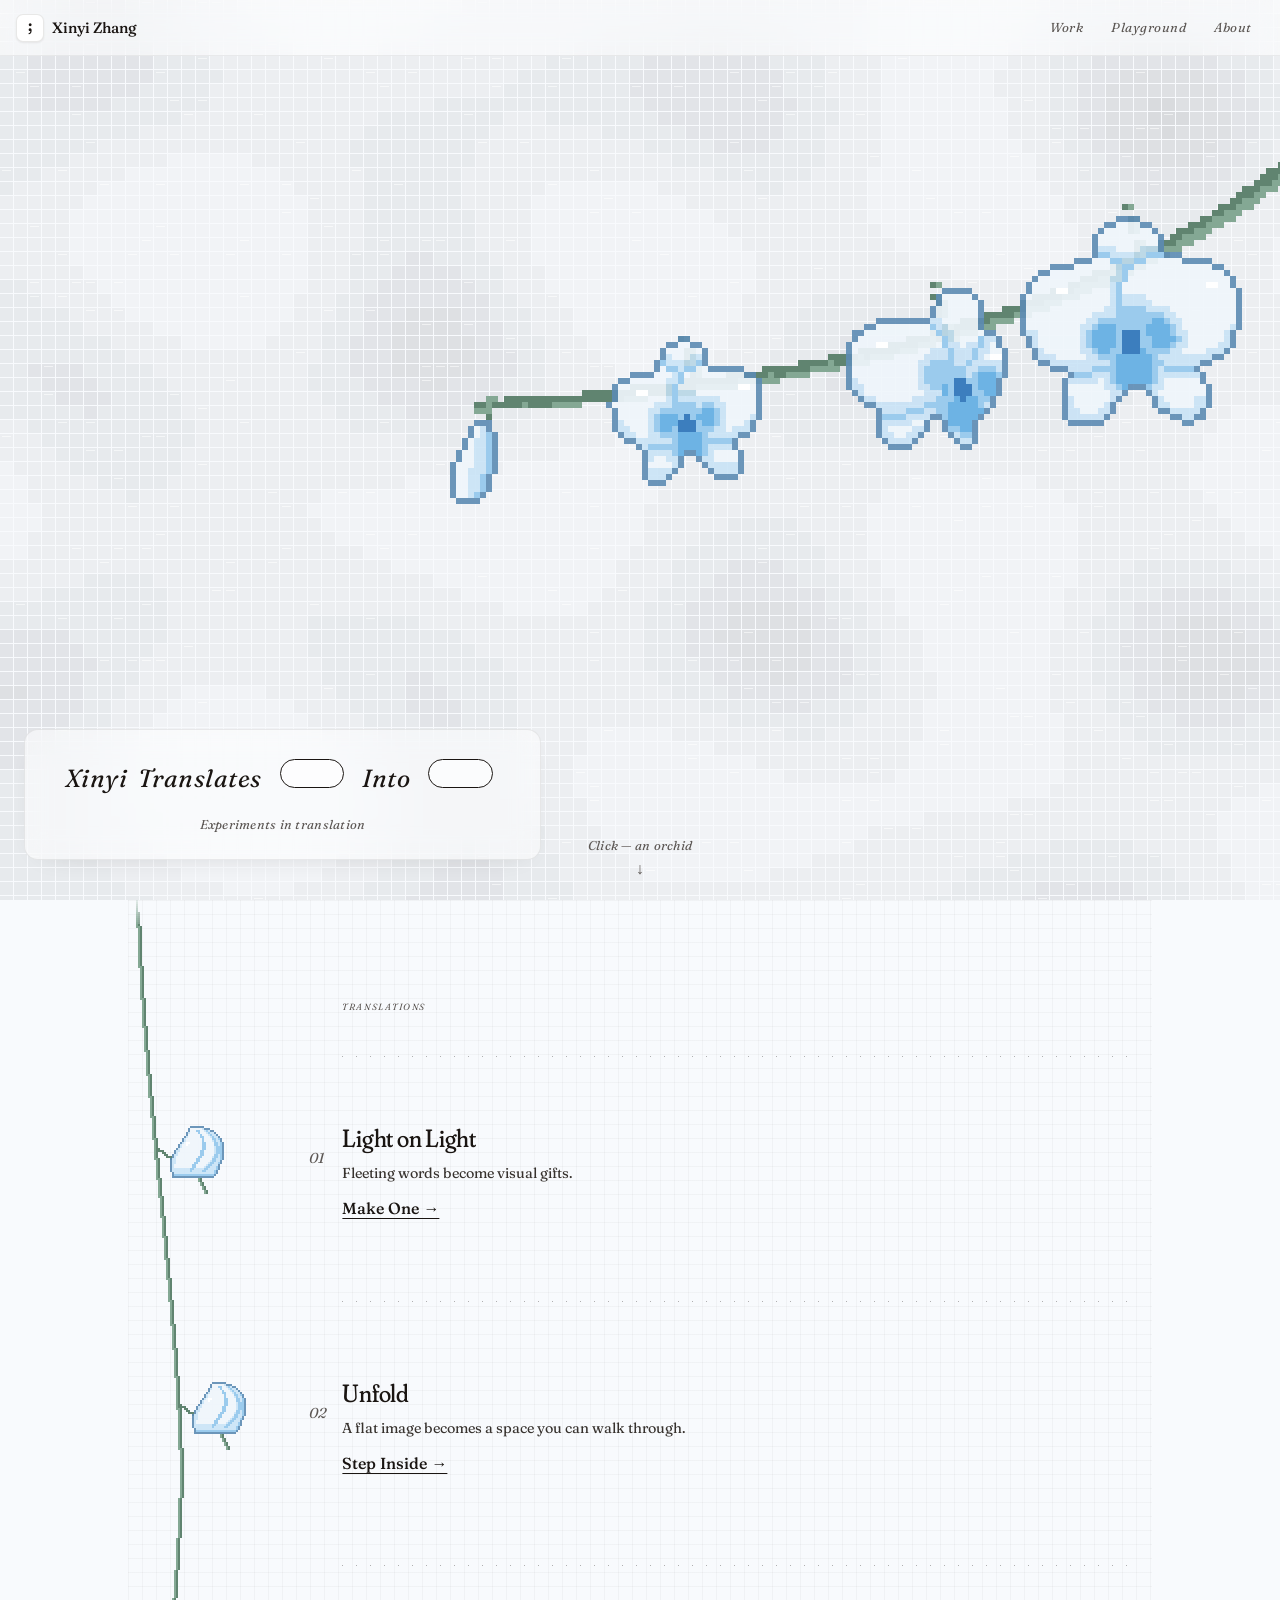
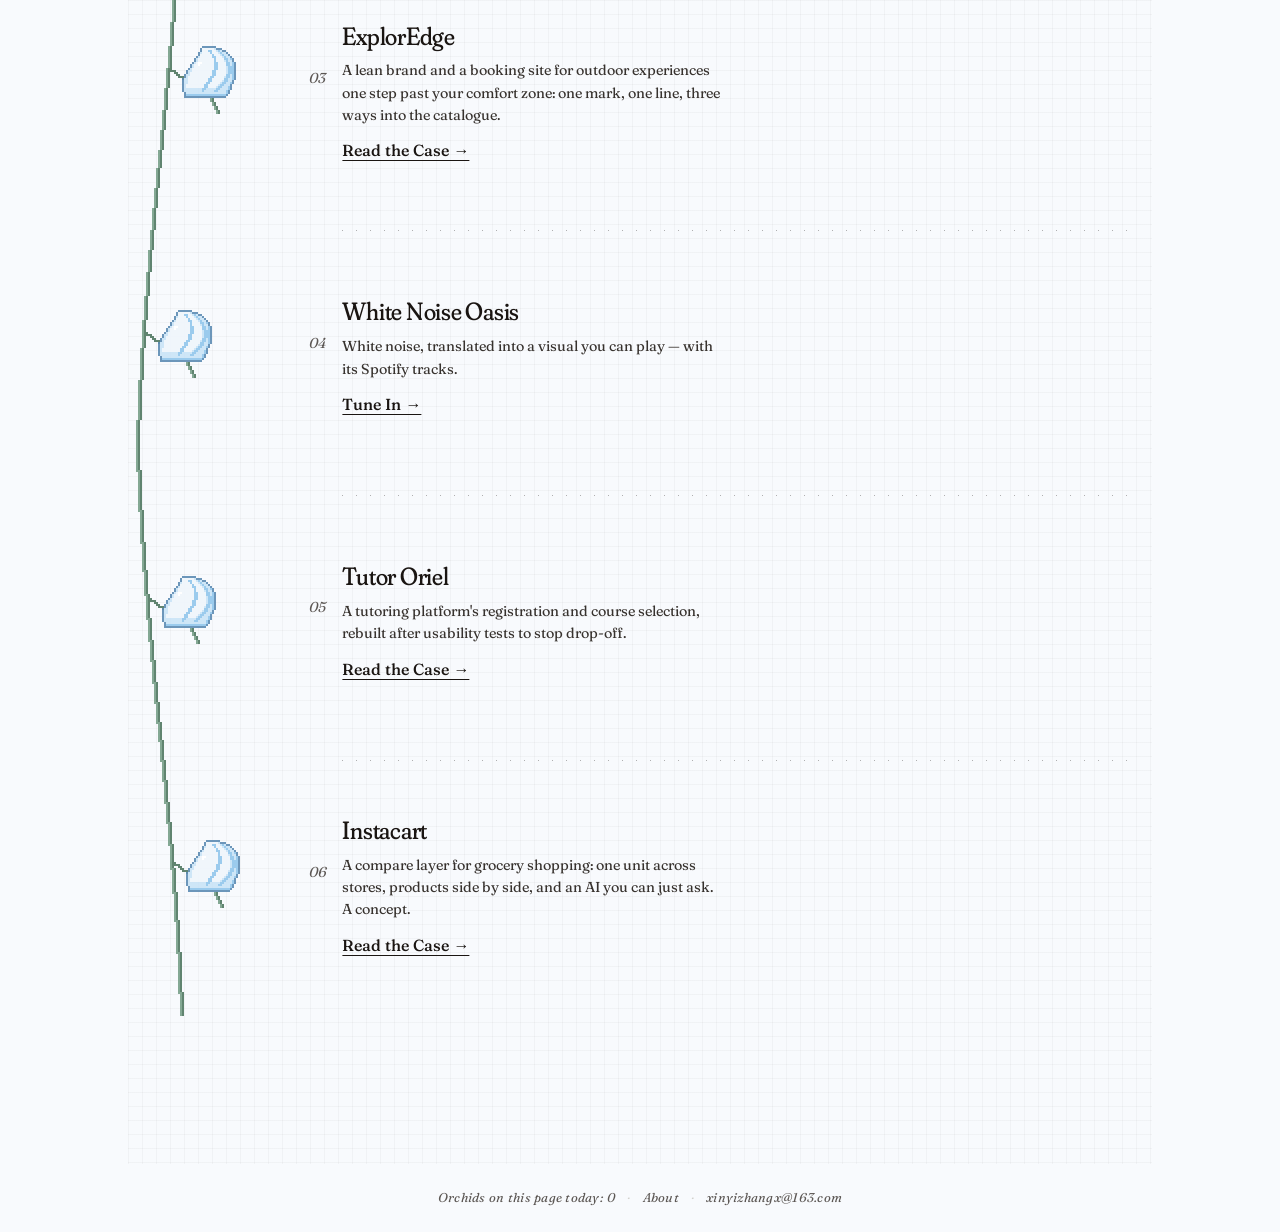
<file: index.html>
<!doctype html>
<html lang="en">
<head>
<meta charset="utf-8">
<meta name="viewport" content="width=device-width, initial-scale=1, viewport-fit=cover">
<title>Xinyi Zhang</title>
<link rel="icon" href="data:image/svg+xml,<svg xmlns='http://www.w3.org/2000/svg' viewBox='0 0 64 64'><rect x='1.5' y='1.5' width='61' height='61' rx='14' fill='%23ffffff' stroke='%23dcdad6' stroke-width='2'/><text x='32' y='46' text-anchor='middle' font-family='Fraunces,Georgia,serif' font-size='44' font-weight='600' fill='%23241f1c'>;</text></svg>">
<link rel="apple-touch-icon" href="assets/apple-touch-icon.png">
<meta name="description" content="Xinyi — experiments in translation: Light on Light, Unfold, ExplorEdge, White Noise Oasis, Tutor Oriel and Instacart — and a Playground of three image machines (Field, Explode, Bloom).">
<meta property="og:title" content="Xinyi Zhang">
<meta property="og:description" content="experiments in translation — an AI-native product manager &amp; designer">
<meta property="og:image" content="https://whereisxinyi.github.io/assets/og.png">
<meta property="og:type" content="website">
<meta property="og:url" content="https://whereisxinyi.github.io/">
<meta name="twitter:card" content="summary_large_image">
<meta name="twitter:image" content="https://whereisxinyi.github.io/assets/og.png">
<link rel="preconnect" href="https://fonts.googleapis.com">
<link rel="preconnect" href="https://fonts.gstatic.com" crossorigin>
<link href="https://fonts.googleapis.com/css2?family=Fraunces:ital,opsz,wght,SOFT,WONK@0,9..144,300..600,0..100,0..1;1,9..144,300..600,0..100,0..1&display=swap" rel="stylesheet">
<link rel="stylesheet" href="tokens.css?v=20260903k">
<link rel="stylesheet" href="styles.css?v=20260903k">
</head>
<body>

<header class="topbar">
  <a class="topbar__brand" href="index.html" aria-label="Xinyi Zhang — home">
    <span class="topbar__tile" aria-hidden="true">;</span>
    <span class="topbar__name">Xinyi Zhang</span>
  </a>
  <nav class="topbar__nav" aria-label="Site">
    <a class="topbar__link" href="#index">Work</a>
    <a class="topbar__link" href="lab/">Playground</a>
    <a class="topbar__link" href="about.html">About</a>
  </nav>
</header>

<main>

  <!-- ============ the paper (hero) ============ -->
  <section class="paper" id="paper" aria-label="Pixel glass. Click or tap anywhere to stamp an orchid.">
    <canvas class="paper__field" id="paperField" aria-hidden="true"></canvas>
    <canvas class="paper__stamps" id="paperStamps" aria-hidden="true"></canvas>

    <div class="paper__mid bloom" style="--i:0">
      <h1 class="line">Xinyi Translates <button class="pill" type="button" aria-label="a blank — go to the work"></button> Into <button class="pill" type="button" aria-label="a blank — go to the work"></button></h1>
      <p class="sub">Experiments in translation</p>
    </div>

    <div class="paper__hint bloom" style="--i:1">
      <span id="paperHint">Tap — an orchid</span>
      <a class="down" href="#index" aria-label="Go to the index of works">↓</a>
    </div>
  </section>

  <!-- ============ the index ============ -->
  <section class="index" id="index">
    <canvas class="stem" id="stemCanvas" aria-hidden="true"></canvas>

    <div class="group">
      <p class="group__label">Translations</p>

      <!-- 01 · Light on Light -->
      <article class="row" id="work-light">
        <div class="row__card">
          <div class="card">
            <div class="card__film" id="filmWrap">
              <video class="card__video" id="film" muted loop playsinline preload="none"
                     poster="assets/light-on-light-poster.jpg"
                     aria-label="Light on Light — demo film, 36 seconds">
                <source src="assets/light-on-light-film.mp4" type="video/mp4">
              </video>
              <button class="play" id="filmPlay" type="button" aria-label="Play the film">
                <span class="play__tri" aria-hidden="true"><i class="play__px play__px--a"></i><i class="play__px play__px--b"></i><i class="play__px play__px--c"></i></span>
              </button>
            </div>
          </div>
        </div>
        <div class="row__meta">
          <p class="row__num" aria-hidden="true">01</p>
          <h2 class="row__title"><span class="flip"><span class="flip__face flip__face--rest">Light on Light</span><span class="flip__face flip__face--act" aria-hidden="true">Fleeting words → visual gifts</span></span></h2>
          <p class="row__tag">Fleeting words become visual gifts.</p>
          <p class="row__ctas"><a class="row__cta" href="https://light-on-light.vercel.app/" target="_blank" rel="noopener">Make One&nbsp;→</a></p>
        </div>
      </article>

      <!-- 02 · Unfold -->
      <article class="row" id="work-unfold">
        <div class="row__card">
          <div class="card">
            <canvas class="mini" id="miniUnfold" width="320" height="200" aria-hidden="true"></canvas>
          </div>
        </div>
        <div class="row__meta">
          <p class="row__num" aria-hidden="true">02</p>
          <h2 class="row__title"><span class="flip"><span class="flip__face flip__face--rest">Unfold</span><span class="flip__face flip__face--act" aria-hidden="true">Flat image → a room</span></span></h2>
          <p class="row__tag">A flat image becomes a space you can walk through.</p>
          <p class="row__ctas"><a class="row__cta" href="https://whereisxinyi.github.io/resonance-exhibition/" target="_blank" rel="noopener">Step Inside&nbsp;→</a></p>
        </div>
      </article>

      <!-- 03 · ExplorEdge -->
      <article class="row" id="work-exploredge">
        <div class="row__card">
          <div class="card">
            <canvas class="mini mosaic" id="miniEdge" width="320" height="200" aria-hidden="true"></canvas>
          </div>
        </div>
        <div class="row__meta">
          <p class="row__num" aria-hidden="true">03</p>
          <h2 class="row__title"><span class="flip"><span class="flip__face flip__face--rest">ExplorEdge</span><span class="flip__face flip__face--act" aria-hidden="true">Comfort zone → a door left ajar</span></span></h2>
          <p class="row__tag">A lean brand and a booking site for outdoor experiences one step past your comfort zone: one mark, one line, three ways into the catalogue.</p>
          <p class="row__ctas"><a class="row__cta" href="work/exploredge/">Read the Case&nbsp;→</a></p>
        </div>
      </article>

      <!-- 04 · White Noise Oasis -->
      <article class="row" id="work-oasis">
        <div class="row__card">
          <div class="card">
            <canvas class="mini mini--oasis" id="miniOasis" width="320" height="200" aria-hidden="true"></canvas>
          </div>
        </div>
        <div class="row__meta">
          <p class="row__num" aria-hidden="true">04</p>
          <h2 class="row__title"><span class="flip"><span class="flip__face flip__face--rest">White Noise Oasis</span><span class="flip__face flip__face--act" aria-hidden="true">Sound → rings</span></span></h2>
          <p class="row__tag">White noise, translated into a visual you can play — with its Spotify tracks.</p>
          <p class="row__ctas"><a class="row__cta" href="https://xinyizhangx.github.io/Links/" target="_blank" rel="noopener">Tune In&nbsp;→</a></p>
        </div>
      </article>

      <!-- 05 · Tutor Oriel -->
      <article class="row" id="work-oriel">
        <div class="row__card">
          <div class="card">
            <canvas class="mini mosaic" id="miniOriel" width="320" height="200" aria-hidden="true"></canvas>
          </div>
        </div>
        <div class="row__meta">
          <p class="row__num" aria-hidden="true">05</p>
          <h2 class="row__title"><span class="flip"><span class="flip__face flip__face--rest">Tutor Oriel</span><span class="flip__face flip__face--act" aria-hidden="true">Sign-up → students who stay</span></span></h2>
          <p class="row__tag">A tutoring platform's registration and course selection, rebuilt after usability tests to stop drop-off.</p>
          <p class="row__ctas"><a class="row__cta" href="work/tutor-oriel/">Read the Case&nbsp;→</a></p>
        </div>
      </article>

      <!-- 06 · Instacart -->
      <article class="row" id="work-instacart">
        <div class="row__card">
          <div class="card">
            <canvas class="mini mosaic" id="miniCart" width="320" height="200" aria-hidden="true"></canvas>
          </div>
        </div>
        <div class="row__meta">
          <p class="row__num" aria-hidden="true">06</p>
          <h2 class="row__title"><span class="flip"><span class="flip__face flip__face--rest">Instacart</span><span class="flip__face flip__face--act" aria-hidden="true">A list → a comparison</span></span></h2>
          <p class="row__tag">A compare layer for grocery shopping: one unit across stores, products side by side, and an AI you can just ask. A concept.</p>
          <p class="row__ctas"><a class="row__cta" href="work/instacart/">Read the Case&nbsp;→</a></p>
        </div>
      </article>
    </div>

  </section>
</main>

<footer class="strip">
  <span>Orchids on this page today: <span id="tally">0</span></span>
  <span class="strip__dot" aria-hidden="true">·</span>
  <a class="strip__link" href="about.html">About</a>
  <span class="strip__dot" aria-hidden="true">·</span>
  <a class="strip__link" href="mailto:xinyizhangx@163.com">xinyizhangx@163.com</a>
</footer>

<script src="orchid-sprites.js?v=20260903k"></script>
<script src="main.js?v=20260903k"></script>
</body>
</html>
</file>
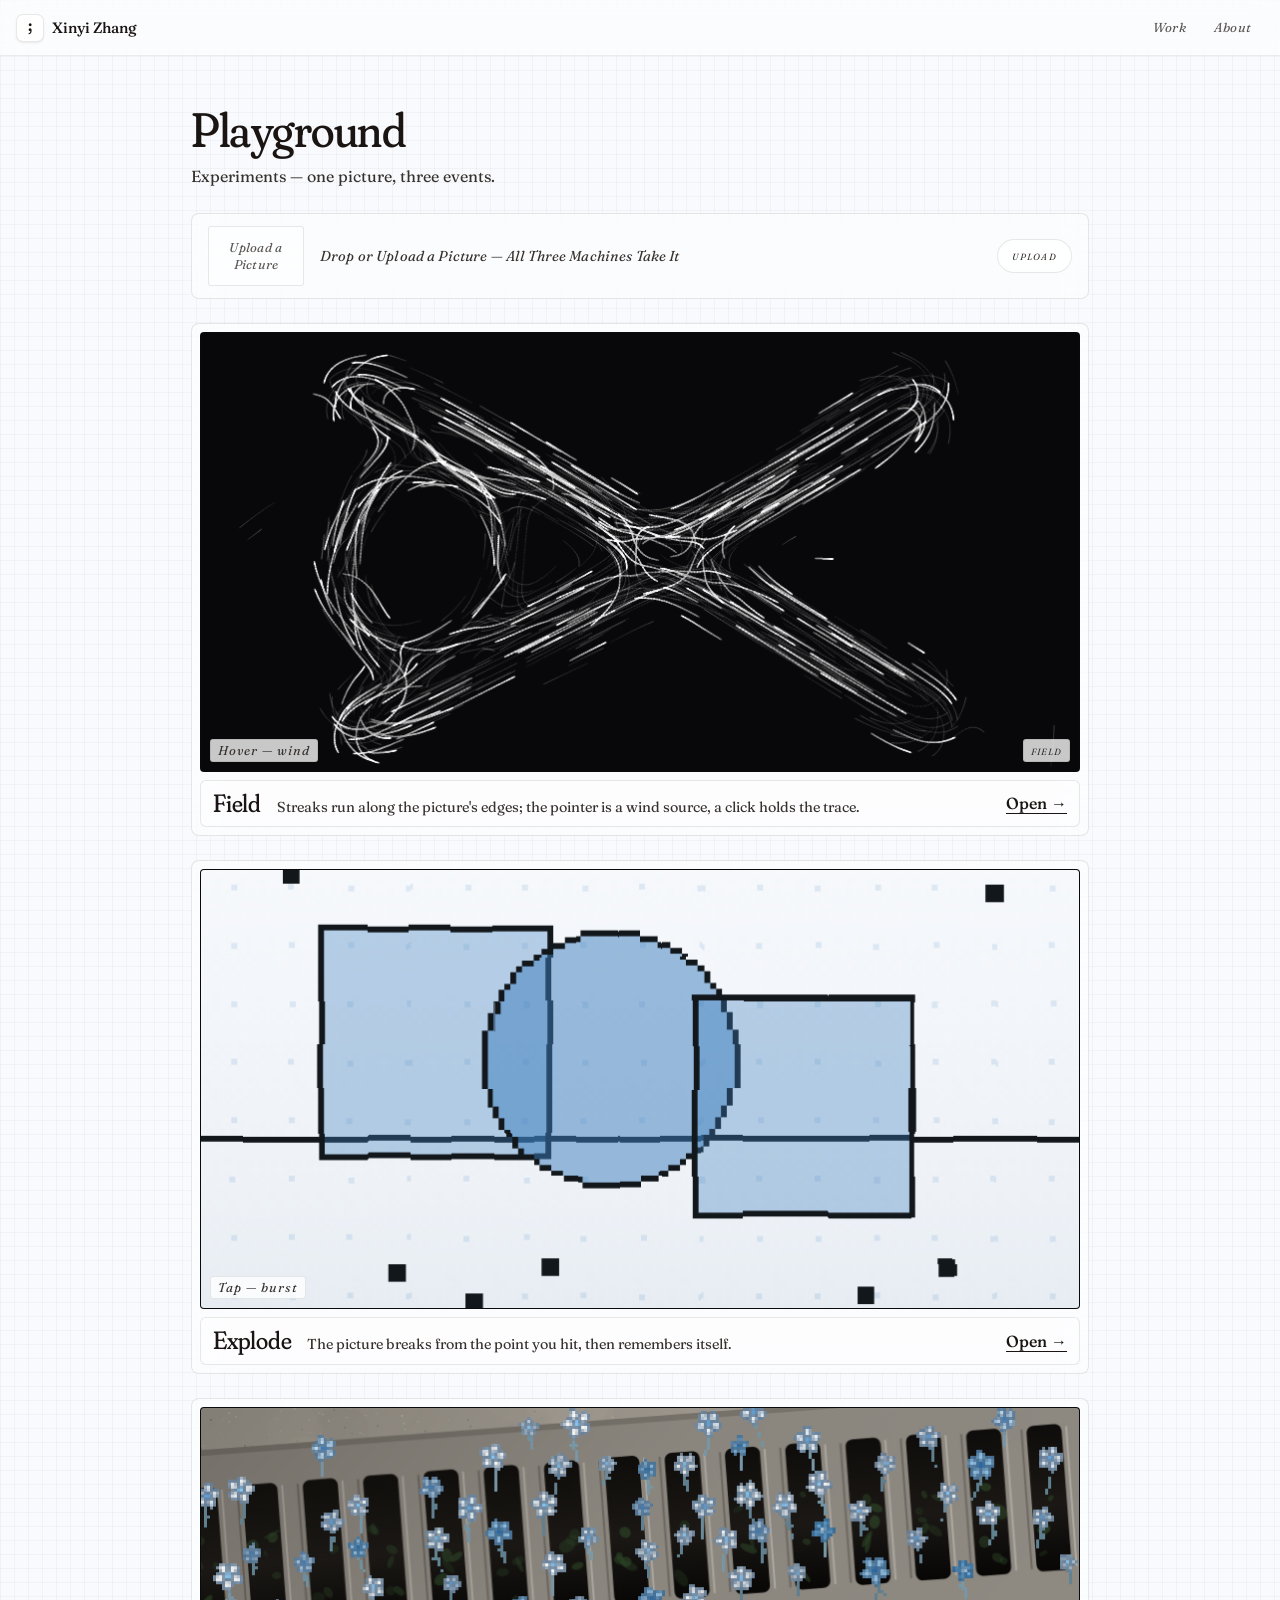
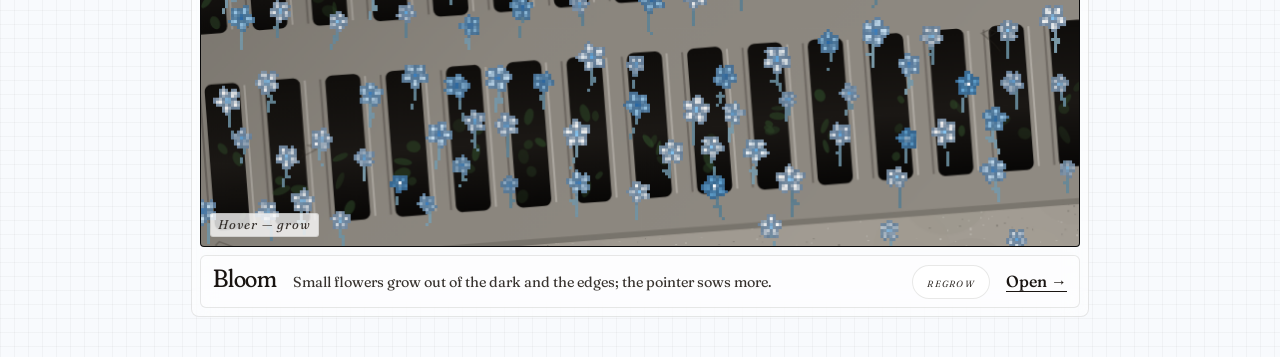
<file: lab/index.html>
<!doctype html>
<html lang="en">
<head>
<meta charset="utf-8">
<meta name="viewport" content="width=device-width, initial-scale=1, viewport-fit=cover">
<title>Playground · Xinyi</title>
<meta name="description" content="One picture, three events. Field, Explode and Bloom run live on the same picture — drop your own, nothing leaves the browser.">
<link rel="icon" href="data:image/svg+xml,<svg xmlns='http://www.w3.org/2000/svg' viewBox='0 0 64 64'><rect x='1.5' y='1.5' width='61' height='61' rx='14' fill='%23ffffff' stroke='%23dcdad6' stroke-width='2'/><text x='32' y='46' text-anchor='middle' font-family='Fraunces,Georgia,serif' font-size='44' font-weight='600' fill='%23241f1c'>;</text></svg>">
<link rel="preconnect" href="https://fonts.googleapis.com">
<link rel="preconnect" href="https://fonts.gstatic.com" crossorigin>
<link href="https://fonts.googleapis.com/css2?family=Fraunces:ital,opsz,wght,SOFT,WONK@0,9..144,300..600,0..100,0..1;1,9..144,300..600,0..100,0..1&display=swap" rel="stylesheet">
<link rel="stylesheet" href="../tokens.css?v=20260903k">
<style>
*, *::before, *::after { box-sizing: border-box; margin: 0; padding: 0; }
/* the site pointer: a 22x22 pixel arrow, ink on a 1 px near-white outline */
@media (hover: hover) and (pointer: fine) {
  html { cursor: url("data:image/svg+xml,%3Csvg xmlns='http://www.w3.org/2000/svg' width='22' height='22' viewBox='0 0 22 22' shape-rendering='crispEdges'%3E%3Cpath d='M1 1H3V3H5V5H7V7H9V9H11V11H13V13H15V15H11V21H7V17H5V19H1Z' fill='%23241f1c' stroke='%23f7f8fa' stroke-width='2' paint-order='stroke'/%3E%3C/svg%3E") 1 1, auto; }
  a, button, [role="button"], label.btn {
    cursor: url("data:image/svg+xml,%3Csvg xmlns='http://www.w3.org/2000/svg' width='22' height='22' viewBox='0 0 22 22' shape-rendering='crispEdges'%3E%3Cpath d='M1 1H3V3H5V5H7V7H9V9H11V11H13V13H15V15H11V21H7V17H5V19H1Z' fill='%23241f1c' stroke='%23f7f8fa' stroke-width='2' paint-order='stroke'/%3E%3Crect x='1' y='3' width='4' height='4' fill='%2387c6f2'/%3E%3C/svg%3E") 1 1, pointer;
  }
}

/* ---- pixel glass: the site's one material, copied from styles.css ---- */
:root {
  --hero-ground: oklch(98.5% 0.004 240);
  --hero-glass:  rgba(255, 255, 255, 0.55);
  --hero-blur:   blur(14px) saturate(130%);
  --hero-hair:   rgba(36, 31, 28, 0.08);
  --hero-grid:   rgba(36, 31, 28, 0.035);
  --card-glass:  rgba(255, 255, 255, 0.5);
  --card-blur:   blur(12px) saturate(120%);
  --card-hair:   rgba(36, 31, 28, 0.10);
  --bar-h:       56px;

  /* colour discipline: ink, cool near-white, orchid blue. nothing warm. */
  --color-accent: oklch(20% 0.010 60);
  --color-focus:  oklch(20% 0.010 60);
  --orchid:       oklch(58% 0.12 250);
  --faint:        rgba(36, 31, 28, 0.42);
  --tap: 0px;
}
@media (hover: none), (pointer: coarse) { :root { --tap: 44px; } }

html { overflow-x: clip; background: var(--hero-ground); }
body {
  overflow-x: clip;
  min-height: 100dvh;
  background-color: var(--hero-ground);
  background-image:
    repeating-linear-gradient(90deg, var(--hero-grid) 0 1px, transparent 1px 14px),
    repeating-linear-gradient(180deg, var(--hero-grid) 0 1px, transparent 1px 14px);
  color: var(--color-ink);
  font-family: var(--font-body);
  font-weight: 400;
  font-variation-settings: var(--vf-body);
  font-feature-settings: normal;
  font-size: var(--text-base);
  line-height: 1.55;
  -webkit-font-smoothing: antialiased;
}
::selection { background: var(--color-accent); color: #fff; }
a:focus-visible, button:focus-visible, label.btn:focus-within {
  outline: 2px solid var(--color-focus);
  outline-offset: 3px;
  border-radius: var(--radius-sm);
}
.hidden-defs { position: absolute; width: 0; height: 0; overflow: hidden; }

/* the top bar: full-width glass, ; + Xinyi Zhang on the left, links on the right */
.topbar {
  position: fixed;
  inset: 0 0 auto 0;
  z-index: 60;
  height: var(--bar-h);
  display: flex;
  align-items: center;
  justify-content: space-between;
  gap: var(--space-md);
  padding-inline: max(var(--space-md), env(safe-area-inset-left)) max(var(--space-md), env(safe-area-inset-right));
  background: rgba(255, 255, 255, 0.55);
  -webkit-backdrop-filter: var(--hero-blur);
  backdrop-filter: var(--hero-blur);
  border-bottom: 1px solid var(--hero-hair);
}
.topbar__brand {
  display: inline-flex;
  align-items: center;
  gap: var(--space-xs);
  min-width: 0;
  color: var(--color-ink);
  text-decoration: none;
}
.topbar__tile {
  flex: none;
  display: grid;
  place-items: center;
  width: 28px;
  height: 28px;
  border-radius: 7px;
  background: #fff;
  border: 1px solid var(--card-hair);
  box-shadow: 0 1px 2px rgba(36, 31, 28, 0.08);
  font-family: var(--font-display);
  font-weight: 600;
  font-variation-settings: var(--vf-display);
  font-feature-settings: var(--ff-display);
  font-size: 18px;
  line-height: 1;
  padding-block-end: 5px;                /* optical centring for the semicolon */
}
.topbar__name {
  font-family: var(--font-body);
  font-weight: 400;
  font-variation-settings: var(--vf-body);
  font-feature-settings: normal;
  font-weight: 500;
  font-size: 15px;
  letter-spacing: -0.005em;
  white-space: nowrap;
}
.topbar__nav { display: flex; align-items: center; gap: var(--space-2xs); }
.topbar__link {
  display: inline-flex;
  align-items: center;
  justify-content: center;
  min-height: max(var(--tap), 32px);
  padding-inline: var(--space-sm);
  border-radius: 999px;
  font-family: var(--font-mono);
  font-style: italic;
  font-weight: 400;
  font-variation-settings: var(--vf-label);
  font-feature-settings: normal;
  letter-spacing: var(--track-label);
  font-size: 13px;
  letter-spacing: 0.04em;
  line-height: 1.6;
  color: var(--color-muted);
  text-decoration: none;
  transition: color var(--dur-short) var(--ease-out);
}
.topbar__link:hover { color: var(--color-ink); }

/* ---- the bench ---- */
.lab {
  max-width: 62rem;
  margin-inline: auto;
  padding: calc(var(--bar-h) + 48px) max(var(--space-md), env(safe-area-inset-left)) var(--space-xl);
  display: flex;
  flex-direction: column;
  gap: var(--space-lg);
}
.bench { width: 100%; max-width: 898px; margin-inline: auto; }
.head { width: 100%; max-width: 898px; margin-inline: auto; }
/* display type: Fraunces with its soft/wonky axes open — the swash forms */
.display, .head__title, .bar__name {
  font-family: var(--font-display);
  font-weight: 420;
  font-variation-settings: "opsz" 144, "SOFT" 100, "WONK" 1;
  font-feature-settings: "dlig" 1, "ss01" 1, "calt" 1;
  letter-spacing: -0.01em;
}
.head__title {
  font-size: clamp(2.2rem, 7.7vw, 3.02rem);
  line-height: 1.08;
}
.head__lead { margin-top: var(--space-xs); color: var(--color-ink-2); max-width: 46ch; }

/* the drop zone: one glass bar across the bench */
.drop {
  display: flex;
  align-items: center;
  flex-wrap: wrap;
  gap: var(--space-sm) var(--space-md);
  padding: var(--space-sm) var(--space-md);
  background: var(--card-glass);
  -webkit-backdrop-filter: var(--card-blur);
  backdrop-filter: var(--card-blur);
  border: 1px solid var(--card-hair);
  border-radius: 8px;
  cursor: pointer;
  transition: border-color var(--dur-short) var(--ease-out), background-color var(--dur-short) var(--ease-out);
}
.drop.is-drop { border-color: var(--orchid); background: rgba(255, 255, 255, 0.72); }
.drop__thumb, .drop__none {
  flex: none;
  display: block;
  width: 96px;
  height: 60px;
  border: 1px solid var(--card-hair);
  border-radius: 3px;
  background: #fff;
}
.drop__thumb[hidden], .drop__none[hidden] { display: none; }
.drop__none {
  display: grid;
  place-items: center;
  padding: 0 4px;
  text-align: center;
  font-family: var(--font-mono);
  font-style: italic;
  font-weight: 400;
  font-variation-settings: var(--vf-label);
  font-feature-settings: normal;
  letter-spacing: var(--track-label);
  font-size: var(--text-xs);
  line-height: 1.3;
  letter-spacing: 0.02em;
  color: var(--color-muted);
  background: rgba(255, 255, 255, 0.5);
}
.drop__txt { flex: 1 1 16rem; min-width: 0; }
.drop__line {
  font-family: var(--font-mono);
  font-style: italic;
  font-weight: 400;
  font-variation-settings: var(--vf-label);
  font-feature-settings: normal;
  letter-spacing: var(--track-label);
  font-size: var(--text-sm);
  color: var(--color-ink-2);
  letter-spacing: 0.01em;
}
/* the three machines */
.rig { display: flex; flex-direction: column; gap: var(--space-lg); margin-top: var(--space-lg); }
.machine {
  padding: 8px;
  background: var(--card-glass);
  -webkit-backdrop-filter: var(--card-blur);
  backdrop-filter: var(--card-blur);
  border: 1px solid var(--card-hair);
  border-radius: 8px;
}
.machine__stage { position: relative; line-height: 0; }
.machine__cv {
  display: block;
  width: 100%;
  aspect-ratio: 2 / 1;
  background: #08080a;
  border: 1px solid var(--card-hair);
  border-radius: 4px;
  touch-action: manipulation;
}
.machine__hint, .machine__state {
  position: absolute;
  bottom: 10px;
  font-family: var(--font-mono);
  font-variant-numeric: tabular-nums;
  font-style: italic;
  font-weight: 400;
  font-variation-settings: var(--vf-label);
  font-feature-settings: normal;
  letter-spacing: var(--track-label);
  font-size: var(--text-xs);
  letter-spacing: 0.08em;
  line-height: 1.5;
  color: var(--color-ink-2);
  background: rgba(255, 255, 255, 0.78);
  border: 1px solid var(--card-hair);
  border-radius: 3px;
  padding: 1px 7px;
  pointer-events: none;
}
.machine__hint { left: 10px; }
.machine__state { right: 10px; font-variant-caps: all-small-caps; }
.bar {
  display: flex;
  align-items: baseline;
  flex-wrap: wrap;
  gap: var(--space-xs) var(--space-md);
  margin-top: 8px;
  padding: var(--space-xs) var(--space-sm);
  background: rgba(255, 255, 255, 0.42);
  border: 1px solid var(--card-hair);
  border-radius: 6px;
}
.bar__name {
  font-size: var(--text-lg);
  line-height: 1.15;
}
.bar__line { flex: 1 1 16rem; min-width: 0; font-size: var(--text-sm); color: var(--color-ink-2); }
.bar__go {
  align-self: center;
  color: var(--color-accent);
  font-weight: 500;
  text-decoration: underline;
  text-decoration-thickness: 1px;
  text-underline-offset: 4px;
  min-height: max(var(--tap), 0px);
  display: inline-flex;
  align-items: center;
  transition: text-decoration-thickness var(--dur-micro) var(--ease-out);
}
.bar__go:hover { text-decoration-thickness: 2.5px; }

/* glass pill buttons */
.btn {
  position: relative;
  appearance: none;
  display: inline-flex;
  align-items: center;
  justify-content: center;
  min-height: max(var(--tap), 34px);
  font-family: var(--font-mono);
  font-style: italic;
  font-weight: 400;
  font-variation-settings: var(--vf-label);
  font-feature-settings: normal;
  letter-spacing: var(--track-label);
  font-size: var(--text-xs);
  letter-spacing: 0.10em;
  font-variant-caps: all-small-caps;
  line-height: 1.2;
  color: var(--color-ink-2);
  background: rgba(255, 255, 255, 0.62);
  -webkit-backdrop-filter: blur(8px) saturate(120%);
  backdrop-filter: blur(8px) saturate(120%);
  border: 1px solid var(--card-hair);
  border-radius: 999px;
  padding: 0.45em 1.1em;
  white-space: nowrap;
  text-decoration: none;
  cursor: pointer;
  transition: color var(--dur-micro) var(--ease-out), border-color var(--dur-micro) var(--ease-out);
}
.btn:hover { color: var(--color-ink); border-color: rgba(36, 31, 28, 0.30); }
.btn input { position: absolute; inset: 0; width: 100%; height: 100%; opacity: 0; cursor: pointer; }
@media (max-width: 46rem) {
  .machine__cv { aspect-ratio: 4 / 3; }
  .drop { gap: var(--space-sm); }
  .drop__thumb, .drop__none { width: 72px; height: 45px; }
  .bar__name { font-size: 1.25rem; }
}
@media (prefers-reduced-motion: reduce) {
  .drop, .btn, .machine__cv { transition: none; }
}
</style>
</head>
<body>

<svg class="hidden-defs" aria-hidden="true" focusable="false" width="0" height="0">
  <filter id="pxa" color-interpolation-filters="sRGB">
    <feComponentTransfer><feFuncA type="discrete" tableValues="0 1"/></feComponentTransfer>
  </filter>
</svg>

<header class="topbar">
  <a class="topbar__brand" href="../index.html" aria-label="Xinyi Zhang — home">
    <span class="topbar__tile" aria-hidden="true">;</span>
    <span class="topbar__name">Xinyi Zhang</span>
  </a>
  <nav class="topbar__nav" aria-label="Site">
    <a class="topbar__link" href="../index.html#index">Work</a>
    <a class="topbar__link" href="../about.html">About</a>
  </nav>
</header>

<main class="lab">
  <header class="head">
    <h1 class="head__title">Playground</h1>
    <p class="head__lead">Experiments — one picture, three events.</p>
  </header>

  <div class="bench">
    <section class="drop" id="drop" aria-label="The picture all three machines run on">
      <canvas class="drop__thumb" id="thumb" width="192" height="120" aria-hidden="true" hidden></canvas>
      <p class="drop__none" id="dropNone">Upload a Picture</p>
      <div class="drop__txt">
        <p class="drop__line" id="dropLine">Drop or Upload a Picture — All Three Machines Take It</p>
      </div>
      <label class="btn">Upload<input type="file" id="file" accept="image/*" aria-label="Upload a picture"></label>
    </section>

    <div class="rig">
      <article class="machine">
        <div class="machine__stage">
          <canvas class="machine__cv" id="cvField" aria-label="Field — streaks advected by the picture, live"></canvas>
          <p class="machine__hint">Hover — wind</p>
          <p class="machine__state" id="fieldState">Field</p>
        </div>
        <div class="bar">
          <h2 class="bar__name">Field</h2>
          <p class="bar__line">Streaks run along the picture's edges; the pointer is a wind source, a click holds the trace.</p>
          <a class="bar__go" href="field/">Open&nbsp;→</a>
        </div>
      </article>

      <article class="machine">
        <div class="machine__stage">
          <canvas class="machine__cv" id="cvExplode" aria-label="Explode — the picture bursts from where you tap, live"></canvas>
          <p class="machine__hint">Tap — burst</p>
        </div>
        <div class="bar">
          <h2 class="bar__name">Explode</h2>
          <p class="bar__line">The picture breaks from the point you hit, then remembers itself.</p>
          <a class="bar__go" href="explode/">Open&nbsp;→</a>
        </div>
      </article>

      <article class="machine">
        <div class="machine__stage">
          <canvas class="machine__cv" id="cvBloom" aria-label="Bloom — pixel flowers growing on the picture, live"></canvas>
          <p class="machine__hint">Hover — grow</p>
        </div>
        <div class="bar">
          <h2 class="bar__name">Bloom</h2>
          <p class="bar__line">Small flowers grow out of the dark and the edges; the pointer sows more.</p>
          <button class="btn" type="button" id="regrow">Regrow</button>
          <a class="bar__go" href="bloom/">Open&nbsp;→</a>
        </div>
      </article>
    </div>

  </div>
</main>

<script>
(function () {
  'use strict';
  var RM = matchMedia('(prefers-reduced-motion: reduce)').matches;
  var COOL = '#f8fafd';                  /* the cool hero ground */
  var MAXEDGE = 1200;                    /* uploads are downscaled to this long edge */
  var DPRCAP = 2, AREACAP = 900000;      /* backing store budget per machine */

  /* ---------- the pictures ----------
     Each machine speaks its own picture: the one its own page is built on.
     Bring a picture and it replaces all three at once — one picture, three events. */
  var userPic = null;                                    /* null until someone brings one */
  var picVer = 0, picName = 'no picture yet';

  function mk(s) {                                       /* deterministic prng */
    var a = s >>> 0;
    return function () {
      a += 0x6D2B79F5;
      var t = a;
      t = Math.imul(t ^ (t >>> 15), t | 1);
      t ^= t + Math.imul(t ^ (t >>> 7), t | 61);
      return ((t ^ (t >>> 14)) >>> 0) / 4294967296;
    };
  }

  /* Field's own picture: the X-shaped ribbon knot from lab/field — black ground,
     white ribbons whose ridges the flow field runs along. */
  function fieldSample() {
    var w = 960, h = 600;
    var c = document.createElement('canvas'); c.width = w; c.height = h;
    var g = c.getContext('2d');
    g.fillStyle = '#000'; g.fillRect(0, 0, w, h);
    g.lineCap = 'round'; g.lineJoin = 'round';
    var cx = w / 2, cy = h / 2;
    function band(width, alpha, blur, path) {
      g.filter = 'blur(' + blur + 'px)';
      g.strokeStyle = 'rgba(255,255,255,' + alpha + ')';
      g.lineWidth = width;
      g.lineCap = 'round';
      g.beginPath(); path(); g.stroke();
    }
    band(20, 0.95, 5, function () { g.moveTo(cx - 300, cy - 176); g.quadraticCurveTo(cx, cy - 26, cx + 306, cy + 172); });
    band(20, 0.95, 5, function () { g.moveTo(cx + 300, cy - 168); g.quadraticCurveTo(cx, cy + 30, cx - 302, cy + 178); });
    band(13, 0.80, 4, function () { g.ellipse(cx - 236, cy + 4, 88, 108, 0.35, 0, 6.2832); });
    band(54, 0.28, 20, function () { g.moveTo(cx - 296, cy - 172); g.quadraticCurveTo(cx, cy - 26, cx + 302, cy + 168); });
    band(54, 0.28, 20, function () { g.moveTo(cx + 296, cy - 164); g.quadraticCurveTo(cx, cy + 30, cx - 298, cy + 174); });
    g.filter = 'none';
    return c;
  }

  /* Explode's own picture — a cool pixel-grid still life.
     Drawn on a 150x100 block grid and blown back up nearest-neighbour to
     900x600: cool near-white ground, three overlapping translucent blue
     shapes with 1-block ink outlines, one hairline horizon, a few 3-block
     ink dots. Ink + orchid blue only; nothing warm anywhere. */
  function explodeSample() {
    var W = 900, H = 600, CELL = 6, GW = W / CELL, GH = H / CELL;   /* 150 x 100 blocks */
    var INK = '#12171b';                                            /* oklch(20% .012 250) */
    var BLUE = '60,126,190';                                        /* oklch(58% .12 250) */
    var lo = document.createElement('canvas');
    lo.width = GW; lo.height = GH;
    var g = lo.getContext('2d');

    /* the ground: cool near-white cooling and deepening downwards */
    var gr = g.createLinearGradient(0, 0, 0, GH);
    gr.addColorStop(0, '#f8fafd');
    gr.addColorStop(0.68, '#eef2f7');
    gr.addColorStop(1, '#e2e9f0');
    g.fillStyle = gr;
    g.fillRect(0, 0, GW, GH);

    /* a faint blue register grid, one block every ten */
    g.fillStyle = 'rgba(' + BLUE + ',0.13)';
    for (var gy = 5; gy < GH; gy += 10) for (var gx = 5; gx < GW; gx += 10) g.fillRect(gx, gy, 1, 1);

    /* the horizon: one block high, edge to edge */
    var HZ = 58;
    g.fillStyle = INK;
    g.fillRect(0, HZ, GW, 1);

    /* three overlapping shapes. each is filled at its own alpha, then outlined
       with exactly one block of ink, so the overlaps stay legible. */
    function paint(inside, alpha) {
      var x, y, m = [];
      for (y = 0; y < GH; y++) { m[y] = []; for (x = 0; x < GW; x++) m[y][x] = inside(x, y) ? 1 : 0; }
      g.fillStyle = 'rgba(' + BLUE + ',' + alpha + ')';
      for (y = 0; y < GH; y++) {
        var run = -1;
        for (x = 0; x <= GW; x++) {
          if (x < GW && m[y][x]) { if (run < 0) run = x; }
          else if (run >= 0) { g.fillRect(run, y, x - run, 1); run = -1; }
        }
      }
      g.fillStyle = INK;
      for (y = 0; y < GH; y++) for (x = 0; x < GW; x++) {
        if (!m[y][x]) continue;
        var edge = !m[y][x - 1] || !m[y][x + 1] || !(m[y - 1] && m[y - 1][x]) || !(m[y + 1] && m[y + 1][x]);
        if (edge) g.fillRect(x, y, 1, 1);
      }
    }
    function box(x0, y0, w, h) { return function (x, y) { return x >= x0 && x < x0 + w && y >= y0 && y < y0 + h; }; }
    function disc(cx, cy, r) {
      return function (x, y) { var dx = x + 0.5 - cx, dy = y + 0.5 - cy; return dx * dx + dy * dy <= r * r; };
    }
    paint(box(20, 22, 40, 40), 0.35);      /* left square */
    paint(disc(70, 45, 22), 0.50);         /* the circle it leans on */
    paint(box(84, 34, 38, 38), 0.35);      /* right square, standing across the horizon */

    /* a few 3-block ink dots, the punctuation of the plate */
    g.fillStyle = INK;
    var dots = [[32, 80], [45, 85], [58, 79], [112, 84], [126, 79], [138, 88], [14, 12], [134, 15]];
    for (var d = 0; d < dots.length; d++) g.fillRect(dots[d][0], dots[d][1], 3, 3);

    /* blow the block grid back up, nearest neighbour */
    var c = document.createElement('canvas');
    c.width = W; c.height = H;
    var x2 = c.getContext('2d');
    x2.imageSmoothingEnabled = false;
    x2.drawImage(lo, 0, 0, W, H);
    return c;
  }

  /* Bloom's own picture: the concrete slab with the dark drain grate, from lab/bloom. */
  function bloomSample() {
    var SW = 900, SH = 600, i, j;
    var c = document.createElement('canvas'); c.width = SW; c.height = SH;
    var x = c.getContext('2d'), r = mk(4711);
    function sh(col, k) { return [Math.min(255, col[0] * k), Math.min(255, col[1] * k), Math.min(255, col[2] * k)]; }
    function rgba(col, a) { return 'rgba(' + (col[0] | 0) + ',' + (col[1] | 0) + ',' + (col[2] | 0) + ',' + a + ')'; }
    x.fillStyle = '#a29c93'; x.fillRect(0, 0, SW, SH);
    for (i = 0; i < 150; i++) {                          /* mottled concrete */
      var k = 0.86 + r() * 0.26;
      x.fillStyle = rgba(sh([162, 156, 147], k), 0.16);
      x.beginPath(); x.arc(r() * SW, r() * SH, 9 + r() * 42, 0, 6.2832); x.fill();
    }
    for (i = 0; i < 2600; i++) {                         /* aggregate speckle */
      var v = r() < 0.5 ? 52 : 240;
      x.fillStyle = 'rgba(' + v + ',' + v + ',' + (v - 4) + ',' + (0.07 + r() * 0.24) + ')';
      x.fillRect(r() * SW | 0, r() * SH | 0, 1 + (r() * 2 | 0), 1 + (r() * 2 | 0));
    }
    x.save();
    x.translate(SW / 2, SH / 2); x.rotate(-0.075);
    x.fillStyle = '#8f8a82'; x.fillRect(-540, -215, 1080, 430);       /* the grate frame */
    x.fillStyle = 'rgba(60,56,50,0.25)';
    x.fillRect(-540, -215, 1080, 6); x.fillRect(-540, 209, 1080, 6);
    for (j = 0; j < 2; j++) {
      var top = j ? 26 : -176;
      for (i = 0; i < 17; i++) {
        var sx = -520 + i * 62 + (j ? 8 : 0), sw = 36, sht = 150;
        var slot = x.createLinearGradient(0, top, 0, top + sht);
        slot.addColorStop(0, '#0f0d0b'); slot.addColorStop(0.55, '#1b1815'); slot.addColorStop(1, '#080706');
        x.fillStyle = slot;
        x.beginPath(); x.roundRect(sx, top, sw, sht, 7); x.fill();
        var n = 3 + (r() * 4 | 0);                       /* a hint of leaf in the dark */
        for (var q = 0; q < n; q++) {
          x.fillStyle = 'rgba(46,72,40,' + (0.28 + r() * 0.4) + ')';
          x.beginPath();
          x.ellipse(sx + 6 + r() * (sw - 12), top + sht * (0.35 + r() * 0.6), 3 + r() * 7, 2 + r() * 5, r() * 3, 0, 6.2832);
          x.fill();
        }
        x.strokeStyle = 'rgba(255,252,244,0.30)'; x.lineWidth = 2;
        x.beginPath(); x.moveTo(sx + sw + 5, top + 3); x.lineTo(sx + sw + 5, top + sht - 3); x.stroke();
        x.strokeStyle = 'rgba(40,36,30,0.30)';
        x.beginPath(); x.moveTo(sx - 5, top + 3); x.lineTo(sx - 5, top + sht - 3); x.stroke();
      }
    }
    x.restore();
    x.strokeStyle = 'rgba(46,42,36,0.30)'; x.lineWidth = 1.4; x.lineCap = 'round';
    for (i = 0; i < 4; i++) {                            /* hairline cracks in the slab */
      var cx = r() * SW, cy = r() * SH;
      x.beginPath(); x.moveTo(cx, cy);
      for (j = 0; j < 7; j++) { cx += (r() - 0.35) * 34; cy += (r() - 0.5) * 22; x.lineTo(cx, cy); }
      x.stroke();
    }
    var sh2 = x.createLinearGradient(0, 0, SW * 0.75, SH);            /* soft leaf shadow */
    sh2.addColorStop(0, 'rgba(28,26,22,0.26)'); sh2.addColorStop(0.5, 'rgba(28,26,22,0.04)');
    sh2.addColorStop(1, 'rgba(28,26,22,0)');
    x.fillStyle = sh2; x.fillRect(0, 0, SW, SH);
    return c;
  }

  function lazy(fn) { var c = null; return function () { return c || (c = fn()); }; }
  /* what a machine is looking at right now: the upload if there is one, else its own */
  function srcFor(own) { return userPic || own(); }

  /* cover-fit a picture into a w x h canvas — every machine works on this */
  function coverInto(w, h, src) {
    var c = document.createElement('canvas'); c.width = w; c.height = h;
    var g = c.getContext('2d', { willReadFrequently: true });
    g.fillStyle = COOL; g.fillRect(0, 0, w, h);
    var s = Math.max(w / src.width, h / src.height);
    var dw = src.width * s, dh = src.height * s;
    g.imageSmoothingEnabled = s < 1;                     /* upscaling stays pixelly */
    g.drawImage(src, 0, 0, src.width, src.height, (w - dw) / 2, (h - dh) / 2, dw, dh);
    return c;
  }

  /* ======================= 1 · FIELD ======================= */
  /* streaks advected by the picture's gradients turned 90 degrees; the pointer
     is a wind source that bends the streaks towards it within 160 CSS px. */
  function makeField(cv, own) {
    var g = cv.getContext('2d', { alpha: false });
    var W = 0, H = 0, SC = 1, WIND = 160;
    var CS = 6, gw = 0, gh = 0, FX = null, FY = null, FM = null, CDF = null;
    var ps = [], mode = 'field', tt = 0, seed = 20260903 >>> 0;
    var wx = 0, wy = 0, wOn = false;
    var f3 = [0, 0, 0], dim = [], bright = [];

    function rnd() { seed = (seed * 1664525 + 1013904223) >>> 0; return seed / 4294967296; }
    function hash3(i, j, k) {
      var n = (Math.imul(i, 1597334677) ^ Math.imul(j, -482912295) ^ Math.imul(k, -1640531527)) >>> 0;
      n = Math.imul(n ^ (n >>> 15), 2246822519);
      n = Math.imul(n ^ (n >>> 13), -1028477379);
      return ((n ^ (n >>> 16)) >>> 0) / 4294967296;
    }
    function noise(x, y, z) {
      var i = Math.floor(x), j = Math.floor(y), k = Math.floor(z);
      var fx = x - i, fy = y - j, fz = z - k;
      var ux = fx * fx * (3 - 2 * fx), uy = fy * fy * (3 - 2 * fy), uz = fz * fz * (3 - 2 * fz);
      var a = hash3(i, j, k) + (hash3(i + 1, j, k) - hash3(i, j, k)) * ux;
      var b = hash3(i, j + 1, k) + (hash3(i + 1, j + 1, k) - hash3(i, j + 1, k)) * ux;
      var c = hash3(i, j, k + 1) + (hash3(i + 1, j, k + 1) - hash3(i, j, k + 1)) * ux;
      var d = hash3(i, j + 1, k + 1) + (hash3(i + 1, j + 1, k + 1) - hash3(i, j + 1, k + 1)) * ux;
      var e = a + (b - a) * uy, f = c + (d - c) * uy;
      return e + (f - e) * uz;
    }
    function blur(a, t, w, h, times) {
      for (var p = 0; p < times; p++) {
        var x, y, k;
        for (y = 0; y < h; y++) for (x = 0; x < w; x++) {
          k = y * w + x;
          t[k] = (a[k] + a[y * w + (x > 0 ? x - 1 : 0)] + a[y * w + (x < w - 1 ? x + 1 : w - 1)]) / 3;
        }
        for (y = 0; y < h; y++) for (x = 0; x < w; x++) {
          k = y * w + x;
          a[k] = (t[k] + t[(y > 0 ? y - 1 : 0) * w + x] + t[(y < h - 1 ? y + 1 : h - 1) * w + x]) / 3;
        }
      }
    }

    function build() {                                   /* the flow field of the picture */
      gw = Math.max(3, Math.ceil(W / CS));
      gh = Math.max(3, Math.ceil(H / CS));
      var n = gw * gh;
      var small = coverInto(gw, gh, srcFor(own));
      var d = small.getContext('2d').getImageData(0, 0, gw, gh).data;
      var lum = new Float32Array(n), tmp = new Float32Array(n), i, x, y, k, m;
      for (i = 0; i < n; i++) lum[i] = (0.2126 * d[i * 4] + 0.7152 * d[i * 4 + 1] + 0.0722 * d[i * 4 + 2]) / 255;
      blur(lum, tmp, gw, gh, 3);
      FX = new Float32Array(n); FY = new Float32Array(n); FM = new Float32Array(n);
      var VX = new Float32Array(n), VY = new Float32Array(n), mmax = 1e-6, gx, gy;
      for (y = 0; y < gh; y++) for (x = 0; x < gw; x++) {
        k = y * gw + x;
        var xl = x > 0 ? x - 1 : 0, xr = x < gw - 1 ? x + 1 : gw - 1;
        var yu = y > 0 ? y - 1 : 0, yd = y < gh - 1 ? y + 1 : gh - 1;
        gx = (lum[yu * gw + xr] + 2 * lum[y * gw + xr] + lum[yd * gw + xr])
           - (lum[yu * gw + xl] + 2 * lum[y * gw + xl] + lum[yd * gw + xl]);
        gy = (lum[yd * gw + xl] + 2 * lum[yd * gw + x] + lum[yd * gw + xr])
           - (lum[yu * gw + xl] + 2 * lum[yu * gw + x] + lum[yu * gw + xr]);
        VX[k] = gy; VY[k] = -gx;                        /* the gradient turned 90 degrees */
        m = Math.sqrt(gx * gx + gy * gy);
        FM[k] = m; if (m > mmax) mmax = m;
      }
      blur(VX, tmp, gw, gh, 2); blur(VY, tmp, gw, gh, 2); blur(FM, tmp, gw, gh, 1);
      for (y = 0; y < gh; y++) for (x = 0; x < gw; x++) {
        k = y * gw + x;
        var lx = VX[k], ly = VY[k], len = Math.sqrt(lx * lx + ly * ly);
        var wt = len / (mmax * 0.10); if (wt > 1) wt = 1;
        var na = noise(x * 0.014, y * 0.014, 4.7) * 6.2832;
        var ux = (len > 1e-9 ? lx / len : 0) * wt + Math.cos(na) * (1 - wt);
        var uy = (len > 1e-9 ? ly / len : 0) * wt + Math.sin(na) * (1 - wt);
        var ul = Math.sqrt(ux * ux + uy * uy) || 1;
        FX[k] = ux / ul; FY[k] = uy / ul;
        m = FM[k] / (mmax * 0.62); FM[k] = m > 1 ? 1 : m;
      }
      CDF = new Float32Array(n);
      var acc = 0;
      for (k = 0; k < n; k++) { acc += 0.006 + Math.pow(FM[k], 1.5) * 6; CDF[k] = acc; }
    }

    function flowAt(x, y, out) {
      var ax = x / CS - 0.5, ay = y / CS - 0.5;
      if (ax < 0) ax = 0; if (ay < 0) ay = 0;
      var i0 = ax | 0, j0 = ay | 0;
      if (i0 > gw - 2) i0 = gw - 2;
      if (j0 > gh - 2) j0 = gh - 2;
      var u = ax - i0, v = ay - j0;
      if (u < 0) u = 0; if (u > 1) u = 1;
      if (v < 0) v = 0; if (v > 1) v = 1;
      var a = j0 * gw + i0, b = a + 1, c = a + gw, e = c + 1;
      var w0 = (1 - u) * (1 - v), w1 = u * (1 - v), w2 = (1 - u) * v, w3 = u * v;
      out[0] = FX[a] * w0 + FX[b] * w1 + FX[c] * w2 + FX[e] * w3;
      out[1] = FY[a] * w0 + FY[b] * w1 + FY[c] * w2 + FY[e] * w3;
      out[2] = FM[a] * w0 + FM[b] * w1 + FM[c] * w2 + FM[e] * w3;
    }

    function seedPos(p) {
      var total = CDF[CDF.length - 1], r = rnd() * total;
      var lo = 0, hi = CDF.length - 1, mid;
      while (lo < hi) { mid = (lo + hi) >> 1; if (CDF[mid] < r) lo = mid + 1; else hi = mid; }
      p.x = (lo % gw + rnd()) * CS;
      p.y = ((lo / gw) | 0) * CS + rnd() * CS;
      p.px = p.x; p.py = p.y;
      p.age = 0;
      p.life = 70 + rnd() * 200;
      p.sp = 0.45 + rnd() * 1.15;
      p.br = rnd() < 0.26 ? 1 : 0;
      flowAt(p.x, p.y, f3);
      var d = rnd() < 0.5 ? 1 : -1;
      p.ang = Math.atan2(f3[1] * d, f3[0] * d);
    }
    function setCount(n) {
      while (ps.length > n) ps.pop();
      while (ps.length < n) {
        var p = { x: 0, y: 0, px: 0, py: 0, ang: 0, age: 0, life: 1, sp: 1, br: 0 };
        seedPos(p); p.age = rnd() * p.life; ps.push(p);
      }
    }

    function step() {
      var fa = mode === 'trace' ? 0 : 0.030;
      if (fa > 0) {
        g.globalCompositeOperation = 'source-over';
        g.fillStyle = 'rgba(6,6,9,' + fa + ')';
        g.fillRect(0, 0, W, H);
      }
      var base = 2.0 * SC, turb = 0.30, turn = 0.10, R = WIND * SC;
      tt += 0.0022;
      dim.length = 0; bright.length = 0;
      for (var i = 0; i < ps.length; i++) {
        var p = ps[i];
        flowAt(p.x, p.y, f3);
        var vx = f3[0], vy = f3[1];
        if (vx * Math.cos(p.ang) + vy * Math.sin(p.ang) < 0) { vx = -vx; vy = -vy; }
        var ang = Math.atan2(vy, vx);
        ang += (noise(p.x * 0.0024, p.y * 0.0024, tt) - 0.5) * turb;
        var da = ang - p.ang;
        while (da > Math.PI) da -= 6.28318;
        while (da < -Math.PI) da += 6.28318;
        p.ang += da * turn;
        if (wOn) {                                       /* the wind source */
          var dxp = wx - p.x, dyp = wy - p.y, dd = Math.sqrt(dxp * dxp + dyp * dyp);
          if (dd < R && dd > 1) {
            var w = 1 - dd / R;
            var db = Math.atan2(dyp, dxp) - p.ang;
            while (db > Math.PI) db -= 6.28318;
            while (db < -Math.PI) db += 6.28318;
            p.ang += db * w * 0.42;
          }
        }
        var sp = base * p.sp * (0.55 + f3[2] * 0.8);
        p.px = p.x; p.py = p.y;
        p.x += Math.cos(p.ang) * sp;
        p.y += Math.sin(p.ang) * sp;
        p.age++;
        if (p.age > p.life || p.x < -20 || p.y < -20 || p.x > W + 20 || p.y > H + 20) { seedPos(p); continue; }
        var taper = Math.sin(Math.PI * p.age / p.life);
        taper = Math.pow(taper < 0 ? 0 : taper, 0.55);
        if (taper < 0.06) continue;
        (p.br ? bright : dim).push(p.px, p.py, p.x, p.y);
      }
      g.globalCompositeOperation = 'lighter';
      g.lineCap = 'round';
      var lay = mode === 'trace' ? 0.34 : 1;
      paintSegs(dim, 0.9 * SC, 0.16 * lay);
      paintSegs(bright, 1.5 * SC, 0.78 * lay);
    }
    function paintSegs(seg, lw, alpha) {
      if (!seg.length) return;
      g.lineWidth = lw;
      g.strokeStyle = 'rgba(255,255,255,' + alpha.toFixed(3) + ')';
      g.beginPath();
      for (var i = 0; i < seg.length; i += 4) { g.moveTo(seg[i], seg[i + 1]); g.lineTo(seg[i + 2], seg[i + 3]); }
      g.stroke();
    }
    function clear() {
      g.globalCompositeOperation = 'source-over';
      g.fillStyle = '#08080a'; g.fillRect(0, 0, W, H);
    }
    function still() { clear(); var keep = mode; mode = 'trace'; for (var i = 0; i < 40; i++) step(); mode = keep; }

    var M = {
      name: 'field',
      ticks: 0, ms: 0, dirty: true,
      resize: function (w, h, sc) {
        W = w; H = h; SC = sc; cv.width = W; cv.height = H;
        build();
        setCount(Math.max(260, Math.min(1400, Math.round(W * H / (430 * SC * SC)))));
        for (var i = 0; i < ps.length; i++) seedPos(ps[i]);
        clear(); M.dirty = true;
      },
      setPic: function () {
        build();
        for (var i = 0; i < ps.length; i++) seedPos(ps[i]);
        clear(); M.dirty = true;
      },
      tick: function () {
        if (RM) { if (!M.dirty) return; M.dirty = false; still(); return; }
        step();
      },
      pointer: function (x, y, on) { wx = x * SC; wy = y * SC; wOn = on; },
      hit: function () {
        mode = mode === 'field' ? 'trace' : 'field';
        if (mode === 'field') clear();
        document.getElementById('fieldState').textContent = mode === 'field' ? 'Field' : 'Trace';
        M.dirty = true;
      },
      mode: function () { return mode; },
      dirs: function () {
        var o = [];
        for (var i = 0; i < ps.length; i++) o.push([+(ps[i].x / SC).toFixed(1), +(ps[i].y / SC).toFixed(1), +ps[i].ang.toFixed(4)]);
        return o;
      },
      flowSig: function () {                             /* checksum of the picture's flow field */
        var s = 0;
        for (var i = 0; i < FM.length; i += 7) {
          s = (s + Math.round((FX[i] + 2) * 1000) + Math.round((FM[i] + 2) * 997) * 3) % 2147483647;
        }
        return s;
      },
      mean: function () {
        var d = g.getImageData(0, 0, W, H).data, s = 0, n = 0;
        for (var i = 0; i < d.length; i += 64) { s += d[i]; n++; }
        return +(s / n).toFixed(3);
      },
      count: function () { return ps.length; }
    };
    return M;
  }

  /* ======================= 2 · EXPLODE ======================= */
  function makeExplode(cv, own) {
    var g = cv.getContext('2d');
    var W = 0, H = 0, SC = 1, srcC = null;
    var frags = [], animating = false, t0 = 0, hover = false, bursts = 0;
    var T_OUT = RM ? 1 : 600, T_BACK = RM ? 1 : 1800, WAVE = RM ? 0 : 90;
    var BREATH = 5000;                                   /* the idle breath: one whole pixel, 5 s */
    var armed = false, enterAt = 0, autoAt = 0;

    function build() {
      srcC = coverInto(W, H, srcFor(own));
      var want = Math.max(40, Math.min(220, Math.round(W * H / (1400 * SC * SC))));
      var cols = Math.max(3, Math.round(Math.sqrt(want * (W / H))));
      var rows = Math.max(3, Math.round(want / cols));
      var fw = W / cols, fh = H / rows, r = mk(9137 + cols * 131 + rows);
      frags = [];
      for (var y = 0; y < rows; y++) for (var x = 0; x < cols; x++) {
        frags.push({
          sx: x * fw, sy: y * fh, sw: fw, sh: fh,
          cx: x * fw + fw / 2, cy: y * fh + fh / 2,
          j1: r(), j2: r(), j3: r(),
          ox: 0, oy: 0, rot: 0, ax: 0, ay: 0, ar: 0, delay: 0
        });
      }
    }
    function wave(t) {
      if (t <= 0) return 0;
      if (t < T_OUT) { var p = t / T_OUT; return 1 - Math.pow(1 - p, 3); }
      var u = (t - T_OUT) / T_BACK;
      if (u >= 1) return 0;
      return (1 - u) * Math.exp(-4 * u) * Math.cos(5.5 * u);
    }
    /* kind 0 = exactly at rest (or mid-burst), 1 = the idle breath, 2 = the hover shiver.
       Both idle motions are rounded to a whole CSS pixel so the blocks stay crisp. */
    function draw(now, kind) {
      g.setTransform(1, 0, 0, 1, 0, 0);
      /* while it is at rest the picture itself lies under the blocks, so the one-pixel
         breath never opens a bright seam; a burst flies over the cool ground as before */
      if (kind === 0) { g.fillStyle = COOL; g.fillRect(0, 0, W, H); }
      else { g.imageSmoothingEnabled = false; g.drawImage(srcC, 0, 0); }
      for (var i = 0; i < frags.length; i++) {
        var f = frags[i], dw = f.sw + 0.8, dh = f.sh + 0.8;
        var ox = f.ox, oy = f.oy;
        if (kind === 1) {
          ox += Math.round(Math.sin(now / BREATH * 6.2832 + f.j3 * 6.2832)) * SC;
          oy += Math.round(Math.cos(now / BREATH * 6.2832 + f.j2 * 6.2832)) * SC;
        } else if (kind === 2) {
          ox += Math.round(Math.sin(now / 150 + f.j1 * 6.2832)) * SC;
          oy += Math.round(Math.cos(now / 170 + f.j2 * 6.2832)) * SC;
        }
        if (f.rot === 0 && ox === 0 && oy === 0) {
          g.drawImage(srcC, f.sx, f.sy, f.sw, f.sh, f.cx - dw / 2, f.cy - dh / 2, dw, dh);
        } else {
          g.save();
          g.translate(f.cx + ox, f.cy + oy);
          g.rotate(f.rot);
          g.drawImage(srcC, f.sx, f.sy, f.sw, f.sh, -dw / 2, -dh / 2, dw, dh);
          g.restore();
        }
      }
    }
    function burst(px, py) {
      var i, f, dx, dy, d, far = 1;
      for (i = 0; i < frags.length; i++) {
        d = Math.hypot(frags[i].cx - px, frags[i].cy - py);
        if (d > far) far = d;
      }
      var budget = Math.min(W, H) * 0.17;
      for (i = 0; i < frags.length; i++) {
        f = frags[i];
        dx = f.cx - px; dy = f.cy - py; d = Math.hypot(dx, dy);
        if (d < 0.001) { dx = f.j1 - 0.5; dy = f.j2 - 0.5; d = Math.hypot(dx, dy) || 1; }
        var amp = budget * (0.34 + 0.66 * (d / far)) * (0.8 + f.j1 * 0.45);
        f.ax = (dx / d) * amp + (f.j2 - 0.5) * budget * 0.16;
        f.ay = (dy / d) * amp + (f.j3 - 0.5) * budget * 0.16;
        f.ar = (f.j3 - 0.5) * 2.2;
        f.delay = Math.min(1, d / far) * WAVE;
      }
      bursts++;
      t0 = performance.now();
      animating = true;
      if (RM) {                                          /* still frames: peak, then rest */
        for (i = 0; i < frags.length; i++) { frags[i].ox = frags[i].ax; frags[i].oy = frags[i].ay; frags[i].rot = frags[i].ar; }
        draw(0, 0);
        setTimeout(function () {
          for (var k = 0; k < frags.length; k++) { frags[k].ox = 0; frags[k].oy = 0; frags[k].rot = 0; }
          animating = false; draw(0, 0);
        }, 700);
      }
    }

    var M = {
      name: 'explode',
      ticks: 0, ms: 0,
      resize: function (w, h, sc) { W = w; H = h; SC = sc; cv.width = W; cv.height = H; build(); draw(0, 0); },
      setPic: function () { build(); draw(0, 0); },
      tick: function (now) {
        if (RM) return;                                  /* still frames; a click draws its own */
        if (animating) {
          var t = now - t0, live = false;
          for (var i = 0; i < frags.length; i++) {
            var f = frags[i], lt = t - f.delay, v = wave(lt);
            if (lt < T_OUT + T_BACK) live = true;
            f.ox = f.ax * v; f.oy = f.ay * v; f.rot = f.ar * v;
          }
          if (!live) {
            for (var k = 0; k < frags.length; k++) { frags[k].ox = 0; frags[k].oy = 0; frags[k].rot = 0; }
            animating = false;
          }
          draw(now, 0);
          return;
        }
        draw(now, hover ? 2 : 1);                        /* at rest the picture still breathes */
      },
      /* the first time the tile is properly on screen it bursts by itself, once */
      arm: function () {
        if (RM || armed) return;
        armed = true;
        enterAt = performance.now();
        setTimeout(function () { autoAt = performance.now(); burst(W / 2, H / 2); }, 1200);
      },
      autoInfo: function () {
        return { armed: armed, fired: autoAt > 0, delayMs: autoAt ? Math.round(autoAt - enterAt) : -1 };
      },
      /* the biggest resting displacement of any fragment right now, in CSS px */
      breathMax: function (now) {
        var m = 0;
        for (var i = 0; i < frags.length; i++) {
          var f = frags[i];
          var ox = Math.abs(Math.round(Math.sin(now / BREATH * 6.2832 + f.j3 * 6.2832)));
          var oy = Math.abs(Math.round(Math.cos(now / BREATH * 6.2832 + f.j2 * 6.2832)));
          if (ox > m) m = ox;
          if (oy > m) m = oy;
        }
        return m;
      },
      stillFrame: function () { draw(0, 0); },           /* the exact rest state, for the probe */
      pointer: function (x, y, on) { hover = on; },
      hit: function (x, y) { burst(x * SC, y * SC); },
      count: function () { return frags.length; },
      bursts: function () { return bursts; },
      animating: function () { return animating; },
      meanDist: function (x, y) {                         /* CSS px, from a point on the tile */
        var px = x * SC, py = y * SC, s = 0;
        for (var i = 0; i < frags.length; i++) {
          var f = frags[i];
          s += Math.hypot(f.cx + f.ox - px, f.cy + f.oy - py);
        }
        return +(s / frags.length / SC).toFixed(2);
      }
    };
    return M;
  }

  /* ======================= 3 · BLOOM ======================= */
  /* pixel flowers on the picture: placed on its dark and edgy parts, swaying
     with a gust, sown by the pointer, rastered on a block grid like lab/bloom */
  function makeBloom(cv, own) {
    var g = cv.getContext('2d');
    var W = 0, H = 0, SC = 1, srcC = null, map = null;
    var flowers = [], seed = 20260903, frame = 0, target = 0;
    var PXB = 3, B = 3, CAP = 220;
    var SWAY = 6 * Math.PI / 180, LAT = 3, BREATH = 0.06;
    var GUSTA = 4 * Math.PI / 180, GUSTMS = 600;
    var PAL = [
      { w: 34, p: [255, 255, 255], c: [135, 198, 242] },
      { w: 26, p: [239, 246, 251], c: [96, 166, 222] },
      { w: 20, p: [199, 226, 246], c: [60, 126, 190] },
      { w: 14, p: [155, 203, 237], c: [40, 104, 168] },
      { w: 6,  p: [109, 179, 228], c: [255, 255, 255] }
    ];
    var bufs = {};

    function rgb(c, a) { return 'rgba(' + (c[0] | 0) + ',' + (c[1] | 0) + ',' + (c[2] | 0) + ',' + (a === undefined ? 1 : a) + ')'; }
    function mix(a, b, t) { return [a[0] + (b[0] - a[0]) * t, a[1] + (b[1] - a[1]) * t, a[2] + (b[2] - a[2]) * t]; }
    function shade(c, k) { return [Math.min(255, c[0] * k), Math.min(255, c[1] * k), Math.min(255, c[2] * k)]; }

    function analyse() {                                  /* luminance + edge weights */
      var LE = 160, w, h, i;
      if (W >= H) { w = LE; h = Math.max(2, Math.round(LE * H / W)); }
      else { h = LE; w = Math.max(2, Math.round(LE * W / H)); }
      var c = document.createElement('canvas'); c.width = w; c.height = h;
      var x = c.getContext('2d', { willReadFrequently: true });
      x.drawImage(srcC, 0, 0, w, h);
      var d = x.getImageData(0, 0, w, h).data, n = w * h;
      var lum = new Float32Array(n);
      for (i = 0; i < n; i++) lum[i] = (0.299 * d[i * 4] + 0.587 * d[i * 4 + 1] + 0.114 * d[i * 4 + 2]) / 255;
      var edge = new Float32Array(n), mxe = 0;
      for (var y = 1; y < h - 1; y++) for (var xx = 1; xx < w - 1; xx++) {
        var k = y * w + xx;
        var gx = lum[k - w + 1] + 2 * lum[k + 1] + lum[k + w + 1] - lum[k - w - 1] - 2 * lum[k - 1] - lum[k + w - 1];
        var gy = lum[k + w - 1] + 2 * lum[k + w] + lum[k + w + 1] - lum[k - w - 1] - 2 * lum[k - w] - lum[k - w + 1];
        var m = Math.sqrt(gx * gx + gy * gy);
        edge[k] = m; if (m > mxe) mxe = m;
      }
      var wt = new Float32Array(n), mxw = 0;
      for (i = 0; i < n; i++) {
        var v = 0.58 * Math.pow(1 - lum[i], 1.5) + 0.42 * Math.min(1, (mxe ? edge[i] / mxe : 0) * 1.9) + 0.06;
        wt[i] = v; if (v > mxw) mxw = v;
      }
      for (i = 0; i < n; i++) wt[i] /= mxw;
      map = { w: w, h: h, d: d, wt: wt };
    }
    function idx(x, y) {
      var mx = Math.min(map.w - 1, (x / W * map.w) | 0), my = Math.min(map.h - 1, (y / H * map.h) | 0);
      return my * map.w + mx;
    }
    function colAt(x, y) { var i = idx(x, y) * 4; return [map.d[i], map.d[i + 1], map.d[i + 2]]; }

    function place(n, rnd) {                              /* weighted dart throwing */
      var base = Math.sqrt(W * H / n), cell = base * 0.44;
      var gw = Math.max(1, Math.ceil(W / cell)), gh = Math.max(1, Math.ceil(H / cell));
      var grid = new Array(gw * gh), pts = [];
      function near(x, y, r) {
        var cx = Math.min(gw - 1, x / cell | 0), cy = Math.min(gh - 1, y / cell | 0);
        var rad = Math.ceil(r / cell);
        for (var yy = Math.max(0, cy - rad); yy <= Math.min(gh - 1, cy + rad); yy++)
          for (var xx = Math.max(0, cx - rad); xx <= Math.min(gw - 1, cx + rad); xx++) {
            var b = grid[yy * gw + xx];
            if (!b) continue;
            for (var i = 0; i < b.length; i++) {
              var dx = b[i][0] - x, dy = b[i][1] - y;
              if (dx * dx + dy * dy < r * r) return true;
            }
          }
        return false;
      }
      var passes = [[2.6, 0.66], [1.3, 0.60], [0.6, 0.53], [0.22, 0.47]];
      for (var p = 0; p < passes.length && pts.length < n; p++) {
        var gamma = passes[p][0], minD = base * passes[p][1], tries = n * 90;
        while (pts.length < n && tries-- > 0) {
          var x = rnd() * W, y = rnd() * H;
          if (rnd() > Math.pow(map.wt[idx(x, y)], gamma)) continue;
          if (near(x, y, minD)) continue;
          var gi = Math.min(gh - 1, y / cell | 0) * gw + Math.min(gw - 1, x / cell | 0);
          (grid[gi] || (grid[gi] = [])).push([x, y]);
          pts.push([x, y]);
        }
      }
      return { pts: pts, base: base };
    }
    function flower(x, y, base, rnd, born) {
      var loc = colAt(x, y), pickW = rnd() * 100, acc = 0, e = PAL[0];
      for (var k = 0; k < PAL.length; k++) { acc += PAL[k].w; if (pickW <= acc) { e = PAL[k]; break; } }
      var petal = mix(e.p, loc, 0.08);
      return {
        x: x, y: y,
        r: base * 0.17 * (0.78 + rnd() * 0.52),
        pa: rnd() * 6.2832,
        /* the outline is cooled towards ink-blue so a white flower still reads on a pale picture */
        col: rgb(petal, 1), line: rgb(mix(shade(petal, 0.62), [42, 96, 150], 0.45), 0.88), core: rgb(e.c, 0.95),
        stem: rgb(mix([116, 156, 176], loc, 0.2), 0.9),
        lean: (rnd() - 0.5) * 1.1, bend: (rnd() - 0.5) * 1.0, leaf: rnd() < 0.55,
        per: 2200 + rnd() * 1000, ph: rnd() * 6.2832,
        bp: 2200 + rnd() * 1600, bh: rnd() * 6.2832,
        born: born
      };
    }
    function grow(reseed) {
      if (reseed) seed = (Math.random() * 4294967295) >>> 0;
      var rnd = mk(seed);
      target = Math.max(24, Math.min(CAP, Math.round(W * H / (3200 * SC * SC))));
      var res = place(target, rnd), out = [];
      for (var i = 0; i < res.pts.length; i++) {
        out.push(flower(res.pts[i][0], res.pts[i][1], res.base, rnd, RM ? -99 : frame - (i % 24) * 0.9));
      }
      out.sort(function (a, b) { return a.y - b.y; });
      flowers = out;
      M.base = res.base;
    }
    /* one gust every 6-9 s */
    var gustAt = 0, gustRnd = null;
    function gust(t) {
      if (RM) return 0;
      if (!gustRnd) { gustRnd = mk((seed ^ 0x5bf03635) >>> 0); gustAt = 3000 + gustRnd() * 2000; }
      while (t > gustAt + GUSTMS) gustAt += 6000 + gustRnd() * 3000;
      var u = (t - gustAt) / GUSTMS;
      if (u < 0) return 0;
      if (u < 0.25) return 0.5 - 0.5 * Math.cos(Math.PI * u / 0.25);
      if (u < 0.5) return 1;
      return 0.5 + 0.5 * Math.cos(Math.PI * (u - 0.5) / 0.5);
    }
    function pose(f, t) {
      if (RM) return { a: 0, dx: 0, br: 1 };
      var w = Math.sin(t / f.per * 6.2832 + f.ph);
      return { a: SWAY * w + GUSTA * gust(t), dx: LAT * w * SC, br: 1 + BREATH * Math.sin(t / f.bp * 6.2832 + f.bh) };
    }
    function open(f) { return RM ? 1 : Math.min(1, (frame - f.born + 1) / 6); }

    function drawF(x, f, t) {
      var k = open(f);
      if (k <= 0) return;
      var R = f.r * k;
      if (R < 0.6) return;
      var q = pose(f, t), br = q.br;
      x.save();
      x.translate(f.x + q.dx, f.y + R * 3.0);
      x.rotate(q.a);
      x.translate(0, -R * 3.0);
      x.strokeStyle = f.stem;
      x.lineWidth = Math.max(B, R * 0.09);
      x.lineCap = 'butt';
      x.beginPath();
      x.moveTo(f.lean * R, R * 3.0);
      x.quadraticCurveTo(f.bend * R, R * 1.5, 0, R * 0.15);
      x.stroke();
      if (f.leaf) {
        x.fillStyle = f.stem;
        x.beginPath();
        x.ellipse(f.bend * R * 0.95, R * 1.8, Math.max(B * 0.9, R * 0.44), Math.max(B * 0.5, R * 0.17), f.bend * 0.9 + 0.4, 0, 6.2832);
        x.fill();
      }
      x.fillStyle = f.col;
      x.strokeStyle = f.line;
      x.lineWidth = B;
      var ring = Math.max(B * 0.95, 0.68 * R * br);
      var pw = Math.max(B * 0.8, 0.40 * R * br), ph = Math.max(B * 0.65, 0.335 * R * br);
      for (var i = 0; i < 5; i++) {
        var a = f.pa + i * 1.25664;
        x.beginPath();
        x.ellipse(Math.cos(a) * ring, Math.sin(a) * ring, pw, ph, a, 0, 6.2832);
        x.fill(); x.stroke();
      }
      x.beginPath(); x.arc(0, 0, Math.max(B * 0.62, 0.19 * R * br), 0, 6.2832);
      x.fillStyle = f.core; x.fill();
      x.restore();
    }
    /* draw the flowers at 1/B, blow the raster back up nearest-neighbour */
    function raster(t) {
      var pw = Math.max(1, Math.ceil(W / B)), ph = Math.max(1, Math.ceil(H / B));
      var key = B + ':' + pw + 'x' + ph, e = bufs[key];
      if (!e) { e = bufs[key] = { c: document.createElement('canvas') }; e.c.width = pw; e.c.height = ph; e.x = e.c.getContext('2d'); }
      var x = e.x;
      x.setTransform(1, 0, 0, 1, 0, 0);
      x.clearRect(0, 0, pw, ph);
      x.setTransform(1 / B, 0, 0, 1 / B, 0, 0);
      x.lineJoin = 'round';
      for (var i = 0; i < flowers.length; i++) drawF(x, flowers[i], t);
      x.setTransform(1, 0, 0, 1, 0, 0);
      g.imageSmoothingEnabled = false;
      g.filter = 'url(#pxa)';                              /* a block is lit or it is not */
      g.drawImage(e.c, 0, 0, pw, ph, 0, 0, pw * B, ph * B);
      g.filter = 'none';
      g.imageSmoothingEnabled = true;
    }
    function render(t) {
      g.setTransform(1, 0, 0, 1, 0, 0);
      g.globalAlpha = 1;
      g.imageSmoothingEnabled = true;
      g.drawImage(srcC, 0, 0);
      raster(t);
    }

    var travel = 0, lastPx = -1e9, lastPy = -1e9, sown = 0;

    var M = {
      name: 'bloom',
      ticks: 0, ms: 0, base: 10, dirty: true,
      resize: function (w, h, sc) {
        W = w; H = h; SC = sc; cv.width = W; cv.height = H;
        B = Math.max(2, Math.round(PXB * SC));
        bufs = {};
        srcC = coverInto(W, H, srcFor(own)); analyse(); grow(false);
        M.dirty = true; render(0);
      },
      setPic: function () {
        srcC = coverInto(W, H, srcFor(own)); analyse(); grow(false);
        M.dirty = true; render(performance.now());
      },
      tick: function (now) {
        frame++;
        if (RM) { if (!M.dirty) return; M.dirty = false; render(now); return; }
        render(now);
      },
      pointer: function (x, y, on) {
        if (!on) { lastPx = -1e9; lastPy = -1e9; return; }
        var px = x * SC, py = y * SC;
        if (lastPx < -1e8) { lastPx = px; lastPy = py; return; }
        travel += Math.hypot(px - lastPx, py - lastPy) / SC;
        lastPx = px; lastPy = py;
        while (travel >= 60) { travel -= 60; M.sow(x, y); }
      },
      hit: function (x, y) { M.sow(x, y); },
      sow: function (x, y) {
        if (flowers.length >= CAP) return;
        var px = Math.max(1, Math.min(W - 1, x * SC)), py = Math.max(1, Math.min(H - 1, y * SC));
        var rnd = mk((seed + sown * 7919 + ((px * 13 + py * 7) | 0)) >>> 0);
        var f = flower(px, py, M.base, rnd, frame);
        flowers.push(f);
        flowers.sort(function (a, b) { return a.y - b.y; });
        sown++;
        M.dirty = true;
      },
      regrow: function () { frame += 0; grow(true); sown = 0; M.dirty = true; },
      count: function () { return flowers.length; },
      sown: function () { return sown; },
      sig: function () {
        var s = 0;
        for (var i = 0; i < flowers.length; i++) s = (s + Math.round(flowers[i].x * 7) + Math.round(flowers[i].y * 13) * 3 + i) % 2147483647;
        return s;
      },
      state: function () {
        var t = performance.now(), o = [];
        for (var i = 0; i < flowers.length; i++) {
          var f = flowers[i], q = pose(f, t);
          o.push({ i: i, x: +(f.x / SC).toFixed(1), y: +(f.y / SC).toFixed(1), deg: +(q.a * 180 / Math.PI).toFixed(3), open: +open(f).toFixed(2) });
        }
        return o;
      }
    };
    return M;
  }

  /* ======================= the bench ======================= */
  var thumb = document.getElementById('thumb');
  var thumbNone = document.getElementById('dropNone');
  var dropEl = document.getElementById('drop');
  var fileEl = document.getElementById('file');

  var machines = [];
  function attach(id, make, own) {
    var cv = document.getElementById(id);
    if (!cv || !cv.getContext) return null;
    var m = make(cv, own);
    m.own = own;
    m.cv = cv; m.vis = true; m.w = 0; m.h = 0;
    machines.push(m);
    var down = false;
    cv.addEventListener('pointermove', function (e) {
      var r = cv.getBoundingClientRect();
      m.pointer(e.clientX - r.left, e.clientY - r.top, true);
    });
    cv.addEventListener('pointerenter', function (e) {
      var r = cv.getBoundingClientRect();
      m.pointer(e.clientX - r.left, e.clientY - r.top, true);
    });
    cv.addEventListener('pointerleave', function () { m.pointer(0, 0, false); });
    cv.addEventListener('pointerdown', function (e) {
      var r = cv.getBoundingClientRect();
      down = true;
      m.hit(e.clientX - r.left, e.clientY - r.top);
    });
    return m;
  }
  var F = attach('cvField', makeField, lazy(fieldSample));
  var E = attach('cvExplode', makeExplode, lazy(explodeSample));
  var Bm = attach('cvBloom', makeBloom, lazy(bloomSample));

  function sizeOf(cv) {
    var r = cv.getBoundingClientRect();
    var dpr = Math.min(DPRCAP, window.devicePixelRatio || 1);
    var w = Math.max(160, Math.round(r.width * dpr)), h = Math.max(120, Math.round(r.height * dpr));
    if (w * h > AREACAP) { var k = Math.sqrt(AREACAP / (w * h)); w = Math.round(w * k); h = Math.round(h * k); dpr *= k; }
    return [w, h, dpr];
  }
  function layout(force) {
    for (var i = 0; i < machines.length; i++) {
      var m = machines[i], s = sizeOf(m.cv);
      if (!force && s[0] === m.w && s[1] === m.h) continue;
      m.w = s[0]; m.h = s[1];
      m.resize(s[0], s[1], s[2]);
    }
  }

  /* the thumbnail is the picture you brought — there is none until you bring one */
  function drawThumb() {
    if (!userPic) { thumb.hidden = true; thumbNone.hidden = false; return; }
    thumbNone.hidden = true; thumb.hidden = false;
    var g = thumb.getContext('2d');
    g.fillStyle = COOL; g.fillRect(0, 0, thumb.width, thumb.height);
    var s = Math.min(thumb.width / userPic.width, thumb.height / userPic.height);
    var dw = userPic.width * s, dh = userPic.height * s;
    g.imageSmoothingEnabled = true;
    g.drawImage(userPic, 0, 0, userPic.width, userPic.height, (thumb.width - dw) / 2, (thumb.height - dh) / 2, dw, dh);
  }
  function feed(canvas, name) {
    userPic = canvas; picVer++; picName = name;
    drawThumb();
    for (var i = 0; i < machines.length; i++) machines[i].setPic();
  }
  function fromFile(file) {
    if (!file || !/^image\//.test(file.type)) return;
    var url = URL.createObjectURL(file);
    var im = new Image();
    im.onload = function () {
      var sc = Math.min(1, MAXEDGE / Math.max(im.naturalWidth, im.naturalHeight));
      var w = Math.max(2, Math.round(im.naturalWidth * sc)), h = Math.max(2, Math.round(im.naturalHeight * sc));
      var c = document.createElement('canvas'); c.width = w; c.height = h;
      c.getContext('2d').drawImage(im, 0, 0, w, h);
      feed(c, 'your picture');
      URL.revokeObjectURL(url);
    };
    im.onerror = function () { URL.revokeObjectURL(url); };
    im.src = url;
  }
  fileEl.addEventListener('change', function () { fromFile(fileEl.files && fileEl.files[0]); });
  dropEl.addEventListener('click', function (e) {
    if (e.target === fileEl || (e.target.closest && e.target.closest('label'))) return;
    fileEl.click();
  });
  ['dragenter', 'dragover'].forEach(function (n) {
    dropEl.addEventListener(n, function (e) { e.preventDefault(); dropEl.classList.add('is-drop'); });
  });
  ['dragleave', 'dragend', 'drop'].forEach(function (n) {
    dropEl.addEventListener(n, function () { dropEl.classList.remove('is-drop'); });
  });
  dropEl.addEventListener('drop', function (e) {
    e.preventDefault();
    if (e.dataTransfer && e.dataTransfer.files && e.dataTransfer.files[0]) fromFile(e.dataTransfer.files[0]);
  });
  window.addEventListener('paste', function (e) {
    var items = e.clipboardData && e.clipboardData.items;
    if (!items) return;
    for (var i = 0; i < items.length; i++) {
      if (items[i].type && items[i].type.indexOf('image/') === 0) { fromFile(items[i].getAsFile()); break; }
    }
  });
  document.getElementById('regrow').addEventListener('click', function () { if (Bm) Bm.regrow(); });

  /* on a touch screen there is no hover: the hints say what a finger can do */
  if (matchMedia('(hover: none), (pointer: coarse)').matches) {
    var hints = document.querySelectorAll('.machine__hint');
    for (var hi = 0; hi < hints.length; hi++) {
      hints[hi].textContent = hints[hi].textContent.replace('Hover', 'Tap');
    }
  }

  drawThumb();
  layout(true);

  if (window.IntersectionObserver) {
    var io = new IntersectionObserver(function (es) {
      for (var i = 0; i < es.length; i++) {
        for (var j = 0; j < machines.length; j++) if (machines[j].cv === es[i].target) machines[j].vis = es[i].isIntersecting;
      }
    }, { threshold: 0.02 });
    for (var t = 0; t < machines.length; t++) io.observe(machines[t].cv);
    if (E) {
      var io2 = new IntersectionObserver(function (es) {
        for (var i = 0; i < es.length; i++) {
          if (es[i].isIntersecting && es[i].intersectionRatio >= 0.5) { E.arm(); io2.disconnect(); }
        }
      }, { threshold: [0.5] });
      io2.observe(E.cv);
    }
  }
  window.addEventListener('resize', function () { layout(false); });

  var costs = [];
  var pump = function (now) {
    requestAnimationFrame(pump);
    if (document.hidden) return;
    var total = 0;
    for (var i = 0; i < machines.length; i++) {
      var m = machines[i];
      if (!m.vis) continue;
      m.ticks++;
      var t0 = performance.now();
      m.tick(now);
      m.ms = performance.now() - t0;
      total += m.ms;
    }
    costs.push(total);
    if (costs.length > 120) costs.shift();
  };
  requestAnimationFrame(pump);

  /* ---- read-only hooks for the local probe ---- */
  function sigOf(cv) {
    var d = cv.getContext('2d').getImageData(0, 0, cv.width, cv.height).data, s = 0;
    for (var i = 0; i < d.length; i += 401) s = (s + d[i] * ((i % 7) + 1)) % 4294967291;
    return s;
  }
  window.__bench = {
    picVer: function () { return picVer; },
    picInfo: function () {
      return { name: picName, user: !!userPic, w: userPic ? userPic.width : 0, h: userPic ? userPic.height : 0 };
    },
    ownPics: function () {
      return machines.map(function (m) { return [m.name, m.own().width, m.own().height]; });
    },
    sig: function (n) { return sigOf(document.getElementById(n)); },
    vis: function () { return machines.map(function (m) { return [m.name, m.vis, m.ticks]; }); },
    size: function () { return machines.map(function (m) { return [m.name, m.cv.getBoundingClientRect().width, m.cv.getBoundingClientRect().height, m.w, m.h]; }); },
    perf: function () {
      var s = 0, mx = 0;
      for (var i = 0; i < costs.length; i++) { s += costs[i]; if (costs[i] > mx) mx = costs[i]; }
      return {
        n: costs.length, avg: +(s / (costs.length || 1)).toFixed(3), max: +mx.toFixed(3),
        field: +F.ms.toFixed(3), explode: +E.ms.toFixed(3), bloom: +Bm.ms.toFixed(3)
      };
    },
    costs: function () { return costs.slice(); },
    field: F, explode: E, bloom: Bm, reduced: RM
  };
})();
</script>
</body>
</html>
</file>
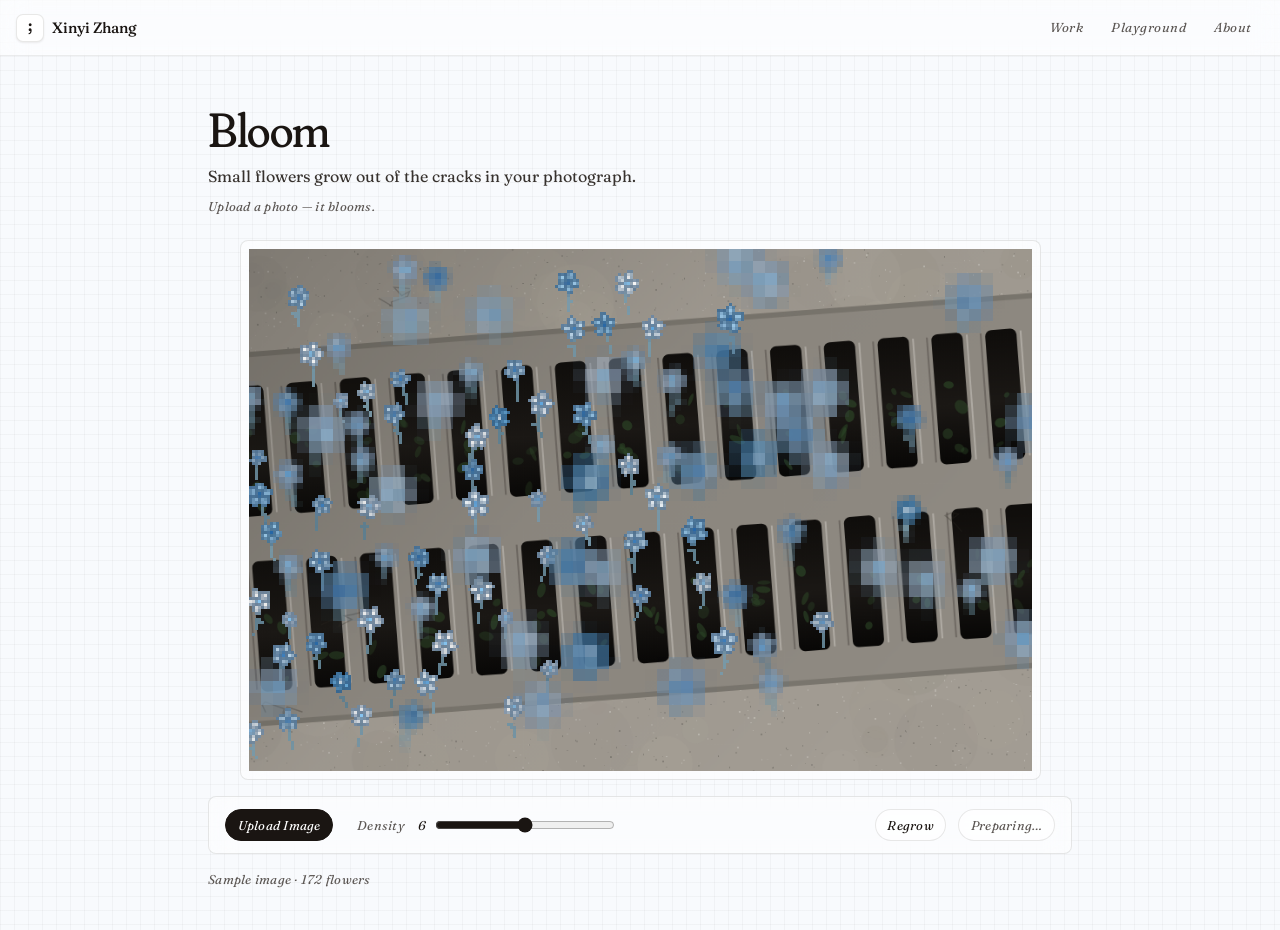
<file: lab/bloom/index.html>
<!doctype html>
<html lang="en">
<head>
<meta charset="utf-8">
<meta name="viewport" content="width=device-width, initial-scale=1, viewport-fit=cover">
<title>Bloom · Xinyi</title>
<link rel="icon" href="data:image/svg+xml,<svg xmlns='http://www.w3.org/2000/svg' viewBox='0 0 64 64'><rect x='1.5' y='1.5' width='61' height='61' rx='14' fill='%23ffffff' stroke='%23dcdad6' stroke-width='2'/><text x='32' y='46' text-anchor='middle' font-family='Fraunces,Georgia,serif' font-size='44' font-weight='600' fill='%23241f1c'>;</text></svg>">
<meta name="description" content="Bloom — small flowers grow out of the cracks in your photo. Client-side only.">
<script>
/* This sits above the font <link> on purpose: an inline script that follows a
   stylesheet waits for that stylesheet, which delayed the demo by ~1 s. */
(function () {
  'use strict';
  function boot() {

    var SW = 900, SH = 600;            /* the built-in sample */
    var REVEAL = 520, STAGGER = 2700;  /* ms: one flower's dissolve, spread of all of them */
    var PXB = 3;                       /* CSS px of one pixel block — the whole flower is rastered on it */
    var MAXSRC = 4000;                 /* guard against enormous uploads */
    var SWAY = 6 * Math.PI / 180;      /* the sway: ±6° around the stem base … */
    var LAT = 3;                       /* … with ±3 CSS px of lateral drift in step with it */
    var BREATH = 0.06;                 /* petals breathe 6% */
    var GUSTA = 4 * Math.PI / 180;     /* a gust leans every flower +4° … */
    var GUSTMS = 600;                  /* … over 600 ms, one gust every 6–9 s */

    var cv = document.getElementById('cv');
    var g = cv.getContext('2d');
    var stageEl = document.getElementById('stage');
    var fileEl = document.getElementById('file');
    var densEl = document.getElementById('density');
    var vDens = document.getElementById('vDens');
    var regrowEl = document.getElementById('regrow');
    var dlEl = document.getElementById('dl');
    var noteEl = document.getElementById('count');

    var reduce = matchMedia('(prefers-reduced-motion: reduce)').matches;
    var dpr = Math.min(2, window.devicePixelRatio || 1);

    var src = document.createElement('canvas');
    var sctx = src.getContext('2d', { willReadFrequently: true });
    var layer = document.createElement('canvas'), lctx = layer.getContext('2d');
    var pix = document.createElement('canvas'), pctx = pix.getContext('2d');

    var map = null;                    /* small luminance / edge / weight map */
    var flowers = [];
    var seed = 20260902, isUser = false;
    var fit = { ox: 0, oy: 0, s: 1 };
    var t0 = 0, raf = 0, last = -1e9, dlUrl = '', built = false, lastW = 0, lastEl = 0;
    var lastMs = 0, renders = 0;       /* what one rendered frame costs, for the record */
    var END = STAGGER + REVEAL + 40;
    var PAPER2 = (function () {
      var v = getComputedStyle(stageEl).backgroundColor;
      var p = document.createElement('canvas').getContext('2d');
      p.fillStyle = '#010203';
      try { p.fillStyle = v; } catch (e) { }
      return p.fillStyle === '#010203' ? '#f1efe9' : v;
    })();

    /* white / blue palette (same table as the bench): near-white petals shaded
       towards the orchid blue, ink-blue centres. nothing pink, yellow or coral. */
    var PAL = [
      { w: 34, p: [255, 255, 255], c: [135, 198, 242] },
      { w: 26, p: [239, 246, 251], c: [96, 166, 222] },
      { w: 20, p: [199, 226, 246], c: [60, 126, 190] },
      { w: 14, p: [155, 203, 237], c: [40, 104, 168] },
      { w: 6,  p: [109, 179, 228], c: [255, 255, 255] }
    ];

    function mk(s) {
      var a = s >>> 0;
      return function () {
        a += 0x6D2B79F5;
        var t = a;
        t = Math.imul(t ^ (t >>> 15), t | 1);
        t ^= t + Math.imul(t ^ (t >>> 7), t | 61);
        return ((t ^ (t >>> 14)) >>> 0) / 4294967296;
      };
    }
    function mix(a, b, t) {
      return [a[0] + (b[0] - a[0]) * t, a[1] + (b[1] - a[1]) * t, a[2] + (b[2] - a[2]) * t];
    }
    function shade(c, k) { return [Math.min(255, c[0] * k), Math.min(255, c[1] * k), Math.min(255, c[2] * k)]; }
    function rgb(c, a) {
      return 'rgba(' + (c[0] | 0) + ',' + (c[1] | 0) + ',' + (c[2] | 0) + ',' + (a === undefined ? 1 : a) + ')';
    }

    /* ---------- the built-in sample: concrete slab + dark drain grate ---------- */
    function sample() {
      var c = document.createElement('canvas'), i, j;
      c.width = SW; c.height = SH;
      var x = c.getContext('2d'), r = mk(4711);
      x.fillStyle = '#a29c93'; x.fillRect(0, 0, SW, SH);
      for (i = 0; i < 150; i++) {                       /* mottled concrete */
        var k = 0.86 + r() * 0.26;
        x.fillStyle = rgb(shade([162, 156, 147], k), 0.16);
        x.beginPath(); x.arc(r() * SW, r() * SH, 9 + r() * 42, 0, 6.2832); x.fill();
      }
      for (i = 0; i < 2600; i++) {                      /* aggregate speckle */
        var v = r() < 0.5 ? 52 : 240;
        x.fillStyle = 'rgba(' + v + ',' + v + ',' + (v - 4) + ',' + (0.07 + r() * 0.24) + ')';
        x.fillRect(r() * SW | 0, r() * SH | 0, 1 + (r() * 2 | 0), 1 + (r() * 2 | 0));
      }
      x.save();
      x.translate(SW / 2, SH / 2); x.rotate(-0.075);
      x.fillStyle = '#8f8a82'; x.fillRect(-540, -215, 1080, 430);   /* the grate frame */
      x.fillStyle = 'rgba(60,56,50,0.25)';
      x.fillRect(-540, -215, 1080, 6); x.fillRect(-540, 209, 1080, 6);
      for (j = 0; j < 2; j++) {
        var top = j ? 26 : -176;
        for (i = 0; i < 17; i++) {
          var sx = -520 + i * 62 + (j ? 8 : 0);
          var sw = 36, sh = 150;
          var slot = x.createLinearGradient(0, top, 0, top + sh);
          slot.addColorStop(0, '#0f0d0b'); slot.addColorStop(0.55, '#1b1815'); slot.addColorStop(1, '#080706');
          x.fillStyle = slot;
          x.beginPath(); x.roundRect(sx, top, sw, sh, 7); x.fill();
          var n = 3 + (r() * 4 | 0);                    /* a hint of leaf in the dark */
          for (var q = 0; q < n; q++) {
            x.fillStyle = 'rgba(46,72,40,' + (0.28 + r() * 0.4) + ')';
            x.beginPath();
            x.ellipse(sx + 6 + r() * (sw - 12), top + sh * (0.35 + r() * 0.6), 3 + r() * 7, 2 + r() * 5, r() * 3, 0, 6.2832);
            x.fill();
          }
          x.strokeStyle = 'rgba(255,252,244,0.30)'; x.lineWidth = 2;
          x.beginPath(); x.moveTo(sx + sw + 5, top + 3); x.lineTo(sx + sw + 5, top + sh - 3); x.stroke();
          x.strokeStyle = 'rgba(40,36,30,0.30)';
          x.beginPath(); x.moveTo(sx - 5, top + 3); x.lineTo(sx - 5, top + sh - 3); x.stroke();
        }
      }
      x.restore();
      x.strokeStyle = 'rgba(46,42,36,0.30)'; x.lineWidth = 1.4; x.lineCap = 'round';
      for (i = 0; i < 4; i++) {                          /* hairline cracks in the slab */
        var cx = r() * SW, cy = r() * SH;
        x.beginPath(); x.moveTo(cx, cy);
        for (j = 0; j < 7; j++) { cx += (r() - 0.35) * 34; cy += (r() - 0.5) * 22; x.lineTo(cx, cy); }
        x.stroke();
      }
      var sh2 = x.createLinearGradient(0, 0, SW * 0.75, SH);   /* soft leaf shadow, top-left */
      sh2.addColorStop(0, 'rgba(28,26,22,0.26)'); sh2.addColorStop(0.5, 'rgba(28,26,22,0.04)');
      sh2.addColorStop(1, 'rgba(28,26,22,0)');
      x.fillStyle = sh2; x.fillRect(0, 0, SW, SH);
      return c;
    }

    /* ---------- luminance + edge map, used to place the flowers ---------- */
    function analyse() {
      var LE = 200, w, h, i;
      if (src.width >= src.height) { w = LE; h = Math.max(2, Math.round(LE * src.height / src.width)); }
      else { h = LE; w = Math.max(2, Math.round(LE * src.width / src.height)); }
      var c = document.createElement('canvas'); c.width = w; c.height = h;
      var x = c.getContext('2d', { willReadFrequently: true });
      x.drawImage(src, 0, 0, w, h);
      var d = x.getImageData(0, 0, w, h).data, n = w * h;
      var lum = new Float32Array(n), sum = 0;
      for (i = 0; i < n; i++) {
        var j = i * 4;
        lum[i] = (0.299 * d[j] + 0.587 * d[j + 1] + 0.114 * d[j + 2]) / 255;
        sum += lum[i];
      }
      var edge = new Float32Array(n), mxe = 0;
      for (var y = 1; y < h - 1; y++) {
        for (var xx = 1; xx < w - 1; xx++) {
          var k = y * w + xx;
          var gx = lum[k - w + 1] + 2 * lum[k + 1] + lum[k + w + 1] - lum[k - w - 1] - 2 * lum[k - 1] - lum[k + w - 1];
          var gy = lum[k + w - 1] + 2 * lum[k + w] + lum[k + w + 1] - lum[k - w - 1] - 2 * lum[k - w] - lum[k - w + 1];
          var m = Math.sqrt(gx * gx + gy * gy);
          edge[k] = m; if (m > mxe) mxe = m;
        }
      }
      var wt = new Float32Array(n), mxw = 0;
      for (i = 0; i < n; i++) {
        var v = 0.62 * Math.pow(1 - lum[i], 1.5) + 0.38 * Math.min(1, (mxe ? edge[i] / mxe : 0) * 1.9) + 0.035;
        wt[i] = v; if (v > mxw) mxw = v;
      }
      for (i = 0; i < n; i++) wt[i] /= mxw;
      map = { w: w, h: h, d: d, lum: lum, wt: wt, mean: sum / n };
    }
    function idx(x, y) {
      var mx = Math.min(map.w - 1, (x / src.width * map.w) | 0);
      var my = Math.min(map.h - 1, (y / src.height * map.h) | 0);
      return my * map.w + mx;
    }
    function colAt(x, y) { var i = idx(x, y) * 4; return [map.d[i], map.d[i + 1], map.d[i + 2]]; }

    /* ---------- placement: darkness/edge-weighted dart throwing with a min distance ---------- */
    function place(target, rnd) {
      var W = src.width, H = src.height;
      var base = Math.sqrt(W * H / target);
      var cell = base * 0.44;
      var gw = Math.max(1, Math.ceil(W / cell)), gh = Math.max(1, Math.ceil(H / cell));
      var grid = new Array(gw * gh), pts = [];
      function near(x, y, r) {
        var cx = Math.min(gw - 1, x / cell | 0), cy = Math.min(gh - 1, y / cell | 0);
        var rad = Math.ceil(r / cell);
        for (var yy = Math.max(0, cy - rad); yy <= Math.min(gh - 1, cy + rad); yy++) {
          for (var xx = Math.max(0, cx - rad); xx <= Math.min(gw - 1, cx + rad); xx++) {
            var b = grid[yy * gw + xx];
            if (!b) continue;
            for (var i = 0; i < b.length; i++) {
              var dx = b[i][0] - x, dy = b[i][1] - y;
              if (dx * dx + dy * dy < r * r) return true;
            }
          }
        }
        return false;
      }
      var passes = [[2.6, 0.66], [1.3, 0.60], [0.6, 0.53], [0.22, 0.47]];
      for (var p = 0; p < passes.length && pts.length < target; p++) {
        var gamma = passes[p][0], minD = base * passes[p][1], tries = target * 90;
        while (pts.length < target && tries-- > 0) {
          var x = rnd() * W, y = rnd() * H;
          if (rnd() > Math.pow(map.wt[idx(x, y)], gamma)) continue;
          if (near(x, y, minD)) continue;
          var gi = Math.min(gh - 1, y / cell | 0) * gw + Math.min(gw - 1, x / cell | 0);
          (grid[gi] || (grid[gi] = [])).push([x, y]);
          pts.push([x, y]);
        }
      }
      return { pts: pts, base: base };
    }

    function build() {
      var rnd = mk(seed), W = src.width, H = src.height;
      var target = Math.round(46 + (+densEl.value) * 21);
      var res = place(target, rnd), pts = res.pts, out = [], i;
      for (i = 0; i < pts.length; i++) {
        var x = pts[i][0], y = pts[i][1];
        var loc = colAt(x, y);
        var pickW = rnd() * 100, acc = 0, e = PAL[0];
        for (var k = 0; k < PAL.length; k++) { acc += PAL[k].w; if (pickW <= acc) { e = PAL[k]; break; } }
        var petal = mix(e.p, loc, 0.08);
        out.push({
          x: x, y: y,
          r: res.base * 0.19 * (0.78 + rnd() * 0.52),
          pa: rnd() * 6.2832,
          col: rgb(petal, 1),
          /* the outline is cooled towards ink-blue so a white flower still reads on a pale picture */
          line: rgb(mix(shade(petal, 0.62), [42, 96, 150], 0.45), 0.88),
          core: rgb(e.c, 0.95),
          stem: rgb(mix([116, 156, 176], loc, 0.2), 0.9),
          lean: (rnd() - 0.5) * 1.1,
          bend: (rnd() - 0.5) * 1.0,
          leaf: rnd() < 0.55,
          per: 2200 + rnd() * 1000,          /* sway period 2.2–3.2 s */
          ph: rnd() * 6.2832,
          bp: 2200 + rnd() * 1600,           /* petal breathing */
          bh: rnd() * 6.2832,
          d: 0
        });
      }
      out.sort(function (a, b) { return a.y - b.y; });
      for (i = 0; i < out.length; i++) {
        var rr = mk(seed + i * 7919)();
        out[i].d = reduce ? 0 : STAGGER * (0.55 * rr + 0.45 * (out[i].x / W));
      }
      return out;
    }

    /* ---------- the wind ---------- */
    /* one gust every 6–9 s: 150 ms to lean in, held, then it relaxes over 300 ms */
    var gustAt = 0, gustRnd = null;
    function gust(t) {
      if (reduce || t > 1e7) return 0;
      if (!gustRnd) { gustRnd = mk((seed ^ 0x5bf03635) >>> 0); gustAt = 4000 + gustRnd() * 2000; }
      while (t > gustAt + GUSTMS) gustAt += 6000 + gustRnd() * 3000;
      var u = (t - gustAt) / GUSTMS;
      if (u < 0) return 0;
      if (u < 0.25) return 0.5 - 0.5 * Math.cos(Math.PI * u / 0.25);
      if (u < 0.5) return 1;
      return 0.5 + 0.5 * Math.cos(Math.PI * (u - 0.5) / 0.5);
    }

    /* one flower's live pose; the render and the state hook read the same numbers */
    function pose(f, t) {
      if (reduce) return { a: 0, dx: 0, br: 1 };
      var w = Math.sin(t / f.per * 6.2832 + f.ph);
      return {
        a: SWAY * w + GUSTA * gust(t),
        dx: LAT * w,
        br: 1 + BREATH * Math.sin(t / f.bp * 6.2832 + f.bh)
      };
    }

    /* ---------- one flower ----------
       Drawn into a raster whose unit is one pixel block: B is that block in the
       units of ctx, so every feature is kept at least one block wide. */
    function drawF(ctx, f, alpha, t, T, B, u) {
      var R = f.r * T.s;
      if (R < 0.6) return;
      var X = T.ox + f.x * T.s, Y = T.oy + f.y * T.s;
      var q = pose(f, t), br = q.br;
      ctx.save();
      ctx.globalAlpha = alpha;
      ctx.translate(X + q.dx * u, Y + R * 3.0);
      ctx.rotate(q.a);
      ctx.translate(0, -R * 3.0);
      ctx.strokeStyle = f.stem;
      ctx.lineWidth = Math.max(B, R * 0.09);
      ctx.lineCap = 'butt';
      ctx.beginPath();
      ctx.moveTo(f.lean * R, R * 3.0);
      ctx.quadraticCurveTo(f.bend * R, R * 1.5, 0, R * 0.15);
      ctx.stroke();
      if (f.leaf) {
        ctx.fillStyle = f.stem;
        ctx.beginPath();
        ctx.ellipse(f.bend * R * 0.95, R * 1.8, Math.max(B * 0.9, R * 0.44), Math.max(B * 0.5, R * 0.17),
                    f.bend * 0.9 + 0.4, 0, 6.2832);
        ctx.fill();
      }
      ctx.fillStyle = f.col;
      ctx.strokeStyle = f.line;
      ctx.lineWidth = B;                                   /* the outline is exactly one block */
      var ring = Math.max(B * 0.95, 0.68 * R * br);
      var pw = Math.max(B * 0.8, 0.40 * R * br), ph = Math.max(B * 0.65, 0.335 * R * br);
      for (var i = 0; i < 5; i++) {
        var a = f.pa + i * 1.25664;
        ctx.beginPath();
        ctx.ellipse(Math.cos(a) * ring, Math.sin(a) * ring, pw, ph, a, 0, 6.2832);
        ctx.fill();
        ctx.stroke();
      }
      ctx.beginPath(); ctx.arc(0, 0, Math.max(B * 0.62, 0.19 * R * br), 0, 6.2832);
      ctx.fillStyle = f.core; ctx.fill();
      ctx.restore();
    }

    /* ---------- the pixel raster: draw at 1/B, blow it back up nearest-neighbour ----------
       Everything the flowers are made of goes through this, every frame, so the
       sway is rotated inside the low-res space and the blocks stay square and
       on the same grid. The photo underneath is never touched. */
    var bufs = {};
    function base() { return Math.max(2, Math.round(PXB * dpr)); }
    function rasterTo(dst, DW, DH, list, B, t, T, u, hard) {
      var pw = Math.max(1, Math.ceil(DW / B)), ph = Math.max(1, Math.ceil(DH / B));
      var key = B + ':' + pw + 'x' + ph, e = bufs[key];
      if (!e) {
        for (var kk in bufs) { if (bufs[kk].c.width * bufs[kk].c.height > 4e6) delete bufs[kk]; }
        e = bufs[key] = { c: document.createElement('canvas') };
        e.c.width = pw; e.c.height = ph;
        e.x = e.c.getContext('2d');
      }
      var x = e.x;
      x.setTransform(1, 0, 0, 1, 0, 0);
      x.clearRect(0, 0, pw, ph);
      x.setTransform(1 / B, 0, 0, 1 / B, 0, 0);
      x.lineJoin = 'round';
      for (var i = 0; i < list.length; i++) drawF(x, list[i][0], list[i][1], t, T, B, u);
      x.setTransform(1, 0, 0, 1, 0, 0);
      if (hard === 2) {          /* the export runs once, so it can threshold by hand */
        var im = x.getImageData(0, 0, pw, ph), d = im.data;
        for (var k = 3; k < d.length; k += 4) d[k] = d[k] >= 128 ? 255 : 0;
        x.putImageData(im, 0, 0);
      }
      var sm = dst.imageSmoothingEnabled;
      dst.imageSmoothingEnabled = false;
      dst.globalAlpha = 1;
      /* hard: a block is either lit or it is not — the alpha ramp at the edge of a
         shape is snapped to 0/1 so the flowers read as pixel art, not as a blur.
         Done with an SVG filter because reading the buffer back would cost 4 ms. */
      if (hard === 1) dst.filter = 'url(#pxa)';
      dst.drawImage(e.c, 0, 0, pw, ph, 0, 0, pw * B, ph * B);
      if (hard === 1) dst.filter = 'none';
      dst.imageSmoothingEnabled = sm;
    }

    function render(el) {
      var W = cv.width, H = cv.height, i;
      lastEl = el;
      g.setTransform(1, 0, 0, 1, 0, 0);
      g.globalAlpha = 1;
      g.imageSmoothingEnabled = true;
      g.fillStyle = PAPER2;
      g.fillRect(0, 0, W, H);
      g.drawImage(src, fit.ox, fit.oy, src.width * fit.s, src.height * fit.s);   /* the photo, full opacity */
      var b0 = base(), b1 = b0 * 4, b2 = b0 * 2;   /* the dissolve steps down onto the flower grid */
      var g0 = [], g1 = null, g2 = null, done = el >= 1e7;
      for (i = 0; i < flowers.length; i++) {
        var f = flowers[i];
        var p = done ? 1 : (el - f.d) / REVEAL;
        if (p <= 0) continue;
        if (p >= 1) { g0.push([f, 1]); continue; }
        var a = 0.35 + 0.65 * p;
        if (p < 0.5) (g1 || (g1 = [])).push([f, a]);
        else if (p < 0.86) (g2 || (g2 = [])).push([f, a]);
        else g0.push([f, a]);
      }
      if (g0.length) rasterTo(g, W, H, g0, b0, el, fit, dpr, 1);
      if (g2) rasterTo(g, W, H, g2, b2, el, fit, dpr);
      if (g1) rasterTo(g, W, H, g1, b1, el, fit, dpr);
      g.globalAlpha = 1;
    }

    function loop(ts) {
      raf = requestAnimationFrame(loop);
      if (document.hidden) return;
      if (!t0) t0 = ts;
      var el = ts - t0;
      if (el > END && ts - last < 20) return;      /* the sway runs at ~50 fps */
      last = ts;
      var m0 = performance.now();
      render(el);
      lastMs = performance.now() - m0; renders++;
      if (!built && el >= END) { built = true; finish(el); }
    }

    function dlBusy(on) {
      if (on) {
        if (dlUrl) { URL.revokeObjectURL(dlUrl); dlUrl = ''; }
        dlEl.setAttribute('href', '#');
        dlEl.setAttribute('aria-disabled', 'true');
        dlEl.textContent = 'Preparing…';
      } else {
        dlEl.removeAttribute('aria-disabled');
        dlEl.textContent = 'Download PNG';
      }
    }

    function finish(t) {
      var c = document.createElement('canvas');
      c.width = src.width; c.height = src.height;
      var x = c.getContext('2d');
      x.drawImage(src, 0, 0);
      var T = { ox: 0, oy: 0, s: 1 }, u = dpr / (fit.s || 1);
      var eb = Math.max(2, Math.round(PXB * u));      /* blocks the same size as on screen */
      var lst = [];
      for (var i = 0; i < flowers.length; i++) lst.push([flowers[i], 1]);
      rasterTo(x, c.width, c.height, lst, eb, t, T, u, 2);
      c.toBlob(function (b) {
        if (b) {
          if (dlUrl) URL.revokeObjectURL(dlUrl);
          dlUrl = URL.createObjectURL(b);
          dlEl.href = dlUrl;
          dlBusy(false);
        }
        expose(true);            /* ready only once the download blob exists */
      }, 'image/png');
    }

    function expose(ready) {
      window.__bloom = {
        ready: !!ready,
        count: flowers.length,
        seed: seed,
        density: +densEl.value,
        source: isUser ? 'user' : 'sample',
        imageMeanLum: map ? map.mean : 0,
        sig: (function () {
          var s = 0;
          for (var i = 0; i < flowers.length; i++) {
            s = (s + Math.round(flowers[i].x * 7) + Math.round(flowers[i].y * 13) * 3 + i) % 2147483647;
          }
          return s;
        })(),
        info: function () {
          var r = cv.getBoundingClientRect();
          return {
            cssW: r.width, cssH: r.height, canvasW: cv.width, canvasH: cv.height, dpr: dpr,
            ox: fit.ox, oy: fit.oy, s: fit.s, srcW: src.width, srcH: src.height,
            count: flowers.length, block: base(), blockCss: PXB
          };
        },
        /* cost of the last rendered frame, ms */
        perf: function () { return { ms: +lastMs.toFixed(3), renders: renders, count: flowers.length }; },
        /* the live pose of every flower at the frame on screen, in CSS px / degrees */
        state: function () {
          var t = lastEl, o = [], i;
          var gd = GUSTA * gust(t) * 180 / Math.PI;
          for (i = 0; i < flowers.length; i++) {
            var f = flowers[i], q = pose(f, t);
            var R = f.r * fit.s;
            var X = fit.ox + f.x * fit.s + q.dx * dpr, Y = fit.oy + f.y * fit.s;
            var hx = (X + Math.sin(q.a) * R * 3.0) / dpr;
            o.push({
              i: i, x: X / dpr, y: Y / dpr, r: R / dpr,
              deg: q.a * 180 / Math.PI, swayDeg: q.a * 180 / Math.PI - gd,
              dx: q.dx, headX: hx, left: hx - R * 1.2 / dpr, right: hx + R * 1.2 / dpr
            });
          }
          return { t: Math.round(t), gustDeg: gd, block: base(), reduce: reduce, flowers: o };
        },
        /* flower centres and radii in CSS px, relative to the canvas box */
        list: function () {
          var o = [];
          for (var i = 0; i < flowers.length; i++) {
            o.push([(fit.ox + flowers[i].x * fit.s) / dpr, (fit.oy + flowers[i].y * fit.s) / dpr,
                    flowers[i].r * fit.s / dpr]);
          }
          return o;
        },
        sourcePNG: function () { return src.toDataURL('image/png'); },
        /* how many flowers are in each stage of the reveal right now */
        phase: function () {
          var o = { el: Math.round(lastEl), waiting: 0, block6: 0, block3: 0, fade: 0, vector: 0 };
          for (var i = 0; i < flowers.length; i++) {
            var p = lastEl >= 1e7 ? 1 : (lastEl - flowers[i].d) / REVEAL;
            if (p <= 0) o.waiting++;
            else if (p >= 1) o.vector++;
            else if (p < 0.5) o.block6++;
            else if (p < 0.86) o.block3++;
            else o.fade++;
          }
          return o;
        }
      };
    }

    function grow(keepSeed) {
      if (!keepSeed) seed = (Math.random() * 4294967295) >>> 0;
      flowers = build();
      noteEl.textContent = (isUser ? 'Your image' : 'Sample image') + ' · ' + flowers.length + ' flowers';
      cancelAnimationFrame(raf);
      t0 = 0; last = -1e9; built = false;
      gustRnd = null; gustAt = 0;         /* the wind restarts with the new bed */
      dlBusy(true);              /* the old PNG is a different bed — drop it */
      expose(false);
      if (reduce) { render(1e9); built = true; finish(0); return; }
      raf = requestAnimationFrame(loop);
    }

    /* The canvas box is a whole number of CSS pixels and the bitmap an exact
       multiple of it, and the stage's padding is nudged so the box starts on a
       whole pixel: otherwise the browser resamples the canvas and the pixel
       blocks come out soft. */
    var PADX = -1;
    function layout() {
      if (PADX < 0) PADX = parseFloat(getComputedStyle(stageEl).paddingLeft) || 8;
      stageEl.style.paddingLeft = PADX + 'px';
      stageEl.style.paddingRight = PADX + 'px';
      var cssW = Math.floor(stageEl.clientWidth - 2 * PADX);
      if (cssW < 8) return;
      var cssH = Math.max(2, Math.round(cssW / (src.width / src.height)));
      cv.style.width = cssW + 'px';
      cv.style.height = cssH + 'px';
      var W = Math.max(2, Math.round(cssW * dpr)), H = Math.max(2, Math.round(cssH * dpr));
      if (cv.width !== W || cv.height !== H) { cv.width = W; cv.height = H; }
      var s = Math.min(W / src.width, H / src.height);              /* object-fit: contain */
      fit.s = s;
      fit.ox = Math.round((W - src.width * s) / 2);
      fit.oy = Math.round((H - src.height * s) / 2);
      var f = cv.getBoundingClientRect().x;
      f -= Math.round(f);
      if (Math.abs(f) > 0.01 && Math.abs(f) < PADX) {
        stageEl.style.paddingLeft = (PADX - f) + 'px';
        stageEl.style.paddingRight = (PADX + f) + 'px';
      }
    }

    function useImage(img, w, h) {
      var sc = Math.min(1, MAXSRC / Math.max(w, h));
      src.width = Math.max(2, Math.round(w * sc));
      src.height = Math.max(2, Math.round(h * sc));
      sctx.setTransform(1, 0, 0, 1, 0, 0);
      sctx.clearRect(0, 0, src.width, src.height);
      sctx.drawImage(img, 0, 0, src.width, src.height);
      stageEl.style.setProperty('--ar', src.width / src.height);
      analyse();
      layout();
      grow(true);
    }

    /* ---------- input ---------- */
    function fromFile(file) {
      if (!file || !/^image\//.test(file.type)) return;
      var url = URL.createObjectURL(file);
      var im = new Image();
      im.onload = function () {
        isUser = true;
        useImage(im, im.naturalWidth, im.naturalHeight);
        URL.revokeObjectURL(url);
      };
      im.onerror = function () { URL.revokeObjectURL(url); };
      im.src = url;
    }
    fileEl.addEventListener('change', function () { fromFile(fileEl.files && fileEl.files[0]); });
    ['dragenter', 'dragover'].forEach(function (t) {
      stageEl.addEventListener(t, function (ev) { ev.preventDefault(); stageEl.classList.add('is-drop'); });
    });
    ['dragleave', 'dragend', 'drop'].forEach(function (t) {
      stageEl.addEventListener(t, function () { stageEl.classList.remove('is-drop'); });
    });
    stageEl.addEventListener('drop', function (ev) {
      ev.preventDefault();
      var dt = ev.dataTransfer;
      if (dt && dt.files && dt.files[0]) fromFile(dt.files[0]);
    });
    window.addEventListener('paste', function (ev) {
      var it = ev.clipboardData && ev.clipboardData.items;
      if (!it) return;
      for (var i = 0; i < it.length; i++) {
        if (it[i].type && it[i].type.indexOf('image/') === 0) { fromFile(it[i].getAsFile()); break; }
      }
    });
    densEl.addEventListener('input', function () { vDens.textContent = densEl.value; grow(true); });
    regrowEl.addEventListener('click', function () { grow(false); });
    dlEl.addEventListener('click', function (ev) { if (!dlUrl) ev.preventDefault(); });

    window.addEventListener('load', function () {   /* the real stylesheets have landed */
      layout();
      if (built || reduce) render(1e9);
    });

    /* the stage's width is driven by the viewport height, so a width-only resize
       never reaches the observer below — but it does move the canvas off the
       pixel grid, so re-snap it here. */
    window.addEventListener('resize', function () {
      layout();
      if (built || reduce) render(1e9);
    });

    if (window.ResizeObserver) {
      new ResizeObserver(function () {
        var w = cv.clientWidth;
        if (Math.abs(w - lastW) < 1) return;
        lastW = w;
        layout();
        if (built || reduce) render(1e9);
      }).observe(stageEl);
    }

    /* ---------- go ---------- */
    var s0 = sample();
    useImage(s0, s0.width, s0.height);
  }
  if (document.readyState === 'loading') document.addEventListener('DOMContentLoaded', boot);
  else boot();
})();
</script>
<link rel="preconnect" href="https://fonts.googleapis.com">
<link rel="preconnect" href="https://fonts.gstatic.com" crossorigin>
<link href="https://fonts.googleapis.com/css2?family=Fraunces:ital,opsz,wght,SOFT,WONK@0,9..144,300..600,0..100,0..1;1,9..144,300..600,0..100,0..1&display=swap" rel="stylesheet">
<link rel="stylesheet" href="../../tokens.css?v=20260903d">
<style>
*, *::before, *::after { box-sizing: border-box; margin: 0; padding: 0; }
/* the site pointer: a 22x22 pixel arrow, ink on a 1 px near-white outline */
@media (hover: hover) and (pointer: fine) {
  html { cursor: url("data:image/svg+xml,%3Csvg xmlns='http://www.w3.org/2000/svg' width='22' height='22' viewBox='0 0 22 22' shape-rendering='crispEdges'%3E%3Cpath d='M1 1H3V3H5V5H7V7H9V9H11V11H13V13H15V15H11V21H7V17H5V19H1Z' fill='%23241f1c' stroke='%23f7f8fa' stroke-width='2' paint-order='stroke'/%3E%3C/svg%3E") 1 1, auto; }
  a, button, [role="button"], input[type="range"], label.btn {
    cursor: url("data:image/svg+xml,%3Csvg xmlns='http://www.w3.org/2000/svg' width='22' height='22' viewBox='0 0 22 22' shape-rendering='crispEdges'%3E%3Cpath d='M1 1H3V3H5V5H7V7H9V9H11V11H13V13H15V15H11V21H7V17H5V19H1Z' fill='%23241f1c' stroke='%23f7f8fa' stroke-width='2' paint-order='stroke'/%3E%3Crect x='1' y='3' width='4' height='4' fill='%2387c6f2'/%3E%3C/svg%3E") 1 1, pointer;
  }
}

/* ---- pixel glass: the site's one material, copied from styles.css ---- */
:root {
  --hero-ground: oklch(98.5% 0.004 240);
  --hero-glass:  rgba(255, 255, 255, 0.55);
  --hero-blur:   blur(14px) saturate(130%);
  --hero-hair:   rgba(36, 31, 28, 0.08);
  --hero-shadow: 0 8px 30px -22px rgba(36, 31, 28, 0.3);
  --hero-grid:   rgba(36, 31, 28, 0.035);
  --card-glass:  rgba(255, 255, 255, 0.5);
  --card-blur:   blur(12px) saturate(120%);
  --card-hair:   rgba(36, 31, 28, 0.10);
  --bar-h:       56px;

  /* colour discipline: ink, cool near-white, orchid blue. nothing warm. */
  --color-accent: oklch(20% 0.010 60);
  --color-focus:  oklch(20% 0.010 60);
  --orchid:       oklch(58% 0.12 250);
  --faint:        rgba(36, 31, 28, 0.42);
  --tap: 0px;
}
@media (hover: none), (pointer: coarse) { :root { --tap: 44px; } }

html { overflow-x: clip; background: var(--hero-ground); }
body {
  overflow-x: clip;
  min-height: 100dvh;
  /* the ground + the static 14 px pixel grid */
  background-color: var(--hero-ground);
  background-image:
    repeating-linear-gradient(90deg, var(--hero-grid) 0 1px, transparent 1px 14px),
    repeating-linear-gradient(180deg, var(--hero-grid) 0 1px, transparent 1px 14px);
  color: var(--color-ink);
  font-family: var(--font-body);
  font-weight: 400;
  font-variation-settings: var(--vf-body);
  font-feature-settings: normal;
  font-size: var(--text-base);
  line-height: 1.55;
  -webkit-font-smoothing: antialiased;
}
::selection { background: var(--color-accent); color: #fff; }
a:focus-visible, button:focus-visible, input:focus-visible, .btn:focus-within {
  outline: 2px solid var(--color-focus);
  outline-offset: 3px;
  border-radius: var(--radius-sm);
}

/* the top bar: full-width glass, ; + Xinyi Zhang on the left, links on the right */
.topbar {
  position: fixed;
  inset: 0 0 auto 0;
  z-index: 60;
  height: var(--bar-h);
  display: flex;
  align-items: center;
  justify-content: space-between;
  gap: var(--space-md);
  padding-inline: max(var(--space-md), env(safe-area-inset-left)) max(var(--space-md), env(safe-area-inset-right));
  background: rgba(255, 255, 255, 0.55);
  -webkit-backdrop-filter: var(--hero-blur);
  backdrop-filter: var(--hero-blur);
  border-bottom: 1px solid var(--hero-hair);
}
.topbar__brand {
  display: inline-flex;
  align-items: center;
  gap: var(--space-xs);
  min-width: 0;
  color: var(--color-ink);
  text-decoration: none;
}
.topbar__tile {
  flex: none;
  display: grid;
  place-items: center;
  width: 28px;
  height: 28px;
  border-radius: 7px;
  background: #fff;
  border: 1px solid var(--card-hair);
  box-shadow: 0 1px 2px rgba(36, 31, 28, 0.08);
  font-family: var(--font-display);
  font-weight: 600;
  font-variation-settings: var(--vf-display);
  font-feature-settings: var(--ff-display);
  font-size: 18px;
  line-height: 1;
  padding-block-end: 5px;                /* optical centring for the semicolon */
}
.topbar__name {
  font-family: var(--font-body);
  font-weight: 400;
  font-variation-settings: var(--vf-body);
  font-feature-settings: normal;
  font-weight: 500;
  font-size: 15px;
  letter-spacing: -0.005em;
  white-space: nowrap;
}
.topbar__nav { display: flex; align-items: center; gap: var(--space-2xs); }
.topbar__link {
  display: inline-flex;
  align-items: center;
  justify-content: center;
  min-height: max(var(--tap), 32px);
  padding-inline: var(--space-sm);
  border-radius: 999px;
  font-family: var(--font-mono);
  font-style: italic;
  font-weight: 400;
  font-variation-settings: var(--vf-label);
  font-feature-settings: normal;
  letter-spacing: var(--track-label);
  font-size: 13px;
  letter-spacing: 0.04em;
  line-height: 1.6;
  color: var(--color-muted);
  text-decoration: none;
  transition: color var(--dur-short) var(--ease-out);
}
.topbar__link:hover { color: var(--color-ink); }

/* ---- shared lab chrome (the same block on all three lab pages) ---- */
.lab {
  max-width: 56rem;
  margin-inline: auto;
  /* hero-less: the title block starts 56 + 48 px from the top of the page */
  padding: calc(var(--bar-h) + 48px) max(var(--space-md), env(safe-area-inset-left)) var(--space-xl);
  display: flex;
  flex-direction: column;
  gap: var(--space-lg);
}
.head__title {
  font-family: var(--font-display);
  font-weight: var(--wght-display);
  font-variation-settings: var(--vf-display);
  font-feature-settings: var(--ff-display);
  font-size: clamp(2.2rem, 7.6vw, 3rem);
  line-height: 1.08;
  letter-spacing: var(--track-display);
  overflow-wrap: anywhere;
}
.head__lead { margin-top: var(--space-xs); color: var(--color-ink-2); max-width: 44ch; }
.head__hint {
  margin-top: var(--space-xs);
  font-family: var(--font-mono);
  font-style: italic;
  font-weight: 400;
  font-variation-settings: var(--vf-label);
  font-feature-settings: normal;
  letter-spacing: var(--track-label);
  font-size: var(--text-xs);
  color: var(--color-muted);
}
.demo { display: flex; flex-direction: column; gap: var(--space-md); }
.note {
  font-family: var(--font-mono);
  font-style: italic;
  font-weight: 400;
  font-variation-settings: var(--vf-label);
  font-feature-settings: normal;
  letter-spacing: var(--track-label);
  font-size: var(--text-xs);
  color: var(--color-muted);
  letter-spacing: 0.02em;
}

/* the controls row is a glass bar */
.ctls {
  display: flex;
  flex-wrap: wrap;
  align-items: center;
  gap: var(--space-sm) var(--space-lg);
  padding: var(--space-sm) var(--space-md);
  background: var(--card-glass);
  -webkit-backdrop-filter: var(--card-blur);
  backdrop-filter: var(--card-blur);
  border: 1px solid var(--card-hair);
  border-radius: 8px;
}
.ctl {
  display: flex;
  align-items: center;
  gap: var(--space-xs);
  font-family: var(--font-mono);
  font-variant-numeric: tabular-nums;
  font-style: italic;
  font-weight: 400;
  font-variation-settings: var(--vf-label);
  font-feature-settings: normal;
  letter-spacing: var(--track-label);
  font-size: var(--text-xs);
  color: var(--color-muted);
  letter-spacing: 0.02em;
}
.ctl__name { white-space: nowrap; }   /* one flex item, so the gap doesn't split the label */
.ctl b { display: inline-block; font-weight: 400; color: var(--color-ink); font-variant-numeric: tabular-nums; }
/* Fraunces has no tabular figures (tnum is a no-op), so every live counter
   gets a fixed cell instead: min-width in ch (the width of a zero, the widest
   digit) + right alignment, so the number can change without moving anything. */
#vDens { min-width: 2.3ch; text-align: end; }
.ctl input[type="range"] {
  width: 180px;
  height: max(var(--tap), 28px);
  accent-color: var(--color-accent);
  cursor: pointer;
}
.acts { display: flex; flex-wrap: wrap; gap: var(--space-sm); margin-inline-start: auto; }
.btn {
  position: relative;
  appearance: none;
  display: inline-flex;
  align-items: center;
  justify-content: center;
  min-height: max(var(--tap), 32px);
  font-family: var(--font-mono);
  font-style: italic;
  font-weight: 400;
  font-variation-settings: var(--vf-label);
  font-feature-settings: normal;
  letter-spacing: var(--track-label);
  font-size: var(--text-xs);
  line-height: 1.55;
  color: var(--color-ink);
  background: rgba(255, 255, 255, 0.55);
  -webkit-backdrop-filter: blur(8px) saturate(120%);
  backdrop-filter: blur(8px) saturate(120%);
  border: 1px solid var(--card-hair);
  border-radius: 999px;
  padding: 0.35em 0.9em;
  white-space: nowrap;
  text-decoration: none;
  cursor: pointer;
  transition: color var(--dur-micro) var(--ease-out), border-color var(--dur-micro) var(--ease-out),
              background-color var(--dur-micro) var(--ease-out);
}
.btn:hover { border-color: rgba(36, 31, 28, 0.30); }
.btn--primary {
  background: var(--color-ink);
  border-color: var(--color-ink);
  color: #fff;
  -webkit-backdrop-filter: none;
  backdrop-filter: none;
}
.btn--primary:hover { background: var(--color-ink-2); border-color: var(--color-ink-2); color: #fff; }
.btn input { position: absolute; inset: 0; width: 100%; height: 100%; opacity: 0; cursor: pointer; }

@media (max-width: 40rem) {
  .acts { margin-inline-start: 0; }
  .ctl { width: 100%; }
  .ctl input[type="range"] { width: 100%; flex: 1 1 auto; min-width: 0; }
}
/* ---- end shared lab chrome ---- */

.stage {
  position: relative;
  /* keep the whole demo, controls included, close to one screen on wide displays */
  width: min(100%, calc(58dvh * var(--ar, 1.5) + 18px));
  margin-inline: auto;
  /* the glass frame: 1 px hairline, radius 8, 8 px of glass around the picture */
  border: 1px solid var(--card-hair);
  border-radius: 8px;
  background: var(--card-glass);
  -webkit-backdrop-filter: var(--card-blur);
  backdrop-filter: var(--card-blur);
  padding: 8px;
  overflow: clip;
  line-height: 0;
  transition: border-color var(--dur-short) var(--ease-out);
}
.stage.is-drop { border-color: var(--orchid); }
#cv { display: block; width: 100%; height: auto; }

.hidden-defs { position: absolute; width: 0; height: 0; overflow: hidden; }

/* the download link is inert until the composite of the new bed exists */
#dl[aria-disabled="true"] { color: var(--color-muted); border-color: var(--card-hair); cursor: default; }

@media (prefers-reduced-motion: reduce) {
  *, *::before, *::after { transition-duration: 120ms !important; }
}
</style>
</head>
<body>

<svg class="hidden-defs" aria-hidden="true" focusable="false" width="0" height="0">
  <filter id="pxa" color-interpolation-filters="sRGB">
    <feComponentTransfer><feFuncA type="discrete" tableValues="0 1"/></feComponentTransfer>
  </filter>
</svg>

<header class="topbar">
  <a class="topbar__brand" href="../../index.html" aria-label="Xinyi Zhang — home">
    <span class="topbar__tile" aria-hidden="true">;</span>
    <span class="topbar__name">Xinyi Zhang</span>
  </a>
  <nav class="topbar__nav" aria-label="Site">
    <a class="topbar__link" href="../../index.html#index">Work</a>
    <a class="topbar__link" href="../">Playground</a>
    <a class="topbar__link" href="../../about.html">About</a>
  </nav>
</header>

<main class="lab">
  <header>
    <h1 class="head__title">Bloom</h1>
    <p class="head__lead">Small flowers grow out of the cracks in your photograph.</p>
    <p class="head__hint">Upload a photo — it blooms.</p>
  </header>

  <section class="demo">
    <div class="stage" id="stage">
      <canvas id="cv" width="900" height="600" role="img"
              aria-label="A photograph with small procedural flowers growing on top of it"></canvas>
    </div>

    <div class="ctls">
      <label class="btn btn--primary">Upload Image<input type="file" id="file" accept="image/*" aria-label="Upload an image"></label>
      <label class="ctl"><span class="ctl__name">Density&nbsp;<b id="vDens">6</b></span>
        <input type="range" id="density" min="2" max="10" step="1" value="6" aria-label="Flower density">
      </label>
      <div class="acts">
        <button class="btn" id="regrow" type="button">Regrow</button>
        <a class="btn" id="dl" download="bloom.png" href="#">Download PNG</a>
      </div>
    </div>

    <p class="note" id="note"><span id="count">Growing…</span></p>
  </section>
</main>

</body>
</html>
</file>
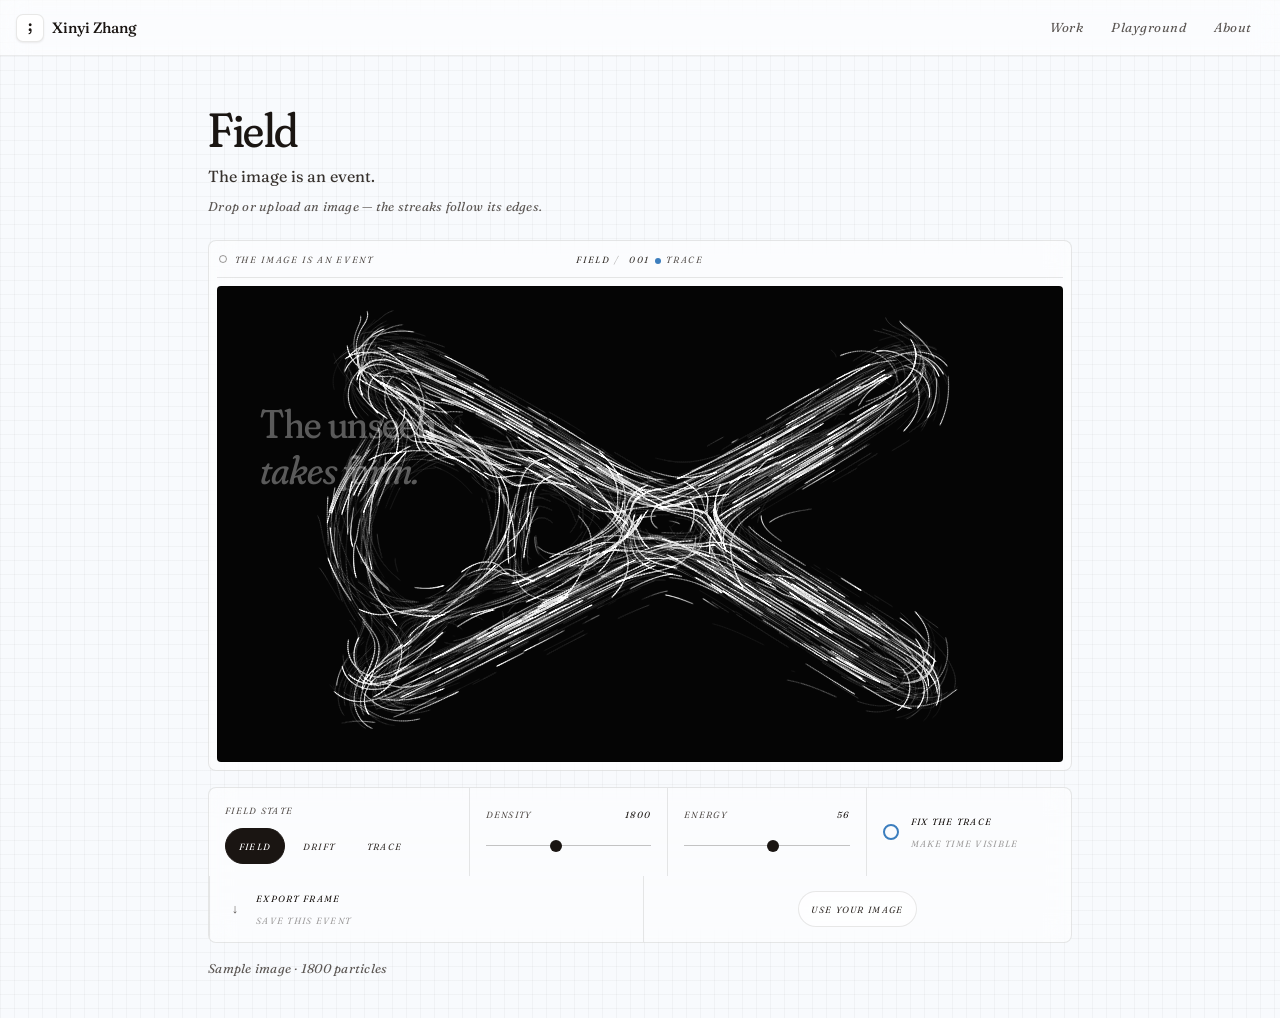
<file: lab/diamond/index.html>
<!doctype html>
<html lang="en">
<head>
<meta charset="utf-8">
<meta http-equiv="refresh" content="0; url=../field/">
<link rel="canonical" href="../field/">
<title>Field</title>
<script>location.replace("../field/" + location.search + location.hash);</script>
</head>
<body><p>Moved to <a href="../field/">lab/field/</a>.</p></body>
</html>
</file>
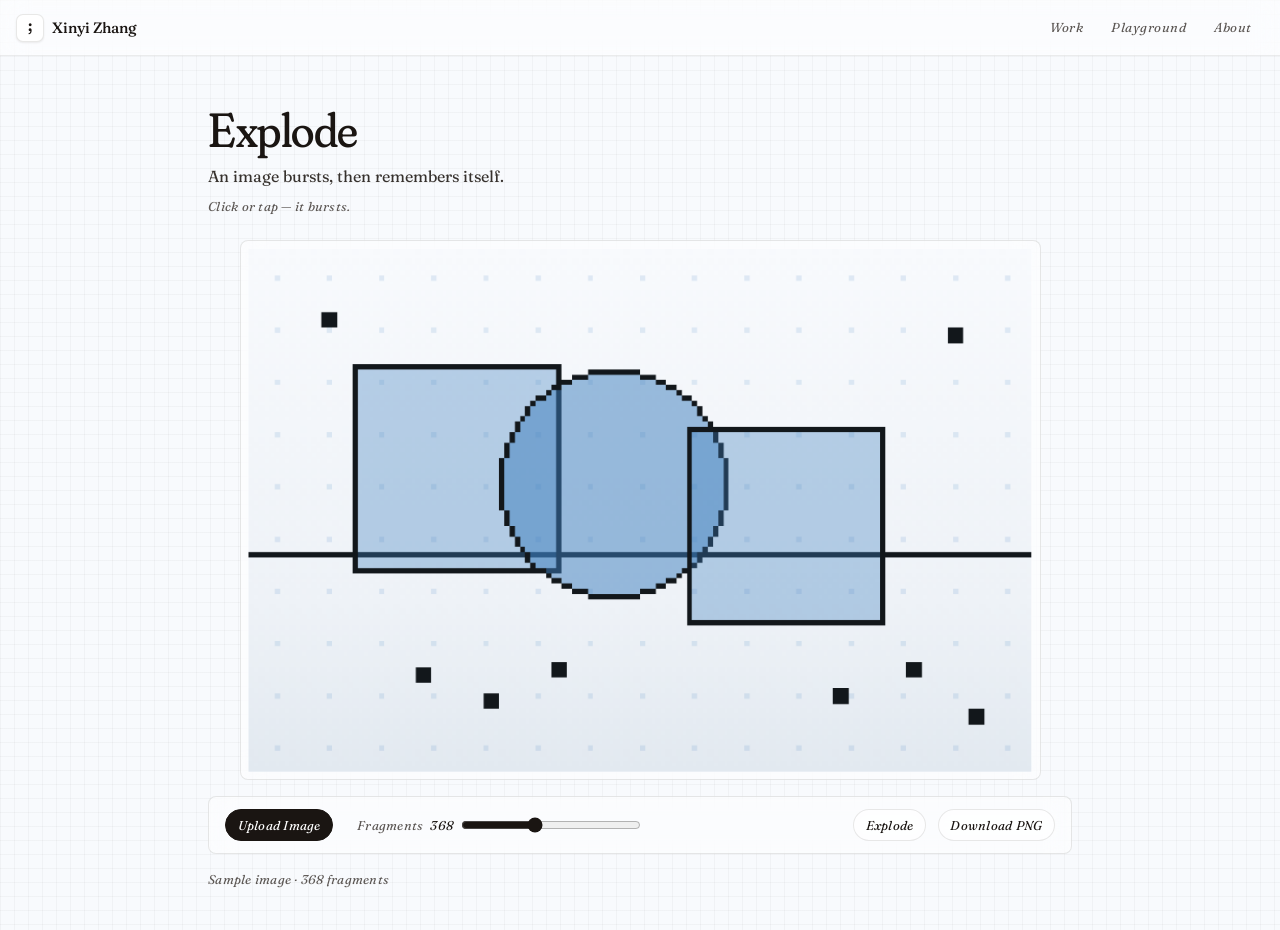
<file: lab/explode/index.html>
<!doctype html>
<html lang="en">
<head>
<meta charset="utf-8">
<meta name="viewport" content="width=device-width, initial-scale=1, viewport-fit=cover">
<title>Explode · Xinyi</title>
<link rel="icon" href="data:image/svg+xml,<svg xmlns='http://www.w3.org/2000/svg' viewBox='0 0 64 64'><rect x='1.5' y='1.5' width='61' height='61' rx='14' fill='%23ffffff' stroke='%23dcdad6' stroke-width='2'/><text x='32' y='46' text-anchor='middle' font-family='Fraunces,Georgia,serif' font-size='44' font-weight='600' fill='%23241f1c'>;</text></svg>">
<meta name="description" content="Explode — an image bursts into fragments, then remembers itself.">
<link rel="preconnect" href="https://fonts.googleapis.com">
<link rel="preconnect" href="https://fonts.gstatic.com" crossorigin>
<link href="https://fonts.googleapis.com/css2?family=Fraunces:ital,opsz,wght,SOFT,WONK@0,9..144,300..600,0..100,0..1;1,9..144,300..600,0..100,0..1&display=swap" rel="stylesheet">
<link rel="stylesheet" href="../../tokens.css?v=20260903d">
<style>
*, *::before, *::after { box-sizing: border-box; margin: 0; padding: 0; }
/* the site pointer: a 22x22 pixel arrow, ink on a 1 px near-white outline */
@media (hover: hover) and (pointer: fine) {
  html { cursor: url("data:image/svg+xml,%3Csvg xmlns='http://www.w3.org/2000/svg' width='22' height='22' viewBox='0 0 22 22' shape-rendering='crispEdges'%3E%3Cpath d='M1 1H3V3H5V5H7V7H9V9H11V11H13V13H15V15H11V21H7V17H5V19H1Z' fill='%23241f1c' stroke='%23f7f8fa' stroke-width='2' paint-order='stroke'/%3E%3C/svg%3E") 1 1, auto; }
  a, button, [role="button"], input[type="range"], label.btn {
    cursor: url("data:image/svg+xml,%3Csvg xmlns='http://www.w3.org/2000/svg' width='22' height='22' viewBox='0 0 22 22' shape-rendering='crispEdges'%3E%3Cpath d='M1 1H3V3H5V5H7V7H9V9H11V11H13V13H15V15H11V21H7V17H5V19H1Z' fill='%23241f1c' stroke='%23f7f8fa' stroke-width='2' paint-order='stroke'/%3E%3Crect x='1' y='3' width='4' height='4' fill='%2387c6f2'/%3E%3C/svg%3E") 1 1, pointer;
  }
}

/* ---- pixel glass: the site's one material, copied from styles.css ---- */
:root {
  --hero-ground: oklch(98.5% 0.004 240);
  --hero-glass:  rgba(255, 255, 255, 0.55);
  --hero-blur:   blur(14px) saturate(130%);
  --hero-hair:   rgba(36, 31, 28, 0.08);
  --hero-shadow: 0 8px 30px -22px rgba(36, 31, 28, 0.3);
  --hero-grid:   rgba(36, 31, 28, 0.035);
  --card-glass:  rgba(255, 255, 255, 0.5);
  --card-blur:   blur(12px) saturate(120%);
  --card-hair:   rgba(36, 31, 28, 0.10);
  --bar-h:       56px;

  /* colour discipline: ink, cool near-white, orchid blue. nothing warm. */
  --color-accent: oklch(20% 0.010 60);
  --color-focus:  oklch(20% 0.010 60);
  --orchid:       oklch(58% 0.12 250);
  --faint:        rgba(36, 31, 28, 0.42);
  --tap: 0px;
}
@media (hover: none), (pointer: coarse) { :root { --tap: 44px; } }

html { overflow-x: clip; background: var(--hero-ground); }
body {
  overflow-x: clip;
  min-height: 100dvh;
  /* the ground + the static 14 px pixel grid */
  background-color: var(--hero-ground);
  background-image:
    repeating-linear-gradient(90deg, var(--hero-grid) 0 1px, transparent 1px 14px),
    repeating-linear-gradient(180deg, var(--hero-grid) 0 1px, transparent 1px 14px);
  color: var(--color-ink);
  font-family: var(--font-body);
  font-weight: 400;
  font-variation-settings: var(--vf-body);
  font-feature-settings: normal;
  font-size: var(--text-base);
  line-height: 1.55;
  -webkit-font-smoothing: antialiased;
}
::selection { background: var(--color-accent); color: #fff; }
a:focus-visible, button:focus-visible, input:focus-visible, .btn:focus-within {
  outline: 2px solid var(--color-focus);
  outline-offset: 3px;
  border-radius: var(--radius-sm);
}

/* the top bar: full-width glass, ; + Xinyi Zhang on the left, links on the right */
.topbar {
  position: fixed;
  inset: 0 0 auto 0;
  z-index: 60;
  height: var(--bar-h);
  display: flex;
  align-items: center;
  justify-content: space-between;
  gap: var(--space-md);
  padding-inline: max(var(--space-md), env(safe-area-inset-left)) max(var(--space-md), env(safe-area-inset-right));
  background: rgba(255, 255, 255, 0.55);
  -webkit-backdrop-filter: var(--hero-blur);
  backdrop-filter: var(--hero-blur);
  border-bottom: 1px solid var(--hero-hair);
}
.topbar__brand {
  display: inline-flex;
  align-items: center;
  gap: var(--space-xs);
  min-width: 0;
  color: var(--color-ink);
  text-decoration: none;
}
.topbar__tile {
  flex: none;
  display: grid;
  place-items: center;
  width: 28px;
  height: 28px;
  border-radius: 7px;
  background: #fff;
  border: 1px solid var(--card-hair);
  box-shadow: 0 1px 2px rgba(36, 31, 28, 0.08);
  font-family: var(--font-display);
  font-weight: 600;
  font-variation-settings: var(--vf-display);
  font-feature-settings: var(--ff-display);
  font-size: 18px;
  line-height: 1;
  padding-block-end: 5px;                /* optical centring for the semicolon */
}
.topbar__name {
  font-family: var(--font-body);
  font-weight: 400;
  font-variation-settings: var(--vf-body);
  font-feature-settings: normal;
  font-weight: 500;
  font-size: 15px;
  letter-spacing: -0.005em;
  white-space: nowrap;
}
.topbar__nav { display: flex; align-items: center; gap: var(--space-2xs); }
.topbar__link {
  display: inline-flex;
  align-items: center;
  justify-content: center;
  min-height: max(var(--tap), 32px);
  padding-inline: var(--space-sm);
  border-radius: 999px;
  font-family: var(--font-mono);
  font-style: italic;
  font-weight: 400;
  font-variation-settings: var(--vf-label);
  font-feature-settings: normal;
  letter-spacing: var(--track-label);
  font-size: 13px;
  letter-spacing: 0.04em;
  line-height: 1.6;
  color: var(--color-muted);
  text-decoration: none;
  transition: color var(--dur-short) var(--ease-out);
}
.topbar__link:hover { color: var(--color-ink); }

/* ---- shared lab chrome (the same block on all three lab pages) ---- */
.lab {
  max-width: 56rem;
  margin-inline: auto;
  /* hero-less: the title block starts 56 + 48 px from the top of the page */
  padding: calc(var(--bar-h) + 48px) max(var(--space-md), env(safe-area-inset-left)) var(--space-xl);
  display: flex;
  flex-direction: column;
  gap: var(--space-lg);
}
.head__title {
  font-family: var(--font-display);
  font-weight: var(--wght-display);
  font-variation-settings: var(--vf-display);
  font-feature-settings: var(--ff-display);
  font-size: clamp(2.2rem, 7.6vw, 3rem);
  line-height: 1.08;
  letter-spacing: var(--track-display);
  overflow-wrap: anywhere;
}
.head__lead { margin-top: var(--space-xs); color: var(--color-ink-2); max-width: 44ch; }
.head__hint {
  margin-top: var(--space-xs);
  font-family: var(--font-mono);
  font-style: italic;
  font-weight: 400;
  font-variation-settings: var(--vf-label);
  font-feature-settings: normal;
  letter-spacing: var(--track-label);
  font-size: var(--text-xs);
  color: var(--color-muted);
}
.demo { display: flex; flex-direction: column; gap: var(--space-md); }
.note {
  font-family: var(--font-mono);
  font-style: italic;
  font-weight: 400;
  font-variation-settings: var(--vf-label);
  font-feature-settings: normal;
  letter-spacing: var(--track-label);
  font-size: var(--text-xs);
  color: var(--color-muted);
  letter-spacing: 0.02em;
}

/* the controls row is a glass bar */
.ctls {
  display: flex;
  flex-wrap: wrap;
  align-items: center;
  gap: var(--space-sm) var(--space-lg);
  padding: var(--space-sm) var(--space-md);
  background: var(--card-glass);
  -webkit-backdrop-filter: var(--card-blur);
  backdrop-filter: var(--card-blur);
  border: 1px solid var(--card-hair);
  border-radius: 8px;
}
.ctl {
  display: flex;
  align-items: center;
  gap: var(--space-xs);
  font-family: var(--font-mono);
  font-variant-numeric: tabular-nums;
  font-style: italic;
  font-weight: 400;
  font-variation-settings: var(--vf-label);
  font-feature-settings: normal;
  letter-spacing: var(--track-label);
  font-size: var(--text-xs);
  color: var(--color-muted);
  letter-spacing: 0.02em;
}
.ctl__name { white-space: nowrap; }   /* one flex item, so the gap doesn't split the label */
.ctl b { display: inline-block; font-weight: 400; color: var(--color-ink); font-variant-numeric: tabular-nums; }
/* Fraunces has no tabular figures (tnum is a no-op), so every live counter
   gets a fixed cell instead: min-width in ch (the width of a zero, the widest
   digit) + right alignment, so the number can change without moving anything. */
#cnt { min-width: 3.3ch; text-align: end; }
.ctl input[type="range"] {
  width: 180px;
  height: max(var(--tap), 28px);
  accent-color: var(--color-accent);
  cursor: pointer;
}
.acts { display: flex; flex-wrap: wrap; gap: var(--space-sm); margin-inline-start: auto; }
.btn {
  position: relative;
  appearance: none;
  display: inline-flex;
  align-items: center;
  justify-content: center;
  min-height: max(var(--tap), 32px);
  font-family: var(--font-mono);
  font-style: italic;
  font-weight: 400;
  font-variation-settings: var(--vf-label);
  font-feature-settings: normal;
  letter-spacing: var(--track-label);
  font-size: var(--text-xs);
  line-height: 1.55;
  color: var(--color-ink);
  background: rgba(255, 255, 255, 0.55);
  -webkit-backdrop-filter: blur(8px) saturate(120%);
  backdrop-filter: blur(8px) saturate(120%);
  border: 1px solid var(--card-hair);
  border-radius: 999px;
  padding: 0.35em 0.9em;
  white-space: nowrap;
  text-decoration: none;
  cursor: pointer;
  transition: color var(--dur-micro) var(--ease-out), border-color var(--dur-micro) var(--ease-out),
              background-color var(--dur-micro) var(--ease-out);
}
.btn:hover { border-color: rgba(36, 31, 28, 0.30); }
.btn--primary {
  background: var(--color-ink);
  border-color: var(--color-ink);
  color: #fff;
  -webkit-backdrop-filter: none;
  backdrop-filter: none;
}
.btn--primary:hover { background: var(--color-ink-2); border-color: var(--color-ink-2); color: #fff; }
.btn input { position: absolute; inset: 0; width: 100%; height: 100%; opacity: 0; cursor: pointer; }

@media (max-width: 40rem) {
  .acts { margin-inline-start: 0; }
  .ctl { width: 100%; }
  .ctl input[type="range"] { width: 100%; flex: 1 1 auto; min-width: 0; }
}
/* ---- end shared lab chrome ---- */

.stage {
  position: relative;
  z-index: 1;                     /* mid-burst the fragments cross over the page */
  /* keep the whole demo, controls included, close to one screen on wide displays */
  width: min(100%, calc(58dvh * var(--ar, 1.5) + 18px));
  margin-inline: auto;
  /* the glass frame: 1 px hairline, radius 8, 8 px of glass around the picture */
  border: 1px solid var(--card-hair);
  border-radius: 8px;
  background: var(--card-glass);
  -webkit-backdrop-filter: var(--card-blur);
  backdrop-filter: var(--card-blur);
  padding: 8px;
  line-height: 0;
  transition: border-color var(--dur-short) var(--ease-out);
}
.stage.is-drop { border-color: var(--orchid); }
/* the frame hugs the picture; the backing canvas is bigger and reaches past it,
   so at rest only the picture shows and the burst carries fragments onto the ground */
.stage__box {
  position: relative;
  width: 100%;
  aspect-ratio: var(--ar, 1.5);
  cursor: crosshair;
  touch-action: manipulation;
}
#cv {
  position: absolute;
  left: 50%;
  top: 50%;
  transform: translate(-50%, -50%);
  display: block;
  height: auto;
  pointer-events: none;           /* the overhang must not swallow clicks meant for the page */
}
@media (prefers-reduced-motion: reduce) {
  .stage { transition: none; }
}
</style>
</head>
<body>

<header class="topbar">
  <a class="topbar__brand" href="../../index.html" aria-label="Xinyi Zhang — home">
    <span class="topbar__tile" aria-hidden="true">;</span>
    <span class="topbar__name">Xinyi Zhang</span>
  </a>
  <nav class="topbar__nav" aria-label="Site">
    <a class="topbar__link" href="../../index.html#index">Work</a>
    <a class="topbar__link" href="../">Playground</a>
    <a class="topbar__link" href="../../about.html">About</a>
  </nav>
</header>

<main class="lab">
  <header>
    <h1 class="head__title">Explode</h1>
    <p class="head__lead">An image bursts, then remembers itself.</p>
    <p class="head__hint">Click or tap — it bursts.</p>
  </header>

  <section class="demo">
    <div class="stage" id="stage">
      <div class="stage__box" id="box">
        <canvas id="cv" aria-label="Explode canvas — click or tap anywhere to burst the image"></canvas>
      </div>
    </div>

    <div class="ctls">
      <label class="btn btn--primary">Upload Image<input type="file" id="file" accept="image/*" aria-label="Upload an image"></label>
      <label class="ctl"><span class="ctl__name">Fragments&nbsp;<b id="cnt">368</b></span>
        <input type="range" id="frags" min="200" max="600" step="20" value="360" aria-label="Fragment count">
      </label>
      <div class="acts">
        <button class="btn" type="button" id="boom">Explode</button>
        <a class="btn" id="dl" download="explode.png" href="#">Download PNG</a>
      </div>
    </div>

    <p class="note" id="note">Drawing the sample…</p>
  </section>
</main>

<script>
(function () {
  'use strict';
  var PAPER = '#fefdfa';
  var MAXEDGE = 1200;
  var cv = document.getElementById('cv');
  var ctx = cv.getContext('2d');
  var src = document.createElement('canvas');
  var sctx = src.getContext('2d');
  var slider = document.getElementById('frags');
  var cnt = document.getElementById('cnt');
  var dl = document.getElementById('dl');
  var stage = document.getElementById('stage');
  var box = document.getElementById('box');
  var note = document.getElementById('note');
  var label = 'sample image';
  function capf(t) { return t.charAt(0).toUpperCase() + t.slice(1); }
  var RM = matchMedia('(prefers-reduced-motion: reduce)').matches;
  var T_OUT = RM ? 260 : 620;
  var T_BACK = RM ? 700 : 1750;
  var WAVE = RM ? 40 : 90;

  var frags = [];
  var pad = 0;
  var raf = 0;
  var t0 = 0;
  var animating = false;
  var dlUrl = null;
  var dlTimer = 0;
  var lastBlob = 0;

  // ---- deterministic prng -------------------------------------------------
  function mk(seed) {
    var s = seed >>> 0;
    return function () {
      s = (s * 1664525 + 1013904223) >>> 0;
      return s / 4294967296;
    };
  }

  // ---- built-in sample image (900x600, drawn procedurally) ----------------
  /* Explode's own picture — a cool pixel-grid still life.
     Drawn on a 150x100 block grid and blown back up nearest-neighbour to
     900x600: cool near-white ground, three overlapping translucent blue
     shapes with 1-block ink outlines, one hairline horizon, a few 3-block
     ink dots. Ink + orchid blue only; nothing warm anywhere. */
  function sample() {
    var W = 900, H = 600, CELL = 6, GW = W / CELL, GH = H / CELL;   /* 150 x 100 blocks */
    var INK = '#12171b';                                            /* oklch(20% .012 250) */
    var BLUE = '60,126,190';                                        /* oklch(58% .12 250) */
    var lo = document.createElement('canvas');
    lo.width = GW; lo.height = GH;
    var g = lo.getContext('2d');

    /* the ground: cool near-white cooling and deepening downwards */
    var gr = g.createLinearGradient(0, 0, 0, GH);
    gr.addColorStop(0, '#f8fafd');
    gr.addColorStop(0.68, '#eef2f7');
    gr.addColorStop(1, '#e2e9f0');
    g.fillStyle = gr;
    g.fillRect(0, 0, GW, GH);

    /* a faint blue register grid, one block every ten */
    g.fillStyle = 'rgba(' + BLUE + ',0.13)';
    for (var gy = 5; gy < GH; gy += 10) for (var gx = 5; gx < GW; gx += 10) g.fillRect(gx, gy, 1, 1);

    /* the horizon: one block high, edge to edge */
    var HZ = 58;
    g.fillStyle = INK;
    g.fillRect(0, HZ, GW, 1);

    /* three overlapping shapes. each is filled at its own alpha, then outlined
       with exactly one block of ink, so the overlaps stay legible. */
    function paint(inside, alpha) {
      var x, y, m = [];
      for (y = 0; y < GH; y++) { m[y] = []; for (x = 0; x < GW; x++) m[y][x] = inside(x, y) ? 1 : 0; }
      g.fillStyle = 'rgba(' + BLUE + ',' + alpha + ')';
      for (y = 0; y < GH; y++) {
        var run = -1;
        for (x = 0; x <= GW; x++) {
          if (x < GW && m[y][x]) { if (run < 0) run = x; }
          else if (run >= 0) { g.fillRect(run, y, x - run, 1); run = -1; }
        }
      }
      g.fillStyle = INK;
      for (y = 0; y < GH; y++) for (x = 0; x < GW; x++) {
        if (!m[y][x]) continue;
        var edge = !m[y][x - 1] || !m[y][x + 1] || !(m[y - 1] && m[y - 1][x]) || !(m[y + 1] && m[y + 1][x]);
        if (edge) g.fillRect(x, y, 1, 1);
      }
    }
    function box(x0, y0, w, h) { return function (x, y) { return x >= x0 && x < x0 + w && y >= y0 && y < y0 + h; }; }
    function disc(cx, cy, r) {
      return function (x, y) { var dx = x + 0.5 - cx, dy = y + 0.5 - cy; return dx * dx + dy * dy <= r * r; };
    }
    paint(box(20, 22, 40, 40), 0.35);      /* left square */
    paint(disc(70, 45, 22), 0.50);         /* the circle it leans on */
    paint(box(84, 34, 38, 38), 0.35);      /* right square, standing across the horizon */

    /* a few 3-block ink dots, the punctuation of the plate */
    g.fillStyle = INK;
    var dots = [[32, 80], [45, 85], [58, 79], [112, 84], [126, 79], [138, 88], [14, 12], [134, 15]];
    for (var d = 0; d < dots.length; d++) g.fillRect(dots[d][0], dots[d][1], 3, 3);

    /* blow the block grid back up, nearest neighbour */
    var c = document.createElement('canvas');
    c.width = W; c.height = H;
    var x2 = c.getContext('2d');
    x2.imageSmoothingEnabled = false;
    x2.drawImage(lo, 0, 0, W, H);
    return c;
  }

  // ---- image intake -------------------------------------------------------
  function setImage(img, iw, ih) {
    var sc = Math.min(1, MAXEDGE / Math.max(iw, ih));
    var w = Math.max(1, Math.round(iw * sc));
    var h = Math.max(1, Math.round(ih * sc));
    src.width = w; src.height = h;
    sctx.clearRect(0, 0, w, h);
    sctx.drawImage(img, 0, 0, w, h);
    pad = Math.round(Math.max(w, h) * 0.14);
    cv.width = w + pad * 2;
    cv.height = h + pad * 2;
    fit();
    build();
  }

  // the frame follows the picture; the canvas is scaled past it by the same pad it carries
  function fit() {
    stage.style.setProperty('--ar', (src.width / src.height).toFixed(4));
    cv.style.width = (cv.width / src.width * 100).toFixed(4) + '%';
  }

  function fromFile(file) {
    if (!file || !/^image\//.test(file.type)) return;
    var url = URL.createObjectURL(file);
    var im = new Image();
    im.onload = function () {
      label = 'your image';
      setImage(im, im.naturalWidth, im.naturalHeight);
      URL.revokeObjectURL(url);
    };
    im.onerror = function () { URL.revokeObjectURL(url); };
    im.src = url;
  }

  // ---- fragments ----------------------------------------------------------
  function build() {
    var w = src.width, h = src.height;
    var want = +slider.value;
    var cols = Math.max(2, Math.round(Math.sqrt(want * (w / h))));
    var rows = Math.max(2, Math.round(want / cols));
    var fw = w / cols, fh = h / rows;
    var r = mk(9137 + cols * 131 + rows);
    frags = [];
    for (var y = 0; y < rows; y++) {
      for (var x = 0; x < cols; x++) {
        frags.push({
          sx: x * fw, sy: y * fh, sw: fw, sh: fh,
          cx: pad + x * fw + fw / 2,
          cy: pad + y * fh + fh / 2,
          j1: r(), j2: r(), j3: r(),
          ox: 0, oy: 0, rot: 0,
          ax: 0, ay: 0, ar: 0, delay: 0
        });
      }
    }
    cnt.textContent = frags.length;
    note.textContent = capf(label) + ' · ' + frags.length + ' fragments';
    draw();
    queueBlob(true);
  }

  // ---- burst --------------------------------------------------------------
  function burst(px, py) {
    // a shove away from the click plus a dilation that grows with distance.
    // travel is budgeted against the frame padding, so at peak spread the
    // fragments stay inside the canvas instead of clipping at the edge.
    var i, f, dx, dy, d;
    var far = 1;
    for (i = 0; i < frags.length; i++) {
      d = Math.hypot(frags[i].cx - px, frags[i].cy - py);
      if (d > far) far = d;
    }
    var budget = pad * 0.68;          // jitter can add ~25% on top of this
    for (i = 0; i < frags.length; i++) {
      f = frags[i];
      dx = f.cx - px; dy = f.cy - py;
      d = Math.hypot(dx, dy);
      if (d < 0.001) { dx = f.j1 - 0.5; dy = f.j2 - 0.5; d = Math.hypot(dx, dy) || 1; }
      var amp = budget * (0.34 + 0.66 * (d / far)) * (0.8 + f.j1 * 0.45);
      f.ax = (dx / d) * amp + (f.j2 - 0.5) * budget * 0.16;
      f.ay = (dy / d) * amp + (f.j3 - 0.5) * budget * 0.16;
      f.ar = (f.j3 - 0.5) * 2.2;
      f.delay = Math.min(1, d / far) * WAVE;
    }
    t0 = performance.now();
    if (!animating) { animating = true; raf = requestAnimationFrame(tick); }
  }

  function wave(t) {
    if (t <= 0) return 0;
    if (t < T_OUT) {
      var p = t / T_OUT;
      return 1 - Math.pow(1 - p, 3);
    }
    var u = (t - T_OUT) / T_BACK;
    if (u >= 1) return 0;
    return (1 - u) * Math.exp(-4 * u) * Math.cos(5.5 * u);
  }

  function tick(now) {
    var t = now - t0;
    var live = false;
    for (var i = 0; i < frags.length; i++) {
      var f = frags[i];
      var lt = t - f.delay;
      var v = wave(lt);
      if (lt < T_OUT + T_BACK) live = true;
      f.ox = f.ax * v; f.oy = f.ay * v; f.rot = f.ar * v;
    }
    draw();
    if (live) {
      raf = requestAnimationFrame(tick);
      if (now - lastBlob > 500) { lastBlob = now; queueBlob(true); }
    } else {
      for (var k = 0; k < frags.length; k++) { frags[k].ox = 0; frags[k].oy = 0; frags[k].rot = 0; }
      draw();
      animating = false;
      raf = 0;
      queueBlob(true);
    }
  }

  // ---- render -------------------------------------------------------------
  function draw() {
    // transparent outside the fragments: at rest the pad falls on the frame's own
    // paper and the 1px ink border stays visible underneath the canvas
    ctx.clearRect(0, 0, cv.width, cv.height);
    for (var i = 0; i < frags.length; i++) {
      var f = frags[i];
      var dw = f.sw + 0.8, dh = f.sh + 0.8;
      if (f.rot === 0 && f.ox === 0 && f.oy === 0) {
        ctx.drawImage(src, f.sx, f.sy, f.sw, f.sh, f.cx - dw / 2, f.cy - dh / 2, dw, dh);
      } else {
        ctx.save();
        ctx.translate(f.cx + f.ox, f.cy + f.oy);
        ctx.rotate(f.rot);
        ctx.drawImage(src, f.sx, f.sy, f.sw, f.sh, -dw / 2, -dh / 2, dw, dh);
        ctx.restore();
      }
    }
  }

  // ---- download -----------------------------------------------------------
  // at rest the PNG is the picture at source resolution; mid-burst it keeps the
  // pad, so the fragments that flew past the frame are still in the frame-grab
  function shot() {
    var out = document.createElement('canvas');
    var g, w, h;
    if (animating) {
      out.width = cv.width; out.height = cv.height;
      g = out.getContext('2d');
      g.fillStyle = PAPER; g.fillRect(0, 0, out.width, out.height);
      g.drawImage(cv, 0, 0);
    } else {
      w = src.width; h = src.height;
      out.width = w; out.height = h;
      g = out.getContext('2d');
      g.fillStyle = PAPER; g.fillRect(0, 0, w, h);
      g.drawImage(cv, pad, pad, w, h, 0, 0, w, h);
    }
    return out;
  }

  function queueBlob(now) {
    clearTimeout(dlTimer);
    dlTimer = setTimeout(function () {
      var out = shot();
      if (!out.toBlob) return;
      out.toBlob(function (b) {
        if (!b) return;
        var u = URL.createObjectURL(b);
        if (dlUrl) URL.revokeObjectURL(dlUrl);
        dlUrl = u;
        dl.href = u;
      }, 'image/png');
    }, now ? 0 : 120);
  }

  // ---- events -------------------------------------------------------------
  box.addEventListener('pointerdown', function (e) {
    var r = cv.getBoundingClientRect();
    burst((e.clientX - r.left) * (cv.width / r.width), (e.clientY - r.top) * (cv.height / r.height));
  });
  document.getElementById('boom').addEventListener('click', function () {
    burst(cv.width * 0.5, cv.height * 0.5);
  });
  slider.addEventListener('input', function () {
    cnt.textContent = slider.value;
    build();
  });
  document.getElementById('file').addEventListener('change', function (e) {
    if (e.target.files && e.target.files[0]) fromFile(e.target.files[0]);
  });
  ['dragenter', 'dragover'].forEach(function (n) {
    stage.addEventListener(n, function (e) { e.preventDefault(); stage.classList.add('is-drop'); });
  });
  ['dragleave', 'drop'].forEach(function (n) {
    stage.addEventListener(n, function () { stage.classList.remove('is-drop'); });
  });
  stage.addEventListener('drop', function (e) {
    e.preventDefault();
    if (e.dataTransfer && e.dataTransfer.files && e.dataTransfer.files[0]) fromFile(e.dataTransfer.files[0]);
  });
  window.addEventListener('resize', fit);
  window.addEventListener('paste', function (e) {
    var items = e.clipboardData && e.clipboardData.items;
    if (!items) return;
    for (var i = 0; i < items.length; i++) {
      if (items[i].type && items[i].type.indexOf('image/') === 0) {
        fromFile(items[i].getAsFile());
        break;
      }
    }
  });

  // ---- boot ---------------------------------------------------------------
  var s = sample();
  setImage(s, s.width, s.height);

  // test hooks (read-only, for the local probe)
  window.__lab = {
    count: function () { return frags.length; },
    animating: function () { return animating; },
    pos: function (n) {
      var out = [];
      var step = Math.max(1, Math.floor(frags.length / (n || 4)));
      for (var i = 0; i < frags.length && out.length < (n || 4); i += step) {
        out.push({
          i: i,
          x: +frags[i].ox.toFixed(2),
          y: +frags[i].oy.toFixed(2),
          r: +frags[i].rot.toFixed(3)
        });
      }
      return out;
    },
    sum: function () {
      var d = ctx.getImageData(0, 0, cv.width, cv.height).data, s = 0;
      for (var i = 0; i < d.length; i += 401) s = (s + d[i] * (i % 7 + 1)) % 4294967291;
      return s;
    },
    size: function () { return [cv.width, cv.height]; },
    // fraction of fragments whose rotated box stays inside the canvas at peak spread
    peakFit: function () {
      var inside = 0;
      for (var i = 0; i < frags.length; i++) {
        var f = frags[i];
        var dw = f.sw + 0.8, dh = f.sh + 0.8;
        var ca = Math.abs(Math.cos(f.ar)), sa = Math.abs(Math.sin(f.ar));
        var ex = (dw * ca + dh * sa) / 2, ey = (dw * sa + dh * ca) / 2;
        var x = f.cx + f.ax, y = f.cy + f.ay;
        if (x - ex >= 0 && x + ex <= cv.width && y - ey >= 0 && y + ey <= cv.height) inside++;
      }
      return frags.length ? inside / frags.length : 0;
    }
  };
})();
</script>
</body>
</html>
</file>
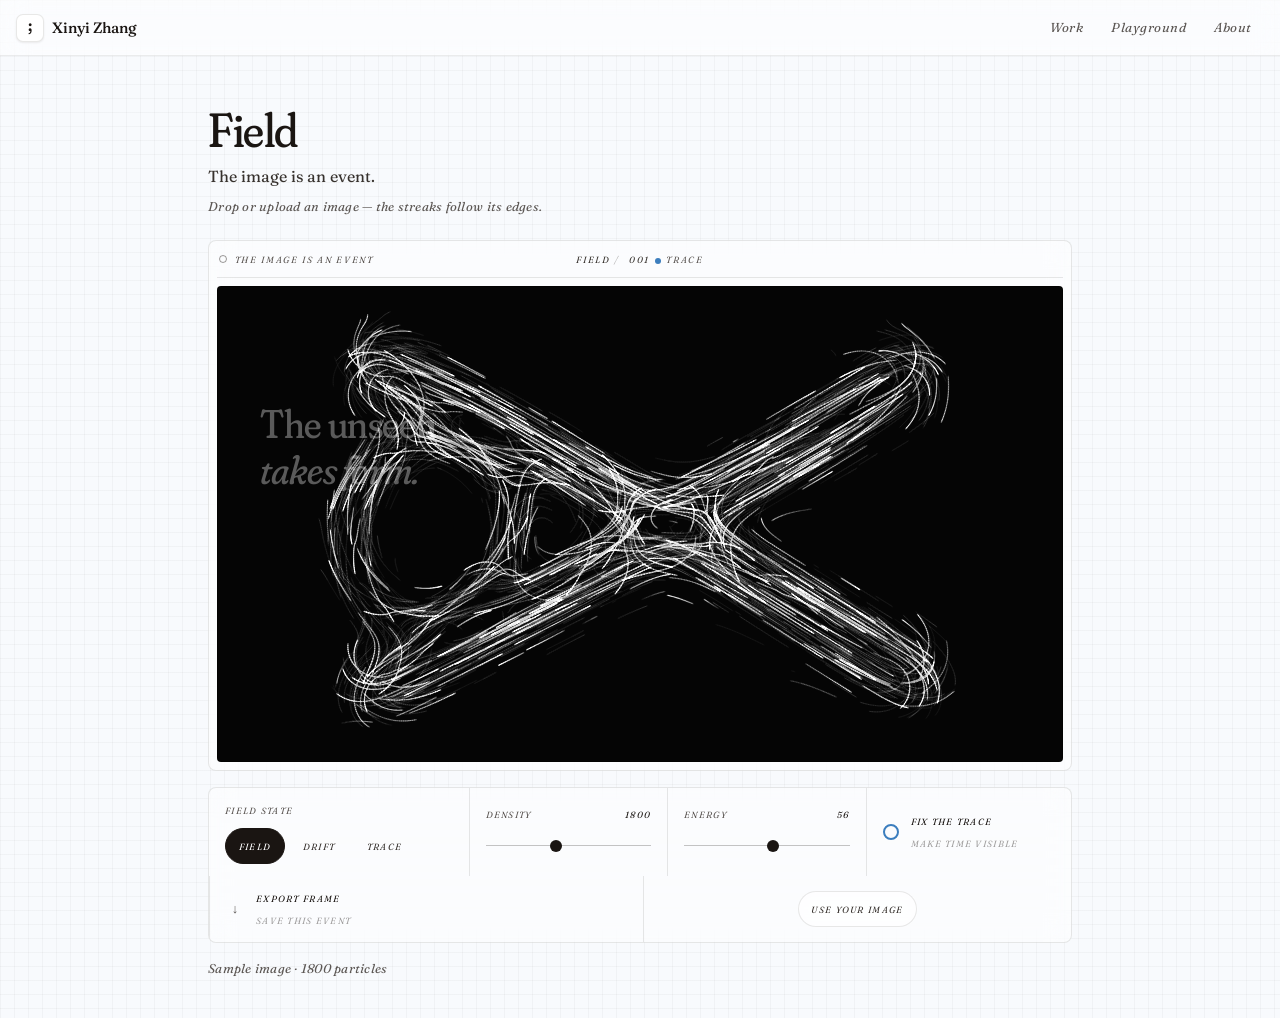
<file: lab/field/index.html>
<!doctype html>
<html lang="en">
<head>
<meta charset="utf-8">
<meta name="viewport" content="width=device-width, initial-scale=1, viewport-fit=cover">
<title>Field · Xinyi</title>
<meta name="description" content="Field — white streaks advected by the flow field of an image. The image is an event. Everything runs in your browser.">
<link rel="icon" href="data:image/svg+xml,<svg xmlns='http://www.w3.org/2000/svg' viewBox='0 0 64 64'><rect x='1.5' y='1.5' width='61' height='61' rx='14' fill='%23ffffff' stroke='%23dcdad6' stroke-width='2'/><text x='32' y='46' text-anchor='middle' font-family='Fraunces,Georgia,serif' font-size='44' font-weight='600' fill='%23241f1c'>;</text></svg>">
<link rel="preconnect" href="https://fonts.googleapis.com">
<link rel="preconnect" href="https://fonts.gstatic.com" crossorigin>
<link href="https://fonts.googleapis.com/css2?family=Fraunces:ital,opsz,wght,SOFT,WONK@0,9..144,300..600,0..100,0..1;1,9..144,300..600,0..100,0..1&display=swap" rel="stylesheet">
<link rel="stylesheet" href="../../tokens.css?v=20260903d">
<style>
*, *::before, *::after { box-sizing: border-box; margin: 0; padding: 0; }
/* the site pointer: a 22x22 pixel arrow, ink on a 1 px near-white outline */
@media (hover: hover) and (pointer: fine) {
  html { cursor: url("data:image/svg+xml,%3Csvg xmlns='http://www.w3.org/2000/svg' width='22' height='22' viewBox='0 0 22 22' shape-rendering='crispEdges'%3E%3Cpath d='M1 1H3V3H5V5H7V7H9V9H11V11H13V13H15V15H11V21H7V17H5V19H1Z' fill='%23241f1c' stroke='%23f7f8fa' stroke-width='2' paint-order='stroke'/%3E%3C/svg%3E") 1 1, auto; }
  a, button, [role="button"], input[type="range"], label.btn {
    cursor: url("data:image/svg+xml,%3Csvg xmlns='http://www.w3.org/2000/svg' width='22' height='22' viewBox='0 0 22 22' shape-rendering='crispEdges'%3E%3Cpath d='M1 1H3V3H5V5H7V7H9V9H11V11H13V13H15V15H11V21H7V17H5V19H1Z' fill='%23241f1c' stroke='%23f7f8fa' stroke-width='2' paint-order='stroke'/%3E%3Crect x='1' y='3' width='4' height='4' fill='%2387c6f2'/%3E%3C/svg%3E") 1 1, pointer;
  }
}

/* ---- pixel glass: the site's one material, copied from styles.css ---- */
:root {
  --hero-ground: oklch(98.5% 0.004 240);
  --hero-glass:  rgba(255, 255, 255, 0.55);
  --hero-blur:   blur(14px) saturate(130%);
  --hero-hair:   rgba(36, 31, 28, 0.08);
  --hero-shadow: 0 8px 30px -22px rgba(36, 31, 28, 0.3);
  --hero-grid:   rgba(36, 31, 28, 0.035);
  --card-glass:  rgba(255, 255, 255, 0.5);
  --card-blur:   blur(12px) saturate(120%);
  --card-hair:   rgba(36, 31, 28, 0.10);
  --bar-h:       56px;

  /* colour discipline: ink, cool near-white, orchid blue. nothing warm. */
  --color-accent: oklch(20% 0.010 60);
  --color-focus:  oklch(20% 0.010 60);
  --orchid:       oklch(58% 0.12 250);
  --faint:        rgba(36, 31, 28, 0.42);
  --tap: 0px;
}
@media (hover: none), (pointer: coarse) { :root { --tap: 44px; } }

html { overflow-x: clip; background: var(--hero-ground); }
body {
  overflow-x: clip;
  min-height: 100dvh;
  /* the ground + the static 14 px pixel grid */
  background-color: var(--hero-ground);
  background-image:
    repeating-linear-gradient(90deg, var(--hero-grid) 0 1px, transparent 1px 14px),
    repeating-linear-gradient(180deg, var(--hero-grid) 0 1px, transparent 1px 14px);
  color: var(--color-ink);
  font-family: var(--font-body);
  font-weight: 400;
  font-variation-settings: var(--vf-body);
  font-feature-settings: normal;
  font-size: var(--text-base);
  line-height: 1.55;
  -webkit-font-smoothing: antialiased;
}
::selection { background: var(--color-accent); color: #fff; }
a:focus-visible, button:focus-visible, input:focus-visible, .btn:focus-within {
  outline: 2px solid var(--color-focus);
  outline-offset: 3px;
  border-radius: var(--radius-sm);
}

/* the top bar: full-width glass, ; + Xinyi Zhang on the left, links on the right */
.topbar {
  position: fixed;
  inset: 0 0 auto 0;
  z-index: 60;
  height: var(--bar-h);
  display: flex;
  align-items: center;
  justify-content: space-between;
  gap: var(--space-md);
  padding-inline: max(var(--space-md), env(safe-area-inset-left)) max(var(--space-md), env(safe-area-inset-right));
  background: rgba(255, 255, 255, 0.55);
  -webkit-backdrop-filter: var(--hero-blur);
  backdrop-filter: var(--hero-blur);
  border-bottom: 1px solid var(--hero-hair);
}
.topbar__brand {
  display: inline-flex;
  align-items: center;
  gap: var(--space-xs);
  min-width: 0;
  color: var(--color-ink);
  text-decoration: none;
}
.topbar__tile {
  flex: none;
  display: grid;
  place-items: center;
  width: 28px;
  height: 28px;
  border-radius: 7px;
  background: #fff;
  border: 1px solid var(--card-hair);
  box-shadow: 0 1px 2px rgba(36, 31, 28, 0.08);
  font-family: var(--font-display);
  font-weight: 600;
  font-variation-settings: var(--vf-display);
  font-feature-settings: var(--ff-display);
  font-size: 18px;
  line-height: 1;
  padding-block-end: 5px;                /* optical centring for the semicolon */
}
.topbar__name {
  font-family: var(--font-body);
  font-weight: 400;
  font-variation-settings: var(--vf-body);
  font-feature-settings: normal;
  font-weight: 500;
  font-size: 15px;
  letter-spacing: -0.005em;
  white-space: nowrap;
}
.topbar__nav { display: flex; align-items: center; gap: var(--space-2xs); }
.topbar__link {
  display: inline-flex;
  align-items: center;
  justify-content: center;
  min-height: max(var(--tap), 32px);
  padding-inline: var(--space-sm);
  border-radius: 999px;
  font-family: var(--font-mono);
  font-style: italic;
  font-weight: 400;
  font-variation-settings: var(--vf-label);
  font-feature-settings: normal;
  letter-spacing: var(--track-label);
  font-size: 13px;
  letter-spacing: 0.04em;
  line-height: 1.6;
  color: var(--color-muted);
  text-decoration: none;
  transition: color var(--dur-short) var(--ease-out);
}
.topbar__link:hover { color: var(--color-ink); }

/* ---- shared lab chrome (the same block on all three lab pages) ---- */
.lab {
  max-width: 56rem;
  margin-inline: auto;
  /* hero-less: the title block starts 56 + 48 px from the top of the page */
  padding: calc(var(--bar-h) + 48px) max(var(--space-md), env(safe-area-inset-left)) var(--space-xl);
  display: flex;
  flex-direction: column;
  gap: var(--space-lg);
}
.head__title {
  font-family: var(--font-display);
  font-weight: var(--wght-display);
  font-variation-settings: var(--vf-display);
  font-feature-settings: var(--ff-display);
  font-size: clamp(2.2rem, 7.6vw, 3rem);
  line-height: 1.08;
  letter-spacing: var(--track-display);
  overflow-wrap: anywhere;
}
.head__lead { margin-top: var(--space-xs); color: var(--color-ink-2); max-width: 44ch; }
.head__hint {
  margin-top: var(--space-xs);
  font-family: var(--font-mono);
  font-style: italic;
  font-weight: 400;
  font-variation-settings: var(--vf-label);
  font-feature-settings: normal;
  letter-spacing: var(--track-label);
  font-size: var(--text-xs);
  color: var(--color-muted);
}
.demo { display: flex; flex-direction: column; gap: var(--space-md); }
.note {
  font-family: var(--font-mono);
  font-style: italic;
  font-weight: 400;
  font-variation-settings: var(--vf-label);
  font-feature-settings: normal;
  letter-spacing: var(--track-label);
  font-size: var(--text-xs);
  color: var(--color-muted);
  letter-spacing: 0.02em;
}

/* the demo's own header strip, inside the glass frame:
   "THE IMAGE IS AN EVENT" left, the live status centred */
.strip {
  display: grid;
  grid-template-columns: 1fr auto 1fr;
  align-items: center;
  gap: var(--space-sm);
  padding: 0 2px var(--space-xs);
  border-bottom: 1px solid var(--card-hair);
  font-variant-numeric: tabular-nums;
  font-family: var(--font-mono);
  font-style: italic;
  font-weight: 400;
  font-variation-settings: var(--vf-label);
  font-feature-settings: normal;
  letter-spacing: var(--track-label);
  font-size: var(--text-xs);
  letter-spacing: 0.13em;
  font-variant-caps: all-small-caps;
  color: var(--color-muted);
}
.strip__id { display: flex; align-items: center; gap: 0.6em; min-width: 0; }
.strip__mark {
  flex: none;
  width: 8px; height: 8px;
  border: 1px solid rgba(36, 31, 28, 0.45);
  border-radius: 50%;
}
.strip__status { grid-column: 2; justify-self: center; white-space: nowrap; }
.strip__status b { font-weight: 400; color: var(--color-ink-2); }
.strip__status .sep { color: var(--faint); }
.dot {
  display: inline-block;
  width: 6px; height: 6px;
  margin: 0 0.4em -1px;
  border-radius: 50%;
  background: var(--orchid);
  animation: live 2.6s var(--ease-in-out) infinite;
}
@keyframes live { 0%, 100% { opacity: 1; } 50% { opacity: 0.32; } }

/* the glass frame — the black stage keeps its identity inside it */
.frame {
  display: flex;
  flex-direction: column;
  gap: var(--space-xs);
  padding: 8px;
  background: var(--card-glass);
  -webkit-backdrop-filter: var(--card-blur);
  backdrop-filter: var(--card-blur);
  border: 1px solid var(--card-hair);
  border-radius: 8px;
}
.stage {
  position: relative;
  width: 100%;
  aspect-ratio: var(--ar, 16 / 9);
  background: #000;
  border: 1px solid var(--card-hair);
  border-radius: 4px;
  overflow: clip;
  transition: border-color var(--dur-short) var(--ease-out);
}
.stage.is-drop { border-color: var(--orchid); }
#cv { position: absolute; inset: 0; display: block; width: 100%; height: 100%; }
.stage__serif {
  position: absolute;
  left: clamp(14px, 5%, 58px);
  top: 24%;
  max-width: 46%;
  font-family: var(--font-display);
  font-style: italic;
  font-weight: var(--wght-display);
  font-variation-settings: var(--vf-display);
  font-feature-settings: var(--ff-display);
  font-size: clamp(1.4rem, 4.2vw, 2.5rem);
  line-height: 1.14;
  letter-spacing: var(--track-display);
  color: rgba(255, 255, 255, 0.34);
  pointer-events: none;
}
.stage__serif .up { font-style: normal; }

/* the control bar: one glass bar, cells divided by hairlines */
.ctls {
  display: flex;
  flex-wrap: wrap;
  border: 1px solid var(--card-hair);
  border-radius: 8px;
  background: var(--card-glass);
  -webkit-backdrop-filter: var(--card-blur);
  backdrop-filter: var(--card-blur);
  overflow: clip;
}
.ctl {
  flex: 1 1 auto;
  min-width: 0;
  display: flex;
  flex-direction: column;
  justify-content: center;
  gap: var(--space-xs);
  padding: var(--space-sm) var(--space-md);
  border-inline-start: 1px solid var(--card-hair);
  font-family: var(--font-mono);
  font-variant-numeric: tabular-nums;
  font-style: italic;
  font-weight: 400;
  font-variation-settings: var(--vf-label);
  font-feature-settings: normal;
  letter-spacing: var(--track-label);
  font-size: var(--text-xs);
  color: var(--color-muted);
  letter-spacing: 0.10em;
}
.ctl:first-child { border-inline-start: 0; }
.ctl__name { display: flex; align-items: baseline; justify-content: space-between; gap: var(--space-sm); font-variant-caps: all-small-caps; white-space: nowrap; }
.ctl b { font-weight: 400; color: var(--color-ink); font-variant-numeric: tabular-nums; }
/* Fraunces has no tabular figures (tnum is a no-op), so every live counter
   gets a fixed cell instead: min-width in ch (the width of a zero, the widest
   digit) + right alignment, so the number can change without moving anything. */
#densV { display: inline-block; min-width: 4.3ch; text-align: end; }
#enerV { display: inline-block; min-width: 3.3ch; text-align: end; }
#stNum { display: inline-block; min-width: 3.3ch; text-align: end; }
.ctl__row { display: flex; align-items: center; gap: var(--space-xs); }
.ctl__sub { font-variant-caps: all-small-caps; color: var(--faint); letter-spacing: 0.10em; }
.ctl--act { flex-direction: row; align-items: center; gap: var(--space-sm); }
.ctl--act .txt { display: flex; flex-direction: column; gap: 2px; }
.ctl--act .txt b { font-variant-caps: all-small-caps; letter-spacing: 0.10em; }
.glyph { flex: none; width: 18px; text-align: center; color: var(--color-muted); }
.ring {
  flex: none;
  width: 16px; height: 16px;
  border: 2px solid var(--orchid);
  border-radius: 50%;
  position: relative;
}
.ring::after {
  content: "";
  position: absolute;
  inset: 3px;
  border-radius: 50%;
  background: var(--orchid);
  opacity: 0;
  transition: opacity var(--dur-micro) var(--ease-out);
}
.lab[data-fixed="1"] .ring::after { opacity: 1; }
.act {
  appearance: none;
  background: none;
  border: 0;
  padding: 0;
  font: inherit;
  color: inherit;
  text-align: start;
  cursor: pointer;
  display: flex;
  align-items: center;
  gap: var(--space-sm);
  min-height: max(var(--tap), 36px);
  width: 100%;
}
.act:hover b, .act:hover .glyph { color: var(--color-ink); }
.modes { display: flex; flex-wrap: wrap; gap: var(--space-2xs); }

/* the buttons are glass pills with ink text; the chosen one is an ink fill */
.btn {
  position: relative;
  appearance: none;
  display: inline-flex;
  align-items: center;
  justify-content: center;
  min-height: max(var(--tap), 36px);
  font-family: var(--font-mono);
  font-style: italic;
  font-weight: 400;
  font-variation-settings: var(--vf-label);
  font-feature-settings: normal;
  letter-spacing: var(--track-label);
  font-size: var(--text-xs);
  letter-spacing: 0.10em;
  font-variant-caps: all-small-caps;
  line-height: 1.2;
  color: var(--color-ink-2);
  background: rgba(255, 255, 255, 0.55);
  -webkit-backdrop-filter: blur(8px) saturate(120%);
  backdrop-filter: blur(8px) saturate(120%);
  border: 1px solid var(--card-hair);
  border-radius: 999px;
  padding: 0.5em 1em;
  white-space: nowrap;
  text-decoration: none;
  cursor: pointer;
  transition: color var(--dur-micro) var(--ease-out), border-color var(--dur-micro) var(--ease-out),
              background-color var(--dur-micro) var(--ease-out);
}
.btn:hover { color: var(--color-ink); border-color: rgba(36, 31, 28, 0.30); }
.btn[aria-pressed="true"] {
  color: #fff;
  background: var(--color-ink);
  border-color: var(--color-ink);
  -webkit-backdrop-filter: none;
  backdrop-filter: none;
}
.btn--bare {
  background: transparent;
  border-color: transparent;
  -webkit-backdrop-filter: none;
  backdrop-filter: none;
}
.btn--bare:hover { background: rgba(255, 255, 255, 0.55); border-color: transparent; }
.btn input { position: absolute; inset: 0; width: 100%; height: 100%; opacity: 0; cursor: pointer; }

input[type="range"] {
  -webkit-appearance: none;
  appearance: none;
  width: 100%;
  min-width: 0;
  height: max(var(--tap), 28px);
  background: transparent;
  cursor: pointer;
}
input[type="range"]::-webkit-slider-runnable-track { height: 1px; background: rgba(36, 31, 28, 0.26); }
input[type="range"]::-webkit-slider-thumb {
  -webkit-appearance: none;
  width: 12px; height: 12px;
  margin-top: -5.5px;
  border-radius: 50%;
  background: var(--color-ink);
}
input[type="range"]::-moz-range-track { height: 1px; background: rgba(36, 31, 28, 0.26); }
input[type="range"]::-moz-range-thumb { width: 12px; height: 12px; border: 0; border-radius: 50%; background: var(--color-ink); }

@media (max-width: 40rem) {
  .strip { grid-template-columns: 1fr; gap: var(--space-2xs); }
  .strip__status { grid-column: 1; justify-self: start; }
  .stage { --ar: 4 / 3; }
  .stage__serif { top: 8%; max-width: 62%; }
  .ctl { flex: 1 0 100%; border-inline-start: 0; border-top: 1px solid var(--card-hair); padding-block: var(--space-sm); }
  .ctl:first-child { border-top: 0; }
  .btn, .act { min-height: 44px; }
  input[type="range"] { height: 44px; }
  input[type="range"]::-webkit-slider-thumb { margin-top: -7.5px; width: 16px; height: 16px; }
  input[type="range"]::-moz-range-thumb { width: 16px; height: 16px; }
}
@media (prefers-reduced-motion: reduce) {
  .dot { animation: none; }
  .stage, .btn, .ring::after { transition: none; }
}
</style>
</head>
<body>

<header class="topbar">
  <a class="topbar__brand" href="../../index.html" aria-label="Xinyi Zhang — home">
    <span class="topbar__tile" aria-hidden="true">;</span>
    <span class="topbar__name">Xinyi Zhang</span>
  </a>
  <nav class="topbar__nav" aria-label="Site">
    <a class="topbar__link" href="../../index.html#index">Work</a>
    <a class="topbar__link" href="../">Playground</a>
    <a class="topbar__link" href="../../about.html">About</a>
  </nav>
</header>

<main class="lab" id="lab" data-mode="field" data-fixed="0">
  <header>
    <h1 class="head__title">Field</h1>
    <p class="head__lead">The image is an event.</p>
    <p class="head__hint">Drop or upload an image — the streaks follow its edges.</p>
  </header>

  <section class="demo">
    <div class="frame">
      <div class="strip">
        <span class="strip__id"><span class="strip__mark" aria-hidden="true"></span>The Image Is an Event</span>
        <p class="strip__status" id="status" aria-live="off">
          <b id="stMode">Field</b> <span class="sep">/</span> <b id="stNum">001</b><span class="dot" id="dot" aria-hidden="true"></span>Trace
        </p>
      </div>
      <div class="stage" id="stage" data-mode="field">
        <canvas id="cv" aria-label="Field canvas — white streaks advected by the flow field of the image"></canvas>
        <p class="stage__serif"><span class="up">The unseen</span><br>takes form.</p>
      </div>
    </div>

    <div class="ctls">
      <div class="ctl">
        <span class="ctl__name">Field State</span>
        <div class="modes" role="group" aria-label="Field State">
          <button class="btn" type="button" data-set="field" aria-pressed="true">Field</button>
          <button class="btn btn--bare" type="button" data-set="drift" aria-pressed="false">Drift</button>
          <button class="btn btn--bare" type="button" data-set="trace" aria-pressed="false">Trace</button>
        </div>
      </div>

      <label class="ctl">
        <span class="ctl__name">Density <b id="densV">1800</b></span>
        <input type="range" id="dens" min="200" max="4000" step="100" value="1800" aria-label="Density — number of particles">
      </label>

      <label class="ctl">
        <span class="ctl__name">Energy <b id="enerV">56</b></span>
        <input type="range" id="ener" min="4" max="100" step="1" value="56" aria-label="Energy — speed and turbulence">
      </label>

      <div class="ctl ctl--act">
        <button class="act" type="button" id="fix" aria-pressed="false">
          <span class="ring" aria-hidden="true"></span>
          <span class="txt"><b>Fix the Trace</b><span class="ctl__sub">Make time visible</span></span>
        </button>
      </div>

      <div class="ctl ctl--act">
        <button class="act" type="button" id="exp">
          <span class="glyph" aria-hidden="true">↓</span>
          <span class="txt"><b>Export Frame</b><span class="ctl__sub">Save this event</span></span>
        </button>
      </div>

      <div class="ctl ctl--act">
        <label class="btn">Use Your Image<input type="file" id="file" accept="image/*" aria-label="Upload an image"></label>
      </div>
    </div>

    <p class="note" id="note">Sample image · 1800 particles</p>
  </section>
</main>

<script>
(function () {
  'use strict';

  var RM = matchMedia('(prefers-reduced-motion: reduce)').matches;
  var cv = document.getElementById('cv');
  var ctx = cv.getContext('2d', { alpha: false });
  var lab = document.getElementById('lab');
  var stage = document.getElementById('stage');
  var note = document.getElementById('note');
  var stMode = document.getElementById('stMode');
  var stNum = document.getElementById('stNum');
  var dens = document.getElementById('dens');
  var densV = document.getElementById('densV');
  var ener = document.getElementById('ener');
  var enerV = document.getElementById('enerV');
  var fixBtn = document.getElementById('fix');
  var modeBtns = [].slice.call(document.querySelectorAll('[data-set]'));

  var src = document.createElement('canvas');
  var sctx = src.getContext('2d');
  var label = 'sample image';
  function capf(t) { return t.charAt(0).toUpperCase() + t.slice(1); }
  var mode = 'field';
  var fixed = false;
  var shots = 0;                       // exported frames
  var W = 0, H = 0;                    // canvas backing store
  var CS = 6, gw = 0, gh = 0;          // flow grid
  var FX = null, FY = null, FM = null, CDF = null;
  var ps = [];
  var raf = 0, steps = 0, tt = 0, moved = 0, movedN = 0;
  var seed = 20260902 >>> 0;
  var MAXA = 0.82, LEV = 10;
  var buf = [];                        // segment buckets

  function rnd() { seed = (seed * 1664525 + 1013904223) >>> 0; return seed / 4294967296; }

  // ---- value noise (for the curl on top of the image field) --------------
  function hash3(i, j, k) {
    var n = (Math.imul(i, 1597334677) ^ Math.imul(j, -482912295) ^ Math.imul(k, -1640531527)) >>> 0;
    n = Math.imul(n ^ (n >>> 15), 2246822519);
    n = Math.imul(n ^ (n >>> 13), -1028477379);
    return ((n ^ (n >>> 16)) >>> 0) / 4294967296;
  }
  function noise(x, y, z) {
    var i = Math.floor(x), j = Math.floor(y), k = Math.floor(z);
    var fx = x - i, fy = y - j, fz = z - k;
    var ux = fx * fx * (3 - 2 * fx), uy = fy * fy * (3 - 2 * fy), uz = fz * fz * (3 - 2 * fz);
    var a = hash3(i, j, k) + (hash3(i + 1, j, k) - hash3(i, j, k)) * ux;
    var b = hash3(i, j + 1, k) + (hash3(i + 1, j + 1, k) - hash3(i, j + 1, k)) * ux;
    var c = hash3(i, j, k + 1) + (hash3(i + 1, j, k + 1) - hash3(i, j, k + 1)) * ux;
    var d = hash3(i, j + 1, k + 1) + (hash3(i + 1, j + 1, k + 1) - hash3(i, j + 1, k + 1)) * ux;
    var e = a + (b - a) * uy, f = c + (d - c) * uy;
    return e + (f - e) * uz;
  }

  // ---- built-in sample: an X-shaped ribbon knot ---------------------------
  // its luminance ridges run along the arms, so the flow (gradient turned 90°)
  // sweeps along the knot the way the original piece does
  function sample() {
    var w = 960, h = 600;
    var c = document.createElement('canvas');
    c.width = w; c.height = h;
    var g = c.getContext('2d');
    g.fillStyle = '#000';
    g.fillRect(0, 0, w, h);
    g.lineCap = 'round';
    g.lineJoin = 'round';
    var cx = w / 2, cy = h / 2;

    // a hard central X: two thin high-contrast ribbons and one small loop,
    // everything inside the middle of the frame so the margins stay empty
    function band(width, alpha, blur, path) {
      g.filter = 'blur(' + blur + 'px)';
      g.strokeStyle = 'rgba(255,255,255,' + alpha + ')';
      g.lineWidth = width;
      g.lineCap = 'round';
      g.beginPath();
      path();
      g.stroke();
    }
    band(20, 0.95, 5, function () { g.moveTo(cx - 300, cy - 176); g.quadraticCurveTo(cx, cy - 26, cx + 306, cy + 172); });
    band(20, 0.95, 5, function () { g.moveTo(cx + 300, cy - 168); g.quadraticCurveTo(cx, cy + 30, cx - 302, cy + 178); });
    band(13, 0.80, 4, function () { g.ellipse(cx - 236, cy + 4, 88, 108, 0.35, 0, 6.2832); });
    // a second, fainter pass widens each ribbon's shoulder so streaks bundle beside it
    band(54, 0.28, 20, function () { g.moveTo(cx - 296, cy - 172); g.quadraticCurveTo(cx, cy - 26, cx + 302, cy + 168); });
    band(54, 0.28, 20, function () { g.moveTo(cx + 296, cy - 164); g.quadraticCurveTo(cx, cy + 30, cx - 298, cy + 174); });
    g.filter = 'none';
    return c;
  }

  // ---- flow field ---------------------------------------------------------
  function buildField() {
    gw = Math.max(3, Math.ceil(W / CS));
    gh = Math.max(3, Math.ceil(H / CS));
    var n = gw * gh;
    var g = document.createElement('canvas');
    g.width = gw; g.height = gh;
    var gc = g.getContext('2d', { willReadFrequently: true });
    gc.fillStyle = '#000';
    gc.fillRect(0, 0, gw, gh);
    var s = Math.max(gw / src.width, gh / src.height);      // cover
    var dw = src.width * s, dh = src.height * s;
    gc.drawImage(src, (gw - dw) / 2, (gh - dh) / 2, dw, dh);
    var d = gc.getImageData(0, 0, gw, gh).data;

    var lum = new Float32Array(n), tmp = new Float32Array(n);
    for (var i = 0; i < n; i++) {
      lum[i] = (0.2126 * d[i * 4] + 0.7152 * d[i * 4 + 1] + 0.0722 * d[i * 4 + 2]) / 255;
    }
    blur(lum, tmp, gw, gh, 4);

    FX = new Float32Array(n); FY = new Float32Array(n); FM = new Float32Array(n);
    var VX = new Float32Array(n), VY = new Float32Array(n);
    var x, y, k, gx, gy, m, mmax = 1e-6;
    for (y = 0; y < gh; y++) {
      for (x = 0; x < gw; x++) {
        k = y * gw + x;
        var xl = x > 0 ? x - 1 : 0, xr = x < gw - 1 ? x + 1 : gw - 1;
        var yu = y > 0 ? y - 1 : 0, yd = y < gh - 1 ? y + 1 : gh - 1;
        gx = (lum[yu * gw + xr] + 2 * lum[y * gw + xr] + lum[yd * gw + xr])
           - (lum[yu * gw + xl] + 2 * lum[y * gw + xl] + lum[yd * gw + xl]);
        gy = (lum[yd * gw + xl] + 2 * lum[yd * gw + x] + lum[yd * gw + xr])
           - (lum[yu * gw + xl] + 2 * lum[yu * gw + x] + lum[yu * gw + xr]);
        VX[k] = gy; VY[k] = -gx;          // the gradient turned 90° = along the iso-lines
        m = Math.sqrt(gx * gx + gy * gy);
        FM[k] = m;
        if (m > mmax) mmax = m;
      }
    }
    // spread the edge direction into the space beside it, so neighbouring
    // streaks bundle; where the image says nothing, a large slow swirl carries on
    blur(VX, tmp, gw, gh, 2);
    blur(VY, tmp, gw, gh, 2);
    blur(FM, tmp, gw, gh, 1);
    for (y = 0; y < gh; y++) {
      for (x = 0; x < gw; x++) {
        k = y * gw + x;
        var lx = VX[k], ly = VY[k];
        var len = Math.sqrt(lx * lx + ly * ly);
        var wt = len / (mmax * 0.10);
        if (wt > 1) wt = 1;
        var na = noise(x * 0.014, y * 0.014, 4.7) * 6.2832;
        var ux = (len > 1e-9 ? lx / len : 0) * wt + Math.cos(na) * (1 - wt);
        var uy = (len > 1e-9 ? ly / len : 0) * wt + Math.sin(na) * (1 - wt);
        var ul = Math.sqrt(ux * ux + uy * uy) || 1;
        FX[k] = ux / ul; FY[k] = uy / ul;
        m = FM[k] / (mmax * 0.62);
        FM[k] = m > 1 ? 1 : m;
      }
    }
    // seeding weights — particles are born where the image has edges
    CDF = new Float32Array(n);
    var acc = 0;
    for (k = 0; k < n; k++) { acc += 0.006 + Math.pow(FM[k], 1.5) * 6; CDF[k] = acc; }
  }
  function blur(a, t, w, h, times) {
    for (var p = 0; p < times; p++) {
      var x, y, k;
      for (y = 0; y < h; y++) for (x = 0; x < w; x++) {
        k = y * w + x;
        t[k] = (a[k] + a[y * w + (x > 0 ? x - 1 : 0)] + a[y * w + (x < w - 1 ? x + 1 : w - 1)]) / 3;
      }
      for (y = 0; y < h; y++) for (x = 0; x < w; x++) {
        k = y * w + x;
        a[k] = (t[k] + t[(y > 0 ? y - 1 : 0) * w + x] + t[(y < h - 1 ? y + 1 : h - 1) * w + x]) / 3;
      }
    }
  }

  function flowAt(x, y, out) {
    var gx = x / CS - 0.5, gy = y / CS - 0.5;
    if (gx < 0) gx = 0; if (gy < 0) gy = 0;
    var i0 = gx | 0, j0 = gy | 0;
    if (i0 > gw - 2) i0 = gw - 2;
    if (j0 > gh - 2) j0 = gh - 2;
    var u = gx - i0, v = gy - j0;
    if (u < 0) u = 0; if (u > 1) u = 1;
    if (v < 0) v = 0; if (v > 1) v = 1;
    var a = j0 * gw + i0, b = a + 1, c = a + gw, e = c + 1;
    var w0 = (1 - u) * (1 - v), w1 = u * (1 - v), w2 = (1 - u) * v, w3 = u * v;
    out[0] = FX[a] * w0 + FX[b] * w1 + FX[c] * w2 + FX[e] * w3;
    out[1] = FY[a] * w0 + FY[b] * w1 + FY[c] * w2 + FY[e] * w3;
    out[2] = FM[a] * w0 + FM[b] * w1 + FM[c] * w2 + FM[e] * w3;
  }

  // ---- particles ----------------------------------------------------------
  var f3 = [0, 0, 0];
  function seedPos(p) {
    var total = CDF[CDF.length - 1];
    var r = rnd() * total;
    var lo = 0, hi = CDF.length - 1, mid;
    while (lo < hi) { mid = (lo + hi) >> 1; if (CDF[mid] < r) lo = mid + 1; else hi = mid; }
    p.x = (lo % gw + rnd()) * CS;
    p.y = ((lo / gw) | 0) * CS + rnd() * CS;
    p.px = p.x; p.py = p.y;
    p.age = 0;
    p.life = 90 + rnd() * 260;
    p.sp = 0.45 + rnd() * 1.15;
    p.br = rnd() < 0.26 ? 1 : 0;
    flowAt(p.x, p.y, f3);
    var d = rnd() < 0.5 ? 1 : -1;
    p.hx = f3[0] * d; p.hy = f3[1] * d;
    p.ang = Math.atan2(p.hy, p.hx);
  }
  function setCount(n) {
    while (ps.length > n) ps.pop();
    while (ps.length < n) { var p = { x: 0, y: 0, px: 0, py: 0, hx: 1, hy: 0, ang: 0, age: 0, life: 1, sp: 1, br: 0 }; seedPos(p); p.age = rnd() * p.life; ps.push(p); }
    densV.textContent = n;
    note.textContent = capf(label) + ' · ' + n + ' particles';
  }

  function fade() {
    if (fixed || mode === 'trace') return 0;
    var k = Math.sqrt(W * H) / 645;             // a small stage clears faster,
    if (k > 1) k = 1; if (k < 0.4) k = 0.4;     // so its trails stay in proportion
    return (mode === 'drift' ? 0.0086 : 0.024) / k;
  }

  function step() {
    var fa = fade();
    if (fa > 0) {
      ctx.globalCompositeOperation = 'source-over';
      ctx.fillStyle = 'rgba(5,5,5,' + fa + ')';
      ctx.fillRect(0, 0, W, H);
    }
    var E = (+ener.value) / 100;
    var scale = W / 1200;
    var ink = Math.pow(Math.sqrt(W * H) / 645, 1.5);  // a small stage takes a little less ink,
    if (ink > 1) ink = 1; if (ink < 0.94) ink = 0.94;  // but never so little that the streaks vanish
    var base = (0.6 + E * 3.4) * scale * (mode === 'drift' ? 0.42 : 1);
    var turb = (0.06 + E * 0.55) * (mode === 'drift' ? 0.5 : 1);
    var turn = mode === 'drift' ? 0.045 : 0.085;
    var lay = mode === 'trace' ? 0.28 : 1;   // TRACE keeps every frame, so it lays down less
    tt += 0.0015 * (0.3 + E);
    var i, k;
    for (k = 0; k < buf.length; k++) buf[k].length = 0;
    moved = 0; movedN = 0;

    for (i = 0; i < ps.length; i++) {
      var p = ps[i];
      flowAt(p.x, p.y, f3);
      var vx = f3[0], vy = f3[1];
      if (vx * p.hx + vy * p.hy < 0) { vx = -vx; vy = -vy; }   // a stroke keeps its heading
      var ang = Math.atan2(vy, vx);
      ang += (noise(p.x * 0.0024, p.y * 0.0024, tt) - 0.5) * turb;
      // momentum: the streak turns towards the field instead of snapping onto it,
      // so it cuts across the iso-lines and stays a long open stroke
      var da = ang - p.ang;
      while (da > Math.PI) da -= 6.28318;
      while (da < -Math.PI) da += 6.28318;
      p.ang += da * turn;
      ang = p.ang;
      var sp = base * p.sp * (0.55 + f3[2] * 0.8);
      p.px = p.x; p.py = p.y;
      p.hx = Math.cos(ang); p.hy = Math.sin(ang);
      p.x += p.hx * sp;
      p.y += p.hy * sp;
      p.age++;
      moved += sp; movedN++;

      if (p.age > p.life || p.x < -20 || p.y < -20 || p.x > W + 20 || p.y > H + 20) { seedPos(p); continue; }

      var taper = Math.sin(Math.PI * p.age / p.life);
      taper = Math.pow(taper < 0 ? 0 : taper, 0.55);
      var a = (p.br ? 0.88 : 0.17) * ink * lay * taper * (0.5 + f3[2] * 0.9);
      if (a <= 0.004) continue;
      var lvl = (a / MAXA * LEV) | 0;
      if (lvl > LEV - 1) lvl = LEV - 1;
      var b = buf[lvl * 2 + p.br];
      b.push(p.px, p.py, p.x, p.y);
    }

    ctx.globalCompositeOperation = 'lighter';
    ctx.lineCap = 'round';
    for (k = 0; k < buf.length; k++) {
      var seg = buf[k];
      if (!seg.length) continue;
      ctx.lineWidth = (k & 1) ? (W > 900 ? 1.5 : 1.2) : 0.8;
      ctx.strokeStyle = 'rgba(255,255,255,' + ((((k >> 1) + 0.55) / LEV) * MAXA).toFixed(4) + ')';
      ctx.beginPath();
      for (i = 0; i < seg.length; i += 4) { ctx.moveTo(seg[i], seg[i + 1]); ctx.lineTo(seg[i + 2], seg[i + 3]); }
      ctx.stroke();
    }
    steps++;
  }

  function loop() { step(); raf = requestAnimationFrame(loop); }
  function start() {
    if (RM) return;
    if (!raf) raf = requestAnimationFrame(loop);
  }
  function stop() { if (raf) { cancelAnimationFrame(raf); raf = 0; } }

  function clearStage() {
    ctx.globalCompositeOperation = 'source-over';
    ctx.fillStyle = '#050505';
    ctx.fillRect(0, 0, W, H);
  }
  // reduced motion: no loop — one still frame, accumulated then left alone
  function still() {
    clearStage();
    var keep = fixed, km = mode;
    fixed = true;                       // accumulate while building the frame
    for (var i = 0; i < 34; i++) step();
    fixed = keep; mode = km;
  }
  function restill() { if (RM) still(); }

  // ---- sizing -------------------------------------------------------------
  function resize() {
    var r = cv.getBoundingClientRect();
    var dpr = Math.min(2, window.devicePixelRatio || 1);
    var w = Math.max(320, Math.round(r.width * dpr));
    var h = Math.max(200, Math.round(r.height * dpr));
    var cap = 2100000;
    if (w * h > cap) { var f = Math.sqrt(cap / (w * h)); w = Math.round(w * f); h = Math.round(h * f); }
    if (w === W && h === H) return;
    W = w; H = h;
    cv.width = W; cv.height = H;
    clearStage();
    buildField();
    for (var i = 0; i < ps.length; i++) seedPos(ps[i]);
    restill();
  }

  // ---- image intake -------------------------------------------------------
  function setImage(img, iw, ih) {
    var sc = Math.min(1, 1400 / Math.max(iw, ih));
    var w = Math.max(2, Math.round(iw * sc)), h = Math.max(2, Math.round(ih * sc));
    src.width = w; src.height = h;
    sctx.clearRect(0, 0, w, h);
    sctx.drawImage(img, 0, 0, w, h);
    buildField();
    clearStage();
    for (var i = 0; i < ps.length; i++) seedPos(ps[i]);
    note.textContent = capf(label) + ' · ' + ps.length + ' particles';
    restill();
  }
  function fromFile(file) {
    if (!file || !/^image\//.test(file.type)) return;
    var url = URL.createObjectURL(file);
    var im = new Image();
    im.onload = function () { label = 'your image'; setImage(im, im.naturalWidth, im.naturalHeight); URL.revokeObjectURL(url); };
    im.onerror = function () { URL.revokeObjectURL(url); };
    im.src = url;
  }

  // ---- controls -----------------------------------------------------------
  function setMode(m) {
    mode = m;
    lab.setAttribute('data-mode', m);
    stage.setAttribute('data-mode', m);
    stMode.textContent = m.charAt(0).toUpperCase() + m.slice(1);
    for (var i = 0; i < modeBtns.length; i++) {
      var on = modeBtns[i].getAttribute('data-set') === m;
      modeBtns[i].setAttribute('aria-pressed', on ? 'true' : 'false');
      modeBtns[i].classList.toggle('btn--bare', !on);
    }
    restill();
  }
  modeBtns.forEach(function (b) { b.addEventListener('click', function () { setMode(b.getAttribute('data-set')); }); });

  fixBtn.addEventListener('click', function () {
    fixed = !fixed;
    fixBtn.setAttribute('aria-pressed', fixed ? 'true' : 'false');
    lab.setAttribute('data-fixed', fixed ? '1' : '0');
    restill();
  });

  dens.addEventListener('input', function () { setCount(+dens.value); restill(); });
  ener.addEventListener('input', function () { enerV.textContent = ener.value; restill(); });

  document.getElementById('exp').addEventListener('click', function () {
    if (!cv.toBlob) return;
    cv.toBlob(function (b) {
      if (!b) return;
      shots++;
      stNum.textContent = ('00' + (shots + 1)).slice(-3);
      var u = URL.createObjectURL(b);
      var a = document.createElement('a');
      a.href = u;
      a.download = 'field-' + ('00' + shots).slice(-3) + '.png';
      document.body.appendChild(a);
      a.click();
      a.remove();
      setTimeout(function () { URL.revokeObjectURL(u); }, 8000);
    }, 'image/png');
  });

  document.getElementById('file').addEventListener('change', function (e) {
    if (e.target.files && e.target.files[0]) fromFile(e.target.files[0]);
  });
  ['dragenter', 'dragover'].forEach(function (n) {
    stage.addEventListener(n, function (e) { e.preventDefault(); stage.classList.add('is-drop'); });
  });
  ['dragleave', 'drop'].forEach(function (n) {
    stage.addEventListener(n, function () { stage.classList.remove('is-drop'); });
  });
  stage.addEventListener('drop', function (e) {
    e.preventDefault();
    if (e.dataTransfer && e.dataTransfer.files && e.dataTransfer.files[0]) fromFile(e.dataTransfer.files[0]);
  });
  window.addEventListener('paste', function (e) {
    var items = e.clipboardData && e.clipboardData.items;
    if (!items) return;
    for (var i = 0; i < items.length; i++) {
      if (items[i].type && items[i].type.indexOf('image/') === 0) { fromFile(items[i].getAsFile()); break; }
    }
  });
  window.addEventListener('resize', resize);
  document.addEventListener('visibilitychange', function () { if (document.hidden) stop(); else start(); });

  // ---- boot ---------------------------------------------------------------
  for (var k = 0; k < LEV * 2; k++) buf.push([]);
  var s = sample();
  src.width = s.width; src.height = s.height;
  sctx.drawImage(s, 0, 0);
  resize();
  setCount(+dens.value);
  enerV.textContent = ener.value;
  if (RM) still(); else start();

  // test hooks (read-only, for the local probe)
  window.__lab = {
    mode: function () { return mode; },
    fixed: function () { return fixed; },
    count: function () { return ps.length; },
    steps: function () { return steps; },
    label: function () { return label; },
    size: function () { return [W, H]; },
    meanSpeed: function () { return movedN ? moved / movedN : 0; },
    stats: function () {
      var d = ctx.getImageData(0, 0, W, H).data;
      var dark = 0, bright = 0, tot = 0, sum = 0;
      for (var i = 0; i < d.length; i += 16) {           // every 4th pixel
        var v = d[i] * 0.2126 + d[i + 1] * 0.7152 + d[i + 2] * 0.0722;
        tot++; sum += v;
        if (v < 24) dark++;
        if (v > 170) bright++;
      }
      return { dark: dark / tot, bright: bright, sampled: tot, sum: Math.round(sum), mean: +(sum / tot).toFixed(3) };
    },
    sig: function () {
      var d = ctx.getImageData(0, 0, W, H).data, s = 0;
      for (var i = 0; i < d.length; i += 401) s = (s + d[i] * ((i % 7) + 1)) % 4294967291;
      return s;
    }
  };
})();
</script>
</body>
</html>
</file>
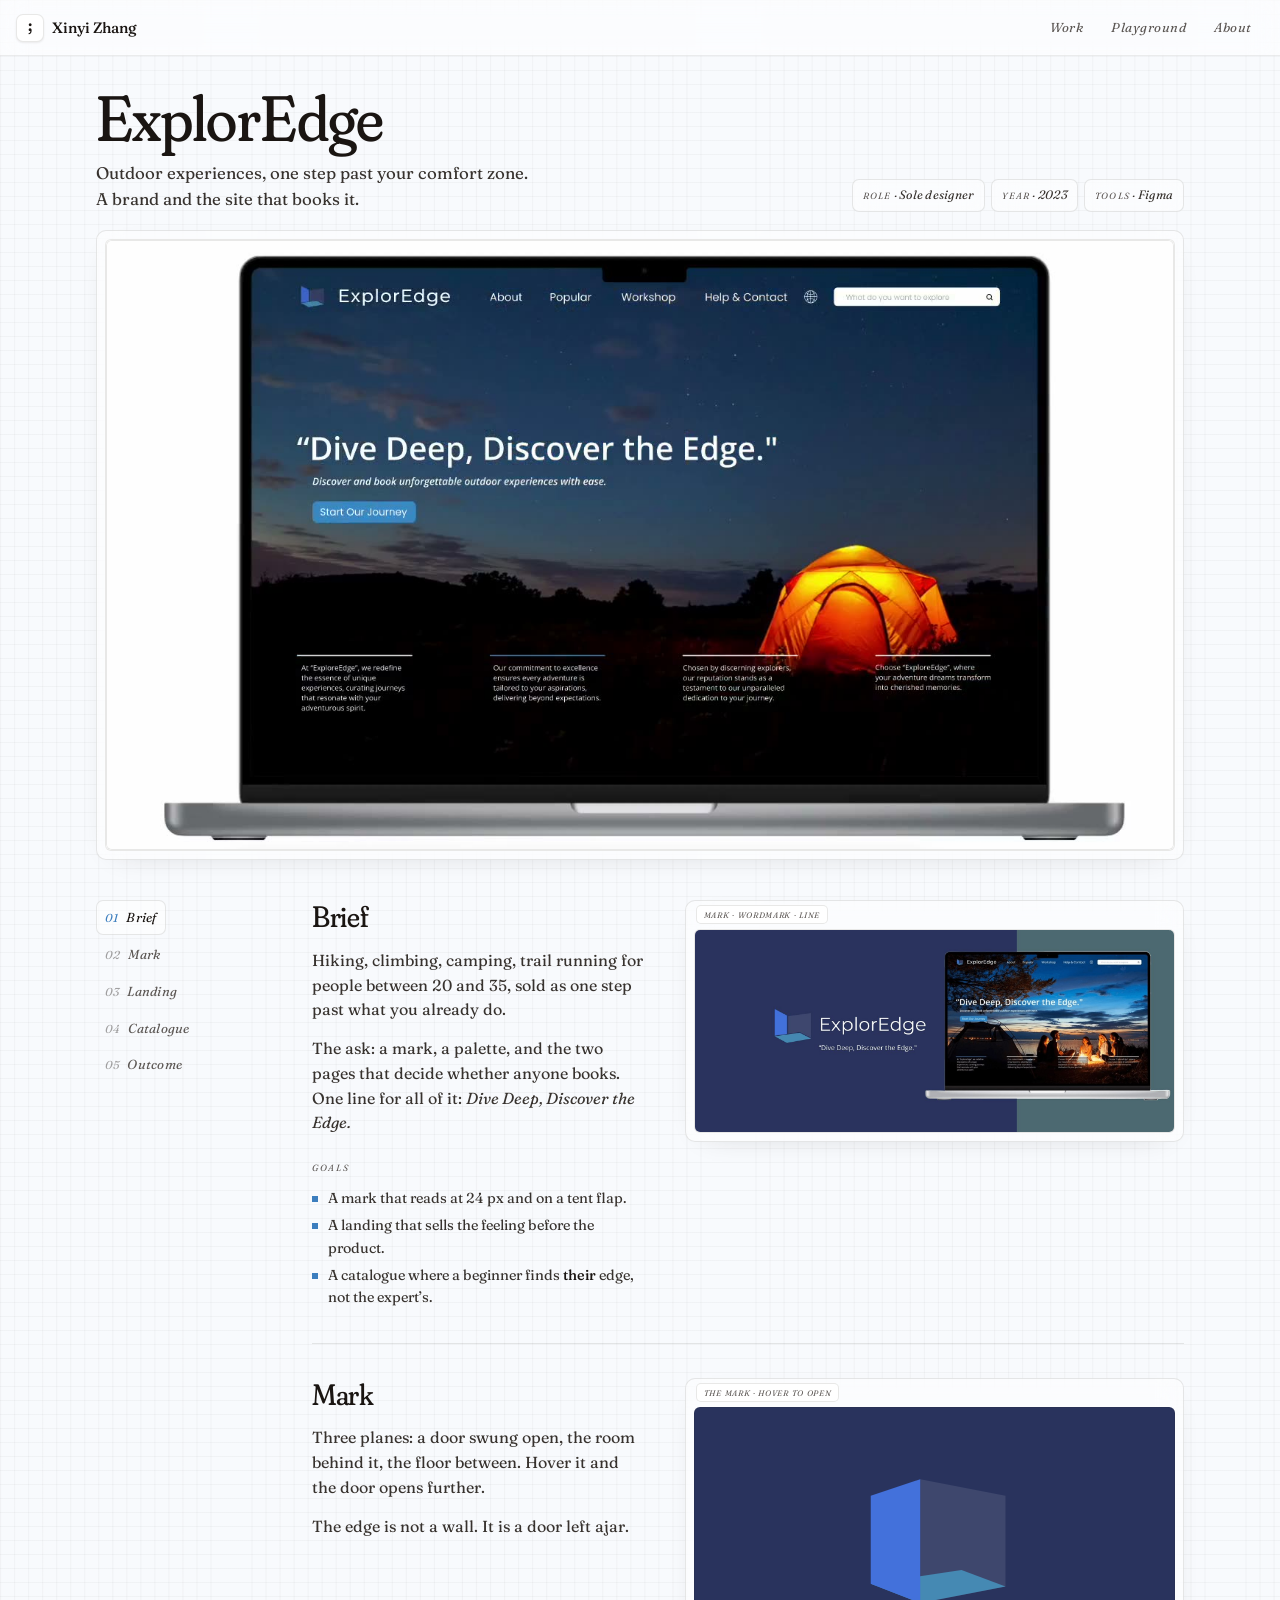
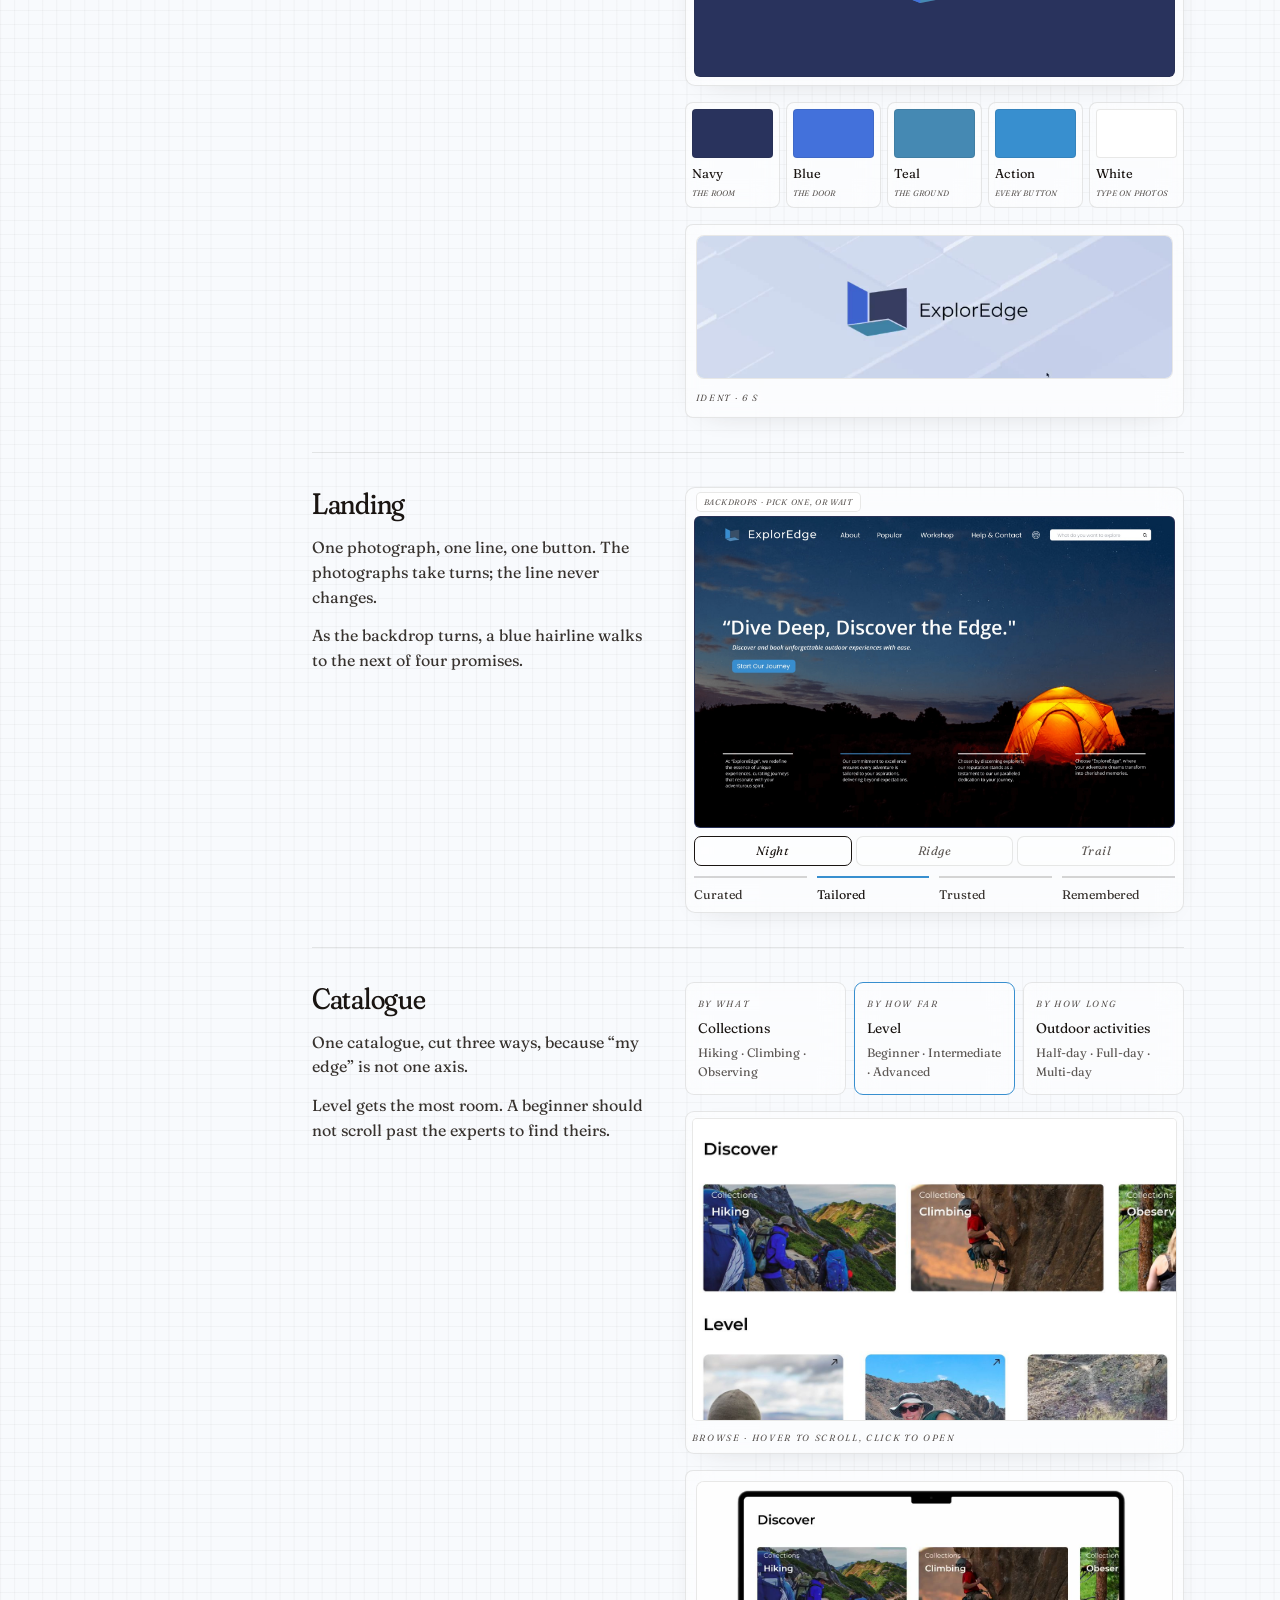
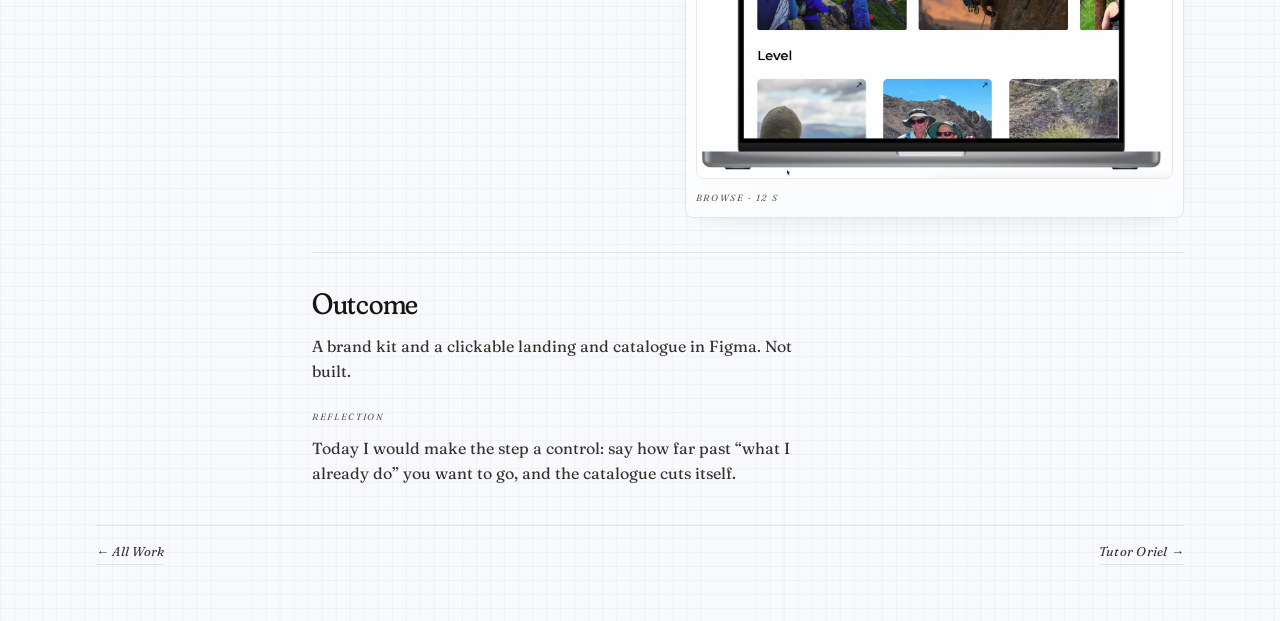
<file: work/exploredge/index.html>
<!doctype html>
<html lang="en">
<head>
<meta charset="utf-8">
<meta name="viewport" content="width=device-width, initial-scale=1, viewport-fit=cover">
<title>ExplorEdge · Xinyi Zhang</title>
<meta name="description" content="ExplorEdge — a lean brand and a booking site for outdoor experiences that take 20–35-year-olds one step past their comfort zone.">
<meta property="og:title" content="ExplorEdge · Xinyi Zhang">
<meta property="og:description" content="A lean brand and a booking site for outdoor experiences that take 20–35-year-olds one step past their comfort zone.">
<meta property="og:image" content="https://whereisxinyi.github.io/assets/exploredge/cover.jpg">
<meta property="og:type" content="article">
<meta property="og:url" content="https://whereisxinyi.github.io/work/exploredge/">
<meta name="twitter:card" content="summary_large_image">
<meta name="twitter:image" content="https://whereisxinyi.github.io/assets/exploredge/cover.jpg">
<link rel="icon" href="data:image/svg+xml,<svg xmlns='http://www.w3.org/2000/svg' viewBox='0 0 64 64'><rect x='1.5' y='1.5' width='61' height='61' rx='14' fill='%23ffffff' stroke='%23dcdad6' stroke-width='2'/><text x='32' y='46' text-anchor='middle' font-family='Fraunces,Georgia,serif' font-size='44' font-weight='600' fill='%23241f1c'>;</text></svg>">
<link rel="preconnect" href="https://fonts.googleapis.com">
<link rel="preconnect" href="https://fonts.gstatic.com" crossorigin>
<link href="https://fonts.googleapis.com/css2?family=Fraunces:ital,opsz,wght,SOFT,WONK@0,9..144,300..600,0..100,0..1;1,9..144,300..600,0..100,0..1&display=swap" rel="stylesheet">
<link rel="stylesheet" href="../../tokens.css?v=20260903k">
<style>
*, *::before, *::after { box-sizing: border-box; margin: 0; padding: 0; }
/* the site pointer: a 22x22 pixel arrow, ink on a 1 px near-white outline */
@media (hover: hover) and (pointer: fine) {
  html { cursor: url("data:image/svg+xml,%3Csvg xmlns='http://www.w3.org/2000/svg' width='22' height='22' viewBox='0 0 22 22' shape-rendering='crispEdges'%3E%3Cpath d='M1 1H3V3H5V5H7V7H9V9H11V11H13V13H15V15H11V21H7V17H5V19H1Z' fill='%23241f1c' stroke='%23f7f8fa' stroke-width='2' paint-order='stroke'/%3E%3C/svg%3E") 1 1, auto; }
  a, button, [role="button"] {
    cursor: url("data:image/svg+xml,%3Csvg xmlns='http://www.w3.org/2000/svg' width='22' height='22' viewBox='0 0 22 22' shape-rendering='crispEdges'%3E%3Cpath d='M1 1H3V3H5V5H7V7H9V9H11V11H13V13H15V15H11V21H7V17H5V19H1Z' fill='%23241f1c' stroke='%23f7f8fa' stroke-width='2' paint-order='stroke'/%3E%3Crect x='1' y='3' width='4' height='4' fill='%2387c6f2'/%3E%3C/svg%3E") 1 1, pointer;
  }
}

/* ---- pixel glass: the site's one material, copied from styles.css ---- */
:root {
  --hero-ground: oklch(98.5% 0.004 240);
  --hero-glass:  rgba(255, 255, 255, 0.55);
  --hero-blur:   blur(14px) saturate(130%);
  --hero-hair:   rgba(36, 31, 28, 0.08);
  --hero-shadow: 0 8px 30px -22px rgba(36, 31, 28, 0.3);
  --hero-grid:   rgba(36, 31, 28, 0.035);
  --card-glass:  rgba(255, 255, 255, 0.5);
  --card-blur:   blur(12px) saturate(120%);
  --card-hair:   rgba(36, 31, 28, 0.10);
  --bar-h:       56px;

  --color-accent: oklch(20% 0.010 60);
  --color-focus:  oklch(20% 0.010 60);
  --orchid:       oklch(58% 0.12 250);
  --faint:        rgba(36, 31, 28, 0.42);
  --tap: 0px;

  /* the brand's own five, sampled from the artwork */
  --ee-navy:  #29335d;
  --ee-room:  #3e476d;
  --ee-blue:  #4371db;
  --ee-teal:  #4589b3;
  --ee-act:   #388fcf;
}
@media (hover: none), (pointer: coarse) { :root { --tap: 44px; } }

html { overflow-x: clip; background: var(--hero-ground); }
body {
  overflow-x: clip;
  min-height: 100dvh;
  background-color: var(--hero-ground);
  background-image:
    repeating-linear-gradient(90deg, var(--hero-grid) 0 1px, transparent 1px 14px),
    repeating-linear-gradient(180deg, var(--hero-grid) 0 1px, transparent 1px 14px);
  color: var(--color-ink);
  font-family: var(--font-body);
  font-weight: 400;
  font-variation-settings: var(--vf-body);
  font-feature-settings: normal;
  font-size: var(--text-base);
  line-height: 1.55;
  -webkit-font-smoothing: antialiased;
}
::selection { background: var(--color-accent); color: #fff; }
a:focus-visible, button:focus-visible { outline: 2px solid var(--color-focus); outline-offset: 3px; border-radius: var(--radius-sm); }

/* the label voice: small italic Fraunces, small caps */
.lab {
  font-family: var(--font-mono);
  font-style: italic;
  font-weight: 400;
  font-variation-settings: var(--vf-label);
  font-feature-settings: normal;
  font-size: var(--text-xs);
  letter-spacing: 0.13em;
  font-variant-caps: all-small-caps;
  color: var(--color-muted);
}

/* the top bar: full-width glass, ; + Xinyi Zhang on the left, links on the right */
.topbar {
  position: fixed;
  inset: 0 0 auto 0;
  z-index: 60;
  height: var(--bar-h);
  display: flex;
  align-items: center;
  justify-content: space-between;
  gap: var(--space-md);
  padding-inline: max(var(--space-md), env(safe-area-inset-left)) max(var(--space-md), env(safe-area-inset-right));
  background: rgba(255, 255, 255, 0.55);
  -webkit-backdrop-filter: var(--hero-blur);
  backdrop-filter: var(--hero-blur);
  border-bottom: 1px solid var(--hero-hair);
}
.topbar__brand { display: inline-flex; align-items: center; gap: var(--space-xs); min-width: 0; color: var(--color-ink); text-decoration: none; }
.topbar__tile {
  flex: none;
  display: grid;
  place-items: center;
  width: 28px; height: 28px;
  border-radius: 7px;
  background: #fff;
  border: 1px solid var(--card-hair);
  box-shadow: 0 1px 2px rgba(36, 31, 28, 0.08);
  font-family: var(--font-display);
  font-weight: 600;
  font-variation-settings: var(--vf-display);
  font-feature-settings: var(--ff-display);
  font-size: 18px;
  line-height: 1;
  padding-block-end: 5px;
}
.topbar__name { font-family: var(--font-body); font-variation-settings: var(--vf-body); font-feature-settings: normal; font-weight: 500; font-size: 15px; letter-spacing: -0.005em; white-space: nowrap; }
.topbar__nav { display: flex; align-items: center; gap: var(--space-2xs); }
.topbar__link {
  display: inline-flex;
  align-items: center;
  justify-content: center;
  min-height: max(var(--tap), 32px);
  padding-inline: var(--space-sm);
  border-radius: 999px;
  font-family: var(--font-mono);
  font-style: italic;
  font-weight: 400;
  font-variation-settings: var(--vf-label);
  font-feature-settings: normal;
  font-size: 13px;
  letter-spacing: 0.04em;
  line-height: 1.6;
  color: var(--color-muted);
  text-decoration: none;
  transition: color var(--dur-short) var(--ease-out);
}
.topbar__link:hover { color: var(--color-ink); }

/* ---- the case ---- */
.case {
  width: 100%;
  max-width: 1184px;
  margin-inline: auto;
  padding: calc(var(--bar-h) + 28px) max(20px, env(safe-area-inset-left)) 56px;
  display: flex;
  flex-direction: column;
  gap: 40px;
}
@media (min-width: 900px) { .case { padding-inline: 48px; } }

/* ---- hero ---- */
.hero { display: grid; gap: 18px; }
.hero__top { display: flex; flex-wrap: wrap; align-items: flex-end; justify-content: space-between; gap: 10px 28px; }
.hero__top .facts { margin-top: 0; }
/* the stage: the film, as wide as the case, as tall as the screen allows */
.stage { padding: 8px; }
.stage .rvm { border: 1px solid var(--card-hair); border-radius: 6px; overflow: hidden; background: #fff; }
.stage video { display: block; width: 100%; height: auto; max-height: 78vh; object-fit: cover; border: 0; border-radius: 0; }
.hero h1 {
  font-family: var(--font-display);
  font-weight: var(--wght-display);
  font-variation-settings: var(--vf-display);
  font-feature-settings: var(--ff-display);
  font-size: clamp(2.6rem, 7vw, 4rem);
  line-height: 1.06;
  letter-spacing: var(--track-display);
}
.hero__lead { margin-top: 8px; color: var(--color-ink-2); max-width: 40ch; font-size: 1.05rem; }
.facts { list-style: none; display: flex; flex-wrap: wrap; gap: 6px; margin-top: 20px; }
.fact {
  padding: 6px 10px;
  background: var(--card-glass);
  -webkit-backdrop-filter: var(--card-blur);
  backdrop-filter: var(--card-blur);
  border: 1px solid var(--card-hair);
  border-radius: 7px;
  font-family: var(--font-mono);
  font-style: italic;
  font-variation-settings: var(--vf-label);
  font-size: 0.76rem;
  letter-spacing: 0.02em;
  color: var(--color-ink-2);
  white-space: nowrap;
}
.fact b { font-weight: 400; font-variant-caps: all-small-caps; letter-spacing: 0.1em; color: var(--color-muted); }

/* ---- body: rail + chapters ---- */
.body { display: grid; gap: 28px; }
.body > * { min-width: 0; }
.rail__list { max-width: 100%; }
@media (min-width: 900px) { .body { grid-template-columns: 168px minmax(0, 1fr); gap: 48px; align-items: start; } }
.rail__list { list-style: none; display: flex; gap: 4px; overflow-x: auto; scrollbar-width: none; -webkit-overflow-scrolling: touch; padding-bottom: 2px; }
.rail__list::-webkit-scrollbar { display: none; }
.rail__link {
  display: inline-flex;
  align-items: baseline;
  gap: 7px;
  white-space: nowrap;
  padding: 7px 10px;
  border-radius: 7px;
  text-decoration: none;
  color: var(--color-muted);
  font-family: var(--font-mono);
  font-style: italic;
  font-variation-settings: var(--vf-label);
  font-size: 0.82rem;
  letter-spacing: 0.02em;
  border: 1px solid transparent;
  transition: color var(--dur-short) var(--ease-out), border-color var(--dur-short) var(--ease-out);
}
.rail__n { font-variant-numeric: tabular-nums; font-size: 0.72rem; letter-spacing: 0.1em; color: var(--faint); }
.rail__link:hover { color: var(--color-ink); }
.rail li.is-here .rail__link { color: var(--color-ink); border-color: var(--card-hair); background: var(--card-glass); }
.rail li.is-here .rail__n { color: var(--orchid); }
@media (min-width: 900px) {
  .rail { position: sticky; top: calc(var(--bar-h) + 16px); align-self: start; }
  .rail__list { flex-direction: column; gap: 2px; overflow: visible; }
  .rail__link { padding: 6px 8px; }
}

/* ---- a chapter ---- */
.ch { display: grid; gap: 22px; scroll-margin-top: calc(var(--bar-h) + 24px); }
.ch + .ch { margin-top: 34px; border-top: 1px solid var(--card-hair); padding-top: 34px; }
@media (min-width: 900px) { .ch { grid-template-columns: minmax(0, 40fr) minmax(0, 60fr); gap: 40px; align-items: start; } }
.ch__text > h2 {
  font-family: var(--font-display);
  font-weight: var(--wght-display);
  font-variation-settings: var(--vf-display);
  font-feature-settings: var(--ff-display);
  font-size: clamp(1.45rem, 3.4vw, 1.85rem);
  line-height: 1.14;
  letter-spacing: var(--track-display);
}
.ch__text p { margin-top: 14px; color: var(--color-ink-2); max-width: 52ch; }
.ch__text p.tight { margin-top: 10px; }
.goals { list-style: none; margin-top: 10px; display: flex; flex-direction: column; gap: 5px; }
.goals li { position: relative; padding-left: 1.1em; color: var(--color-ink-2); font-size: var(--text-sm); }
.goals li::before { content: ""; position: absolute; left: 0; top: 0.62em; width: 6px; height: 6px; background: var(--orchid); }
.goals li b { font-weight: 500; color: var(--color-ink); }
.sub { display: block; margin-top: 22px; }
.ch__media { display: flex; flex-direction: column; gap: 16px; min-width: 0; }

/* ---- a glass frame around a piece of media ---- */
.frame {
  position: relative;
  padding: 28px 8px 8px;
  background: var(--card-glass);
  -webkit-backdrop-filter: var(--card-blur);
  backdrop-filter: var(--card-blur);
  border: 1px solid var(--card-hair);
  border-radius: 10px;
  box-shadow: var(--hero-shadow);
}
.frame > img, .frame > .rvm > img, .frame video {
  display: block;
  width: 100%;
  height: auto;
  border: 1px solid var(--card-hair);
  border-radius: 6px;
  background: #fff;
}
.cap {
  position: absolute;
  z-index: 2;
  top: 4px;
  left: 10px;
  padding: 0 7px;
  line-height: 1.5;
  background: rgba(255, 255, 255, 0.82);
  border: 1px solid var(--card-hair);
  border-radius: 5px;
  font-family: var(--font-mono);
  font-style: italic;
  font-variation-settings: var(--vf-label);
  font-size: 0.72rem;
  letter-spacing: 0.06em;
  font-variant-caps: all-small-caps;
  color: var(--color-muted);
  pointer-events: none;
}

/* the media inside a frame resolves out of pixel blocks when it enters view */
.frame.is-in .rvm, .bd__img.is-in {
  animation: pixdiss 300ms steps(1, end) 1;
  -webkit-mask-composite: source-in;
  mask-composite: intersect;
  mask-repeat: repeat;
  -webkit-mask-repeat: repeat;
}
@keyframes pixdiss {
  0%, 32% {
    -webkit-mask-image:
      repeating-linear-gradient(90deg, #000 0 14px, #0000 14px 42px),
      repeating-linear-gradient(180deg, #000 0 14px, #0000 14px 42px);
    mask-image:
      repeating-linear-gradient(90deg, #000 0 14px, #0000 14px 42px),
      repeating-linear-gradient(180deg, #000 0 14px, #0000 14px 42px);
  }
  33%, 65% {
    -webkit-mask-image:
      repeating-linear-gradient(90deg, #000 0 28px, #0000 28px 42px),
      repeating-linear-gradient(180deg, #000 0 28px, #0000 28px 42px);
    mask-image:
      repeating-linear-gradient(90deg, #000 0 28px, #0000 28px 42px),
      repeating-linear-gradient(180deg, #000 0 28px, #0000 28px 42px);
  }
  66%, 100% { -webkit-mask-image: none; mask-image: none; }
}
@media (prefers-reduced-motion: reduce) {
  .frame.is-in .rvm, .bd__img.is-in { animation: none; -webkit-mask-image: none; mask-image: none; }
}

/* ---- the mark, drawn live: three planes, the blue one a door on a hinge ---- */
.markbox {
  display: grid;
  place-items: center;
  aspect-ratio: 16 / 9;
  border: 1px solid var(--card-hair);
  border-radius: 6px;
  background: var(--ee-navy);
  overflow: hidden;
}
.mark { width: min(46%, 220px); height: auto; overflow: visible; }
.mark__door {
  transform-box: view-box;
  transform-origin: 70px 60px;
  transition: transform 620ms var(--ease-out);
}
.mark__floor { transition: transform 620ms var(--ease-out); transform-box: view-box; transform-origin: 70px 104px; }
.markbox:hover .mark__door, .markbox:focus-visible .mark__door, .markbox.is-open .mark__door { transform: scaleX(0.38) skewY(12deg); }
.markbox:hover .mark__floor, .markbox:focus-visible .mark__floor, .markbox.is-open .mark__floor { transform: scaleX(1.06); }
.markbox { cursor: pointer; }
@media (prefers-reduced-motion: reduce) { .mark__door, .mark__floor { transition: none; } }

/* the five colours as glass chips, each carrying its job */
.swatches { list-style: none; display: grid; grid-template-columns: repeat(5, minmax(0, 1fr)); gap: 6px; }
@media (max-width: 559px) { .swatches { grid-template-columns: repeat(3, minmax(0, 1fr)); } }
.sw {
  padding: 6px;
  background: var(--card-glass);
  -webkit-backdrop-filter: var(--card-blur);
  backdrop-filter: var(--card-blur);
  border: 1px solid var(--card-hair);
  border-radius: 8px;
}
.sw__chip { display: block; aspect-ratio: 5 / 3; border-radius: 4px; border: 1px solid var(--card-hair); }
.sw__name { display: block; margin-top: 6px; font-size: 0.8rem; color: var(--color-ink); }
.sw__job { display: block; font-size: 0.7rem; letter-spacing: 0.02em; }

/* ---- the landing's backdrops, taking turns behind one fixed line ---- */
.bd { position: relative; aspect-ratio: 1600 / 1035; border: 1px solid var(--card-hair); border-radius: 6px; overflow: hidden; background: var(--ee-navy); }
.bd__img { position: absolute; inset: 0; width: 100%; height: 100%; object-fit: cover; display: block; opacity: 0; }
.bd__img.is-on { opacity: 1; }
.bd__pick { display: flex; gap: 4px; margin-top: 8px; }
.chip {
  flex: 1 1 0;
  min-height: max(var(--tap), 30px);
  padding: 4px 8px;
  border: 1px solid var(--card-hair);
  border-radius: 7px;
  background: var(--card-glass);
  font-family: var(--font-mono);
  font-style: italic;
  font-variation-settings: var(--vf-label);
  font-size: 0.76rem;
  letter-spacing: 0.04em;
  color: var(--color-muted);
  transition: color var(--dur-short) var(--ease-out), border-color var(--dur-short) var(--ease-out);
}
.chip[aria-pressed="true"] { color: var(--color-ink); border-color: var(--color-ink); }
/* the four promises under the fold: one hairline each, the blue one walks */
.promises { list-style: none; display: grid; grid-template-columns: repeat(4, minmax(0, 1fr)); gap: 10px; margin-top: 10px; }
.promise { padding-top: 7px; border-top: 2px solid rgba(36, 31, 28, 0.18); font-size: 0.78rem; color: var(--color-ink-2); transition: border-color var(--dur-short) var(--ease-out); }
.promise.is-on { border-top-color: var(--ee-act); color: var(--color-ink); }

/* ---- the catalogue, as a tall sheet you can open ---- */
.thumb {
  position: relative;
  display: block;
  width: 100%;
  padding: 6px;
  border: 1px solid var(--card-hair);
  border-radius: 9px;
  background: var(--card-glass);
  -webkit-backdrop-filter: var(--card-blur);
  backdrop-filter: var(--card-blur);
  box-shadow: var(--hero-shadow);
  font: inherit;
  color: inherit;
  overflow: hidden;
  text-align: left;
}
.thumb__box { display: block; position: relative; aspect-ratio: 16 / 10; border-radius: 5px; overflow: hidden; background: #fff; border: 1px solid var(--card-hair); }
.thumb__box img { position: absolute; inset: 0; width: 100%; height: auto; display: block; transition: transform 9s linear; }
.thumb:hover .thumb__box img, .thumb:focus-visible .thumb__box img { transform: translateY(calc(-100% + 100% * 16 / 10 * 1200 / 2034)); }
.thumb__lab { display: block; margin-top: 6px; }
@media (prefers-reduced-motion: reduce) { .thumb__box img { transition: none; } }

/* three ways in, as three glass plates */
.ways { list-style: none; display: grid; grid-template-columns: repeat(3, minmax(0, 1fr)); gap: 8px; }
@media (max-width: 559px) { .ways { grid-template-columns: minmax(0, 1fr); } }
.way {
  padding: 10px 12px 12px;
  background: var(--card-glass);
  -webkit-backdrop-filter: var(--card-blur);
  backdrop-filter: var(--card-blur);
  border: 1px solid var(--card-hair);
  border-radius: 9px;
}
.way__q { display: block; }
.way__a { margin-top: 6px; font-size: 0.86rem; color: var(--color-ink); line-height: 1.4; }
.way__n { margin-top: 6px; font-size: 0.76rem; color: var(--color-muted); }
.way--big { border-color: var(--ee-act); }

/* ---- the prototype, in a device-like frame ---- */
.device { padding: 28px 10px 10px; border-radius: 8px; }
.device .rvm { border: 1px solid var(--card-hair); border-radius: 8px; overflow: hidden; aspect-ratio: 16 / 10; background: #fff; }
.device .rvm--wide { aspect-ratio: 1370 / 414; }
.device video { width: 100%; height: 100%; object-fit: cover; border: 0; border-radius: 0; }
.vidcap { margin-top: 8px; display: block; }
.frame--band0 { padding-top: 8px; }
.frame--band0.device { padding-top: 10px; }

/* ---- outcome ---- */
.ch--flat { display: block; }
.ch--flat .ch__text { max-width: 62ch; }

.foot {
  display: flex;
  flex-wrap: wrap;
  align-items: center;
  justify-content: space-between;
  gap: var(--space-sm);
  border-top: 1px solid var(--card-hair);
  padding-top: var(--space-md);
  font-family: var(--font-mono);
  font-style: italic;
  font-variation-settings: var(--vf-label);
  font-size: var(--text-xs);
  color: var(--color-muted);
  letter-spacing: 0.02em;
}
.foot a { color: var(--color-ink-2); text-decoration: none; border-bottom: 1px solid var(--card-hair); padding-bottom: 2px; }
.foot a:hover { color: var(--color-ink); border-color: var(--color-ink); }

/* ---- lightbox ---- */
.lb {
  position: fixed;
  inset: 0;
  z-index: 90;
  display: grid;
  place-items: center;
  padding: max(24px, 4vh) 16px;
  background: rgba(247, 248, 250, 0.86);
  -webkit-backdrop-filter: blur(10px);
  backdrop-filter: blur(10px);
  overflow: auto;
}
.lb[hidden] { display: none; }
.lb__img { max-width: min(1100px, 100%); max-height: 88vh; width: auto; height: auto; border: 1px solid var(--card-hair); border-radius: 8px; background: #fff; box-shadow: 0 20px 60px -30px rgba(36,31,28,0.5); }
.lb__x {
  position: absolute;
  top: 14px; right: 14px;
  width: 34px; height: 34px;
  display: grid; place-items: center;
  border: 1px solid var(--card-hair);
  border-radius: 8px;
  background: rgba(255,255,255,0.8);
  color: var(--color-ink);
  font-family: var(--font-mono);
  font-size: 16px;
  line-height: 1;
}
</style>
<style>
/* fonts are pinned here so a cached tokens.css can never bring another family back */
:root {
  --font-display: "Fraunces", "Songti SC", Georgia, serif;
  --font-body: "Fraunces", "Songti SC", Georgia, serif;
  --font-mono: "Fraunces", "Songti SC", Georgia, serif;
}
</style>
</head>
<body>

<header class="topbar">
  <a class="topbar__brand" href="../../index.html" aria-label="Xinyi Zhang — home">
    <span class="topbar__tile" aria-hidden="true">;</span>
    <span class="topbar__name">Xinyi Zhang</span>
  </a>
  <nav class="topbar__nav" aria-label="Site">
    <a class="topbar__link" href="../../index.html#index">Work</a>
    <a class="topbar__link" href="../../lab/">Playground</a>
    <a class="topbar__link" href="../../about.html">About</a>
  </nav>
</header>

<main class="case">

  <header class="hero">
    <div class="hero__top">
      <div>
        <h1>ExplorEdge</h1>
        <p class="hero__lead">Outdoor experiences, one step past your comfort zone. A brand and the site that books it.</p>
      </div>
      <ul class="facts">
        <li class="fact"><b>Role</b> · Sole designer</li>
        <li class="fact"><b>Year</b> · 2023</li>
        <li class="fact"><b>Tools</b> · Figma</li>
      </ul>
    </div>
    <figure class="frame stage frame--band0">
      <div class="rvm">
        <video src="../../assets/exploredge/landing.mp4" poster="../../assets/exploredge/landing-poster.jpg" width="1448" height="826" autoplay muted loop playsinline preload="auto" aria-label="The ExplorEdge landing page: one line, one button, and photographs of a night camp, a ridge and a trail taking turns behind them."></video>
      </div>
    </figure>
  </header>

  <div class="body">

    <nav class="rail" aria-label="Chapters">
      <ol class="rail__list">
        <li><a class="rail__link" href="#brief"><span class="rail__n">01</span> Brief</a></li>
        <li><a class="rail__link" href="#mark"><span class="rail__n">02</span> Mark</a></li>
        <li><a class="rail__link" href="#landing"><span class="rail__n">03</span> Landing</a></li>
        <li><a class="rail__link" href="#catalogue"><span class="rail__n">04</span> Catalogue</a></li>
        <li><a class="rail__link" href="#outcome"><span class="rail__n">05</span> Outcome</a></li>
      </ol>
    </nav>

    <div class="chapters">

      <section class="ch" id="brief">
        <div class="ch__text">
          <h2>Brief</h2>
          <p>Hiking, climbing, camping, trail running for people between 20 and 35, sold as one step past what you already do.</p>
          <p>The ask: a mark, a palette, and the two pages that decide whether anyone books. One line for all of it: <i>Dive Deep, Discover the Edge.</i></p>
          <span class="lab sub">Goals</span>
          <ul class="goals">
            <li>A mark that reads at 24 px and on a tent flap.</li>
            <li>A landing that sells the feeling before the product.</li>
            <li>A catalogue where a beginner finds <b>their</b> edge, not the expert’s.</li>
          </ul>
        </div>
        <div class="ch__media">
          <figure class="frame">
            <span class="cap">Mark · wordmark · line</span>
            <div class="rvm"><img src="../../assets/exploredge/brand.jpg" width="1600" height="676" style="max-width:1600px" loading="lazy" alt="Navy plate: the three-plane mark beside the ExplorEdge wordmark and the line “Dive Deep, Discover the Edge.”, with the landing page on a laptop to the right."></div>
          </figure>
        </div>
      </section>

      <section class="ch" id="mark">
        <div class="ch__text">
          <h2>Mark</h2>
          <p>Three planes: a door swung open, the room behind it, the floor between. Hover it and the door opens further.</p>
          <p>The edge is not a wall. It is a door left ajar.</p>
        </div>
        <div class="ch__media">
          <figure class="frame">
            <span class="cap">The mark · hover to open</span>
            <div class="rvm">
              <div class="markbox" id="markbox" tabindex="0" role="img" aria-label="The ExplorEdge mark, drawn live: a navy back plane, a teal floor, and a blue door that swings open on hover.">
                <svg class="mark" viewBox="0 0 160 120" xmlns="http://www.w3.org/2000/svg" aria-hidden="true">
                  <polygon class="mark__room" points="70,14 132,26 132,92 70,104" fill="#3e476d"/>
                  <polygon class="mark__floor" points="34,90 70,104 132,92 100,80" fill="#4589b3"/>
                  <polygon class="mark__door" points="34,26 70,14 70,104 34,90" fill="#4371db"/>
                </svg>
              </div>
            </div>
          </figure>
          <ul class="swatches" aria-label="Palette">
            <li class="sw"><span class="sw__chip" style="background:#29335d"></span><span class="sw__name">Navy</span><span class="sw__job lab">the room</span></li>
            <li class="sw"><span class="sw__chip" style="background:#4371db"></span><span class="sw__name">Blue</span><span class="sw__job lab">the door</span></li>
            <li class="sw"><span class="sw__chip" style="background:#4589b3"></span><span class="sw__name">Teal</span><span class="sw__job lab">the ground</span></li>
            <li class="sw"><span class="sw__chip" style="background:#388fcf"></span><span class="sw__name">Action</span><span class="sw__job lab">every button</span></li>
            <li class="sw"><span class="sw__chip" style="background:#ffffff"></span><span class="sw__name">White</span><span class="sw__job lab">type on photos</span></li>
          </ul>
          <figure class="frame device frame--band0">
            <div class="rvm rvm--wide">
              <video src="../../assets/exploredge/mark.mp4" poster="../../assets/exploredge/mark-poster.jpg" width="1370" height="414" autoplay muted loop playsinline preload="metadata" aria-label="The mark and wordmark on a field of drifting pale tiles."></video>
            </div>
            <figcaption class="vidcap lab">Ident · 6 s</figcaption>
          </figure>
        </div>
      </section>

      <section class="ch" id="landing">
        <div class="ch__text">
          <h2>Landing</h2>
          <p>One photograph, one line, one button. The photographs take turns; the line never changes.</p>
          <p>As the backdrop turns, a blue hairline walks to the next of four promises.</p>
        </div>
        <div class="ch__media">
          <figure class="frame">
            <span class="cap">Backdrops · pick one, or wait</span>
            <div class="rvm" id="backdrops">
              <div class="bd">
                <img class="bd__img is-on" src="../../assets/exploredge/landing-night-tent.jpg" width="1600" height="1034" loading="lazy" alt="Landing, night: a glowing orange tent under a starry sky.">
                <img class="bd__img" src="../../assets/exploredge/landing-ridge-crowd.jpg" width="1600" height="1034" loading="lazy" alt="Landing, ridge: a crowd on a mountain ridge at sunset.">
                <img class="bd__img" src="../../assets/exploredge/landing-trail-runners.jpg" width="1600" height="1034" loading="lazy" alt="Landing, trail: three runners on a hillside path in low sun.">
              </div>
              <div class="bd__pick" role="group" aria-label="Backdrop">
                <button type="button" class="chip" aria-pressed="true" data-bd="0">Night</button>
                <button type="button" class="chip" aria-pressed="false" data-bd="1">Ridge</button>
                <button type="button" class="chip" aria-pressed="false" data-bd="2">Trail</button>
              </div>
              <ul class="promises" aria-label="The four promises under the fold">
                <li class="promise">Curated</li>
                <li class="promise is-on">Tailored</li>
                <li class="promise">Trusted</li>
                <li class="promise">Remembered</li>
              </ul>
            </div>
          </figure>
        </div>
      </section>

      <section class="ch" id="catalogue">
        <div class="ch__text">
          <h2>Catalogue</h2>
          <p>One catalogue, cut three ways, because “my edge” is not one axis.</p>
          <p>Level gets the most room. A beginner should not scroll past the experts to find theirs.</p>
        </div>
        <div class="ch__media">
          <ul class="ways">
            <li class="way"><span class="way__q lab">By what</span><p class="way__a">Collections</p><p class="way__n">Hiking · Climbing · Observing</p></li>
            <li class="way way--big"><span class="way__q lab">By how far</span><p class="way__a">Level</p><p class="way__n">Beginner · Intermediate · Advanced</p></li>
            <li class="way"><span class="way__q lab">By how long</span><p class="way__a">Outdoor activities</p><p class="way__n">Half-day · Full-day · Multi-day</p></li>
          </ul>
          <button type="button" class="thumb" data-full="../../assets/exploredge/browse.jpg" data-alt="The full browse page: Discover collections, three Level cards with a welcome under each, and a navy plate of outdoor activities by duration.">
            <span class="thumb__box"><img src="../../assets/exploredge/browse.jpg" width="1200" height="2034" loading="lazy" alt="The full browse page: Discover collections, three Level cards with a welcome under each, and a navy plate of outdoor activities by duration."></span>
            <span class="thumb__lab lab">Browse · hover to scroll, click to open</span>
          </button>
          <figure class="frame device frame--band0">
            <div class="rvm">
              <video src="../../assets/exploredge/browse.mp4" poster="../../assets/exploredge/browse-poster.jpg" width="1448" height="844" autoplay muted loop playsinline preload="metadata" aria-label="Screen recording of the browse page on a laptop, scrolling from Discover through Level to the activities plate."></video>
            </div>
            <figcaption class="vidcap lab">Browse · 12 s</figcaption>
          </figure>
        </div>
      </section>

      <section class="ch ch--flat" id="outcome">
        <div class="ch__text">
          <h2>Outcome</h2>
          <p>A brand kit and a clickable landing and catalogue in Figma. Not built.</p>
          <span class="lab sub">Reflection</span>
          <p class="tight">Today I would make the step a control: say how far past “what I already do” you want to go, and the catalogue cuts itself.</p>
        </div>
      </section>

    </div>
  </div>

  <div class="foot">
    <a href="../../index.html#index">&larr; All Work</a>
    <a href="../tutor-oriel/">Tutor Oriel &rarr;</a>
  </div>
</main>

<div class="lb" id="lightbox" role="dialog" aria-modal="true" aria-label="Full size screen" hidden>
  <button type="button" class="lb__x" aria-label="Close">×</button>
  <img class="lb__img" alt="">
</div>

<script>
/* the videos play themselves, silently, unless motion is unwelcome */
(function () {
  try {
    var reduce = window.matchMedia && window.matchMedia('(prefers-reduced-motion: reduce)').matches;
    if (!reduce) return;
    Array.prototype.slice.call(document.querySelectorAll('.case video')).forEach(function (v) {
      v.autoplay = false;
      v.removeAttribute('autoplay');
      v.setAttribute('controls', '');
      v.pause();
    });
  } catch (e) {}
})();

/* every frame dissolves in out of pixel blocks, once, when it enters view */
(function () {
  try {
    var frames = Array.prototype.slice.call(document.querySelectorAll('.frame'));
    if (!frames.length) return;
    if (!('IntersectionObserver' in window)) { frames.forEach(function (f) { f.classList.add('is-in'); }); return; }
    var io = new IntersectionObserver(function (entries) {
      entries.forEach(function (e) {
        if (!e.isIntersecting) return;
        e.target.classList.add('is-in');
        io.unobserve(e.target);
      });
    }, { threshold: 0.15, rootMargin: '0px 0px -8% 0px' });
    frames.forEach(function (f) { io.observe(f); });
  } catch (e) {}
})();

/* the chapter rail follows the chapter you are reading */
(function () {
  try {
    var links = Array.prototype.slice.call(document.querySelectorAll('.rail__link'));
    var chs = links.map(function (a) { return document.querySelector(a.getAttribute('href')); });
    if (!chs.length) return;
    var cur = -1;
    var mark = function (i) {
      if (i === cur) return;
      cur = i;
      links.forEach(function (a, j) {
        a.parentNode.classList.toggle('is-here', i === j);
        if (i === j) a.setAttribute('aria-current', 'true'); else a.removeAttribute('aria-current');
      });
    };
    var bar = 56, tick = 0;
    var read = function () {
      tick = 0;
      var line = bar + 100, best = 0;
      for (var i = 0; i < chs.length; i++) {
        if (chs[i] && chs[i].getBoundingClientRect().top <= line) best = i;
      }
      if (window.innerHeight + window.scrollY >= document.documentElement.scrollHeight - 4) best = chs.length - 1;
      mark(best);
    };
    var onScroll = function () { if (!tick) tick = requestAnimationFrame(read); };
    window.addEventListener('scroll', onScroll, { passive: true });
    window.addEventListener('resize', onScroll, { passive: true });
    read();
  } catch (e) {}
})();

/* the mark: a tap opens the door where there is no hover */
(function () {
  var box = document.getElementById('markbox');
  if (!box) return;
  var toggle = function () { box.classList.toggle('is-open'); };
  box.addEventListener('click', toggle);
  box.addEventListener('keydown', function (e) { if (e.key === 'Enter' || e.key === ' ') { e.preventDefault(); toggle(); } });
})();

/* the backdrops take turns every 3.4 s while on screen; a chip picks one and
   restarts the clock; the blue hairline walks with them. Under reduced motion
   nothing turns by itself, the chips still work. */
(function () {
  var root = document.getElementById('backdrops');
  if (!root) return;
  var imgs = Array.prototype.slice.call(root.querySelectorAll('.bd__img'));
  var chips = Array.prototype.slice.call(root.querySelectorAll('.chip'));
  var promises = Array.prototype.slice.call(root.querySelectorAll('.promise'));
  var n = imgs.length, cur = 0, timer = null, seen = false;
  var reduce = window.matchMedia && window.matchMedia('(prefers-reduced-motion: reduce)').matches;
  var show = function (i) {
    cur = (i + n) % n;
    imgs.forEach(function (im, j) {
      var on = j === cur;
      im.classList.toggle('is-on', on);
      im.classList.remove('is-in');
      if (on) { void im.offsetWidth; im.classList.add('is-in'); }
    });
    chips.forEach(function (c, j) { c.setAttribute('aria-pressed', j === cur ? 'true' : 'false'); });
    promises.forEach(function (p, j) { p.classList.toggle('is-on', j === (cur + 1) % promises.length); });
  };
  var stop = function () { if (timer) { clearInterval(timer); timer = null; } };
  var start = function () { if (reduce || timer || !seen) return; timer = setInterval(function () { show(cur + 1); }, 3400); };
  chips.forEach(function (c) {
    c.addEventListener('click', function () { show(+c.getAttribute('data-bd')); stop(); start(); });
  });
  if ('IntersectionObserver' in window) {
    new IntersectionObserver(function (es) {
      es.forEach(function (e) { seen = e.isIntersecting; seen ? start() : stop(); });
    }, { threshold: 0.2 }).observe(root);
  } else { seen = true; start(); }
})();

/* a click on the sheet opens it full size */
(function () {
  var lb = document.getElementById('lightbox');
  if (!lb) return;
  var im = lb.querySelector('.lb__img'), last = null;
  var open = function (src, alt) {
    im.src = src; im.alt = alt || '';
    lb.hidden = false;
    lb.querySelector('.lb__x').focus();
  };
  var close = function () { lb.hidden = true; im.removeAttribute('src'); if (last) last.focus(); };
  document.addEventListener('click', function (e) {
    var t = e.target.closest ? e.target.closest('[data-full]') : null;
    if (t) { last = t; open(t.getAttribute('data-full'), t.getAttribute('data-alt')); return; }
    if (!lb.hidden && (e.target === lb || (e.target.closest && e.target.closest('.lb__x')))) close();
  });
  document.addEventListener('keydown', function (e) { if (e.key === 'Escape' && !lb.hidden) close(); });
})();
</script>

</body>
</html>
</file>
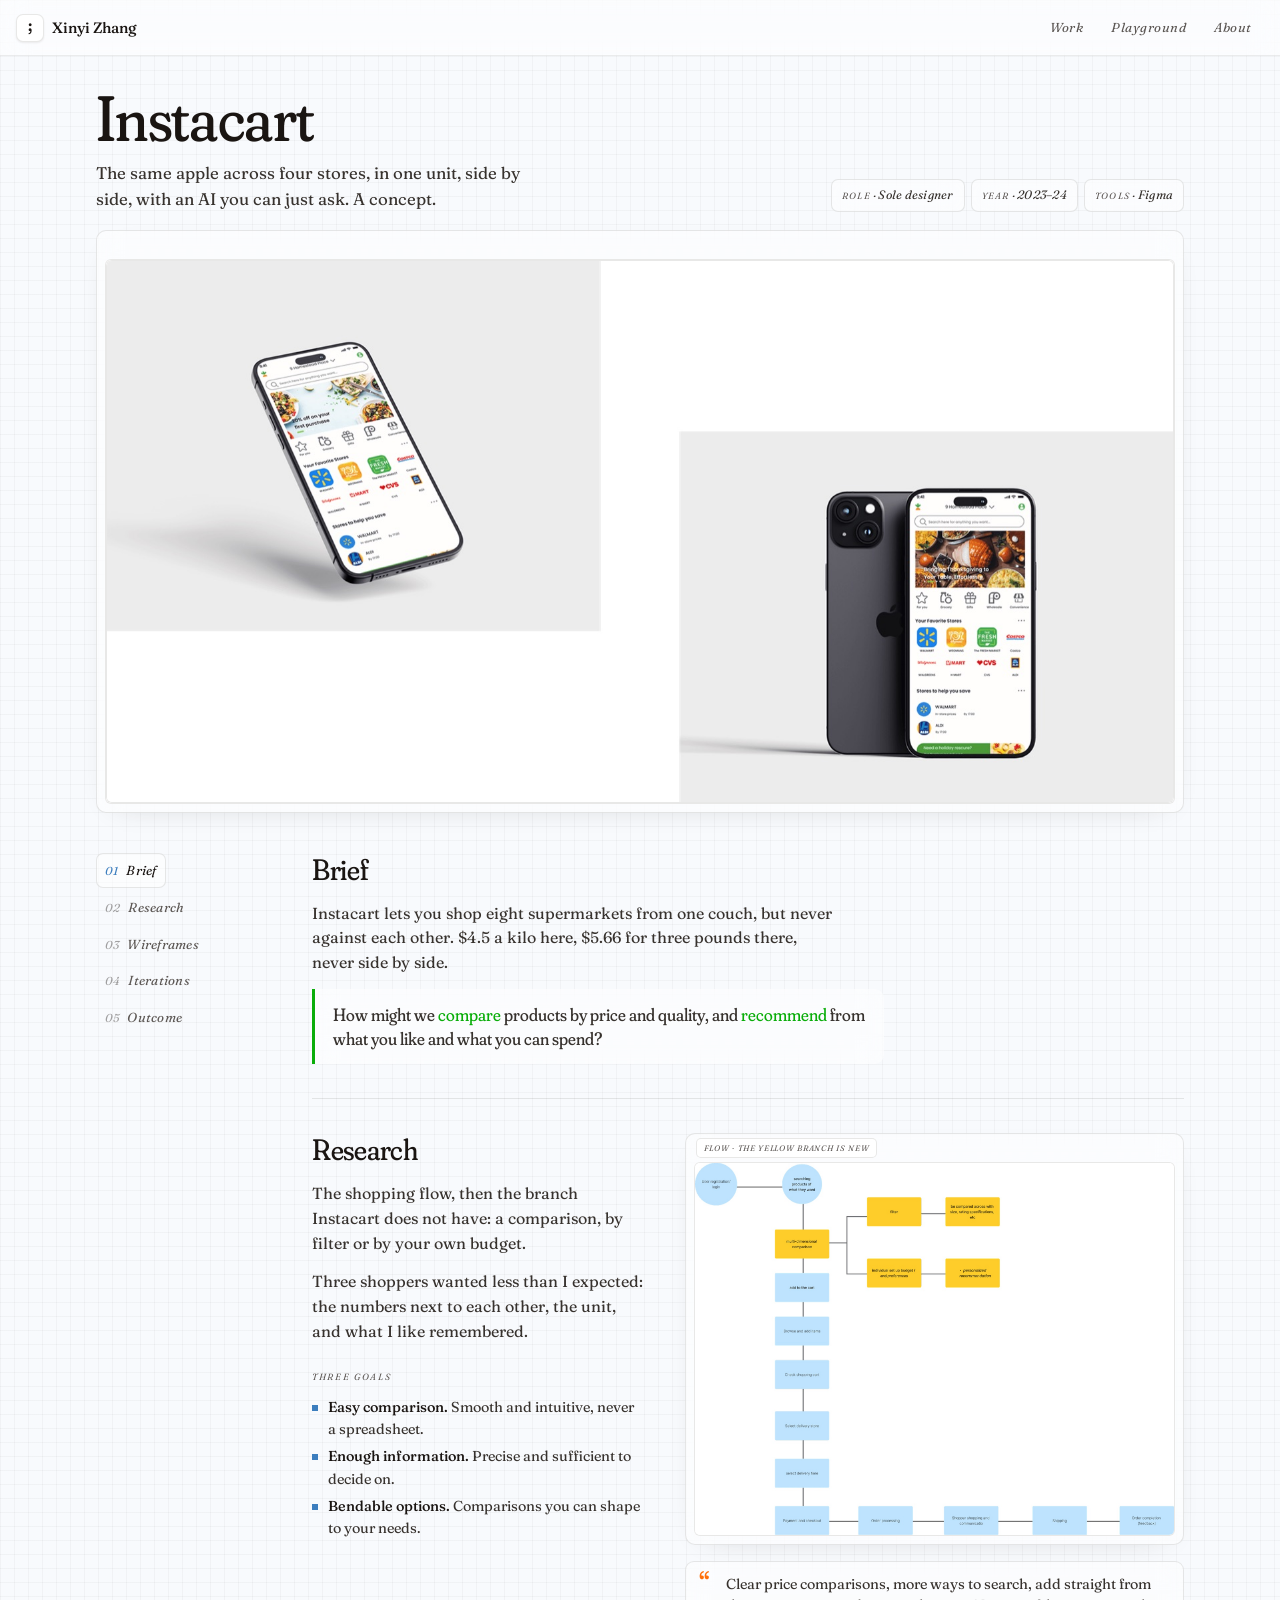
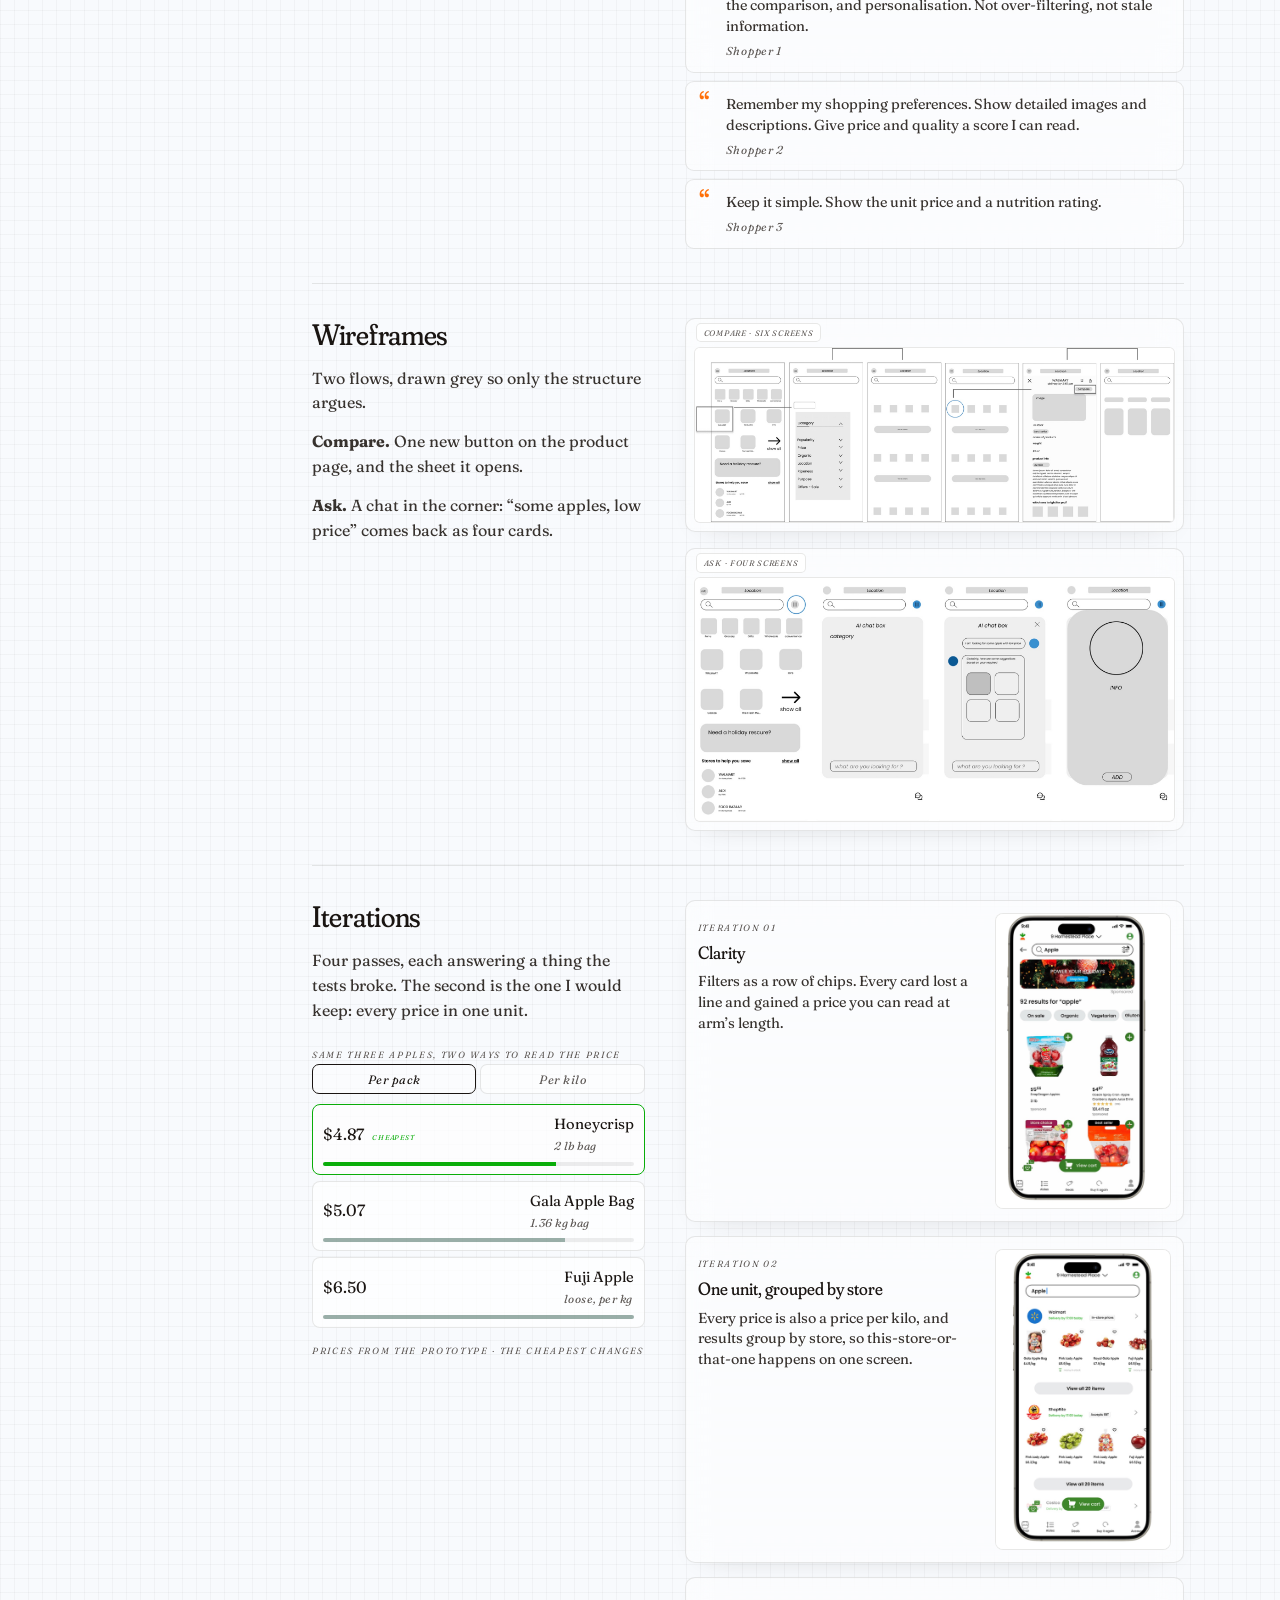
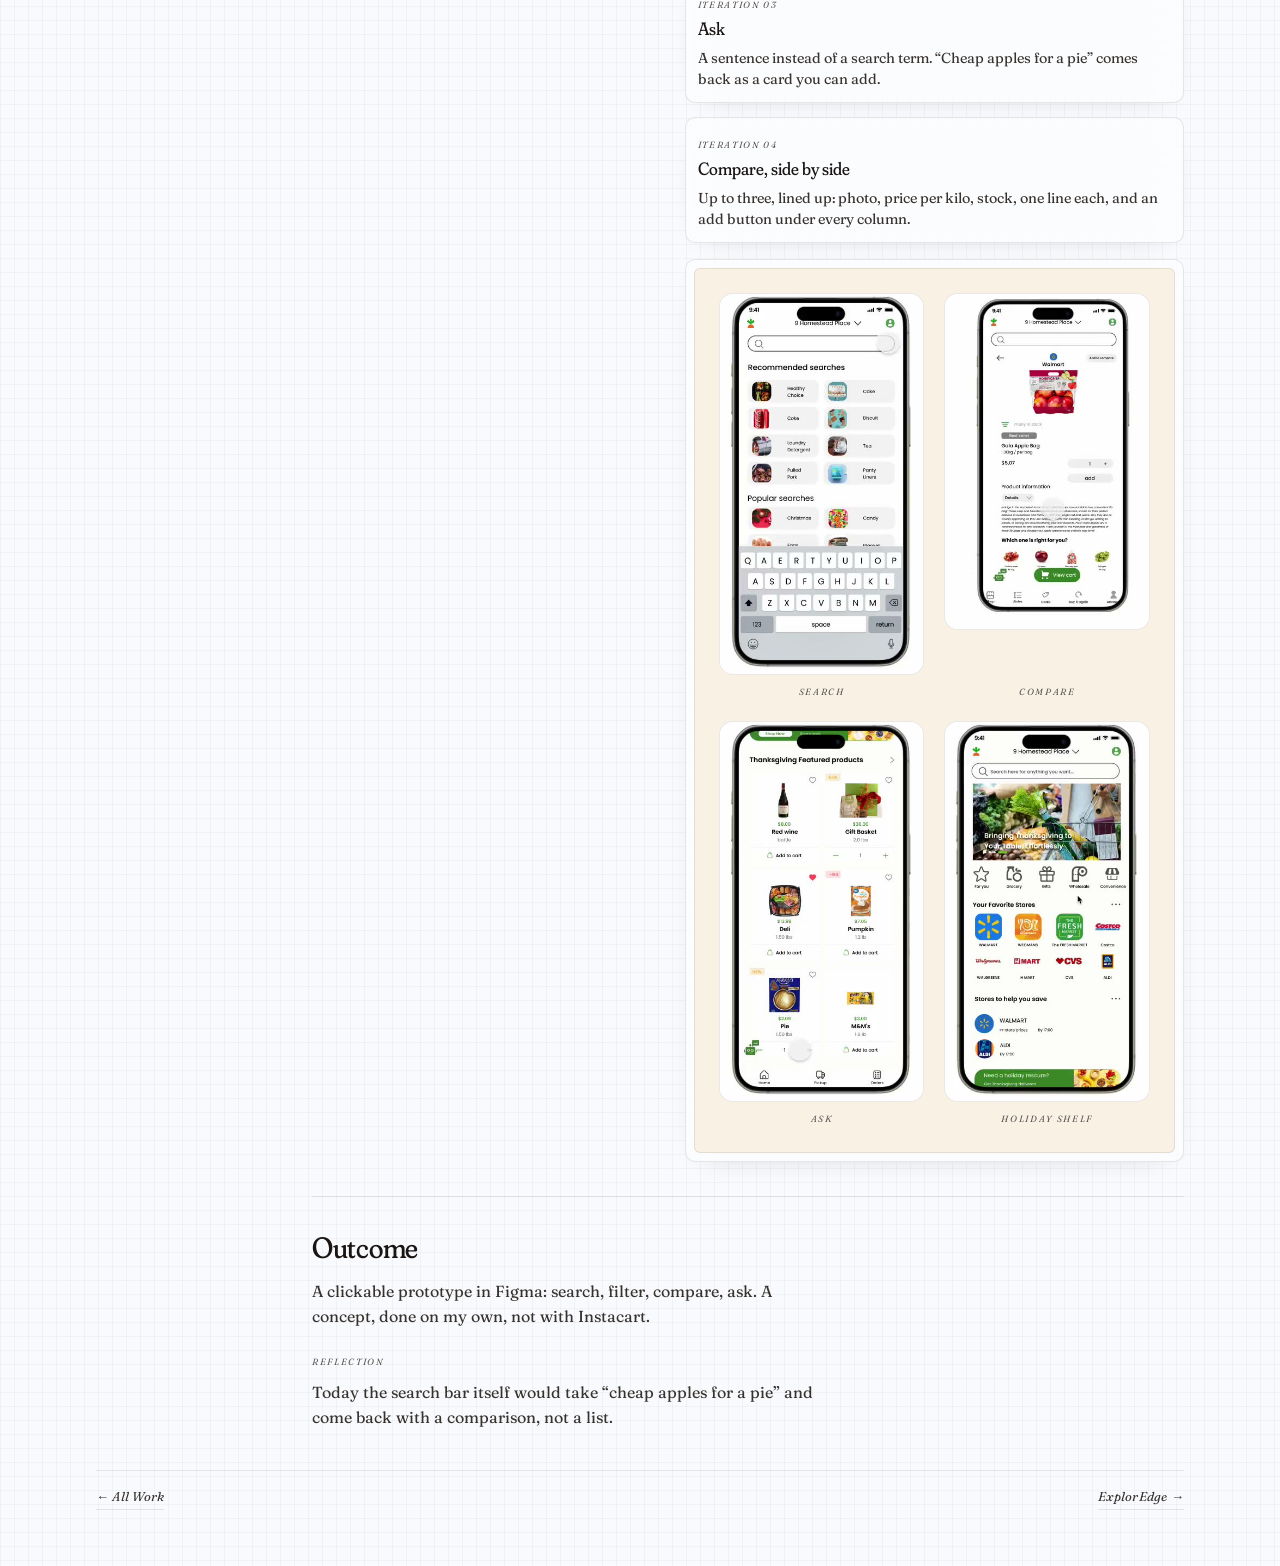
<file: work/instacart/index.html>
<!doctype html>
<html lang="en">
<head>
<meta charset="utf-8">
<meta name="viewport" content="width=device-width, initial-scale=1, viewport-fit=cover">
<title>Instacart · Xinyi Zhang</title>
<meta name="description" content="Instacart, a concept: a compare layer for grocery shopping — one unit across stores, products side by side, and an AI you can just ask.">
<meta property="og:title" content="Instacart · Xinyi Zhang">
<meta property="og:description" content="A concept: a compare layer for grocery shopping — one unit across stores, products side by side, and an AI you can just ask.">
<meta property="og:image" content="https://whereisxinyi.github.io/assets/instacart/cover.jpg">
<meta property="og:type" content="article">
<meta property="og:url" content="https://whereisxinyi.github.io/work/instacart/">
<meta name="twitter:card" content="summary_large_image">
<meta name="twitter:image" content="https://whereisxinyi.github.io/assets/instacart/cover.jpg">
<link rel="icon" href="data:image/svg+xml,<svg xmlns='http://www.w3.org/2000/svg' viewBox='0 0 64 64'><rect x='1.5' y='1.5' width='61' height='61' rx='14' fill='%23ffffff' stroke='%23dcdad6' stroke-width='2'/><text x='32' y='46' text-anchor='middle' font-family='Fraunces,Georgia,serif' font-size='44' font-weight='600' fill='%23241f1c'>;</text></svg>">
<link rel="preconnect" href="https://fonts.googleapis.com">
<link rel="preconnect" href="https://fonts.gstatic.com" crossorigin>
<link href="https://fonts.googleapis.com/css2?family=Fraunces:ital,opsz,wght,SOFT,WONK@0,9..144,300..600,0..100,0..1;1,9..144,300..600,0..100,0..1&display=swap" rel="stylesheet">
<link rel="stylesheet" href="../../tokens.css?v=20260903k">
<style>
*, *::before, *::after { box-sizing: border-box; margin: 0; padding: 0; }
/* the site pointer: a 22x22 pixel arrow, ink on a 1 px near-white outline */
@media (hover: hover) and (pointer: fine) {
  html { cursor: url("data:image/svg+xml,%3Csvg xmlns='http://www.w3.org/2000/svg' width='22' height='22' viewBox='0 0 22 22' shape-rendering='crispEdges'%3E%3Cpath d='M1 1H3V3H5V5H7V7H9V9H11V11H13V13H15V15H11V21H7V17H5V19H1Z' fill='%23241f1c' stroke='%23f7f8fa' stroke-width='2' paint-order='stroke'/%3E%3C/svg%3E") 1 1, auto; }
  a, button, [role="button"] {
    cursor: url("data:image/svg+xml,%3Csvg xmlns='http://www.w3.org/2000/svg' width='22' height='22' viewBox='0 0 22 22' shape-rendering='crispEdges'%3E%3Cpath d='M1 1H3V3H5V5H7V7H9V9H11V11H13V13H15V15H11V21H7V17H5V19H1Z' fill='%23241f1c' stroke='%23f7f8fa' stroke-width='2' paint-order='stroke'/%3E%3Crect x='1' y='3' width='4' height='4' fill='%2387c6f2'/%3E%3C/svg%3E") 1 1, pointer;
  }
}

/* ---- pixel glass: the site's one material, copied from styles.css ---- */
:root {
  --hero-ground: oklch(98.5% 0.004 240);
  --hero-glass:  rgba(255, 255, 255, 0.55);
  --hero-blur:   blur(14px) saturate(130%);
  --hero-hair:   rgba(36, 31, 28, 0.08);
  --hero-shadow: 0 8px 30px -22px rgba(36, 31, 28, 0.3);
  --hero-grid:   rgba(36, 31, 28, 0.035);
  --card-glass:  rgba(255, 255, 255, 0.5);
  --card-blur:   blur(12px) saturate(120%);
  --card-hair:   rgba(36, 31, 28, 0.10);
  --bar-h:       56px;

  --color-accent: oklch(20% 0.010 60);
  --color-focus:  oklch(20% 0.010 60);
  --orchid:       oklch(58% 0.12 250);
  --faint:        rgba(36, 31, 28, 0.42);
  --tap: 0px;

  /* Instacart's own: the carrot's green and orange, the dark green of the wordmark */
  --ic-green:  #0aad0a;
  --ic-carrot: #ff7009;
  --ic-kale:   #003d29;
  --ic-cream:  #faf1e5;
}
@media (hover: none), (pointer: coarse) { :root { --tap: 44px; } }

html { overflow-x: clip; background: var(--hero-ground); }
body {
  overflow-x: clip;
  min-height: 100dvh;
  background-color: var(--hero-ground);
  background-image:
    repeating-linear-gradient(90deg, var(--hero-grid) 0 1px, transparent 1px 14px),
    repeating-linear-gradient(180deg, var(--hero-grid) 0 1px, transparent 1px 14px);
  color: var(--color-ink);
  font-family: var(--font-body);
  font-weight: 400;
  font-variation-settings: var(--vf-body);
  font-feature-settings: normal;
  font-size: var(--text-base);
  line-height: 1.55;
  -webkit-font-smoothing: antialiased;
}
::selection { background: var(--color-accent); color: #fff; }
a:focus-visible, button:focus-visible { outline: 2px solid var(--color-focus); outline-offset: 3px; border-radius: var(--radius-sm); }

/* the label voice: small italic Fraunces, small caps */
.lab {
  font-family: var(--font-mono);
  font-style: italic;
  font-weight: 400;
  font-variation-settings: var(--vf-label);
  font-feature-settings: normal;
  font-size: var(--text-xs);
  letter-spacing: 0.13em;
  font-variant-caps: all-small-caps;
  color: var(--color-muted);
}

/* the top bar: full-width glass, ; + Xinyi Zhang on the left, links on the right */
.topbar {
  position: fixed;
  inset: 0 0 auto 0;
  z-index: 60;
  height: var(--bar-h);
  display: flex;
  align-items: center;
  justify-content: space-between;
  gap: var(--space-md);
  padding-inline: max(var(--space-md), env(safe-area-inset-left)) max(var(--space-md), env(safe-area-inset-right));
  background: rgba(255, 255, 255, 0.55);
  -webkit-backdrop-filter: var(--hero-blur);
  backdrop-filter: var(--hero-blur);
  border-bottom: 1px solid var(--hero-hair);
}
.topbar__brand { display: inline-flex; align-items: center; gap: var(--space-xs); min-width: 0; color: var(--color-ink); text-decoration: none; }
.topbar__tile {
  flex: none;
  display: grid;
  place-items: center;
  width: 28px; height: 28px;
  border-radius: 7px;
  background: #fff;
  border: 1px solid var(--card-hair);
  box-shadow: 0 1px 2px rgba(36, 31, 28, 0.08);
  font-family: var(--font-display);
  font-weight: 600;
  font-variation-settings: var(--vf-display);
  font-feature-settings: var(--ff-display);
  font-size: 18px;
  line-height: 1;
  padding-block-end: 5px;
}
.topbar__name { font-family: var(--font-body); font-variation-settings: var(--vf-body); font-feature-settings: normal; font-weight: 500; font-size: 15px; letter-spacing: -0.005em; white-space: nowrap; }
.topbar__nav { display: flex; align-items: center; gap: var(--space-2xs); }
.topbar__link {
  display: inline-flex;
  align-items: center;
  justify-content: center;
  min-height: max(var(--tap), 32px);
  padding-inline: var(--space-sm);
  border-radius: 999px;
  font-family: var(--font-mono);
  font-style: italic;
  font-weight: 400;
  font-variation-settings: var(--vf-label);
  font-feature-settings: normal;
  font-size: 13px;
  letter-spacing: 0.04em;
  line-height: 1.6;
  color: var(--color-muted);
  text-decoration: none;
  transition: color var(--dur-short) var(--ease-out);
}
.topbar__link:hover { color: var(--color-ink); }

/* ---- the case ---- */
.case {
  width: 100%;
  max-width: 1184px;
  margin-inline: auto;
  padding: calc(var(--bar-h) + 28px) max(20px, env(safe-area-inset-left)) 56px;
  display: flex;
  flex-direction: column;
  gap: 40px;
}
@media (min-width: 900px) { .case { padding-inline: 48px; } }

/* ---- hero ---- */
.hero { display: grid; gap: 18px; }
.hero__top { display: flex; flex-wrap: wrap; align-items: flex-end; justify-content: space-between; gap: 10px 28px; }
.hero__top .facts { margin-top: 0; }
/* the stage: the film, as wide as the case, as tall as the screen allows */
.stage { padding: 8px; }
.stage .rvm { border: 1px solid var(--card-hair); border-radius: 6px; overflow: hidden; background: #fff; }
.stage .rvm img { border: 0; border-radius: 0; }
.hero h1 {
  font-family: var(--font-display);
  font-weight: var(--wght-display);
  font-variation-settings: var(--vf-display);
  font-feature-settings: var(--ff-display);
  font-size: clamp(2.6rem, 7vw, 4rem);
  line-height: 1.06;
  letter-spacing: var(--track-display);
}
.hero__lead { margin-top: 8px; color: var(--color-ink-2); max-width: 40ch; font-size: 1.05rem; }
.facts { list-style: none; display: flex; flex-wrap: wrap; gap: 6px; margin-top: 20px; }
.fact {
  padding: 6px 10px;
  background: var(--card-glass);
  -webkit-backdrop-filter: var(--card-blur);
  backdrop-filter: var(--card-blur);
  border: 1px solid var(--card-hair);
  border-radius: 7px;
  font-family: var(--font-mono);
  font-style: italic;
  font-variation-settings: var(--vf-label);
  font-size: 0.76rem;
  letter-spacing: 0.02em;
  color: var(--color-ink-2);
  white-space: nowrap;
}
.fact b { font-weight: 400; font-variant-caps: all-small-caps; letter-spacing: 0.1em; color: var(--color-muted); }

/* ---- body: rail + chapters ---- */
.body { display: grid; gap: 28px; }
.body > * { min-width: 0; }
.rail__list { max-width: 100%; }
@media (min-width: 900px) { .body { grid-template-columns: 168px minmax(0, 1fr); gap: 48px; align-items: start; } }
.rail__list { list-style: none; display: flex; gap: 4px; overflow-x: auto; scrollbar-width: none; -webkit-overflow-scrolling: touch; padding-bottom: 2px; }
.rail__list::-webkit-scrollbar { display: none; }
.rail__link {
  display: inline-flex;
  align-items: baseline;
  gap: 7px;
  white-space: nowrap;
  padding: 7px 10px;
  border-radius: 7px;
  text-decoration: none;
  color: var(--color-muted);
  font-family: var(--font-mono);
  font-style: italic;
  font-variation-settings: var(--vf-label);
  font-size: 0.82rem;
  letter-spacing: 0.02em;
  border: 1px solid transparent;
  transition: color var(--dur-short) var(--ease-out), border-color var(--dur-short) var(--ease-out);
}
.rail__n { font-variant-numeric: tabular-nums; font-size: 0.72rem; letter-spacing: 0.1em; color: var(--faint); }
.rail__link:hover { color: var(--color-ink); }
.rail li.is-here .rail__link { color: var(--color-ink); border-color: var(--card-hair); background: var(--card-glass); }
.rail li.is-here .rail__n { color: var(--orchid); }
@media (min-width: 900px) {
  .rail { position: sticky; top: calc(var(--bar-h) + 16px); align-self: start; }
  .rail__list { flex-direction: column; gap: 2px; overflow: visible; }
  .rail__link { padding: 6px 8px; }
}

/* ---- a chapter ---- */
.ch { display: grid; gap: 22px; scroll-margin-top: calc(var(--bar-h) + 24px); }
.ch + .ch { margin-top: 34px; border-top: 1px solid var(--card-hair); padding-top: 34px; }
@media (min-width: 900px) { .ch { grid-template-columns: minmax(0, 40fr) minmax(0, 60fr); gap: 40px; align-items: start; } }
.ch__text > h2 {
  font-family: var(--font-display);
  font-weight: var(--wght-display);
  font-variation-settings: var(--vf-display);
  font-feature-settings: var(--ff-display);
  font-size: clamp(1.45rem, 3.4vw, 1.85rem);
  line-height: 1.14;
  letter-spacing: var(--track-display);
}
.ch__text p { margin-top: 14px; color: var(--color-ink-2); max-width: 52ch; }
.ch__text p.tight { margin-top: 10px; }
.goals { list-style: none; margin-top: 10px; display: flex; flex-direction: column; gap: 5px; }
.goals li { position: relative; padding-left: 1.1em; color: var(--color-ink-2); font-size: var(--text-sm); }
.goals li::before { content: ""; position: absolute; left: 0; top: 0.62em; width: 6px; height: 6px; background: var(--orchid); }
.goals li b { font-weight: 500; color: var(--color-ink); }
.sub { display: block; margin-top: 22px; }
.ch__media { display: flex; flex-direction: column; gap: 16px; min-width: 0; }

/* the one question, set large in the reading face */
.hmw {
  margin-top: 18px;
  padding: 14px 16px 14px 18px;
  border-left: 3px solid var(--ic-green);
  background: var(--card-glass);
  -webkit-backdrop-filter: var(--card-blur);
  backdrop-filter: var(--card-blur);
  border-radius: 0 9px 9px 0;
  font-family: var(--font-display);
  font-weight: var(--wght-display);
  font-variation-settings: var(--vf-display);
  font-feature-settings: var(--ff-display);
  font-size: 1.12rem;
  line-height: 1.32;
  color: var(--color-ink);
  max-width: 40ch;
}
.hmw b { font-weight: 400; color: var(--ic-green); }

/* ---- a glass frame around a piece of media ---- */
.frame {
  position: relative;
  padding: 28px 8px 8px;
  background: var(--card-glass);
  -webkit-backdrop-filter: var(--card-blur);
  backdrop-filter: var(--card-blur);
  border: 1px solid var(--card-hair);
  border-radius: 10px;
  box-shadow: var(--hero-shadow);
}
.frame > img, .frame .rvm img, .frame video {
  display: block;
  width: 100%;
  height: auto;
  border: 1px solid var(--card-hair);
  border-radius: 6px;
  background: #fff;
}
.cap {
  position: absolute;
  z-index: 2;
  top: 4px;
  left: 10px;
  padding: 0 7px;
  line-height: 1.5;
  background: rgba(255, 255, 255, 0.82);
  border: 1px solid var(--card-hair);
  border-radius: 5px;
  font-family: var(--font-mono);
  font-style: italic;
  font-variation-settings: var(--vf-label);
  font-size: 0.72rem;
  letter-spacing: 0.06em;
  font-variant-caps: all-small-caps;
  color: var(--color-muted);
  pointer-events: none;
}

/* the media inside a frame resolves out of pixel blocks when it enters view */
.frame.is-in .rvm {
  animation: pixdiss 300ms steps(1, end) 1;
  -webkit-mask-composite: source-in;
  mask-composite: intersect;
  mask-repeat: repeat;
  -webkit-mask-repeat: repeat;
}
@keyframes pixdiss {
  0%, 32% {
    -webkit-mask-image:
      repeating-linear-gradient(90deg, #000 0 14px, #0000 14px 42px),
      repeating-linear-gradient(180deg, #000 0 14px, #0000 14px 42px);
    mask-image:
      repeating-linear-gradient(90deg, #000 0 14px, #0000 14px 42px),
      repeating-linear-gradient(180deg, #000 0 14px, #0000 14px 42px);
  }
  33%, 65% {
    -webkit-mask-image:
      repeating-linear-gradient(90deg, #000 0 28px, #0000 28px 42px),
      repeating-linear-gradient(180deg, #000 0 28px, #0000 28px 42px);
    mask-image:
      repeating-linear-gradient(90deg, #000 0 28px, #0000 28px 42px),
      repeating-linear-gradient(180deg, #000 0 28px, #0000 28px 42px);
  }
  66%, 100% { -webkit-mask-image: none; mask-image: none; }
}
@media (prefers-reduced-motion: reduce) {
  .frame.is-in .rvm { animation: none; -webkit-mask-image: none; mask-image: none; }
}

/* ---- three shoppers, in their own words ---- */
.quotes { list-style: none; display: grid; gap: 8px; }
.quote {
  position: relative;
  padding: 12px 14px 12px 40px;
  background: var(--card-glass);
  -webkit-backdrop-filter: var(--card-blur);
  backdrop-filter: var(--card-blur);
  border: 1px solid var(--card-hair);
  border-radius: 9px;
  font-size: 0.9rem;
  line-height: 1.45;
  color: var(--color-ink-2);
}
.quote::before {
  content: "“";
  position: absolute;
  left: 13px; top: 2px;
  font-family: var(--font-display);
  font-variation-settings: var(--vf-display);
  font-size: 2rem;
  line-height: 1.3;
  color: var(--ic-carrot);
}
.quote i { display: block; margin-top: 6px; font-style: italic; font-family: var(--font-mono); font-variation-settings: var(--vf-label); font-size: 0.72rem; letter-spacing: 0.06em; color: var(--color-muted); }

/* ---- the iterations, as a numbered stack ---- */
.its { list-style: none; display: grid; gap: 14px; counter-reset: it; }
.it {
  display: grid;
  gap: 12px;
  padding: 12px;
  background: var(--card-glass);
  -webkit-backdrop-filter: var(--card-blur);
  backdrop-filter: var(--card-blur);
  border: 1px solid var(--card-hair);
  border-radius: 10px;
  box-shadow: var(--hero-shadow);
}
@media (min-width: 640px) { .it { grid-template-columns: minmax(0, 1fr) 176px; align-items: start; } .it--wide { grid-template-columns: minmax(0, 1fr); } }
.it__n { counter-increment: it; }
.it__n::before { content: "Iteration 0" counter(it); }
.it__t { margin-top: 4px; font-family: var(--font-display); font-weight: var(--wght-display); font-variation-settings: var(--vf-display); font-feature-settings: var(--ff-display); font-size: 1.12rem; line-height: 1.2; }
.it__p { margin-top: 8px; font-size: 0.9rem; line-height: 1.45; color: var(--color-ink-2); }
.it__shot { border: 1px solid var(--card-hair); border-radius: 8px; overflow: hidden; background: #fff; }
.it__shot img, .it__shot video { display: block; width: 100%; height: auto; }

/* ---- the unit switch: three apples, two ways to read the price ---- */
.units { display: grid; gap: 10px; }
.units__pick { display: flex; gap: 4px; }
.chip {
  flex: 1 1 0;
  min-height: max(var(--tap), 30px);
  padding: 4px 8px;
  border: 1px solid var(--card-hair);
  border-radius: 7px;
  background: var(--card-glass);
  font-family: var(--font-mono);
  font-style: italic;
  font-variation-settings: var(--vf-label);
  font-size: 0.76rem;
  letter-spacing: 0.04em;
  color: var(--color-muted);
  transition: color var(--dur-short) var(--ease-out), border-color var(--dur-short) var(--ease-out);
}
.chip[aria-pressed="true"] { color: var(--color-ink); border-color: var(--color-ink); }
.units__list { list-style: none; display: grid; gap: 6px; }
.apple {
  display: grid;
  grid-template-columns: 1fr auto;
  gap: 2px 12px;
  align-items: baseline;
  padding: 8px 10px;
  border: 1px solid var(--card-hair);
  border-radius: 8px;
  background: rgba(255, 255, 255, 0.72);
  transition: opacity 220ms var(--ease-out), border-color 220ms var(--ease-out);
}
.apple__name { font-size: 0.92rem; color: var(--color-ink); }
.apple__pack { font-family: var(--font-mono); font-style: italic; font-variation-settings: var(--vf-label); font-size: 0.72rem; letter-spacing: 0.04em; color: var(--color-muted); }
.apple__price { grid-row: 1 / 3; align-self: center; font-variant-numeric: tabular-nums; font-size: 1.02rem; color: var(--color-ink); }
.apple__bar { grid-column: 1 / -1; height: 4px; margin-top: 4px; background: rgba(36, 31, 28, 0.08); border-radius: 2px; overflow: hidden; }
.apple__bar i { display: block; height: 100%; width: var(--w, 50%); background: var(--ic-kale); opacity: 0.35; transition: width 420ms var(--ease-out), background-color 220ms var(--ease-out), opacity 220ms var(--ease-out); }
.apple.is-best { border-color: var(--ic-green); }
.apple.is-best .apple__bar i { background: var(--ic-green); opacity: 1; }
.apple.is-best .apple__price::after { content: "cheapest"; margin-left: 8px; font-family: var(--font-mono); font-style: italic; font-variation-settings: var(--vf-label); font-size: 0.66rem; letter-spacing: 0.08em; font-variant-caps: all-small-caps; color: var(--ic-green); }
.units.is-turning .apple { opacity: 0.35; }
.units__note { margin-top: 2px; }
@media (prefers-reduced-motion: reduce) { .apple, .apple__bar i { transition: none; } }

/* ---- the four films, two by two on the brand's cream ---- */
.phones { padding: 8px; }
.phones .rvm { display: grid; grid-template-columns: repeat(2, minmax(0, 1fr)); gap: clamp(10px, 2vw, 20px); padding: clamp(12px, 2.4vw, 24px); background: var(--ic-cream); border: 1px solid var(--card-hair); border-radius: 6px; }
.phones figure { margin: 0; display: flex; flex-direction: column; }
.phones video { display: block; width: 100%; height: auto; border: 1px solid var(--card-hair); border-radius: 14px; background: #fff; }
.phones figcaption { margin-top: auto; padding-top: 6px; display: block; text-align: center; }

/* ---- outcome ---- */
.ch--flat { display: block; }
.ch--flat .ch__text { max-width: 62ch; }

.foot {
  display: flex;
  flex-wrap: wrap;
  align-items: center;
  justify-content: space-between;
  gap: var(--space-sm);
  border-top: 1px solid var(--card-hair);
  padding-top: var(--space-md);
  font-family: var(--font-mono);
  font-style: italic;
  font-variation-settings: var(--vf-label);
  font-size: var(--text-xs);
  color: var(--color-muted);
  letter-spacing: 0.02em;
}
.foot a { color: var(--color-ink-2); text-decoration: none; border-bottom: 1px solid var(--card-hair); padding-bottom: 2px; }
.foot a:hover { color: var(--color-ink); border-color: var(--color-ink); }

/* ---- lightbox ---- */
.lb {
  position: fixed;
  inset: 0;
  z-index: 90;
  display: grid;
  place-items: center;
  padding: max(24px, 4vh) 16px;
  background: rgba(247, 248, 250, 0.86);
  -webkit-backdrop-filter: blur(10px);
  backdrop-filter: blur(10px);
  overflow: auto;
}
.lb[hidden] { display: none; }
.lb__img { max-width: min(1100px, 100%); max-height: 88vh; width: auto; height: auto; border: 1px solid var(--card-hair); border-radius: 8px; background: #fff; box-shadow: 0 20px 60px -30px rgba(36,31,28,0.5); }
.lb__x {
  position: absolute;
  top: 14px; right: 14px;
  width: 34px; height: 34px;
  display: grid; place-items: center;
  border: 1px solid var(--card-hair);
  border-radius: 8px;
  background: rgba(255,255,255,0.8);
  color: var(--color-ink);
  font-family: var(--font-mono);
  font-size: 16px;
  line-height: 1;
}
.zoom { display: block; width: 100%; padding: 0; border: 0; background: none; font: inherit; color: inherit; text-align: left; }
</style>
<style>
/* fonts are pinned here so a cached tokens.css can never bring another family back */
:root {
  --font-display: "Fraunces", "Songti SC", Georgia, serif;
  --font-body: "Fraunces", "Songti SC", Georgia, serif;
  --font-mono: "Fraunces", "Songti SC", Georgia, serif;
}
</style>
</head>
<body>

<header class="topbar">
  <a class="topbar__brand" href="../../index.html" aria-label="Xinyi Zhang — home">
    <span class="topbar__tile" aria-hidden="true">;</span>
    <span class="topbar__name">Xinyi Zhang</span>
  </a>
  <nav class="topbar__nav" aria-label="Site">
    <a class="topbar__link" href="../../index.html#index">Work</a>
    <a class="topbar__link" href="../../lab/">Playground</a>
    <a class="topbar__link" href="../../about.html">About</a>
  </nav>
</header>

<main class="case">

  <header class="hero">
    <div class="hero__top">
      <div>
        <h1>Instacart</h1>
        <p class="hero__lead">The same apple across four stores, in one unit, side by side, with an AI you can just ask. A concept.</p>
      </div>
      <ul class="facts">
        <li class="fact"><b>Role</b> · Sole designer</li>
        <li class="fact"><b>Year</b> · 2023–24</li>
        <li class="fact"><b>Tools</b> · Figma</li>
      </ul>
    </div>
    <figure class="frame stage frame--band0">
      <div class="rvm"><img src="../../assets/instacart/cover.jpg" width="1600" height="812" style="max-width:1600px" alt="Two phones showing the redesigned Instacart home: a search bar that asks for anything you want, a row of favourite stores, and Stores to help you save."></div>
    </figure>
  </header>

  <div class="body">

    <nav class="rail" aria-label="Chapters">
      <ol class="rail__list">
        <li><a class="rail__link" href="#brief"><span class="rail__n">01</span> Brief</a></li>
        <li><a class="rail__link" href="#research"><span class="rail__n">02</span> Research</a></li>
        <li><a class="rail__link" href="#wireframes"><span class="rail__n">03</span> Wireframes</a></li>
        <li><a class="rail__link" href="#iterations"><span class="rail__n">04</span> Iterations</a></li>
        <li><a class="rail__link" href="#outcome"><span class="rail__n">05</span> Outcome</a></li>
      </ol>
    </nav>

    <div class="chapters">

      <section class="ch ch--flat" id="brief">
        <div class="ch__text">
          <h2>Brief</h2>
          <p>Instacart lets you shop eight supermarkets from one couch, but never against each other. $4.5 a kilo here, $5.66 for three pounds there, never side by side.</p>
          <p class="hmw">How might we <b>compare</b> products by price and quality, and <b>recommend</b> from what you like and what you can spend?</p>
        </div>
      </section>

      <section class="ch" id="research">
        <div class="ch__text">
          <h2>Research</h2>
          <p>The shopping flow, then the branch Instacart does not have: a comparison, by filter or by your own budget.</p>
          <p>Three shoppers wanted less than I expected: the numbers next to each other, the unit, and what I like remembered.</p>
          <span class="lab sub">Three goals</span>
          <ul class="goals">
            <li><b>Easy comparison.</b> Smooth and intuitive, never a spreadsheet.</li>
            <li><b>Enough information.</b> Precise and sufficient to decide on.</li>
            <li><b>Bendable options.</b> Comparisons you can shape to your needs.</li>
          </ul>
        </div>
        <div class="ch__media">
          <figure class="frame">
            <span class="cap">Flow · the yellow branch is new</span>
            <div class="rvm">
              <button type="button" class="zoom" data-full="../../assets/instacart/flow.jpg" data-alt="The full user flow: sign in, search, a multi-dimensional comparison branch in yellow (filter, compare by size, rating and specs; budget and preferences, personalised recommendation), then cart, store, delivery time, checkout, order processing, shopping, shipping, completion." aria-label="Open the flow full size">
                <img src="../../assets/instacart/flow.jpg" width="1800" height="1398" loading="lazy" alt="User flow diagram: a blue spine from sign in to order completion, with a yellow comparison branch off the search step.">
              </button>
            </div>
          </figure>
          <ul class="quotes" aria-label="What the three shoppers said">
            <li class="quote">Clear price comparisons, more ways to search, add straight from the comparison, and personalisation. Not over-filtering, not stale information.<i>Shopper 1</i></li>
            <li class="quote">Remember my shopping preferences. Show detailed images and descriptions. Give price and quality a score I can read.<i>Shopper 2</i></li>
            <li class="quote">Keep it simple. Show the unit price and a nutrition rating.<i>Shopper 3</i></li>
          </ul>
        </div>
      </section>

      <section class="ch" id="wireframes">
        <div class="ch__text">
          <h2>Wireframes</h2>
          <p>Two flows, drawn grey so only the structure argues.</p>
          <p><b>Compare.</b> One new button on the product page, and the sheet it opens.</p>
          <p><b>Ask.</b> A chat in the corner: “some apples, low price” comes back as four cards.</p>
        </div>
        <div class="ch__media">
          <figure class="frame">
            <span class="cap">Compare · six screens</span>
            <div class="rvm">
              <button type="button" class="zoom" data-full="../../assets/instacart/wire-compare.jpg" data-alt="Six wireframes: the home with stores, the filter panel, results in rows, a product selected, the product page with a compare button, and the compare sheet." aria-label="Open the compare wireframes full size">
                <img src="../../assets/instacart/wire-compare.jpg" width="1800" height="656" loading="lazy" alt="Six grey wireframes of the compare flow, from the store home to the compare sheet.">
              </button>
            </div>
          </figure>
          <figure class="frame">
            <span class="cap">Ask · four screens</span>
            <div class="rvm">
              <button type="button" class="zoom" data-full="../../assets/instacart/wire-chat.jpg" data-alt="Four wireframes: the home with a chat icon, an empty AI chat box, the chat answering “I am looking for some apple with low price” with four cards, and an info sheet with an Add button." aria-label="Open the ask wireframes full size">
                <img src="../../assets/instacart/wire-chat.jpg" width="1800" height="912" loading="lazy" alt="Four grey wireframes of the ask flow, from the chat icon to an info sheet with Add.">
              </button>
            </div>
          </figure>
        </div>
      </section>

      <section class="ch" id="iterations">
        <div class="ch__text">
          <h2>Iterations</h2>
          <p>Four passes, each answering a thing the tests broke. The second is the one I would keep: every price in one unit.</p>
          <span class="lab sub">Same three apples, two ways to read the price</span>
          <div class="units" id="units">
            <div class="units__pick" role="group" aria-label="Read the price">
              <button type="button" class="chip" aria-pressed="true" data-u="pack">Per pack</button>
              <button type="button" class="chip" aria-pressed="false" data-u="kg">Per kilo</button>
            </div>
            <ol class="units__list" id="unitsList" aria-live="polite">
              <li class="apple" data-name="Gala Apple Bag" data-pack="1.36 kg bag" data-pp="5.07" data-kg="3.73">
                <span class="apple__name">Gala Apple Bag</span>
                <span class="apple__price">$5.07</span>
                <span class="apple__pack">1.36 kg bag</span>
                <span class="apple__bar" aria-hidden="true"><i></i></span>
              </li>
              <li class="apple" data-name="Honeycrisp" data-pack="2 lb bag" data-pp="4.87" data-kg="5.35">
                <span class="apple__name">Honeycrisp</span>
                <span class="apple__price">$4.87</span>
                <span class="apple__pack">2 lb bag</span>
                <span class="apple__bar" aria-hidden="true"><i></i></span>
              </li>
              <li class="apple" data-name="Fuji Apple" data-pack="loose, per kg" data-pp="6.50" data-kg="6.50">
                <span class="apple__name">Fuji Apple</span>
                <span class="apple__price">$6.50</span>
                <span class="apple__pack">loose, per kg</span>
                <span class="apple__bar" aria-hidden="true"><i></i></span>
              </li>
            </ol>
            <span class="units__note lab">Prices from the prototype · the cheapest changes</span>
          </div>
        </div>
        <div class="ch__media">
          <ol class="its">
            <li class="it">
              <div>
                <span class="it__n lab"></span>
                <p class="it__t">Clarity</p>
                <p class="it__p">Filters as a row of chips. Every card lost a line and gained a price you can read at arm’s length.</p>
              </div>
              <div class="it__shot"><img src="../../assets/instacart/it-filters.jpg" width="820" height="1386" loading="lazy" alt="Search results for apple with a row of filter chips and four product cards."></div>
            </li>
            <li class="it">
              <div>
                <span class="it__n lab"></span>
                <p class="it__t">One unit, grouped by store</p>
                <p class="it__p">Every price is also a price per kilo, and results group by store, so this-store-or-that-one happens on one screen.</p>
              </div>
              <div class="it__shot"><img src="../../assets/instacart/it-stores.jpg" width="820" height="1406" loading="lazy" alt="Search results for apple grouped by store: Walmart, ShopRite, Costco, every apple priced per kilo."></div>
            </li>
            <li class="it it--wide">
              <div>
                <span class="it__n lab"></span>
                <p class="it__t">Ask</p>
                <p class="it__p">A sentence instead of a search term. “Cheap apples for a pie” comes back as a card you can add.</p>
              </div>
            </li>
            <li class="it it--wide">
              <div>
                <span class="it__n lab"></span>
                <p class="it__t">Compare, side by side</p>
                <p class="it__p">Up to three, lined up: photo, price per kilo, stock, one line each, and an add button under every column.</p>
              </div>
            </li>
          </ol>
          <figure class="frame phones frame--band0">
            <div class="rvm">
              <figure><video src="../../assets/instacart/search.mp4" poster="../../assets/instacart/search-poster.jpg" width="374" height="698" autoplay muted loop playsinline preload="metadata" aria-label="Screen recording: typing apple into search, results grouped by store, each priced per kilo."></video><figcaption class="lab">Search</figcaption></figure>
              <figure><video src="../../assets/instacart/compare.mp4" poster="../../assets/instacart/compare-poster.jpg" width="374" height="616" autoplay muted loop playsinline preload="metadata" aria-label="Screen recording: a product page, Add to compare, then three apples side by side."></video><figcaption class="lab">Compare</figcaption></figure>
              <figure><video src="../../assets/instacart/chat.mp4" poster="../../assets/instacart/chat-poster.jpg" width="374" height="698" autoplay muted loop playsinline preload="metadata" aria-label="Screen recording: the chat box opens and a Fuji apple card appears in the conversation."></video><figcaption class="lab">Ask</figcaption></figure>
              <figure><video src="../../assets/instacart/holiday.mp4" poster="../../assets/instacart/holiday-poster.jpg" width="374" height="698" autoplay muted loop playsinline preload="metadata" aria-label="Screen recording: the home page with a Thanksgiving banner, then a shelf of featured holiday products."></video><figcaption class="lab">Holiday shelf</figcaption></figure>
            </div>
          </figure>
        </div>
      </section>

      <section class="ch ch--flat" id="outcome">
        <div class="ch__text">
          <h2>Outcome</h2>
          <p>A clickable prototype in Figma: search, filter, compare, ask. A concept, done on my own, not with Instacart.</p>
          <span class="lab sub">Reflection</span>
          <p class="tight">Today the search bar itself would take “cheap apples for a pie” and come back with a comparison, not a list.</p>
        </div>
      </section>

    </div>
  </div>

  <div class="foot">
    <a href="../../index.html#index">&larr; All Work</a>
    <a href="../exploredge/">ExplorEdge &rarr;</a>
  </div>
</main>

<div class="lb" id="lightbox" role="dialog" aria-modal="true" aria-label="Full size screen" hidden>
  <button type="button" class="lb__x" aria-label="Close">×</button>
  <img class="lb__img" alt="">
</div>

<script>
/* the videos play themselves, silently, unless motion is unwelcome */
(function () {
  try {
    var reduce = window.matchMedia && window.matchMedia('(prefers-reduced-motion: reduce)').matches;
    if (!reduce) return;
    Array.prototype.slice.call(document.querySelectorAll('.case video')).forEach(function (v) {
      v.autoplay = false;
      v.removeAttribute('autoplay');
      v.setAttribute('controls', '');
      v.pause();
    });
  } catch (e) {}
})();

/* every frame dissolves in out of pixel blocks, once, when it enters view */
(function () {
  try {
    var frames = Array.prototype.slice.call(document.querySelectorAll('.frame'));
    if (!frames.length) return;
    if (!('IntersectionObserver' in window)) { frames.forEach(function (f) { f.classList.add('is-in'); }); return; }
    var io = new IntersectionObserver(function (entries) {
      entries.forEach(function (e) {
        if (!e.isIntersecting) return;
        e.target.classList.add('is-in');
        io.unobserve(e.target);
      });
    }, { threshold: 0.15, rootMargin: '0px 0px -8% 0px' });
    frames.forEach(function (f) { io.observe(f); });
  } catch (e) {}
})();

/* the chapter rail follows the chapter you are reading */
(function () {
  try {
    var links = Array.prototype.slice.call(document.querySelectorAll('.rail__link'));
    var chs = links.map(function (a) { return document.querySelector(a.getAttribute('href')); });
    if (!chs.length) return;
    var cur = -1;
    var mark = function (i) {
      if (i === cur) return;
      cur = i;
      links.forEach(function (a, j) {
        a.parentNode.classList.toggle('is-here', i === j);
        if (i === j) a.setAttribute('aria-current', 'true'); else a.removeAttribute('aria-current');
      });
    };
    var bar = 56, tick = 0;
    var read = function () {
      tick = 0;
      var line = bar + 100, best = 0;
      for (var i = 0; i < chs.length; i++) {
        if (chs[i] && chs[i].getBoundingClientRect().top <= line) best = i;
      }
      if (window.innerHeight + window.scrollY >= document.documentElement.scrollHeight - 4) best = chs.length - 1;
      mark(best);
    };
    var onScroll = function () { if (!tick) tick = requestAnimationFrame(read); };
    window.addEventListener('scroll', onScroll, { passive: true });
    window.addEventListener('resize', onScroll, { passive: true });
    read();
  } catch (e) {}
})();

/* the unit switch: the same three apples re-sorted by pack price or by the
   kilo, the bars scaled to the dearest, the cheapest tagged. The two chips
   pick; the list dims for a beat while it turns. */
(function () {
  var root = document.getElementById('units'), list = document.getElementById('unitsList');
  if (!root || !list) return;
  var chips = Array.prototype.slice.call(root.querySelectorAll('.chip'));
  var rows = Array.prototype.slice.call(list.querySelectorAll('.apple'));
  var reduce = window.matchMedia && window.matchMedia('(prefers-reduced-motion: reduce)').matches;
  var lay = function (u) {
    var key = u === 'kg' ? 'kg' : 'pp';
    var vals = rows.map(function (r) { return parseFloat(r.getAttribute('data-' + key)); });
    var max = Math.max.apply(null, vals), min = Math.min.apply(null, vals);
    rows.forEach(function (r, i) {
      r.querySelector('.apple__price').firstChild.nodeValue = '$' + vals[i].toFixed(2);
      r.querySelector('.apple__pack').textContent = u === 'kg' ? 'per kg · ' + r.getAttribute('data-pack') : r.getAttribute('data-pack');
      r.querySelector('.apple__bar i').style.setProperty('--w', Math.round(100 * vals[i] / max) + '%');
      r.classList.toggle('is-best', vals[i] === min);
    });
    rows.slice().sort(function (a, b) { return parseFloat(a.getAttribute('data-' + key)) - parseFloat(b.getAttribute('data-' + key)); })
      .forEach(function (r) { list.appendChild(r); });
    chips.forEach(function (c) { c.setAttribute('aria-pressed', c.getAttribute('data-u') === u ? 'true' : 'false'); });
  };
  chips.forEach(function (c) {
    c.addEventListener('click', function () {
      var u = c.getAttribute('data-u');
      if (reduce) { lay(u); return; }
      root.classList.add('is-turning');
      setTimeout(function () { lay(u); root.classList.remove('is-turning'); }, 180);
    });
  });
  lay('pack');
})();

/* a click on a sheet opens it full size */
(function () {
  var lb = document.getElementById('lightbox');
  if (!lb) return;
  var im = lb.querySelector('.lb__img'), last = null;
  var open = function (src, alt) {
    im.src = src; im.alt = alt || '';
    lb.hidden = false;
    lb.querySelector('.lb__x').focus();
  };
  var close = function () { lb.hidden = true; im.removeAttribute('src'); if (last) last.focus(); };
  document.addEventListener('click', function (e) {
    var t = e.target.closest ? e.target.closest('[data-full]') : null;
    if (t) { last = t; open(t.getAttribute('data-full'), t.getAttribute('data-alt')); return; }
    if (!lb.hidden && (e.target === lb || (e.target.closest && e.target.closest('.lb__x')))) close();
  });
  document.addEventListener('keydown', function (e) { if (e.key === 'Escape' && !lb.hidden) close(); });
})();
</script>

</body>
</html>
</file>
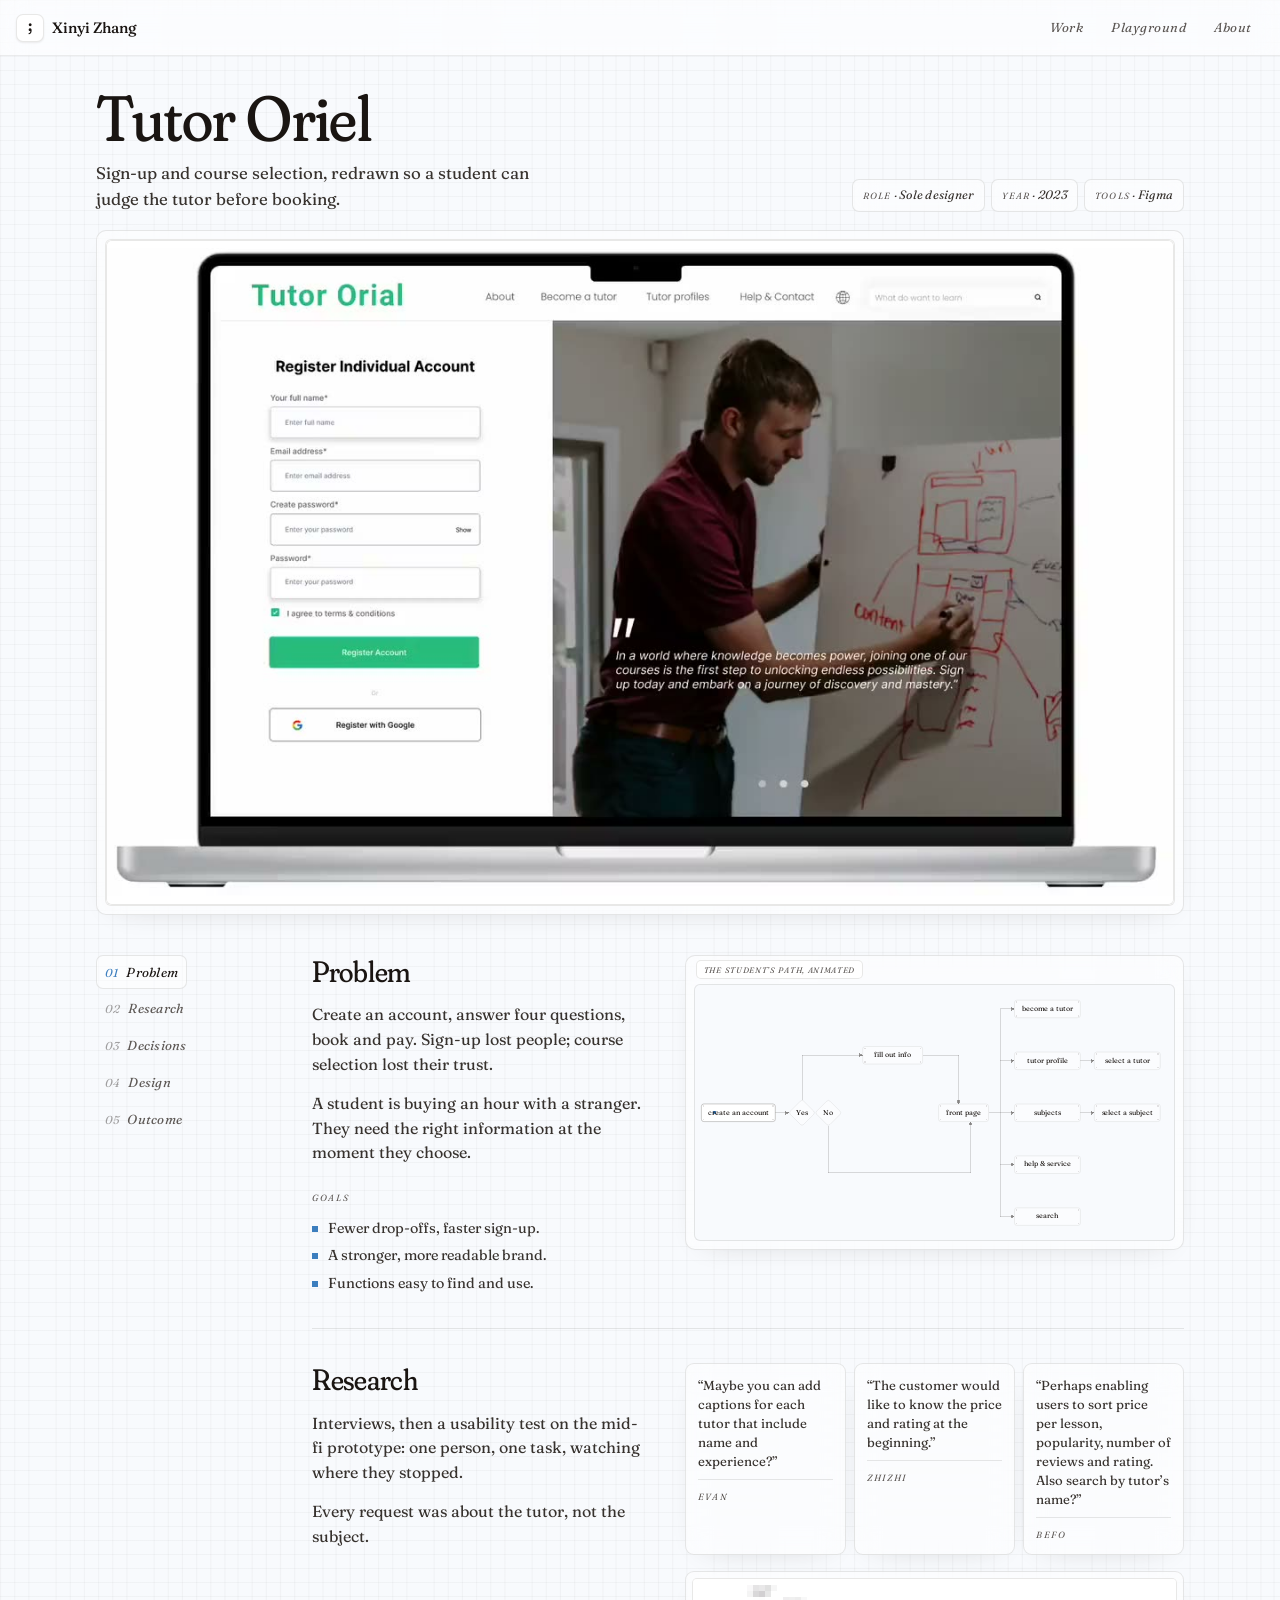
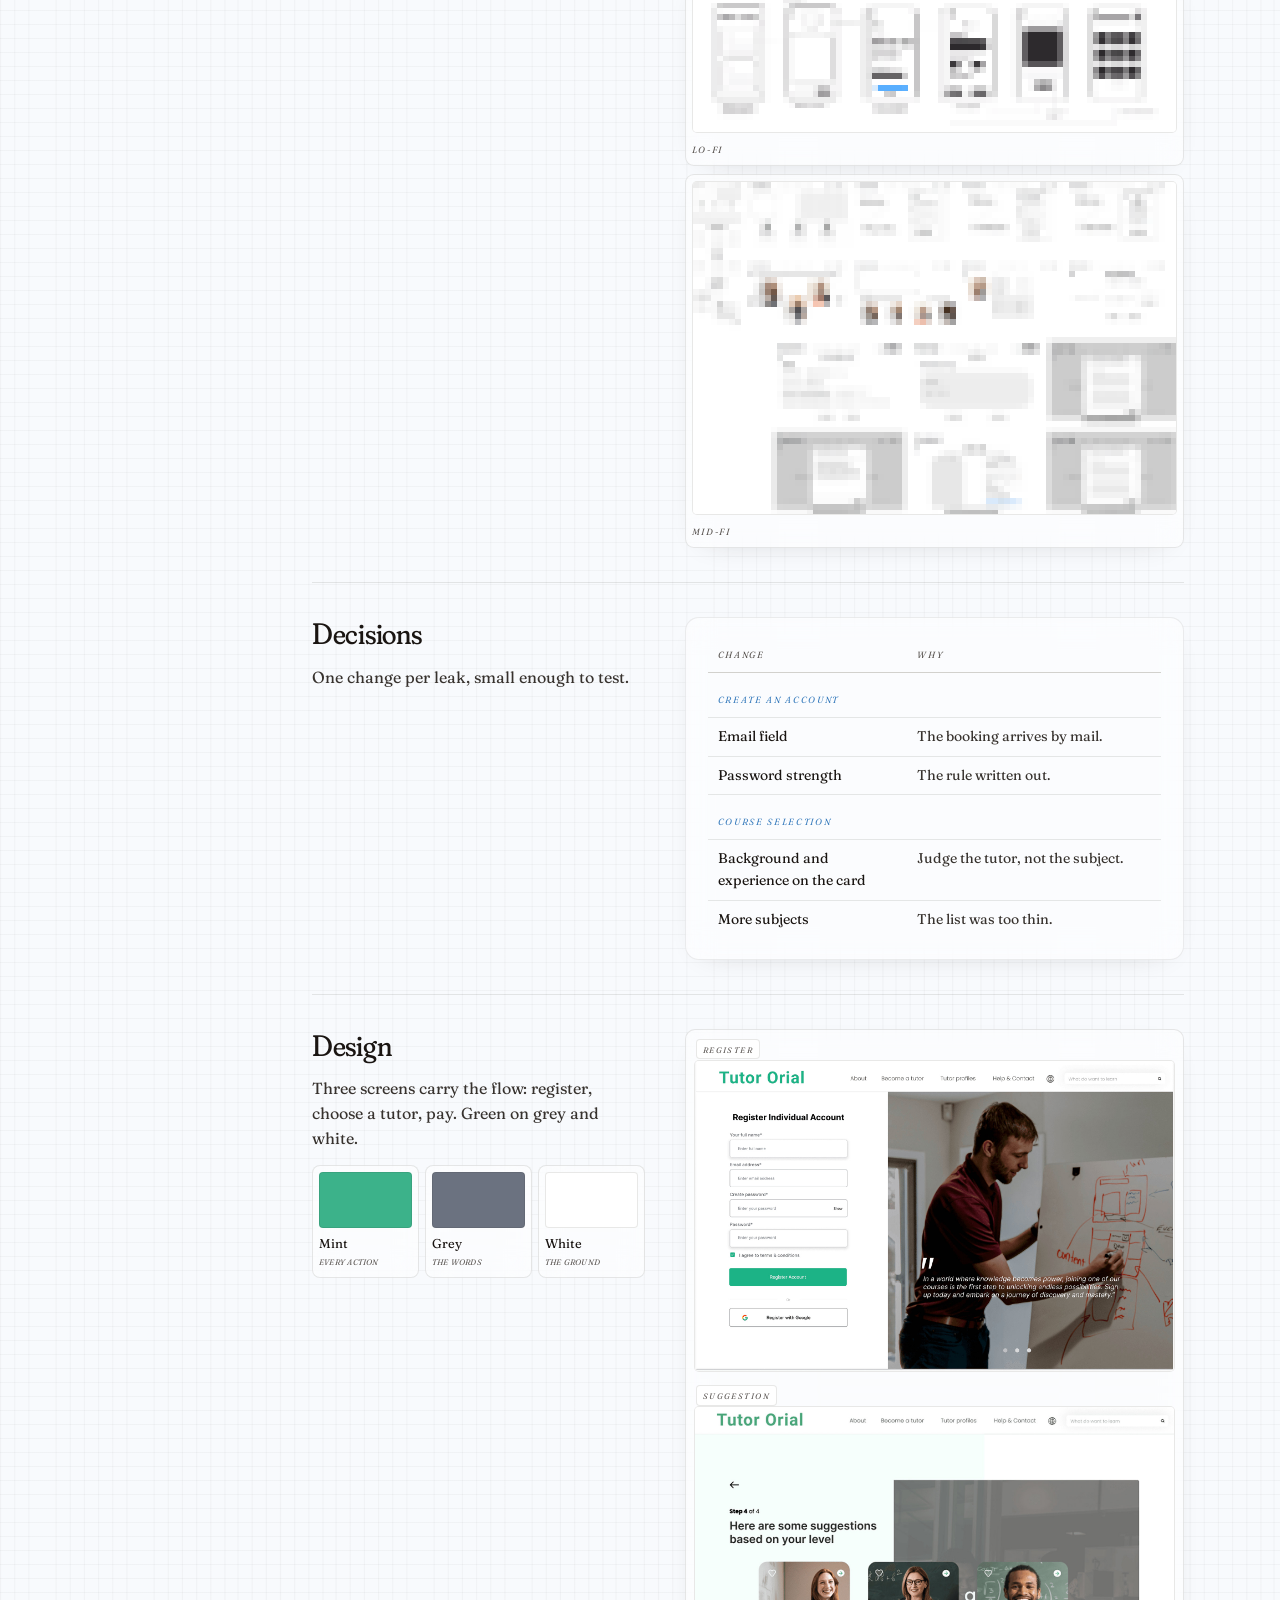
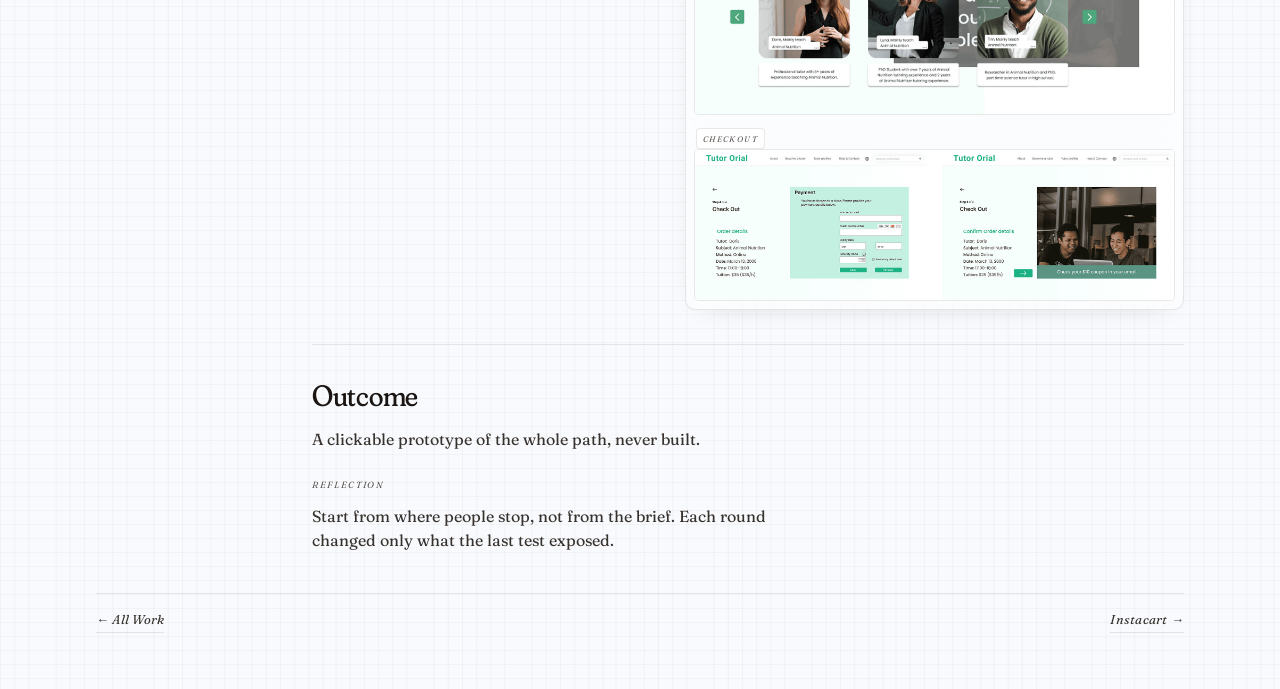
<file: work/tutor-oriel/index.html>
<!doctype html>
<html lang="en">
<head>
<meta charset="utf-8">
<meta name="viewport" content="width=device-width, initial-scale=1, viewport-fit=cover">
<title>Tutor Oriel · Xinyi Zhang</title>
<meta name="description" content="Tutor Oriel — a tutoring platform's sign-up and course selection, redrawn after interviews and a usability test.">
<meta property="og:title" content="Tutor Oriel · Xinyi Zhang">
<meta property="og:description" content="A tutoring platform's sign-up and course selection, redrawn after interviews and a usability test.">
<meta property="og:image" content="https://whereisxinyi.github.io/assets/tutor-oriel/cover.png">
<meta property="og:type" content="article">
<meta property="og:url" content="https://whereisxinyi.github.io/work/tutor-oriel/">
<meta name="twitter:card" content="summary_large_image">
<meta name="twitter:image" content="https://whereisxinyi.github.io/assets/tutor-oriel/cover.png">
<link rel="icon" href="data:image/svg+xml,<svg xmlns='http://www.w3.org/2000/svg' viewBox='0 0 64 64'><rect x='1.5' y='1.5' width='61' height='61' rx='14' fill='%23ffffff' stroke='%23dcdad6' stroke-width='2'/><text x='32' y='46' text-anchor='middle' font-family='Fraunces,Georgia,serif' font-size='44' font-weight='600' fill='%23241f1c'>;</text></svg>">
<link rel="preconnect" href="https://fonts.googleapis.com">
<link rel="preconnect" href="https://fonts.gstatic.com" crossorigin>
<link href="https://fonts.googleapis.com/css2?family=Fraunces:ital,opsz,wght,SOFT,WONK@0,9..144,300..600,0..100,0..1;1,9..144,300..600,0..100,0..1&display=swap" rel="stylesheet">
<link rel="stylesheet" href="../../tokens.css?v=20260903k">
<style>
*, *::before, *::after { box-sizing: border-box; margin: 0; padding: 0; }
/* the site pointer: a 22x22 pixel arrow, ink on a 1 px near-white outline */
@media (hover: hover) and (pointer: fine) {
  html { cursor: url("data:image/svg+xml,%3Csvg xmlns='http://www.w3.org/2000/svg' width='22' height='22' viewBox='0 0 22 22' shape-rendering='crispEdges'%3E%3Cpath d='M1 1H3V3H5V5H7V7H9V9H11V11H13V13H15V15H11V21H7V17H5V19H1Z' fill='%23241f1c' stroke='%23f7f8fa' stroke-width='2' paint-order='stroke'/%3E%3C/svg%3E") 1 1, auto; }
  a, button, [role="button"] {
    cursor: url("data:image/svg+xml,%3Csvg xmlns='http://www.w3.org/2000/svg' width='22' height='22' viewBox='0 0 22 22' shape-rendering='crispEdges'%3E%3Cpath d='M1 1H3V3H5V5H7V7H9V9H11V11H13V13H15V15H11V21H7V17H5V19H1Z' fill='%23241f1c' stroke='%23f7f8fa' stroke-width='2' paint-order='stroke'/%3E%3Crect x='1' y='3' width='4' height='4' fill='%2387c6f2'/%3E%3C/svg%3E") 1 1, pointer;
  }
}

/* ---- pixel glass: the site's one material, copied from styles.css ---- */
:root {
  --hero-ground: oklch(98.5% 0.004 240);
  --hero-glass:  rgba(255, 255, 255, 0.55);
  --hero-blur:   blur(14px) saturate(130%);
  --hero-hair:   rgba(36, 31, 28, 0.08);
  --hero-shadow: 0 8px 30px -22px rgba(36, 31, 28, 0.3);
  --hero-grid:   rgba(36, 31, 28, 0.035);
  --card-glass:  rgba(255, 255, 255, 0.5);
  --card-blur:   blur(12px) saturate(120%);
  --card-hair:   rgba(36, 31, 28, 0.10);
  --bar-h:       56px;

  --color-accent: oklch(20% 0.010 60);
  --color-focus:  oklch(20% 0.010 60);
  --orchid:       oklch(58% 0.12 250);
  --faint:        rgba(36, 31, 28, 0.42);
  --tap: 0px;
}
@media (hover: none), (pointer: coarse) { :root { --tap: 44px; } }

html { overflow-x: clip; background: var(--hero-ground); }
body {
  overflow-x: clip;
  min-height: 100dvh;
  background-color: var(--hero-ground);
  background-image:
    repeating-linear-gradient(90deg, var(--hero-grid) 0 1px, transparent 1px 14px),
    repeating-linear-gradient(180deg, var(--hero-grid) 0 1px, transparent 1px 14px);
  color: var(--color-ink);
  font-family: var(--font-body);
  font-weight: 400;
  font-variation-settings: var(--vf-body);
  font-feature-settings: normal;
  font-size: var(--text-base);
  line-height: 1.55;
  -webkit-font-smoothing: antialiased;
}
::selection { background: var(--color-accent); color: #fff; }
a:focus-visible, button:focus-visible { outline: 2px solid var(--color-focus); outline-offset: 3px; border-radius: var(--radius-sm); }

/* the label voice: small italic Fraunces, small caps */
.lab {
  font-family: var(--font-mono);
  font-style: italic;
  font-weight: 400;
  font-variation-settings: var(--vf-label);
  font-feature-settings: normal;
  font-size: var(--text-xs);
  letter-spacing: 0.13em;
  font-variant-caps: all-small-caps;
  color: var(--color-muted);
}
.disp {
  font-family: var(--font-display);
  font-weight: var(--wght-display);
  font-variation-settings: var(--vf-display);
  font-feature-settings: var(--ff-display);
  letter-spacing: var(--track-display);
}

/* the top bar: full-width glass, ; + Xinyi Zhang on the left, links on the right */
.topbar {
  position: fixed;
  inset: 0 0 auto 0;
  z-index: 60;
  height: var(--bar-h);
  display: flex;
  align-items: center;
  justify-content: space-between;
  gap: var(--space-md);
  padding-inline: max(var(--space-md), env(safe-area-inset-left)) max(var(--space-md), env(safe-area-inset-right));
  background: rgba(255, 255, 255, 0.55);
  -webkit-backdrop-filter: var(--hero-blur);
  backdrop-filter: var(--hero-blur);
  border-bottom: 1px solid var(--hero-hair);
}
.topbar__brand { display: inline-flex; align-items: center; gap: var(--space-xs); min-width: 0; color: var(--color-ink); text-decoration: none; }
.topbar__tile {
  flex: none;
  display: grid;
  place-items: center;
  width: 28px; height: 28px;
  border-radius: 7px;
  background: #fff;
  border: 1px solid var(--card-hair);
  box-shadow: 0 1px 2px rgba(36, 31, 28, 0.08);
  font-family: var(--font-display);
  font-weight: 600;
  font-variation-settings: var(--vf-display);
  font-feature-settings: var(--ff-display);
  font-size: 18px;
  line-height: 1;
  padding-block-end: 5px;
}
.topbar__name { font-family: var(--font-body); font-variation-settings: var(--vf-body); font-feature-settings: normal; font-weight: 500; font-size: 15px; letter-spacing: -0.005em; white-space: nowrap; }
.topbar__nav { display: flex; align-items: center; gap: var(--space-2xs); }
.topbar__link {
  display: inline-flex;
  align-items: center;
  justify-content: center;
  min-height: max(var(--tap), 32px);
  padding-inline: var(--space-sm);
  border-radius: 999px;
  font-family: var(--font-mono);
  font-style: italic;
  font-weight: 400;
  font-variation-settings: var(--vf-label);
  font-feature-settings: normal;
  font-size: 13px;
  letter-spacing: 0.04em;
  line-height: 1.6;
  color: var(--color-muted);
  text-decoration: none;
  transition: color var(--dur-short) var(--ease-out);
}
.topbar__link:hover { color: var(--color-ink); }

/* ---- the case ---- */
.case {
  width: 100%;
  max-width: 1184px;
  margin-inline: auto;
  padding: calc(var(--bar-h) + 28px) max(20px, env(safe-area-inset-left)) 56px;
  display: flex;
  flex-direction: column;
  gap: 40px;
}
@media (min-width: 900px) { .case { padding-inline: 48px; } }

/* ---- hero ---- */
.hero { display: grid; gap: 18px; }
.hero__top { display: flex; flex-wrap: wrap; align-items: flex-end; justify-content: space-between; gap: 10px 28px; }
.hero__top .facts { margin-top: 0; }
/* the stage: the film, as wide as the case, as tall as the screen allows */
.stage { padding: 8px; }
.stage .rvm { border: 1px solid var(--card-hair); border-radius: 6px; overflow: hidden; background: #fff; }
.stage video { display: block; width: 100%; height: auto; max-height: 78vh; object-fit: cover; border: 0; border-radius: 0; }
.hero h1 {
  font-family: var(--font-display);
  font-weight: var(--wght-display);
  font-variation-settings: var(--vf-display);
  font-feature-settings: var(--ff-display);
  font-size: clamp(2.6rem, 7vw, 4rem);
  line-height: 1.06;
  letter-spacing: var(--track-display);
}
.hero__lead { margin-top: 8px; color: var(--color-ink-2); max-width: 40ch; font-size: 1.05rem; }
.facts { list-style: none; display: flex; flex-wrap: wrap; gap: 6px; margin-top: 20px; }
.fact {
  padding: 6px 10px;
  background: var(--card-glass);
  -webkit-backdrop-filter: var(--card-blur);
  backdrop-filter: var(--card-blur);
  border: 1px solid var(--card-hair);
  border-radius: 7px;
  font-family: var(--font-mono);
  font-style: italic;
  font-variation-settings: var(--vf-label);
  font-size: 0.76rem;
  letter-spacing: 0.02em;
  color: var(--color-ink-2);
  white-space: nowrap;
}
.fact b { font-weight: 400; font-variant-caps: all-small-caps; letter-spacing: 0.1em; color: var(--color-muted); }

/* ---- body: rail + chapters ---- */
.body { display: grid; gap: 28px; }
.body > * { min-width: 0; }
.rail__list { max-width: 100%; }
@media (min-width: 900px) { .body { grid-template-columns: 168px minmax(0, 1fr); gap: 48px; align-items: start; } }
.rail__list { list-style: none; display: flex; gap: 4px; overflow-x: auto; scrollbar-width: none; -webkit-overflow-scrolling: touch; padding-bottom: 2px; }
.rail__list::-webkit-scrollbar { display: none; }
.rail__link {
  display: inline-flex;
  align-items: baseline;
  gap: 7px;
  white-space: nowrap;
  padding: 7px 10px;
  border-radius: 7px;
  text-decoration: none;
  color: var(--color-muted);
  font-family: var(--font-mono);
  font-style: italic;
  font-variation-settings: var(--vf-label);
  font-size: 0.82rem;
  letter-spacing: 0.02em;
  border: 1px solid transparent;
  transition: color var(--dur-short) var(--ease-out), border-color var(--dur-short) var(--ease-out);
}
.rail__n { font-variant-numeric: tabular-nums; font-size: 0.72rem; letter-spacing: 0.1em; color: var(--faint); }
.rail__link:hover { color: var(--color-ink); }
.rail li.is-here .rail__link { color: var(--color-ink); border-color: var(--card-hair); background: var(--card-glass); }
.rail li.is-here .rail__n { color: var(--orchid); }
@media (min-width: 900px) {
  .rail { position: sticky; top: calc(var(--bar-h) + 16px); align-self: start; }
  .rail__list { flex-direction: column; gap: 2px; overflow: visible; }
  .rail__link { padding: 6px 8px; }
}

/* ---- a chapter ---- */
.ch { display: grid; gap: 22px; scroll-margin-top: calc(var(--bar-h) + 24px); }
.ch + .ch { margin-top: 34px; border-top: 1px solid var(--card-hair); padding-top: 34px; }
@media (min-width: 900px) { .ch { grid-template-columns: minmax(0, 40fr) minmax(0, 60fr); gap: 40px; align-items: start; } }
.ch__text > h2 {
  font-family: var(--font-display);
  font-weight: var(--wght-display);
  font-variation-settings: var(--vf-display);
  font-feature-settings: var(--ff-display);
  font-size: clamp(1.45rem, 3.4vw, 1.85rem);
  line-height: 1.14;
  letter-spacing: var(--track-display);
}
.ch__text p { margin-top: 14px; color: var(--color-ink-2); max-width: 52ch; }
.ch__text p.tight { margin-top: 10px; }
.goals { list-style: none; margin-top: 10px; display: flex; flex-direction: column; gap: 5px; }
.goals li { position: relative; padding-left: 1.1em; color: var(--color-ink-2); font-size: var(--text-sm); }
.goals li::before { content: ""; position: absolute; left: 0; top: 0.62em; width: 6px; height: 6px; background: var(--orchid); }
.sub { display: block; margin-top: 22px; }
.ch__media { display: flex; flex-direction: column; gap: 16px; min-width: 0; }

/* ---- a glass frame around a piece of media ---- */
.frame {
  position: relative;
  padding: 28px 8px 8px;
  background: var(--card-glass);
  -webkit-backdrop-filter: var(--card-blur);
  backdrop-filter: var(--card-blur);
  border: 1px solid var(--card-hair);
  border-radius: 10px;
  box-shadow: var(--hero-shadow);
}
.frame > img, .frame > .rvm > img, .frame video {
  display: block;
  width: 100%;
  height: auto;
  border: 1px solid var(--card-hair);
  border-radius: 6px;
  background: #fff;
}
.frame svg.flowsvg {
  width: 100%;
  height: auto;
  border: 1px solid var(--card-hair);
  border-radius: 6px;
}
.cap {
  position: absolute;
  z-index: 2;
  top: 4px;
  left: 10px;
  padding: 0 7px;
  line-height: 1.5;
  background: rgba(255, 255, 255, 0.82);
  border: 1px solid var(--card-hair);
  border-radius: 5px;
  font-family: var(--font-mono);
  font-style: italic;
  font-variation-settings: var(--vf-label);
  font-size: 0.72rem;
  letter-spacing: 0.06em;
  font-variant-caps: all-small-caps;
  color: var(--color-muted);
  pointer-events: none;
}

/* the media inside a frame resolves out of pixel blocks when it enters view */
.frame.is-in .rvm {
  animation: pixdiss 300ms steps(1, end) 1;
  -webkit-mask-composite: source-in;
  mask-composite: intersect;
  mask-repeat: repeat;
  -webkit-mask-repeat: repeat;
}
@keyframes pixdiss {
  0%, 32% {
    -webkit-mask-image:
      repeating-linear-gradient(90deg, #000 0 14px, #0000 14px 42px),
      repeating-linear-gradient(180deg, #000 0 14px, #0000 14px 42px);
    mask-image:
      repeating-linear-gradient(90deg, #000 0 14px, #0000 14px 42px),
      repeating-linear-gradient(180deg, #000 0 14px, #0000 14px 42px);
  }
  33%, 65% {
    -webkit-mask-image:
      repeating-linear-gradient(90deg, #000 0 28px, #0000 28px 42px),
      repeating-linear-gradient(180deg, #000 0 28px, #0000 28px 42px);
    mask-image:
      repeating-linear-gradient(90deg, #000 0 28px, #0000 28px 42px),
      repeating-linear-gradient(180deg, #000 0 28px, #0000 28px 42px);
  }
  66%, 100% { -webkit-mask-image: none; mask-image: none; }
}
@media (prefers-reduced-motion: reduce) {
  .frame.is-in .rvm { animation: none; -webkit-mask-image: none; mask-image: none; }
}

/* ---- quote cards ---- */
.quotes { display: grid; gap: 8px; grid-template-columns: 1fr; }
@media (min-width: 560px) { .quotes { grid-template-columns: repeat(3, minmax(0, 1fr)); } }
.quote {
  padding: 12px 12px 10px;
  background: var(--card-glass);
  -webkit-backdrop-filter: var(--card-blur);
  backdrop-filter: var(--card-blur);
  border: 1px solid var(--card-hair);
  border-radius: 9px;
  box-shadow: var(--hero-shadow);
}
.quote p { font-size: 0.82rem; line-height: 1.45; color: var(--color-ink-2); }
.quote footer { margin-top: 8px; padding-top: 6px; border-top: 1px solid var(--card-hair); }

/* ---- process strip: two mosaic thumbs ---- */
.strip { display: grid; gap: 8px; }
.thumb {
  position: relative;
  display: block;
  width: 100%;
  padding: 6px;
  border: 1px solid var(--card-hair);
  border-radius: 9px;
  background: var(--card-glass);
  -webkit-backdrop-filter: var(--card-blur);
  backdrop-filter: var(--card-blur);
  box-shadow: var(--hero-shadow);
  font: inherit;
  color: inherit;
  overflow: hidden;
}
.thumb__box { display: block; position: relative; aspect-ratio: 16 / 10; border-radius: 5px; overflow: hidden; background: #fff; border: 1px solid var(--card-hair); }
.thumb__box canvas, .thumb__box img { position: absolute; inset: 0; width: 100%; height: 100%; display: block; }
.thumb__box img { object-fit: cover; opacity: 0; transition: opacity var(--dur-short) var(--ease-out); }
.thumb__box canvas { image-rendering: pixelated; }
.thumb:hover .thumb__box img, .thumb:focus-visible .thumb__box img { opacity: 1; }
.thumb:hover .thumb__box canvas, .thumb:focus-visible .thumb__box canvas { opacity: 0; }
.thumb__box canvas { transition: opacity var(--dur-short) var(--ease-out); }
.thumb__lab { display: block; margin-top: 6px; text-align: left; }
@media (prefers-reduced-motion: reduce) {
  .thumb__box img, .thumb__box canvas { transition: none; }
}

/* ---- decisions table ---- */
.plate {
  padding: 18px clamp(14px, 2.4vw, 22px) 20px;
  background: var(--hero-glass);
  -webkit-backdrop-filter: var(--hero-blur);
  backdrop-filter: var(--hero-blur);
  border: 1px solid var(--hero-hair);
  border-radius: 14px;
  box-shadow: var(--hero-shadow);
}
.dec { width: 100%; border-collapse: collapse; text-align: left; }
.dec th, .dec td { padding: 8px 10px; vertical-align: top; }
.dec thead th {
  font-family: var(--font-mono);
  font-style: italic;
  font-variation-settings: var(--vf-label);
  font-size: var(--text-xs);
  letter-spacing: 0.13em;
  font-variant-caps: all-small-caps;
  color: var(--color-muted);
  font-weight: 400;
  border-bottom: 1px solid var(--color-rule);
}
.dec tbody td { font-size: 0.88rem; color: var(--color-ink-2); border-bottom: 1px solid var(--card-hair); }
.dec tbody td:first-child { color: var(--color-ink); width: 44%; }
.dec .grp th {
  font-family: var(--font-mono);
  font-style: italic;
  font-variation-settings: var(--vf-label);
  font-size: var(--text-xs);
  letter-spacing: 0.13em;
  font-variant-caps: all-small-caps;
  color: var(--orchid);
  font-weight: 400;
  padding-top: 16px;
  border-bottom: 1px solid var(--card-hair);
}
.dec tbody tr:last-child td { border-bottom: 0; }

.frame--band0 { padding-top: 8px; }
.frame--band0.device { padding-top: 10px; }

/* ---- screen board ---- */
.board { display: grid; gap: 12px; }
/* the three colours as glass chips, each carrying its job */
.swatches { list-style: none; display: grid; grid-template-columns: repeat(3, minmax(0, 1fr)); gap: 6px; margin-top: 14px; max-width: 360px; }
.sw { padding: 6px; background: var(--card-glass); -webkit-backdrop-filter: var(--card-blur); backdrop-filter: var(--card-blur); border: 1px solid var(--card-hair); border-radius: 8px; }
.sw__chip { display: block; aspect-ratio: 5 / 3; border-radius: 4px; border: 1px solid var(--card-hair); }
.sw__name { display: block; margin-top: 6px; font-size: 0.8rem; color: var(--color-ink); }
.sw__job { display: block; font-size: 0.7rem; letter-spacing: 0.02em; }
.shot { position: relative; display: block; width: 100%; padding: 22px 0 0; border: 0; background: none; font: inherit; }
.shot img { display: block; width: 100%; height: auto; border: 1px solid var(--card-hair); border-radius: 5px; background: #fff; }
.shot__lab { position: absolute; top: 1px; left: 2px; padding: 1px 6px; background: rgba(255,255,255,0.82); border: 1px solid var(--card-hair); border-radius: 4px; font-size: 0.68rem; }

/* ---- the prototype, in a device-like frame ---- */
.device { padding: 28px 10px 10px; border-radius: 8px; }
.device .rvm { border: 1px solid var(--card-hair); border-radius: 8px; overflow: hidden; aspect-ratio: 16 / 10; background: #fff; }
.device video { width: 100%; height: 100%; object-fit: cover; border: 0; border-radius: 0; }
.vidcap { margin-top: 8px; display: block; }

/* ---- brand cell ---- */
.brand { max-width: 300px; margin-top: 20px; }
.brand img { max-width: 100%; }

/* ---- outcome ---- */
.ch--flat { display: block; }
.ch--flat .ch__text { max-width: 62ch; }

.foot {
  display: flex;
  flex-wrap: wrap;
  align-items: center;
  justify-content: space-between;
  gap: var(--space-sm);
  border-top: 1px solid var(--card-hair);
  padding-top: var(--space-md);
  font-family: var(--font-mono);
  font-style: italic;
  font-variation-settings: var(--vf-label);
  font-size: var(--text-xs);
  color: var(--color-muted);
  letter-spacing: 0.02em;
}
.foot a { color: var(--color-ink-2); text-decoration: none; border-bottom: 1px solid var(--card-hair); padding-bottom: 2px; }
.foot a:hover { color: var(--color-ink); border-color: var(--color-ink); }

/* ---- lightbox ---- */
.lb {
  position: fixed;
  inset: 0;
  z-index: 90;
  display: grid;
  place-items: center;
  padding: max(24px, 4vh) 16px;
  background: rgba(247, 248, 250, 0.86);
  -webkit-backdrop-filter: blur(10px);
  backdrop-filter: blur(10px);
}
.lb[hidden] { display: none; }
.lb__img { max-width: min(1100px, 100%); max-height: 88vh; width: auto; height: auto; border: 1px solid var(--card-hair); border-radius: 8px; background: #fff; box-shadow: 0 20px 60px -30px rgba(36,31,28,0.5); }
.lb__x {
  position: absolute;
  top: 14px; right: 14px;
  width: 34px; height: 34px;
  display: grid; place-items: center;
  border: 1px solid var(--card-hair);
  border-radius: 8px;
  background: rgba(255,255,255,0.8);
  color: var(--color-ink);
  font-family: var(--font-mono);
  font-size: 16px;
  line-height: 1;
}

/* ---- the flow, drawn as vectors: glass tiles, ink hairlines, pixel arrowheads ---- */
.frame svg.flowsvg { background: var(--hero-ground); }
.frame svg.flow-wide { display: block; }
.frame svg.flow-narrow { display: none; }
@media (max-width: 559px) {
  .frame svg.flow-wide { display: none; }
  .frame svg.flow-narrow { display: block; }
}
.flowsvg .nlab, .flowsvg text.book {
  font-family: var(--font-display);
  font-weight: 400;
  font-variation-settings: "opsz" 14, "SOFT" 30, "WONK" 0;
  font-feature-settings: normal;
  letter-spacing: -0.005em;
  fill: var(--color-ink);
}
.flowsvg .tile { fill: var(--hero-glass); stroke: rgba(36, 31, 28, 0.12); }
.flowsvg .pix  { fill: rgba(36, 31, 28, 0.12); }
.flowsvg .wire { fill: none; stroke: rgba(36, 31, 28, 0.28); }
.flowsvg .arrow { fill: rgba(36, 31, 28, 0.45); }
.flowsvg .hl   { fill: #fff; fill-opacity: 0.9; stroke: rgba(36, 31, 28, 0.35); }
.flowsvg .route { fill: none; stroke: none; }
.flowsvg .dot  { fill: var(--orchid); }
.flowsvg .book { fill: var(--orchid); }
.flow-wide .tile, .flow-wide .wire, .flow-wide .hl, .flow-wide .route { stroke-width: 1.4; }
.flow-narrow .tile, .flow-narrow .wire, .flow-narrow .hl, .flow-narrow .route { stroke-width: 1.3; }
/* reduced motion: no dot, the whole student path drawn and every node it visits lit */
.flowsvg.is-static .route { stroke: var(--orchid); stroke-opacity: 0.5; }
.flowsvg.is-static .hl { opacity: 1; }
.flowsvg.is-static .book { opacity: 1; }
.flowsvg.is-static .dot { display: none; }
</style>
<style>
/* fonts are pinned here so a cached tokens.css can never bring another family back */
:root {
  --font-display: "Fraunces", "Songti SC", Georgia, serif;
  --font-body: "Fraunces", "Songti SC", Georgia, serif;
  --font-mono: "Fraunces", "Songti SC", Georgia, serif;
}
</style>
</head>
<body>

<header class="topbar">
  <a class="topbar__brand" href="../../index.html" aria-label="Xinyi Zhang — home">
    <span class="topbar__tile" aria-hidden="true">;</span>
    <span class="topbar__name">Xinyi Zhang</span>
  </a>
  <nav class="topbar__nav" aria-label="Site">
    <a class="topbar__link" href="../../index.html#index">Work</a>
    <a class="topbar__link" href="../../lab/">Playground</a>
    <a class="topbar__link" href="../../about.html">About</a>
  </nav>
</header>

<main class="case">

  <header class="hero">
    <div class="hero__top">
      <div>
        <h1>Tutor Oriel</h1>
        <p class="hero__lead">Sign-up and course selection, redrawn so a student can judge the tutor before booking.</p>
      </div>
      <ul class="facts">
        <li class="fact"><b>Role</b> · Sole designer</li>
        <li class="fact"><b>Year</b> · 2023</li>
        <li class="fact"><b>Tools</b> · Figma</li>
      </ul>
    </div>
    <figure class="frame stage frame--band0">
      <div class="rvm">
        <video src="../../assets/tutor-oriel/prototype.mp4" poster="../../assets/tutor-oriel/prototype-poster.jpg" width="1200" height="746" autoplay muted loop playsinline preload="auto" aria-label="Screen recording of the Tutor Oriel prototype: register an account, answer four questions, read a tutor profile, check out, and reach the success screen."></video>
      </div>
    </figure>
  </header>

  <div class="body">

    <nav class="rail" aria-label="Chapters">
      <ol class="rail__list">
        <li><a class="rail__link" href="#problem"><span class="rail__n">01</span> Problem</a></li>
        <li><a class="rail__link" href="#research"><span class="rail__n">02</span> Research</a></li>
        <li><a class="rail__link" href="#decisions"><span class="rail__n">03</span> Decisions</a></li>
        <li><a class="rail__link" href="#design"><span class="rail__n">04</span> Design</a></li>
        <li><a class="rail__link" href="#outcome"><span class="rail__n">05</span> Outcome</a></li>
      </ol>
    </nav>

    <div class="chapters">

      <section class="ch" id="problem">
        <div class="ch__text">
          <h2>Problem</h2>
          <p>Create an account, answer four questions, book and pay. Sign-up lost people; course selection lost their trust.</p>
          <p>A student is buying an hour with a stranger. They need the right information at the moment they choose.</p>
          <span class="lab sub">Goals</span>
          <ul class="goals">
            <li>Fewer drop-offs, faster sign-up.</li>
            <li>A stronger, more readable brand.</li>
            <li>Functions easy to find and use.</li>
          </ul>
        </div>
        <div class="ch__media">
          <figure class="frame">
      <span class="cap">The student’s path, animated</span>
      <div class="rvm"><svg class="flowsvg flow-wide anim" viewBox="0 0 1200 640" xmlns="http://www.w3.org/2000/svg" role="img" aria-label="The student’s path through the flow, animated: create an account, yes, fill out info, front page, subjects, select a subject, tutor profile, select a tutor, booked."><defs><g id="waar"><rect x="-9" y="-4.5" width="3" height="9"/><rect x="-6" y="-3" width="3" height="6"/><rect x="-3" y="-1.5" width="3" height="3"/></g></defs><path class="wire" d="M201,320 H235 M268,287 V176 H420 M570,176 H660 V298 M334,353 V470 H690 V342 M735,320 H765 M765,60 V580 M765,60 H800 M765,190 H800 M765,320 H800 M765,450 H800 M765,580 H800 M965,190 H1000 M965,320 H1000" shape-rendering="crispEdges"/><use class="arrow" href="#waar" transform="translate(235,320) rotate(0)" shape-rendering="crispEdges"/><use class="arrow" href="#waar" transform="translate(420,176) rotate(0)" shape-rendering="crispEdges"/><use class="arrow" href="#waar" transform="translate(660,298) rotate(90)" shape-rendering="crispEdges"/><use class="arrow" href="#waar" transform="translate(690,342) rotate(-90)" shape-rendering="crispEdges"/><use class="arrow" href="#waar" transform="translate(800,60) rotate(0)" shape-rendering="crispEdges"/><use class="arrow" href="#waar" transform="translate(800,190) rotate(0)" shape-rendering="crispEdges"/><use class="arrow" href="#waar" transform="translate(800,320) rotate(0)" shape-rendering="crispEdges"/><use class="arrow" href="#waar" transform="translate(800,450) rotate(0)" shape-rendering="crispEdges"/><use class="arrow" href="#waar" transform="translate(800,580) rotate(0)" shape-rendering="crispEdges"/><use class="arrow" href="#waar" transform="translate(1000,190) rotate(0)" shape-rendering="crispEdges"/><use class="arrow" href="#waar" transform="translate(1000,320) rotate(0)" shape-rendering="crispEdges"/><path class="route" d="M28,320 H268 V176 H672 V320 H1082 V380 H780 V190 H1082" shape-rendering="crispEdges"/><g class="node"><rect class="tile" x="16" y="298" width="185" height="44" rx="6"/><rect class="hl" data-node="create an account" x="16" y="298" width="185" height="44" rx="6" opacity="0"><animate attributeName="opacity" dur="14.6s" repeatCount="indefinite" calcMode="linear" values="1;1;0;0" keyTimes="0.0000;0.0445;0.0616;1.0000"/></rect><rect class="pix" x="19" y="301" width="4" height="4" shape-rendering="crispEdges"/><rect class="pix" x="194" y="301" width="4" height="4" shape-rendering="crispEdges"/><rect class="pix" x="19" y="335" width="4" height="4" shape-rendering="crispEdges"/><rect class="pix" x="194" y="335" width="4" height="4" shape-rendering="crispEdges"/></g><g class="node"><rect class="tile" x="420" y="154" width="150" height="44" rx="6"/><rect class="hl" data-node="fill out info" x="420" y="154" width="150" height="44" rx="6" opacity="0"><animate attributeName="opacity" dur="14.6s" repeatCount="indefinite" calcMode="linear" values="0;0;1;1;0;0" keyTimes="0.0000;0.2554;0.2636;0.2999;0.3170;1.0000"/></rect><rect class="pix" x="423" y="157" width="4" height="4" shape-rendering="crispEdges"/><rect class="pix" x="563" y="157" width="4" height="4" shape-rendering="crispEdges"/><rect class="pix" x="423" y="191" width="4" height="4" shape-rendering="crispEdges"/><rect class="pix" x="563" y="191" width="4" height="4" shape-rendering="crispEdges"/></g><g class="node"><rect class="tile" x="610" y="298" width="125" height="44" rx="6"/><rect class="hl" data-node="front page" x="610" y="298" width="125" height="44" rx="6" opacity="0"><animate attributeName="opacity" dur="14.6s" repeatCount="indefinite" calcMode="linear" values="0;0;1;1;0;0" keyTimes="0.0000;0.3895;0.3977;0.4340;0.4512;1.0000"/></rect><rect class="pix" x="613" y="301" width="4" height="4" shape-rendering="crispEdges"/><rect class="pix" x="728" y="301" width="4" height="4" shape-rendering="crispEdges"/><rect class="pix" x="613" y="335" width="4" height="4" shape-rendering="crispEdges"/><rect class="pix" x="728" y="335" width="4" height="4" shape-rendering="crispEdges"/></g><g class="node"><rect class="tile" x="800" y="38" width="165" height="44" rx="6"/><rect class="pix" x="803" y="41" width="4" height="4" shape-rendering="crispEdges"/><rect class="pix" x="958" y="41" width="4" height="4" shape-rendering="crispEdges"/><rect class="pix" x="803" y="75" width="4" height="4" shape-rendering="crispEdges"/><rect class="pix" x="958" y="75" width="4" height="4" shape-rendering="crispEdges"/></g><g class="node"><rect class="tile" x="800" y="168" width="165" height="44" rx="6"/><rect class="hl" data-node="tutor profile" x="800" y="168" width="165" height="44" rx="6" opacity="0"><animate attributeName="opacity" dur="14.6s" repeatCount="indefinite" calcMode="linear" values="0;0;1;1;0;0" keyTimes="0.0000;0.8342;0.8424;0.8787;0.8959;1.0000"/></rect><rect class="pix" x="803" y="171" width="4" height="4" shape-rendering="crispEdges"/><rect class="pix" x="958" y="171" width="4" height="4" shape-rendering="crispEdges"/><rect class="pix" x="803" y="205" width="4" height="4" shape-rendering="crispEdges"/><rect class="pix" x="958" y="205" width="4" height="4" shape-rendering="crispEdges"/></g><g class="node"><rect class="tile" x="800" y="298" width="165" height="44" rx="6"/><rect class="hl" data-node="subjects" x="800" y="298" width="165" height="44" rx="6" opacity="0"><animate attributeName="opacity" dur="14.6s" repeatCount="indefinite" calcMode="linear" values="0;0;1;1;0;0" keyTimes="0.0000;0.4773;0.4855;0.5218;0.5389;1.0000"/></rect><rect class="pix" x="803" y="301" width="4" height="4" shape-rendering="crispEdges"/><rect class="pix" x="958" y="301" width="4" height="4" shape-rendering="crispEdges"/><rect class="pix" x="803" y="335" width="4" height="4" shape-rendering="crispEdges"/><rect class="pix" x="958" y="335" width="4" height="4" shape-rendering="crispEdges"/></g><g class="node"><rect class="tile" x="800" y="428" width="165" height="44" rx="6"/><rect class="pix" x="803" y="431" width="4" height="4" shape-rendering="crispEdges"/><rect class="pix" x="958" y="431" width="4" height="4" shape-rendering="crispEdges"/><rect class="pix" x="803" y="465" width="4" height="4" shape-rendering="crispEdges"/><rect class="pix" x="958" y="465" width="4" height="4" shape-rendering="crispEdges"/></g><g class="node"><rect class="tile" x="800" y="558" width="165" height="44" rx="6"/><rect class="pix" x="803" y="561" width="4" height="4" shape-rendering="crispEdges"/><rect class="pix" x="958" y="561" width="4" height="4" shape-rendering="crispEdges"/><rect class="pix" x="803" y="595" width="4" height="4" shape-rendering="crispEdges"/><rect class="pix" x="958" y="595" width="4" height="4" shape-rendering="crispEdges"/></g><g class="node"><rect class="tile" x="1000" y="168" width="165" height="44" rx="6"/><rect class="hl" data-node="select a tutor" x="1000" y="168" width="165" height="44" rx="6" opacity="0"><animate attributeName="opacity" dur="14.6s" repeatCount="indefinite" calcMode="linear" values="0;0;1;1;0;0" keyTimes="0.0000;0.9178;0.9260;0.9623;0.9795;1.0000"/></rect><rect class="pix" x="1003" y="171" width="4" height="4" shape-rendering="crispEdges"/><rect class="pix" x="1158" y="171" width="4" height="4" shape-rendering="crispEdges"/><rect class="pix" x="1003" y="205" width="4" height="4" shape-rendering="crispEdges"/><rect class="pix" x="1158" y="205" width="4" height="4" shape-rendering="crispEdges"/></g><g class="node"><rect class="tile" x="1000" y="298" width="165" height="44" rx="6"/><rect class="hl" data-node="select a subject" x="1000" y="298" width="165" height="44" rx="6" opacity="0"><animate attributeName="opacity" dur="14.6s" repeatCount="indefinite" calcMode="linear" values="0;0;1;1;0;0" keyTimes="0.0000;0.5609;0.5691;0.6054;0.6225;1.0000"/></rect><rect class="pix" x="1003" y="301" width="4" height="4" shape-rendering="crispEdges"/><rect class="pix" x="1158" y="301" width="4" height="4" shape-rendering="crispEdges"/><rect class="pix" x="1003" y="335" width="4" height="4" shape-rendering="crispEdges"/><rect class="pix" x="1158" y="335" width="4" height="4" shape-rendering="crispEdges"/></g><g class="node"><rect class="tile" x="244.5" y="296.5" width="47" height="47" rx="6" transform="rotate(45 268 320)"/><rect class="hl" data-node="Yes" x="244.5" y="296.5" width="47" height="47" rx="6" transform="rotate(45 268 320)" opacity="0"><animate attributeName="opacity" dur="14.6s" repeatCount="indefinite" calcMode="linear" values="0;0;1;1;0;0" keyTimes="0.0000;0.1003;0.1085;0.1448;0.1620;1.0000"/></rect></g><g class="node"><rect class="tile" x="310.5" y="296.5" width="47" height="47" rx="6" transform="rotate(45 334 320)"/></g><rect class="dot" x="-4" y="-4" width="8" height="8" shape-rendering="crispEdges"><animateMotion dur="14.6s" repeatCount="indefinite" calcMode="linear" keyPoints="0;1;1" keyTimes="0;0.9178;1" path="M28,320 H268 V176 H672 V320 H1082 V380 H780 V190 H1082"/></rect><g class="labels"><text class="nlab" x="108.5" y="320" font-size="18" text-anchor="middle" dominant-baseline="middle">create an account</text><text class="nlab" x="495" y="176" font-size="18" text-anchor="middle" dominant-baseline="middle">fill out info</text><text class="nlab" x="672.5" y="320" font-size="18" text-anchor="middle" dominant-baseline="middle">front page</text><text class="nlab" x="882.5" y="60" font-size="18" text-anchor="middle" dominant-baseline="middle">become a tutor</text><text class="nlab" x="882.5" y="190" font-size="18" text-anchor="middle" dominant-baseline="middle">tutor profile</text><text class="nlab" x="882.5" y="320" font-size="18" text-anchor="middle" dominant-baseline="middle">subjects</text><text class="nlab" x="882.5" y="450" font-size="18" text-anchor="middle" dominant-baseline="middle">help &amp; service</text><text class="nlab" x="882.5" y="580" font-size="18" text-anchor="middle" dominant-baseline="middle">search</text><text class="nlab" x="1082.5" y="190" font-size="18" text-anchor="middle" dominant-baseline="middle">select a tutor</text><text class="nlab" x="1082.5" y="320" font-size="18" text-anchor="middle" dominant-baseline="middle">select a subject</text><text class="nlab" x="268" y="320" font-size="18" text-anchor="middle" dominant-baseline="middle">Yes</text><text class="nlab" x="334" y="320" font-size="18" text-anchor="middle" dominant-baseline="middle">No</text></g><g class="book" opacity="0" shape-rendering="crispEdges"><rect x="1004" y="242" width="5" height="5"/><rect x="1009" y="247" width="5" height="5"/><rect x="1014" y="252" width="5" height="5"/><rect x="1019" y="247" width="5" height="5"/><rect x="1024" y="242" width="5" height="5"/><rect x="1029" y="237" width="5" height="5"/><rect x="1034" y="232" width="5" height="5"/><text class="book" x="1047" y="244.5" font-size="18" dominant-baseline="middle">booked</text><animate attributeName="opacity" dur="14.6s" repeatCount="indefinite" calcMode="linear" values="0;0;1;1;0" keyTimes="0;0.9178;0.9278;0.995;1"/></g></svg><svg class="flowsvg flow-narrow anim" viewBox="0 0 440 1240" xmlns="http://www.w3.org/2000/svg" role="img" aria-label="The student’s path through the flow, animated: create an account, yes, fill out info, front page, subjects, select a subject, tutor profile, select a tutor, booked."><defs><g id="naar"><rect x="-9" y="-4.5" width="3" height="9"/><rect x="-6" y="-3" width="3" height="6"/><rect x="-3" y="-1.5" width="3" height="3"/></g></defs><path class="wire" d="M220,70 V131 M152,165 H100 V240 M100,280 V350 H220 V380 M288,165 H380 V400 H302 M220,420 V470 H60 M60,470 V1180 M60,530 H150 M60,650 H150 M60,860 H150 M60,1070 H150 M60,1180 H150 M275,670 V718 M275,880 V928" shape-rendering="crispEdges"/><use class="arrow" href="#naar" transform="translate(220,131) rotate(90)" shape-rendering="crispEdges"/><use class="arrow" href="#naar" transform="translate(100,240) rotate(90)" shape-rendering="crispEdges"/><use class="arrow" href="#naar" transform="translate(220,380) rotate(90)" shape-rendering="crispEdges"/><use class="arrow" href="#naar" transform="translate(302,400) rotate(180)" shape-rendering="crispEdges"/><use class="arrow" href="#naar" transform="translate(150,530) rotate(0)" shape-rendering="crispEdges"/><use class="arrow" href="#naar" transform="translate(150,650) rotate(0)" shape-rendering="crispEdges"/><use class="arrow" href="#naar" transform="translate(150,860) rotate(0)" shape-rendering="crispEdges"/><use class="arrow" href="#naar" transform="translate(150,1070) rotate(0)" shape-rendering="crispEdges"/><use class="arrow" href="#naar" transform="translate(150,1180) rotate(0)" shape-rendering="crispEdges"/><use class="arrow" href="#naar" transform="translate(275,718) rotate(90)" shape-rendering="crispEdges"/><use class="arrow" href="#naar" transform="translate(275,928) rotate(90)" shape-rendering="crispEdges"/><path class="route" d="M220,34 V165 H100 V350 H220 V470 H60 V860 H275 V995 H410 V650 H275 V740" shape-rendering="crispEdges"/><g class="node"><rect class="tile" x="120" y="30" width="200" height="40" rx="6"/><rect class="hl" data-node="create an account" x="120" y="30" width="200" height="40" rx="6" opacity="0"><animate attributeName="opacity" dur="16s" repeatCount="indefinite" calcMode="linear" values="1;1;0;0" keyTimes="0.0000;0.0406;0.0563;1.0000"/></rect><rect class="pix" x="123" y="33" width="4" height="4" shape-rendering="crispEdges"/><rect class="pix" x="313" y="33" width="4" height="4" shape-rendering="crispEdges"/><rect class="pix" x="123" y="63" width="4" height="4" shape-rendering="crispEdges"/><rect class="pix" x="313" y="63" width="4" height="4" shape-rendering="crispEdges"/></g><g class="node"><rect class="tile" x="20" y="240" width="160" height="40" rx="6"/><rect class="hl" data-node="fill out info" x="20" y="240" width="160" height="40" rx="6" opacity="0"><animate attributeName="opacity" dur="16s" repeatCount="indefinite" calcMode="linear" values="0;0;1;1;0;0" keyTimes="0.0000;0.1403;0.1478;0.1809;0.1966;1.0000"/></rect><rect class="pix" x="23" y="243" width="4" height="4" shape-rendering="crispEdges"/><rect class="pix" x="173" y="243" width="4" height="4" shape-rendering="crispEdges"/><rect class="pix" x="23" y="273" width="4" height="4" shape-rendering="crispEdges"/><rect class="pix" x="173" y="273" width="4" height="4" shape-rendering="crispEdges"/></g><g class="node"><rect class="tile" x="140" y="380" width="160" height="40" rx="6"/><rect class="hl" data-node="front page" x="140" y="380" width="160" height="40" rx="6" opacity="0"><animate attributeName="opacity" dur="16s" repeatCount="indefinite" calcMode="linear" values="0;0;1;1;0;0" keyTimes="0.0000;0.2457;0.2532;0.2864;0.3020;1.0000"/></rect><rect class="pix" x="143" y="383" width="4" height="4" shape-rendering="crispEdges"/><rect class="pix" x="293" y="383" width="4" height="4" shape-rendering="crispEdges"/><rect class="pix" x="143" y="413" width="4" height="4" shape-rendering="crispEdges"/><rect class="pix" x="293" y="413" width="4" height="4" shape-rendering="crispEdges"/></g><g class="node"><rect class="tile" x="150" y="510" width="250" height="40" rx="6"/><rect class="pix" x="153" y="513" width="4" height="4" shape-rendering="crispEdges"/><rect class="pix" x="393" y="513" width="4" height="4" shape-rendering="crispEdges"/><rect class="pix" x="153" y="543" width="4" height="4" shape-rendering="crispEdges"/><rect class="pix" x="393" y="543" width="4" height="4" shape-rendering="crispEdges"/></g><g class="node"><rect class="tile" x="150" y="630" width="250" height="40" rx="6"/><rect class="hl" data-node="tutor profile" x="150" y="630" width="250" height="40" rx="6" opacity="0"><animate attributeName="opacity" dur="16s" repeatCount="indefinite" calcMode="linear" values="0;0;1;1;0;0" keyTimes="0.0000;0.8885;0.8960;0.9291;0.9448;1.0000"/></rect><rect class="pix" x="153" y="633" width="4" height="4" shape-rendering="crispEdges"/><rect class="pix" x="393" y="633" width="4" height="4" shape-rendering="crispEdges"/><rect class="pix" x="153" y="663" width="4" height="4" shape-rendering="crispEdges"/><rect class="pix" x="393" y="663" width="4" height="4" shape-rendering="crispEdges"/></g><g class="node"><rect class="tile" x="175" y="720" width="200" height="40" rx="6"/><rect class="hl" data-node="select a tutor" x="175" y="720" width="200" height="40" rx="6" opacity="0"><animate attributeName="opacity" dur="16s" repeatCount="indefinite" calcMode="linear" values="0;0;1;1;0;0" keyTimes="0.0000;0.9250;0.9325;0.9656;0.9813;1.0000"/></rect><rect class="pix" x="178" y="723" width="4" height="4" shape-rendering="crispEdges"/><rect class="pix" x="368" y="723" width="4" height="4" shape-rendering="crispEdges"/><rect class="pix" x="178" y="753" width="4" height="4" shape-rendering="crispEdges"/><rect class="pix" x="368" y="753" width="4" height="4" shape-rendering="crispEdges"/></g><g class="node"><rect class="tile" x="150" y="840" width="250" height="40" rx="6"/><rect class="hl" data-node="subjects" x="150" y="840" width="250" height="40" rx="6" opacity="0"><animate attributeName="opacity" dur="16s" repeatCount="indefinite" calcMode="linear" values="0;0;1;1;0;0" keyTimes="0.0000;0.5844;0.5919;0.6250;0.6406;1.0000"/></rect><rect class="pix" x="153" y="843" width="4" height="4" shape-rendering="crispEdges"/><rect class="pix" x="393" y="843" width="4" height="4" shape-rendering="crispEdges"/><rect class="pix" x="153" y="873" width="4" height="4" shape-rendering="crispEdges"/><rect class="pix" x="393" y="873" width="4" height="4" shape-rendering="crispEdges"/></g><g class="node"><rect class="tile" x="175" y="930" width="200" height="40" rx="6"/><rect class="hl" data-node="select a subject" x="175" y="930" width="200" height="40" rx="6" opacity="0"><animate attributeName="opacity" dur="16s" repeatCount="indefinite" calcMode="linear" values="0;0;1;1;0;0" keyTimes="0.0000;0.6209;0.6284;0.6615;0.6771;1.0000"/></rect><rect class="pix" x="178" y="933" width="4" height="4" shape-rendering="crispEdges"/><rect class="pix" x="368" y="933" width="4" height="4" shape-rendering="crispEdges"/><rect class="pix" x="178" y="963" width="4" height="4" shape-rendering="crispEdges"/><rect class="pix" x="368" y="963" width="4" height="4" shape-rendering="crispEdges"/></g><g class="node"><rect class="tile" x="150" y="1050" width="250" height="40" rx="6"/><rect class="pix" x="153" y="1053" width="4" height="4" shape-rendering="crispEdges"/><rect class="pix" x="393" y="1053" width="4" height="4" shape-rendering="crispEdges"/><rect class="pix" x="153" y="1083" width="4" height="4" shape-rendering="crispEdges"/><rect class="pix" x="393" y="1083" width="4" height="4" shape-rendering="crispEdges"/></g><g class="node"><rect class="tile" x="150" y="1160" width="250" height="40" rx="6"/><rect class="pix" x="153" y="1163" width="4" height="4" shape-rendering="crispEdges"/><rect class="pix" x="393" y="1163" width="4" height="4" shape-rendering="crispEdges"/><rect class="pix" x="153" y="1193" width="4" height="4" shape-rendering="crispEdges"/><rect class="pix" x="393" y="1193" width="4" height="4" shape-rendering="crispEdges"/></g><g class="node"><rect class="tile" x="162" y="141" width="48" height="48" rx="6" transform="rotate(45 186 165)"/><rect class="hl" data-node="Yes" x="162" y="141" width="48" height="48" rx="6" transform="rotate(45 186 165)" opacity="0"><animate attributeName="opacity" dur="16s" repeatCount="indefinite" calcMode="linear" values="0;0;1;1;0;0" keyTimes="0.0000;0.0669;0.0744;0.1075;0.1232;1.0000"/></rect></g><g class="node"><rect class="tile" x="230" y="141" width="48" height="48" rx="6" transform="rotate(45 254 165)"/></g><rect class="dot" x="-4" y="-4" width="8" height="8" shape-rendering="crispEdges"><animateMotion dur="16s" repeatCount="indefinite" calcMode="linear" keyPoints="0;1;1" keyTimes="0;0.9250;1" path="M220,34 V165 H100 V350 H220 V470 H60 V860 H275 V995 H410 V650 H275 V740"/></rect><g class="labels"><text class="nlab" x="220" y="50" font-size="15" text-anchor="middle" dominant-baseline="middle">create an account</text><text class="nlab" x="100" y="260" font-size="15" text-anchor="middle" dominant-baseline="middle">fill out info</text><text class="nlab" x="220" y="400" font-size="15" text-anchor="middle" dominant-baseline="middle">front page</text><text class="nlab" x="275" y="530" font-size="15" text-anchor="middle" dominant-baseline="middle">become a tutor</text><text class="nlab" x="275" y="650" font-size="15" text-anchor="middle" dominant-baseline="middle">tutor profile</text><text class="nlab" x="275" y="740" font-size="15" text-anchor="middle" dominant-baseline="middle">select a tutor</text><text class="nlab" x="275" y="860" font-size="15" text-anchor="middle" dominant-baseline="middle">subjects</text><text class="nlab" x="275" y="950" font-size="15" text-anchor="middle" dominant-baseline="middle">select a subject</text><text class="nlab" x="275" y="1070" font-size="15" text-anchor="middle" dominant-baseline="middle">help &amp; service</text><text class="nlab" x="275" y="1180" font-size="15" text-anchor="middle" dominant-baseline="middle">search</text><text class="nlab" x="186" y="165" font-size="15" text-anchor="middle" dominant-baseline="middle">Yes</text><text class="nlab" x="254" y="165" font-size="15" text-anchor="middle" dominant-baseline="middle">No</text></g><g class="book" opacity="0" shape-rendering="crispEdges"><rect x="180" y="790" width="4" height="4"/><rect x="184" y="794" width="4" height="4"/><rect x="188" y="798" width="4" height="4"/><rect x="192" y="794" width="4" height="4"/><rect x="196" y="790" width="4" height="4"/><rect x="200" y="786" width="4" height="4"/><rect x="204" y="782" width="4" height="4"/><text class="book" x="216" y="792" font-size="15" dominant-baseline="middle">booked</text><animate attributeName="opacity" dur="16s" repeatCount="indefinite" calcMode="linear" values="0;0;1;1;0" keyTimes="0;0.9250;0.9350;0.995;1"/></g></svg></div>
    </figure>
        </div>
      </section>

      <section class="ch" id="research">
        <div class="ch__text">
          <h2>Research</h2>
          <p>Interviews, then a usability test on the mid-fi prototype: one person, one task, watching where they stopped.</p>
          <p>Every request was about the tutor, not the subject.</p>
        </div>
        <div class="ch__media">
          <div class="quotes">
        <blockquote class="quote"><p>&ldquo;Maybe you can add captions for each tutor that include name and experience?&rdquo;</p><footer class="lab">Evan</footer></blockquote>
        <blockquote class="quote"><p>&ldquo;The customer would like to know the price and rating at the beginning.&rdquo;</p><footer class="lab">ZhiZhi</footer></blockquote>
        <blockquote class="quote"><p>&ldquo;Perhaps enabling users to sort price per lesson, popularity, number of reviews and rating. Also search by tutor’s name?&rdquo;</p><footer class="lab">Befo</footer></blockquote>
          </div>
          <div class="strip">
        <button type="button" class="thumb" data-full="../../assets/tutor-oriel/02-lofi.png" data-alt="Six low-fidelity phone wireframes, annotated: select a tutor, additional information, subject and teaching method, date and location, confirmation of booking, back to course browse.">
          <span class="thumb__box" style="aspect-ratio: 1800 / 577"><canvas aria-hidden="true"></canvas><img src="../../assets/tutor-oriel/02-lofi.png" width="1800" height="577" loading="lazy" alt="Six low-fidelity phone wireframes, annotated: select a tutor, additional information, subject and teaching method, date and location, confirmation of booking, back to course browse."></span>
          <span class="thumb__lab lab">Lo-fi</span>
        </button>
        <button type="button" class="thumb" data-full="../../assets/tutor-oriel/07-midfi.jpg" data-alt="Grid of mid-fidelity screens covering the whole registration and course selection flow.">
          <span class="thumb__box" style="aspect-ratio: 1800 / 1239"><canvas aria-hidden="true"></canvas><img src="../../assets/tutor-oriel/07-midfi.jpg" width="1800" height="1239" loading="lazy" alt="Grid of mid-fidelity screens covering the whole registration and course selection flow."></span>
          <span class="thumb__lab lab">Mid-fi</span>
        </button>
          </div>
        </div>
      </section>

      <section class="ch" id="decisions">
        <div class="ch__text">
          <h2>Decisions</h2>
          <p>One change per leak, small enough to test.</p>
        </div>
        <div class="ch__media">
          <div class="plate">
            <table class="dec">
              <thead><tr><th scope="col">Change</th><th scope="col">Why</th></tr></thead>
              <tbody>
            <tr class="grp"><th colspan="2" scope="colgroup">Create an account</th></tr>
            <tr><td>Email field</td><td>The booking arrives by mail.</td></tr>
            <tr><td>Password strength</td><td>The rule written out.</td></tr>
            <tr class="grp"><th colspan="2" scope="colgroup">Course selection</th></tr>
            <tr><td>Background and experience on the card</td><td>Judge the tutor, not the subject.</td></tr>
            <tr><td>More subjects</td><td>The list was too thin.</td></tr>
              </tbody>
            </table>
          </div>
        </div>
      </section>

      <section class="ch" id="design">
        <div class="ch__text">
          <h2>Design</h2>
          <p>Three screens carry the flow: register, choose a tutor, pay. Green on grey and white.</p>
          <ul class="swatches" aria-label="Palette">
            <li class="sw"><span class="sw__chip" style="background:#3cb28a"></span><span class="sw__name">Mint</span><span class="sw__job lab">every action</span></li>
            <li class="sw"><span class="sw__chip" style="background:#6b7280"></span><span class="sw__name">Grey</span><span class="sw__job lab">the words</span></li>
            <li class="sw"><span class="sw__chip" style="background:#ffffff"></span><span class="sw__name">White</span><span class="sw__job lab">the ground</span></li>
          </ul>
        </div>
        <div class="ch__media">
          <figure class="frame frame--band0">
            <div class="rvm board">
        <button type="button" class="shot" data-full="../../assets/tutor-oriel/08-register.jpg" data-alt="Hi-fi register screen: full name, email, create and confirm password, terms checkbox, register button and a register with Google button, beside a photograph.">
          <span class="shot__lab lab">Register</span>
          <img src="../../assets/tutor-oriel/08-register.jpg" width="1728" height="1120" style="max-width:1728px" loading="lazy" alt="Hi-fi register screen: full name, email, create and confirm password, terms checkbox, register button and a register with Google button, beside a photograph.">
        </button>
        <button type="button" class="shot" data-full="../../assets/tutor-oriel/11-suggestion.jpg" data-alt="Hi-fi screen, step 4 of 4: three suggested tutors, each card carrying a name, subject, language, rate, reviews and years of experience.">
          <span class="shot__lab lab">Suggestion</span>
          <img src="../../assets/tutor-oriel/11-suggestion.jpg" width="1800" height="1154" style="max-width:1800px" loading="lazy" alt="Hi-fi screen, step 4 of 4: three suggested tutors, each card carrying a name, subject, language, rate, reviews and years of experience.">
        </button>
        <button type="button" class="shot" data-full="../../assets/tutor-oriel/12-payment.jpg" data-alt="Hi-fi checkout screens: card details on the left, order summary listing tutor, subject, method, date, time and tuition on the right.">
          <span class="shot__lab lab">Checkout</span>
          <img src="../../assets/tutor-oriel/12-payment.jpg" width="1800" height="563" style="max-width:1800px" loading="lazy" alt="Hi-fi checkout screens: card details on the left, order summary listing tutor, subject, method, date, time and tuition on the right.">
        </button>
            </div>
          </figure>
        </div>
      </section>

      <section class="ch ch--flat" id="outcome">
        <div class="ch__text">
          <h2>Outcome</h2>
          <p>A clickable prototype of the whole path, never built.</p>
          <span class="lab sub">Reflection</span>
          <p class="tight">Start from where people stop, not from the brief. Each round changed only what the last test exposed.</p>
        </div>
      </section>

    </div>
  </div>

  <div class="foot">
    <a href="../../index.html#index">&larr; All Work</a>
    <a href="../instacart/">Instacart &rarr;</a>
  </div>
</main>

<div class="lb" id="lightbox" role="dialog" aria-modal="true" aria-label="Full size screen" hidden>
  <button type="button" class="lb__x" aria-label="Close">×</button>
  <img class="lb__img" alt="">
</div>

<script>
/* the animated student's path: paused until it is on screen; frozen and fully
   lit under reduced motion */
(function () {
  try {
    var svgs = Array.prototype.slice.call(document.querySelectorAll('svg.anim'));
    if (!svgs.length) return;
    var reduce = window.matchMedia && window.matchMedia('(prefers-reduced-motion: reduce)').matches;
    if (reduce) {
      svgs.forEach(function (svg) {
        Array.prototype.slice.call(svg.querySelectorAll('animate, animateMotion')).forEach(function (n) {
          n.parentNode.removeChild(n);
        });
        try { svg.pauseAnimations(); } catch (e) {}
        svg.classList.add('is-static');
      });
      return;
    }
    svgs.forEach(function (svg) { try { svg.pauseAnimations(); } catch (e) {} });
    if (!('IntersectionObserver' in window)) {
      svgs.forEach(function (svg) { try { svg.unpauseAnimations(); } catch (e) {} });
      return;
    }
    var io = new IntersectionObserver(function (entries) {
      entries.forEach(function (e) {
        try { e.isIntersecting ? e.target.unpauseAnimations() : e.target.pauseAnimations(); } catch (err) {}
      });
    }, { threshold: 0.1 });
    svgs.forEach(function (svg) { io.observe(svg); });
  } catch (e) {}
})();

/* the prototype video: it plays itself, silently, unless motion is unwelcome */
(function () {
  try {
    var v = document.querySelector('.case video');
    if (!v) return;
    if (window.matchMedia && window.matchMedia('(prefers-reduced-motion: reduce)').matches) {
      v.autoplay = false;
      v.removeAttribute('autoplay');
      v.setAttribute('controls', '');
      v.pause();
    }
  } catch (e) {}
})();

/* every frame dissolves in out of pixel blocks, once, when it enters view */
(function () {
  try {
    var frames = Array.prototype.slice.call(document.querySelectorAll('.frame'));
    if (!frames.length) return;
    if (!('IntersectionObserver' in window)) { frames.forEach(function (f) { f.classList.add('is-in'); }); return; }
    var io = new IntersectionObserver(function (entries) {
      entries.forEach(function (e) {
        if (!e.isIntersecting) return;
        e.target.classList.add('is-in');
        io.unobserve(e.target);
      });
    }, { threshold: 0.15, rootMargin: '0px 0px -8% 0px' });
    frames.forEach(function (f) { io.observe(f); });
  } catch (e) {}
})();

/* the chapter rail follows the chapter you are reading */
(function () {
  try {
    var links = Array.prototype.slice.call(document.querySelectorAll('.rail__link'));
    var chs = links.map(function (a) { return document.querySelector(a.getAttribute('href')); });
    if (!chs.length) return;
    var cur = -1;
    var mark = function (i) {
      if (i === cur) return;
      cur = i;
      links.forEach(function (a, j) {
        a.parentNode.classList.toggle('is-here', i === j);
        if (i === j) a.setAttribute('aria-current', 'true'); else a.removeAttribute('aria-current');
      });
    };
    var bar = 56, tick = 0;
    var read = function () {
      tick = 0;
      var line = bar + 100, best = 0;
      for (var i = 0; i < chs.length; i++) {
        if (chs[i] && chs[i].getBoundingClientRect().top <= line) best = i;
      }
      if (window.innerHeight + window.scrollY >= document.documentElement.scrollHeight - 4) best = chs.length - 1;
      mark(best);
    };
    var onScroll = function () { if (!tick) tick = requestAnimationFrame(read); };
    window.addEventListener('scroll', onScroll, { passive: true });
    window.addEventListener('resize', onScroll, { passive: true });
    read();
  } catch (e) {}
})();

/* the process thumbs rest as a 6-px mosaic and resolve to the real screen on hover */
(function () {
  var CELL = 6;
  var boxes = Array.prototype.slice.call(document.querySelectorAll('.thumb__box'));
  boxes.forEach(function (box) {
    var cv = box.querySelector('canvas'), img = box.querySelector('img');
    if (!cv || !img || !cv.getContext) return;
    var draw = function () {
      var r = box.getBoundingClientRect();
      if (!r.width || !img.naturalWidth) return;
      var dpr = Math.max(1, Math.min(2, Math.round(window.devicePixelRatio || 1)));
      var w = Math.round(r.width) * dpr, h = Math.round(r.height) * dpr, cell = CELL * dpr;
      if (cv.width !== w || cv.height !== h) { cv.width = w; cv.height = h; }
      var cw = Math.ceil(w / cell), ch = Math.ceil(h / cell);
      var small = document.createElement('canvas'); small.width = cw; small.height = ch;
      var q = small.getContext('2d');
      var sw = img.naturalWidth, sh = img.naturalHeight;
      var k = Math.max(cw / sw, ch / sh), dw = sw * k, dh = sh * k;
      q.drawImage(img, (cw - dw) / 2, (ch - dh) / 2, dw, dh);
      var g = cv.getContext('2d');
      g.imageSmoothingEnabled = false;
      g.clearRect(0, 0, w, h);
      g.drawImage(small, 0, 0, cw, ch, 0, 0, cw * cell, ch * cell);
      cv.dataset.cell = String(cell);
    };
    if (img.complete && img.naturalWidth) draw(); else img.addEventListener('load', draw);
    var t = null;
    window.addEventListener('resize', function () { clearTimeout(t); t = setTimeout(draw, 180); });
  });
})();

/* a click on a thumb or a screen opens it full size */
(function () {
  var lb = document.getElementById('lightbox');
  if (!lb) return;
  var im = lb.querySelector('.lb__img'), last = null;
  var open = function (src, alt) {
    im.src = src; im.alt = alt || '';
    lb.hidden = false;
    lb.querySelector('.lb__x').focus();
  };
  var close = function () { lb.hidden = true; im.removeAttribute('src'); if (last) last.focus(); };
  document.addEventListener('click', function (e) {
    var t = e.target.closest ? e.target.closest('[data-full]') : null;
    if (t) { last = t; open(t.getAttribute('data-full'), t.getAttribute('data-alt')); return; }
    if (!lb.hidden && (e.target === lb || (e.target.closest && e.target.closest('.lb__x')))) close();
  });
  document.addEventListener('keydown', function (e) { if (e.key === 'Escape' && !lb.hidden) close(); });
})();
</script>

</body>
</html>
</file>
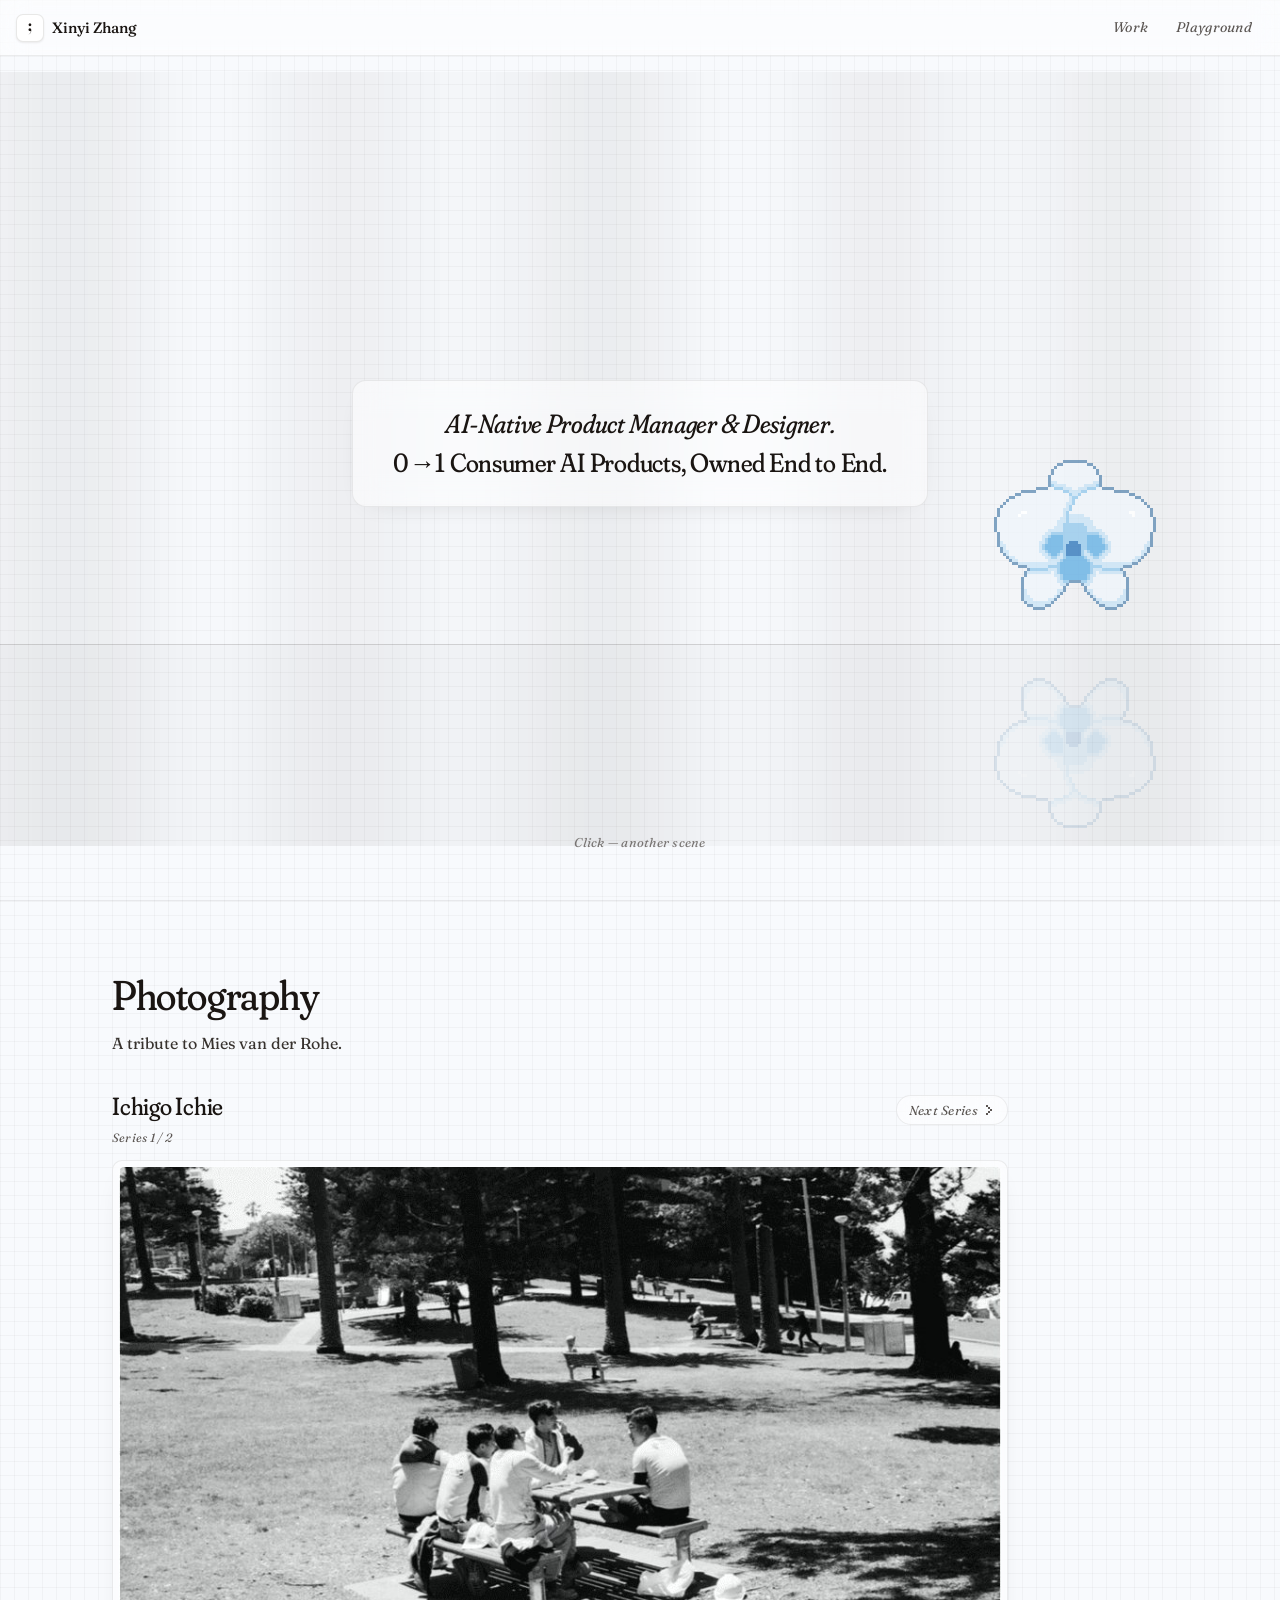
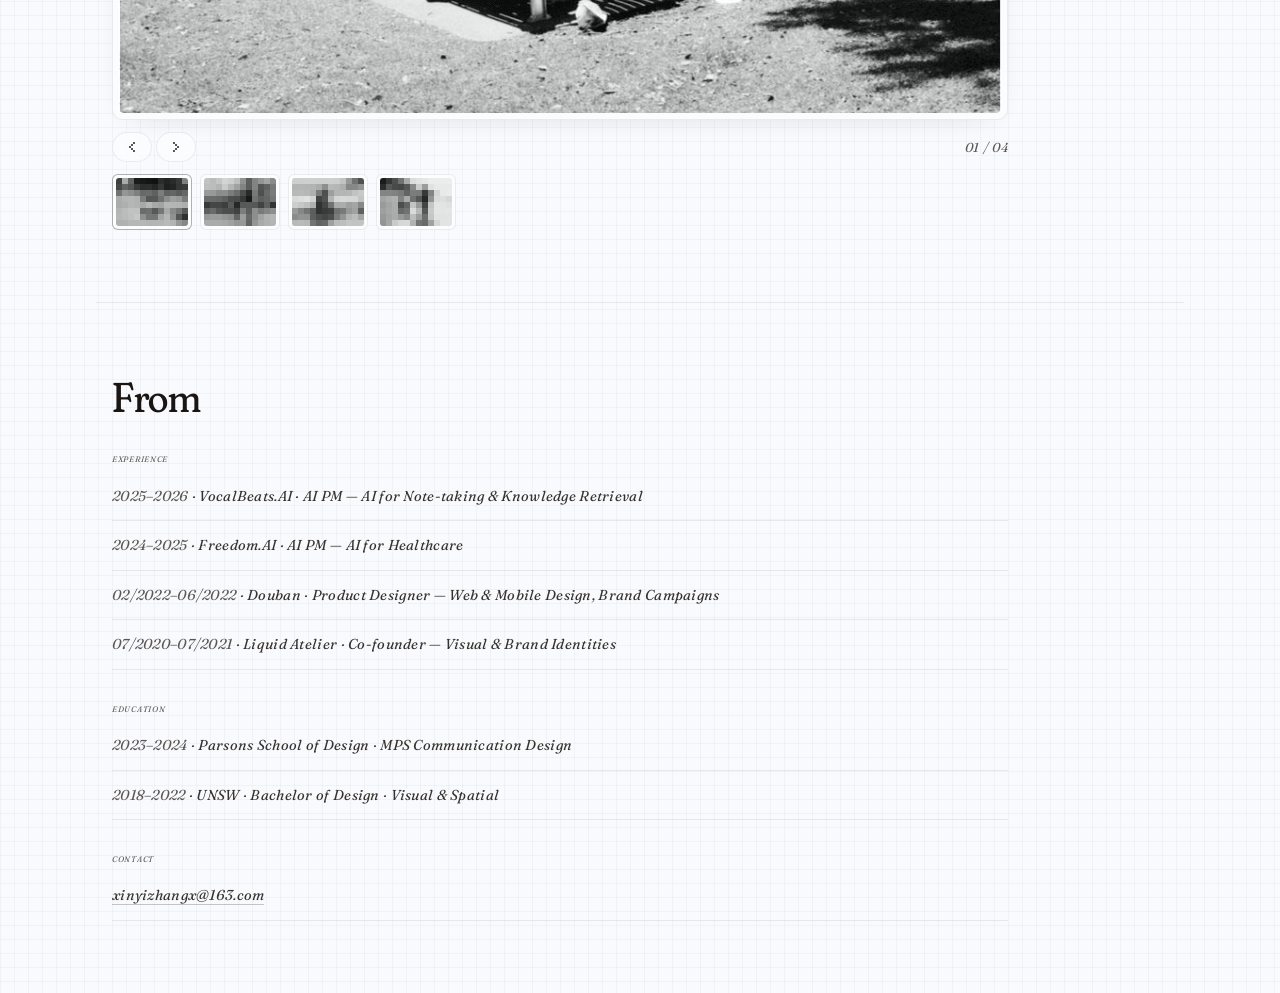
<file: about.html>
<!doctype html>
<html lang="en">
<head>
<meta charset="utf-8">
<meta name="viewport" content="width=device-width, initial-scale=1, viewport-fit=cover">
<title>About · Xinyi Zhang</title>
<link rel="icon" href="data:image/svg+xml,<svg xmlns='http://www.w3.org/2000/svg' viewBox='0 0 64 64'><rect x='1.5' y='1.5' width='61' height='61' rx='14' fill='%23ffffff' stroke='%23dcdad6' stroke-width='2'/><text x='32' y='46' text-anchor='middle' font-family='Fraunces,Georgia,serif' font-size='46' font-weight='600' fill='%23241f1c'>;</text></svg>">
<meta name="description" content="Xinyi — AI-native product manager and designer.">
<link rel="apple-touch-icon" href="assets/apple-touch-icon.png">
<meta property="og:title" content="About · Xinyi Zhang">
<meta property="og:description" content="experiments in translation — an AI-native product manager &amp; designer">
<meta property="og:image" content="https://whereisxinyi.github.io/assets/og.png">
<meta property="og:type" content="website">
<meta property="og:url" content="https://whereisxinyi.github.io/about.html">
<meta name="twitter:card" content="summary_large_image">
<meta name="twitter:image" content="https://whereisxinyi.github.io/assets/og.png">
<link rel="preconnect" href="https://fonts.googleapis.com">
<link rel="preconnect" href="https://fonts.gstatic.com" crossorigin>
<link href="https://fonts.googleapis.com/css2?family=Fraunces:ital,opsz,wght,SOFT,WONK@0,9..144,300..600,0..100,0..1;1,9..144,300..600,0..100,0..1&display=swap" rel="stylesheet">
<link rel="stylesheet" href="tokens.css?v=20260903k">
<style>
/* about · self-contained. the pixel language of the home page, copied:
   cool near-white ground, the static pixel grid, glass top bar, glass plate,
   the pixel cursor. nothing here imports styles.css.
   the sheet is a set of calm states; a click crossfades to another. */
:root {
  --hero-ground: oklch(98.5% 0.004 240);
  --hero-tint:   oklch(60% 0.03 240);
  --hero-glass:  rgba(255, 255, 255, 0.55);
  --hero-blur:   blur(14px) saturate(130%);
  --hero-hair:   rgba(36, 31, 28, 0.08);
  --hero-shadow: 0 8px 30px -22px rgba(36, 31, 28, 0.3);
  --hero-grid:   rgba(36, 31, 28, 0.035);
  --card-hair:   rgba(36, 31, 28, 0.10);
  --bar-h:       56px;

  --color-accent: oklch(20% 0.010 60);
  --color-focus:  oklch(20% 0.010 60);

  /* one typeface for the whole page: Fraunces, in three voices */
  --font-display: "Fraunces", Georgia, "Songti SC", serif;
  --font-body:    "Fraunces", Georgia, "Songti SC", serif;
  --font-label:   "Fraunces", Georgia, "Songti SC", serif;
  --font-mono:    "Fraunces", Georgia, "Songti SC", serif;
}

*, *::before, *::after { box-sizing: border-box; margin: 0; padding: 0; }

/* ---------- the type: Fraunces with its wonky axes opened ----------
   one display rule for every display element on the page. the body reads
   Fraunces at opsz 14, the labels are its italic at opsz 12; the swash
   ampersand comes from WONK + dlig. */
h1, h2, h3, .say, .sect__title {
  font-family: var(--font-display);
  font-weight: 420;
  font-variation-settings: "opsz" 144, "SOFT" 100, "WONK" 1;
  font-feature-settings: "dlig" 1, "ss01" 1, "calt" 1;
  letter-spacing: -0.01em;
}
.say__first { font-style: italic; }
.say__second { display: block; white-space: nowrap; }
@media (max-width: 560px) { .say__second { white-space: normal; } }

html { height: 100%; }
body {
  min-height: 100dvh;
  overflow-x: hidden;
  background-color: var(--hero-ground);
  background-image:
    repeating-linear-gradient(90deg, var(--hero-grid) 0 1px, transparent 1px 14px),
    repeating-linear-gradient(180deg, var(--hero-grid) 0 1px, transparent 1px 14px);
  color: var(--color-ink);
  font-family: var(--font-body);
  font-weight: 400;
  font-variation-settings: "opsz" 14, "SOFT" 30, "WONK" 0;
  font-size: var(--text-base);
  line-height: 1.55;
  -webkit-font-smoothing: antialiased;
}
::selection { background: var(--color-accent); color: var(--color-accent-ink); }
a:focus-visible {
  outline: 2px solid var(--color-focus);
  outline-offset: 3px;
  border-radius: var(--radius-sm);
}

/* touch devices get 44px hit areas; a mouse keeps the small ones */
:root { --tap: 0px; }
@media (hover: none), (pointer: coarse) { :root { --tap: 44px; } }
html.is-coarse { --tap: 44px; }

/* ---------- the stage: the states sheet, exactly one screen ---------- */
.stage {
  position: relative;
  height: 100dvh;
  min-height: 100dvh;
  display: flex;
  flex-direction: column;
}

/* ---------- the sheet: one canvas, the whole viewport ---------- */
.sheet {
  position: fixed;
  inset: 0;
  z-index: 1;
  display: block;
  width: 100%;
  height: 100%;
  pointer-events: none;                  /* clicks land on the page; blank ones build */
}

/* ---------- the top bar (copied from the home page) ---------- */
.topbar {
  position: fixed;
  inset: 0 0 auto 0;
  z-index: 60;
  height: var(--bar-h);
  display: flex;
  align-items: center;
  justify-content: space-between;
  gap: var(--space-md);
  padding-inline: max(var(--space-md), env(safe-area-inset-left)) max(var(--space-md), env(safe-area-inset-right));
  background: rgba(255, 255, 255, 0.55);
  -webkit-backdrop-filter: var(--hero-blur);
  backdrop-filter: var(--hero-blur);
  border-bottom: 1px solid var(--hero-hair);
}
.topbar__brand {
  display: inline-flex;
  align-items: center;
  gap: var(--space-xs);
  min-width: 0;
  color: var(--color-ink);
  text-decoration: none;
}
.topbar__tile {
  flex: none;
  display: grid;
  place-items: center;
  width: 28px;
  height: 28px;
  border-radius: 7px;
  background: #fff;
  border: 1px solid var(--card-hair);
  box-shadow: 0 1px 2px rgba(36, 31, 28, 0.08);
  font-family: var(--font-display);
  font-weight: 600;
  font-variation-settings: "opsz" 144, "SOFT" 0, "WONK" 0;
  font-size: 19px;
  line-height: 1;
  padding-block-end: 6px;                /* optical centring for the semicolon */
}
.topbar__name {
  font-family: var(--font-body);
  font-weight: 500;
  font-variation-settings: "opsz" 14, "SOFT" 30, "WONK" 0;
  font-feature-settings: normal;
  font-size: 15px;
  letter-spacing: -0.005em;
  white-space: nowrap;
}
.topbar__nav { display: flex; align-items: center; gap: var(--space-2xs); }
.topbar__link {
  display: inline-flex;
  align-items: center;
  justify-content: center;
  min-height: max(var(--tap), 32px);
  padding-inline: var(--space-sm);
  border-radius: 999px;
  font-family: var(--font-label);
  font-size: 14px;
  letter-spacing: 0.04em;
  line-height: 1.6;
  color: var(--color-muted);
  text-decoration: none;
  transition: color var(--dur-short) var(--ease-out);
}
.topbar__link:hover { color: var(--color-ink); }

/* ---------- the plate (the hero's glass, centred) ---------- */
.about {
  position: relative;
  z-index: 10;
  flex: 1 1 auto;
  display: grid;
  place-items: center;
  padding: calc(var(--bar-h) + var(--space-xl)) max(var(--space-md), env(safe-area-inset-left)) var(--space-xl);
  pointer-events: none;
}
.plate {
  pointer-events: auto;
  max-width: min(40rem, calc(100vw - 2 * var(--space-md)));
  padding: var(--space-lg) clamp(var(--space-md), 5vw, var(--space-xl));
  text-align: center;
  background: var(--hero-glass);
  -webkit-backdrop-filter: var(--hero-blur);
  backdrop-filter: var(--hero-blur);
  border: 1px solid var(--hero-hair);
  border-radius: 14px;
  box-shadow: var(--hero-shadow);
  transition: opacity var(--dur-long) var(--ease-out);
}
/* while the flowers hold the semicolon, the plate steps back */
.plate.is-quiet {
  opacity: 0.16;
  -webkit-backdrop-filter: none;
  backdrop-filter: none;
}
.strip__link { font-family: var(--font-mono); font-style: italic; font-variation-settings: "opsz" 12, "SOFT" 0, "WONK" 0; font-size: 0.95rem; letter-spacing: 0.02em; color: var(--color-muted); text-decoration: none; border-bottom: 1px solid rgba(36,31,28,.25); }
.strip__link:hover { color: var(--color-ink); border-color: var(--color-ink); }
.foot-mail { position: relative; z-index: 10; display: flex; justify-content: center; padding: var(--space-lg) var(--space-md) max(var(--space-lg), env(safe-area-inset-bottom)); background: var(--hero-ground, #f8fafd); }
.from__mail { color: inherit; text-decoration: none; border-bottom: 1px solid rgba(36,31,28,.25); }
.from__mail:hover { color: var(--color-ink); border-color: var(--color-ink); }
.say__mail {
  margin-top: var(--space-sm);
  font-family: var(--font-mono); font-style: italic; font-weight: 400;
  font-variation-settings: "opsz" 12, "SOFT" 0, "WONK" 0;
  font-size: 0.95rem; letter-spacing: 0.02em; color: var(--color-muted);
}
.say__mail a { color: inherit; text-decoration: none; border-bottom: 1px solid rgba(36,31,28,.25); }
.say__mail a:hover { color: var(--color-ink); border-color: var(--color-ink); }
.say {
  font-size: clamp(1.25rem, 3.9vw, 1.65rem);
  line-height: 1.45;
  color: var(--color-ink);
}

.strip {
  position: relative;
  z-index: 10;
  display: flex;
  flex-wrap: wrap;
  justify-content: center;
  align-items: center;
  gap: var(--space-sm);
  padding-block: var(--space-lg);
  padding-inline: var(--space-md);
  padding-block-end: max(var(--space-lg), env(safe-area-inset-bottom));
  font-family: var(--font-label);
  font-size: var(--text-xs);
  color: var(--color-muted);
}

/* ---------- god is in the details: the callout ---------- */
.detail {
  position: fixed;
  z-index: 40;
  left: 24px;
  bottom: max(24px, env(safe-area-inset-bottom));
  width: 176px;
  height: 176px;
  background: var(--hero-glass);
  -webkit-backdrop-filter: var(--hero-blur);
  backdrop-filter: var(--hero-blur);
  border: 1px solid var(--hero-hair);
  border-radius: 10px;
  box-shadow: var(--hero-shadow);
  opacity: 0;
  transition: opacity 100ms var(--ease-out);
  pointer-events: none;
}
.detail.is-on { opacity: 1; }
.detail--right { left: auto; right: 24px; }
.detail__px {
  position: absolute;
  left: 24px;
  top: 26px;
  width: 128px;
  height: 128px;
  image-rendering: pixelated;
}
.detail__rule { position: absolute; background: rgba(36, 31, 28, 0.28); }
.detail__rule--w { left: 24px; top: 16px; width: 128px; height: 1px; }
.detail__rule--w::before, .detail__rule--w::after {
  content: ""; position: absolute; top: -3px; width: 1px; height: 7px; background: rgba(36, 31, 28, 0.28);
}
.detail__rule--w::before { left: 0; }
.detail__rule--w::after { right: 0; }
.detail__rule--h { left: 158px; top: 26px; width: 1px; height: 128px; }
.detail__rule--h::before, .detail__rule--h::after {
  content: ""; position: absolute; left: -3px; width: 7px; height: 1px; background: rgba(36, 31, 28, 0.28);
}
.detail__rule--h::before { top: 0; }
.detail__rule--h::after { bottom: 0; }
.detail__dim {
  position: absolute;
  font-family: var(--font-label);
  font-size: 11px;
  line-height: 1;
  color: var(--color-muted);
}
.detail__dim--w { left: 24px; top: 1px; width: 128px; text-align: center; }
.detail__dim--h { left: 162px; top: 80px; }
.detail__label {
  position: absolute;
  left: 12px;
  right: 10px;
  bottom: 4px;
  font-family: var(--font-label);
  font-size: 10px;
  line-height: 1.4;
  letter-spacing: 0.01em;
  color: var(--color-muted);
  white-space: nowrap;
}

/* ---------- the state's name, said once, quietly ---------- */
.statename {
  position: fixed;
  z-index: 45;
  left: max(24px, env(safe-area-inset-left));
  bottom: max(14px, env(safe-area-inset-bottom));
  font-family: var(--font-label);
  font-size: 12px;
  line-height: 1;
  letter-spacing: 0.06em;
  color: var(--color-muted);
  opacity: 0;
  transition: opacity 420ms var(--ease-out);
  pointer-events: none;
}
.statename.is-on { opacity: 0.75; transition-duration: 180ms; }

/* ---------- the hint: the click, said once ----------
   the sheet has no button and no affordance of its own, so one mono line sits
   above the footer and says what to do. it is spent by the first click. */
.hint {
  position: relative;
  z-index: 45;
  padding-inline: var(--space-md);
  text-align: center;
  font-family: var(--font-label);
  font-size: var(--text-xs);
  line-height: 1.6;
  letter-spacing: 0.06em;
  color: var(--color-muted);
  opacity: 0.8;
  transition: opacity 600ms var(--ease-out);
  pointer-events: none;
}
.hint.is-out { opacity: 0; }
.hint.is-gone { visibility: hidden; }   /* spent, but its line keeps its space */

/* ---------- below the sheet: the same ground, the same grid ----------
   the sections are opaque so the fixed canvas never shows through them. */
.below {
  position: relative;
  z-index: 20;
  min-height: 100dvh;
  background-color: var(--hero-ground);
  background-image:
    repeating-linear-gradient(90deg, var(--hero-grid) 0 1px, transparent 1px 14px),
    repeating-linear-gradient(180deg, var(--hero-grid) 0 1px, transparent 1px 14px);
  border-block-start: 1px solid var(--hero-hair);
}
.sect {
  scroll-margin-block-start: calc(var(--bar-h) + 12px);
  max-width: 68rem;
  margin-inline: auto;
  padding: clamp(2.5rem, 6vw, 4.5rem) max(var(--space-md), env(safe-area-inset-left))
           clamp(2.5rem, 6vw, 4.5rem) max(var(--space-md), env(safe-area-inset-right));
}
.sect + .sect { border-block-start: 1px solid var(--hero-hair); }
.sect__title {
  font-size: clamp(1.7rem, 5.2vw, 2.6rem);
  line-height: 1.1;
  color: var(--color-ink);
}
.sect__lead {
  margin-block-start: var(--space-sm);
  max-width: 34rem;
  font-size: var(--text-base);
  line-height: 1.6;
  color: var(--color-ink-2);
  text-wrap: pretty;
}

/* ---------- photography: one viewer, two series ----------
   a glass frame at 16:10, two pixel-arrow pills, a mono counter, and a row of
   6 px mosaic thumbs. slides cross-dissolve in blocks; a series change slides
   the reel sideways. everything after the first slide loads on demand. */
.viewer {
  margin-block-start: clamp(1.4rem, 3.5vw, 2.2rem);
  max-width: 56rem;
  outline: none;
}
.viewer:focus-visible { outline: 2px solid var(--color-focus); outline-offset: 6px; border-radius: 12px; }
.viewer__head {
  display: flex;
  align-items: baseline;
  justify-content: space-between;
  gap: var(--space-sm);
  flex-wrap: wrap;
}
.viewer__title {
  font-family: var(--font-display);
  font-weight: 420;
  font-variation-settings: "opsz" 144, "SOFT" 100, "WONK" 1;
  font-feature-settings: "dlig" 1, "ss01" 1, "calt" 1;
  font-size: clamp(1.15rem, 3.4vw, 1.55rem);
  line-height: 1.2;
  letter-spacing: -0.01em;
  color: var(--color-ink);
}
.pill {
  display: inline-flex;
  align-items: center;
  gap: 0.4em;
  min-height: max(var(--tap), 30px);
  padding-inline: var(--space-sm);
  background: var(--hero-glass);
  -webkit-backdrop-filter: var(--hero-blur);
  backdrop-filter: var(--hero-blur);
  border: 1px solid var(--hero-hair);
  border-radius: 999px;
  box-shadow: var(--hero-shadow);
  font-family: var(--font-label);
  font-size: 13px;
  letter-spacing: 0.06em;
  line-height: 1;
  color: var(--color-muted);
  transition: color var(--dur-short) var(--ease-out), transform var(--dur-short) var(--ease-out);
}
.pill:hover { color: var(--color-ink); transform: translateY(-1px); }
.pill__ar { display: block; fill: currentColor; }
.viewer__ser {
  margin-block-start: var(--space-2xs);
  /* the only line in this section is the section's own lead */
  font-family: var(--font-label);
  font-size: 12px;
  letter-spacing: 0.08em;
  color: var(--color-muted);
}
.frame {
  position: relative;
  display: block;
  width: 100%;
  margin-block-start: var(--space-sm);
  padding: 6px;
  aspect-ratio: 16 / 10;
  background: var(--hero-glass);
  -webkit-backdrop-filter: var(--hero-blur);
  backdrop-filter: var(--hero-blur);
  border: 1px solid var(--hero-hair);
  border-radius: 10px;
  box-shadow: var(--hero-shadow);
  font: inherit;
  color: inherit;
  overflow: hidden;
  touch-action: pan-y;
}
.frame__reel {
  position: absolute;
  inset: 6px;
  border-radius: 5px;
  overflow: hidden;
  background-color: var(--hero-ground);
}
.slide {
  position: absolute;
  inset: 0;
  width: 100%;
  height: 100%;
  object-fit: cover;
  opacity: 0;
  transition: opacity 300ms steps(5, end);
}
.slide.is-on { opacity: 1; }
.frame__veil {                                   /* the dissolve: 16 px blocks, five steps */
  position: absolute;
  inset: 6px;
  border-radius: 5px;
  background-color: var(--hero-ground);
  -webkit-mask-image: repeating-conic-gradient(#000 0% 25%, transparent 0% 50%);
  mask-image: repeating-conic-gradient(#000 0% 25%, transparent 0% 50%);
  -webkit-mask-size: 16px 16px;
  mask-size: 16px 16px;
  opacity: 0;
  pointer-events: none;
}
@keyframes reel-next {
  0%   { transform: translateX(0); }
  44%  { transform: translateX(-30px); }
  56%  { transform: translateX(30px); }
  100% { transform: translateX(0); }
}
@keyframes reel-prev {
  0%   { transform: translateX(0); }
  44%  { transform: translateX(30px); }
  56%  { transform: translateX(-30px); }
  100% { transform: translateX(0); }
}
.frame.is-ser-next .frame__reel { animation: reel-next 400ms steps(12, end) both; }
.frame.is-ser-prev .frame__reel { animation: reel-prev 400ms steps(12, end) both; }
.viewer__bar {
  display: flex;
  align-items: center;
  gap: var(--space-2xs);
  margin-block-start: var(--space-sm);
}
.nav {
  display: inline-grid;
  place-items: center;
  min-width: 40px;
  min-height: max(var(--tap), 30px);
  background: var(--hero-glass);
  -webkit-backdrop-filter: var(--hero-blur);
  backdrop-filter: var(--hero-blur);
  border: 1px solid var(--hero-hair);
  border-radius: 999px;
  box-shadow: var(--hero-shadow);
  color: var(--color-muted);
  transition: color var(--dur-short) var(--ease-out), transform var(--dur-short) var(--ease-out);
}
.nav:hover { color: var(--color-ink); transform: translateY(-1px); }
.nav svg { display: block; fill: currentColor; }
.counter {
  margin-inline-start: auto;
  font-family: var(--font-label);
  font-size: 13px;
  letter-spacing: 0.08em;
  color: var(--color-muted);
  font-variant-numeric: tabular-nums;
}
.thumbs {
  display: flex;
  flex-wrap: wrap;
  gap: 8px;
  margin-block-start: var(--space-sm);
}
.thumb {
  display: inline-block;
  padding: 3px;
  background: var(--hero-glass);
  border: 1px solid var(--hero-hair);
  border-radius: 6px;
  line-height: 0;
  transition: border-color var(--dur-short) var(--ease-out), transform var(--dur-short) var(--ease-out);
}
.thumb[hidden] { display: none; }
.thumb:hover { transform: translateY(-2px); }
.thumb.is-on { border-color: rgba(36, 31, 28, 0.34); }
.thumb__px {
  display: block;
  width: 72px;
  height: 48px;
  border-radius: 3px;
  image-rendering: pixelated;
}
@media (max-width: 460px) { .thumb__px { width: 60px; height: 40px; } }
.series-sep { margin-block-start: clamp(2rem, 5vw, 3rem); }

/* ---------- the lightbox ---------- */
.lightbox {
  position: fixed;
  inset: 0;
  z-index: 80;
  display: grid;
  place-items: center;
  padding: clamp(var(--space-md), 4vw, var(--space-xl));
  background: rgba(247, 248, 250, 0.72);
  -webkit-backdrop-filter: var(--hero-blur);
  backdrop-filter: var(--hero-blur);
  opacity: 0;
  transition: opacity var(--dur-short) var(--ease-out);
}
.lightbox[hidden] { display: none; }      /* the attribute must win over the grid */
.lightbox.is-on { opacity: 1; }
.lightbox__img {
  max-width: min(1100px, 100%);
  max-height: 84dvh;
  width: auto;
  height: auto;
  padding: 8px;
  background: rgba(255, 255, 255, 0.65);
  border: 1px solid var(--hero-hair);
  border-radius: 12px;
  box-shadow: 0 24px 60px -34px rgba(36, 31, 28, 0.55);
}
.lightbox__close {
  position: absolute;
  top: max(var(--space-md), env(safe-area-inset-top));
  right: max(var(--space-md), env(safe-area-inset-right));
  min-height: max(var(--tap), 32px);
  padding-inline: var(--space-sm);
  border: 1px solid var(--hero-hair);
  border-radius: 999px;
  background: rgba(255, 255, 255, 0.7);
  font-family: var(--font-label);
  font-size: 13px;
  letter-spacing: 0.06em;
  color: var(--color-muted);
}
.lightbox__close:hover { color: var(--color-ink); }

/* ---------- from: two mono blocks ---------- */
.from__block { margin-block-start: clamp(1.2rem, 3vw, 1.8rem); max-width: 56rem; }
.from__label {
  font-family: var(--font-label);
  font-size: 12px;
  letter-spacing: 0.14em;
  text-transform: uppercase;
  color: var(--color-muted);
}
.from {
  margin-block-start: var(--space-2xs);
  max-width: 56rem;
  list-style: none;
}
.from__line {
  padding-block: var(--space-sm);
  border-block-end: 1px solid var(--hero-hair);
  font-family: var(--font-label);
  font-size: clamp(0.72rem, 2.5vw, var(--text-sm));
  line-height: 1.7;
  letter-spacing: 0.01em;
  color: var(--color-ink-2);
  overflow-wrap: break-word;
  transition: color var(--dur-short) var(--ease-out);
}
.from__line:hover { color: var(--color-ink); }
.from__when { color: var(--color-muted); }

/* ---------- the label voice: Fraunces italic, small, tabular ----------
   everything that used to be set in mono — the hint, the state name, the
   counters, the timeline, the callout, the pills, the bar links. */
.topbar__link, .strip, .detail__dim, .detail__label, .statename, .hint,
.pill, .viewer__ser, .counter, .lightbox__close, .from__label, .from__line, .from__when {
  font-family: var(--font-label);
  font-style: italic;
  font-weight: 400;
  font-variation-settings: "opsz" 12, "SOFT" 0, "WONK" 0;
  font-feature-settings: "calt" 0;
  font-variant-numeric: tabular-nums;
  letter-spacing: 0.02em;
}
.from__label {
  font-variant-caps: all-small-caps;
  text-transform: none;
  letter-spacing: 0.06em;
}

@media (prefers-reduced-motion: reduce) {
  *, *::before, *::after {
    animation-duration: 150ms !important;
    transition-duration: 150ms !important;
    transition-delay: 0s !important;
  }
}

/* ---------- the pointer: a pixel arrow on the same 2 px grid ---------- */
@media (hover: hover) and (pointer: fine) {
  html {
    cursor: url("data:image/svg+xml,%3Csvg xmlns='http://www.w3.org/2000/svg' width='22' height='22' viewBox='0 0 22 22' shape-rendering='crispEdges'%3E%3Cpath d='M1 1H3V3H5V5H7V7H9V9H11V11H13V13H15V15H11V21H7V17H5V19H1Z' fill='%23241f1c' stroke='%23f7f8fa' stroke-width='2' paint-order='stroke'/%3E%3C/svg%3E") 1 1, auto;
  }
  a, button, [role="button"] {
    cursor: url("data:image/svg+xml,%3Csvg xmlns='http://www.w3.org/2000/svg' width='22' height='22' viewBox='0 0 22 22' shape-rendering='crispEdges'%3E%3Cpath d='M1 1H3V3H5V5H7V7H9V9H11V11H13V13H15V15H11V21H7V17H5V19H1Z' fill='%23241f1c' stroke='%23f7f8fa' stroke-width='2' paint-order='stroke'/%3E%3Crect x='1' y='3' width='4' height='4' fill='%23efcd82'/%3E%3C/svg%3E") 1 1, pointer;
  }
}
</style>
</head>
<body>

<canvas class="sheet" id="sheet" aria-hidden="true"></canvas>

<header class="topbar">
  <a class="topbar__brand" href="index.html" aria-label="Xinyi Zhang — home">
    <span class="topbar__tile" aria-hidden="true">;</span>
    <span class="topbar__name">Xinyi Zhang</span>
  </a>
  <nav class="topbar__nav" aria-label="Site">
    <a class="topbar__link" href="index.html#index">Work</a>
    <a class="topbar__link" href="lab/">Playground</a>
  </nav>
</header>

<section class="stage" id="stage">
  <main class="about">
    <div class="plate" id="plate">
      <p class="say"><em class="say__first">AI-Native Product Manager &amp; Designer.</em><span class="say__second">0→1 Consumer AI Products, Owned End to End.</span></p>
    </div>
  </main>

  <p class="hint" id="hint" aria-hidden="true">Click — another scene</p>

  <footer class="strip" aria-hidden="true"></footer>
</section>

<div class="below">
  <section class="sect" id="photography" aria-labelledby="photography-title">
    <h2 class="sect__title" id="photography-title">Photography</h2>
    <p class="sect__lead">A tribute to Mies van der Rohe.</p>

    <div class="viewer" id="viewer" tabindex="0" role="group" aria-roledescription="carousel" aria-label="Photography — two series">
      <div class="viewer__head">
        <h3 class="viewer__title" id="sertitle">Ichigo Ichie</h3>
        <button class="pill" id="serpill" type="button">Next Series <svg class="pill__ar" width="12" height="12" viewBox="0 0 12 12" shape-rendering="crispEdges" aria-hidden="true"><path d="M3 1h2v2H3zM5 3h2v2H5zM7 5h2v2H7zM5 7h2v2H5zM3 9h2v2H3z"/></svg></button>
      </div>
      <p class="viewer__ser" id="serind">Series 1 / 2</p>

      <button class="frame" id="frame" type="button" aria-label="Open this photograph larger">
        <span class="frame__reel" id="reel">
          <img class="slide is-on" data-series="0" src="assets/about/ichigo-01.jpg" data-src="assets/about/ichigo-01.jpg" data-full="assets/about/ichigo-01.jpg" width="936" height="622" decoding="async" alt="Sydney: a group sitting on a rug under Norfolk pines, bicycles parked behind them.">
          <img class="slide" data-series="0" data-src="assets/about/ichigo-02.jpg" data-full="assets/about/ichigo-02.jpg" width="936" height="622" loading="lazy" decoding="async" alt="Sydney: two men talking at the harbour railing, a ferry and the Harbour Bridge behind them.">
          <img class="slide" data-series="0" data-src="assets/about/ichigo-03.jpg" data-full="assets/about/ichigo-03.jpg" width="936" height="623" loading="lazy" decoding="async" alt="Sydney: a man resting on his bicycle beside a child on a small bike, the surf behind them.">
          <img class="slide" data-series="0" data-src="assets/about/ichigo-04.jpg" data-full="assets/about/ichigo-04.jpg" width="936" height="623" loading="lazy" decoding="async" alt="Sydney: a man and a child walking their bicycles down the beach promenade, seen from behind.">
          <img class="slide" data-series="1" data-src="assets/about/pavilion-01.jpg" data-full="assets/about/pavilion-01.jpg" width="837" height="471" loading="lazy" decoding="async" alt="Barcelona Pavilion: the travertine terrace along the glass wall, the pool and the garden beyond.">
          <img class="slide" data-series="1" data-src="assets/about/pavilion-02.jpg" data-full="assets/about/pavilion-02.jpg" width="838" height="471" loading="lazy" decoding="async" alt="Barcelona Pavilion: the onyx wall at the left, white glass and steel columns receding into the room.">
          <img class="slide" data-series="1" data-src="assets/about/pavilion-03.jpg" data-full="assets/about/pavilion-03.jpg" width="837" height="472" loading="lazy" decoding="async" alt="Barcelona Pavilion: grey marble at the left, the glass wall and the pool through it, the onyx wall at the right.">
          <img class="slide" data-series="1" data-src="assets/about/pavilion-04.jpg" data-full="assets/about/pavilion-04.jpg" width="838" height="472" loading="lazy" decoding="async" alt="Barcelona Pavilion: the golden onyx wall with two Barcelona chairs, the figure in the water court beyond.">
          <img class="slide" data-series="1" data-src="assets/about/pavilion-05.jpg" data-full="assets/about/pavilion-05.jpg" width="1600" height="900" loading="lazy" decoding="async" alt="Barcelona Pavilion: a visitor stands before the bronze figure, seen through glass and green marble.">
        </span>
        <span class="frame__veil" id="veil" aria-hidden="true"></span>
      </button>

      <div class="viewer__bar">
        <button class="nav" id="prev" type="button" aria-label="Previous photograph">
          <svg width="12" height="12" viewBox="0 0 12 12" shape-rendering="crispEdges" aria-hidden="true"><path d="M7 1h2v2H7zM5 3h2v2H5zM3 5h2v2H3zM5 7h2v2H5zM7 9h2v2H7z"/></svg>
        </button>
        <button class="nav" id="next" type="button" aria-label="Next photograph">
          <svg width="12" height="12" viewBox="0 0 12 12" shape-rendering="crispEdges" aria-hidden="true"><path d="M3 1h2v2H3zM5 3h2v2H5zM7 5h2v2H7zM5 7h2v2H5zM3 9h2v2H3z"/></svg>
        </button>
        <p class="counter" id="counter" aria-live="polite">01 / 04</p>
      </div>

      <div class="thumbs" id="thumbs">
        <button class="thumb is-on" type="button" data-series="0" aria-label="Photograph 1"><img class="thumb__px" src="assets/about/ichigo-01-t.png" width="12" height="8" alt=""></button>
        <button class="thumb" type="button" data-series="0" aria-label="Photograph 2"><img class="thumb__px" src="assets/about/ichigo-02-t.png" width="12" height="8" alt=""></button>
        <button class="thumb" type="button" data-series="0" aria-label="Photograph 3"><img class="thumb__px" src="assets/about/ichigo-03-t.png" width="12" height="8" alt=""></button>
        <button class="thumb" type="button" data-series="0" aria-label="Photograph 4"><img class="thumb__px" src="assets/about/ichigo-04-t.png" width="12" height="8" alt=""></button>
        <button class="thumb" type="button" data-series="1" hidden aria-label="Photograph 1"><img class="thumb__px" src="assets/about/pavilion-01-t.png" width="12" height="8" alt=""></button>
        <button class="thumb" type="button" data-series="1" hidden aria-label="Photograph 2"><img class="thumb__px" src="assets/about/pavilion-02-t.png" width="12" height="8" alt=""></button>
        <button class="thumb" type="button" data-series="1" hidden aria-label="Photograph 3"><img class="thumb__px" src="assets/about/pavilion-03-t.png" width="12" height="8" alt=""></button>
        <button class="thumb" type="button" data-series="1" hidden aria-label="Photograph 4"><img class="thumb__px" src="assets/about/pavilion-04-t.png" width="12" height="8" alt=""></button>
        <button class="thumb" type="button" data-series="1" hidden aria-label="Photograph 5"><img class="thumb__px" src="assets/about/pavilion-05-t.png" width="12" height="8" alt=""></button>
      </div>
    </div>
  </section>

  <section class="sect" id="from" aria-labelledby="from-title">
    <h2 class="sect__title" id="from-title">From</h2>
    <div class="from__block">
      <p class="from__label">Experience</p>
      <ol class="from">
        <li class="from__line"><span class="from__when">2025&#8211;2026</span> · VocalBeats.AI · AI PM — AI for Note-taking &amp; Knowledge Retrieval</li>
        <li class="from__line"><span class="from__when">2024&#8211;2025</span> · Freedom.AI · AI PM — AI for Healthcare</li>
        <li class="from__line"><span class="from__when">02/2022&#8211;06/2022</span> · Douban · Product Designer — Web &amp; Mobile Design, Brand Campaigns</li>
        <li class="from__line"><span class="from__when">07/2020&#8211;07/2021</span> · Liquid Atelier · Co-founder — Visual &amp; Brand Identities</li>
      </ol>
    </div>
    <div class="from__block">
      <p class="from__label">Education</p>
      <ol class="from">
        <li class="from__line"><span class="from__when">2023&#8211;2024</span> · Parsons School of Design · MPS Communication Design</li>
        <li class="from__line"><span class="from__when">2018&#8211;2022</span> · UNSW · Bachelor of Design · Visual &amp; Spatial</li>
      </ol>
    </div>
    <div class="from__block">
      <p class="from__label">Contact</p>
      <ol class="from">
        <li class="from__line"><a class="from__mail" href="mailto:xinyizhangx@163.com">xinyizhangx@163.com</a></li>
      </ol>
    </div>
  </section>
</div>

<div class="lightbox" id="lightbox" role="dialog" aria-modal="true" aria-label="Photograph" hidden>
  <img class="lightbox__img" id="lightboximg" alt="">
  <button class="lightbox__close" id="lightboxclose" type="button">Esc · Close</button>
</div>

<p class="statename" id="statename" aria-hidden="true"></p>

<div class="detail" id="detail" hidden aria-hidden="true">
  <i class="detail__rule detail__rule--w"></i>
  <i class="detail__rule detail__rule--h"></i>
  <span class="detail__dim detail__dim--w" id="dimw">64</span>
  <span class="detail__dim detail__dim--h" id="dimh">64</span>
  <canvas class="detail__px" id="detailpx" width="128" height="128"></canvas>
  <p class="detail__label" id="detaillabel">Detail</p>
</div>

<script src="orchid-sprites.js?v=20260903k"></script>
<script>
/* about · the sheet is not one drawing but a set of calm states.
   one canvas, one rAF loop, one crossfade compositor. a click on blank sheet
   dissolves the state you are looking at into a different one, drawn from a
   shuffle bag, so nothing repeats until all six have been seen. every state
   is slow on purpose: nothing travels faster than about 40 px/s, everything
   breathes on a 3–7 s period, everything eases.
     1 free plan     the Barcelona pavilion: walls arrive by themselves
     2 drift         sprays floating on water
     3 tide          the glass field itself becomes a slow wave
     4 constellation blue-noise blooms joined by hairlines, turning
     5 lattice       a strict grid breathing in a radial wave
     6 frame         the border only, opening clockwise
   kept from before: the plate, the detail callout on hover, the pointer hold,
   the plate-line magnet, the double-click semicolon, reduced motion, touch. */
(function () {
  var reduced = matchMedia("(prefers-reduced-motion: reduce)").matches;
  var cv = document.getElementById("sheet");
  var ctx = cv && cv.getContext ? cv.getContext("2d") : null;
  var plate = document.getElementById("plate");
  var bar = document.querySelector(".topbar");
  var strip = document.querySelector(".strip");
  var foot = document.querySelector(".strip span");
  var nameEl = document.getElementById("statename");
  if (!ctx) return;
  var OR = window.ORCHID;
  if (!OR) return;

  var dEl = document.getElementById("detail");
  var dPx = document.getElementById("detailpx");
  var dCtx = dPx.getContext("2d");
  var dLab = document.getElementById("detaillabel");
  var dimW = document.getElementById("dimw");
  var dimH = document.getElementById("dimh");

  var DP = Math.max(1, Math.min(2, Math.round(window.devicePixelRatio || 1)));
  var W = 0, H = 0;

  /* ---------- measures ---------- */
  var CELL = 14, PITCH = 84, RS = 64, SIDE = 64, HALF = 32;
  var CLEAR = 76, GAPMIN = 70, GAPMAX = 224, COLCLR = 56, SIGHT = 260;
  var MAXW = 7, WALL_MS = 2200, ENTER = 1600, ENTER_OFF = 40, FRMS = 90, OPENMS = 540;
  var FA = 0.9, DIMA = 0.22, REFA = 0.22;
  var COLARM = CELL, COLLEN = CELL * 3, COLINK = 0.28;
  var PLW = 56, PLH = 14, FIGW = 64, FIGH = 128;
  var GSC = 0.5;                                         /* the semicolon packs them smaller */
  var XFADE = 900;                                       /* the crossfade between states */

  /* ---------- colours: read the tokens once, through the canvas ---------- */
  var probe = document.createElement("canvas").getContext("2d", { willReadFrequently: true });
  var rgbOf = function (css, fallback) {
    try {
      probe.clearRect(0, 0, 1, 1);
      probe.fillStyle = "#000";
      probe.fillStyle = css;
      probe.fillRect(0, 0, 1, 1);
      var d = probe.getImageData(0, 0, 1, 1).data;
      return [d[0], d[1], d[2]];
    } catch (e) { return fallback; }
  };
  var cssVar = function (n) {
    try { return getComputedStyle(document.documentElement).getPropertyValue(n).trim(); }
    catch (e) { return ""; }
  };
  var INK = rgbOf(cssVar("--color-ink"), [36, 31, 28]);
  var INK_RGB = INK.join(",");
  var ink = function (a) { return "rgba(" + INK_RGB + "," + a + ")"; };

  /* the three materials of the pavilion */
  var MATS = ["onyx", "marble", "glass"];
  var MATFILL = {
    onyx:   "oklch(82% 0.05 80)",
    marble: "oklch(78% 0.03 160)",
    glass:  "rgba(255,255,255,0.35)"
  };
  var OPAQUE = { onyx: true, marble: true, glass: false };

  /* ---------- the shared sprites ---------- */
  var OPENF = [], oi;
  for (oi = 0; oi < OR.OPEN.length; oi++) OPENF.push(OR.bake(OR.OPEN[oi]));
  var BLOOM = OPENF[OPENF.length - 1];
  var TQF = OR.bake(OR.TQ);
  var SPRAYF = OR.bake(OR.SPRAY);
  var SPRW = SPRAYF.width, SPRH = SPRAYF.height;
  var crop = function (src, x, y, w, h) {
    var c = document.createElement("canvas"); c.width = w; c.height = h;
    var g = c.getContext("2d");
    g.imageSmoothingEnabled = false;
    g.drawImage(src, x, y, w, h, 0, 0, w, h);
    return c;
  };
  /* one lateral petal, cut from the front view at x1 */
  var PETAL = crop(BLOOM, 5, 16, 22, 26), PTW = 22, PTH = 26;
  /* the three blooms of a spray, in their own boxes, for the detail callout */
  var SPRB = [];
  for (oi = 0; oi < OR.SPRAY_BLOOMS.length; oi++) {
    var sb = OR.SPRAY_BLOOMS[oi];
    SPRB.push({ x: sb.x, y: sb.y, w: sb.w, h: sb.h, img: OR.bake(sb.open[sb.open.length - 1]) });
  }

  var FIG_ROWS = [
    "..........ollo....ollo..........",
    ".........ollldo..ollldo.........",
    ".........ollldo..ollldo.........",
    ".........ollldo..ollldo.........",
    "........ollldo....ollldo........",
    "........olldo......olldo........",
    ".......olldo........olldo.......",
    ".......olldo........olldo.......",
    "......olldo..........olldo......",
    "......olldo..........olldo......",
    ".....olldo...ollldo...olldo.....",
    "....ollldo..ollllddo..ollldo....",
    "....ollldo..ollllddo..ollldo....",
    "...ollldo...ollllddo...ollldo...",
    "...ollldo...ollllddo...ollldo...",
    "...ollldo...ollllddo...ollldo...",
    "....ollldo..ollllddo..ollldo....",
    ".....ollldo..ollldo..ollldo.....",
    "......ollldo..ollo..ollldo......",
    ".......ollldo.ollo.ollldo.......",
    "........ollllllldddddddo........",
    ".........ollllllddddddo.........",
    ".........ollllllddddddo.........",
    "..........ollllldddddo..........",
    "..........ollllldddddo..........",
    "...........olllllddbo...........",
    "...........olllllddbo...........",
    "...........olllllddbo...........",
    "...........olllllddbo...........",
    "...........olllllddbo...........",
    "...........olllllddbo...........",
    "..........olllllddddbo..........",
    "..........olllllddddbo..........",
    ".........olllllldddddbo.........",
    ".........olllllldddddbo.........",
    ".........olllllllddddddo........",
    ".........olllllllddddddo........",
    ".........ollllllddddddo.........",
    "..........olllllldddddo.........",
    "..........ollllldddddo..........",
    ".........ollldddolllddo.........",
    ".........ollldddolllddo.........",
    ".........ollldddolllddo.........",
    ".........ollldddolllddo.........",
    ".........ollldddollldbo.........",
    ".........ollldddollldbo.........",
    ".........ollldddollldbo.........",
    "..........olllddolllbo..........",
    "..........olllddolllbo..........",
    "..........olllddolllbo..........",
    "..........olllddolllbo..........",
    "..........olllddolllbo..........",
    "..........olllddolllbo..........",
    "...........ollddolldo...........",
    "...........ollddolldo...........",
    "...........ollddolldo...........",
    "...........ollddolldo...........",
    "...........ollddolldo...........",
    "...........ollo..ollo...........",
    "...........ollo..ollo...........",
    "........olllddo..olllddo........",
    "........olllddo..olllddo........",
    "........olllddo..olllddo........",
    "................................"
  ];
  var FIG_PAL = {
    o: ["rgba(" + INK_RGB + ",0.9)", 1],
    l: ["oklch(88% 0.004 250)", 1],
    d: ["oklch(72% 0.008 250)", 1],
    b: ["oklch(74% 0.10 240)", 1]
  };
  var bakeRows = function (rows, pal) {
    var Wc = rows[0].length, Hc = rows.length;
    var c = document.createElement("canvas"); c.width = Wc; c.height = Hc;
    var g = c.getContext("2d");
    for (var y = 0; y < Hc; y++) for (var x = 0; x < Wc; x++) {
      var e = pal[rows[y][x]]; if (!e) continue;
      g.globalAlpha = e[1]; g.fillStyle = e[0]; g.fillRect(x, y, 1, 1);
    }
    g.globalAlpha = 1;
    return c;
  };
  var FIG = bakeRows(FIG_ROWS, FIG_PAL);

  /* ---------- geometry: keep-outs, the pool, the column grid ---------- */
  var G = { top: 0, bottom: 0, poolTop: 0, poolBottom: 0, ko: [], cols: [] };
  var snap = function (v) { return Math.round(v / CELL) * CELL; };
  var geo = function () {
    var b = bar.getBoundingClientRect();
    var p = plate.getBoundingClientRect();
    var s = strip.getBoundingClientRect();
    var f = (foot || strip).getBoundingClientRect();
    G.top = b.bottom + 16;
    G.bottom = Math.max(G.top + 80, s.top - 6);
    var span = G.bottom - G.top;
    G.poolTop = snap(G.bottom - span * 0.26);
    G.poolBottom = G.bottom;
    G.ko = [
      { x: b.left, y: b.top, w: b.width, h: b.height + 16 },
      { x: p.left - 24, y: p.top - 24, w: p.width + 48, h: p.height + 48 },
      { x: f.left - 6, y: f.top - 6, w: f.width + 12, h: f.height + 12 }
    ];
    G.cols = [];
    for (var j = 0; j < 2; j++) {
      for (var i = 0; i < 4; i++) {
        G.cols.push({ x: snap(W * (i + 0.5) / 4), y: snap(G.top + span * (0.40 + j * 0.35)) });
      }
    }
  };

  /* ---------- small helpers ---------- */
  var ease = function (p) { return 1 - Math.pow(1 - p, 3); };            /* out-cubic */
  var easeIO = function (p) { return 0.5 - 0.5 * Math.cos(Math.PI * Math.min(1, Math.max(0, p))); };
  var smooth = function (p) { p = Math.min(1, Math.max(0, p)); return p * p * (3 - 2 * p); };
  var sp = function (cur, tgt, k, dt) { return cur + (tgt - cur) * (1 - Math.pow(1 - k, dt / 16.7)); };
  var rnd = function (a, b) { return a + Math.random() * (b - a); };
  var pad2 = function (n) { return (n < 10 ? "0" : "") + n; };
  var gap1 = function (v, lo, hi) { return v < lo ? lo - v : (v > hi ? v - hi : 0); };
  var gapR = function (a1, a2, b1, b2) { return a2 < b1 ? b1 - a2 : (b2 < a1 ? a1 - b2 : 0); };
  var rectHit = function (a, b) {
    return a.x < b.x + b.w && a.x + a.w > b.x && a.y < b.y + b.h && a.y + a.h > b.y;
  };
  var pRect = function (x, y, r) {
    return Math.hypot(x < r.x ? r.x - x : (x > r.x + r.w ? x - r.x - r.w : 0),
                      y < r.y ? r.y - y : (y > r.y + r.h ? y - r.y - r.h : 0));
  };
  var mulberry = function (a) {
    return function () {
      a |= 0; a = (a + 0x6D2B79F5) | 0;
      var t = Math.imul(a ^ (a >>> 15), 1 | a);
      t = (t + Math.imul(t ^ (t >>> 7), 61 | t)) ^ t;
      return ((t ^ (t >>> 14)) >>> 0) / 4294967296;
    };
  };
  var offKO = function (x, y, pad) {                     /* clear of bar / plate / footer */
    for (var i = 0; i < G.ko.length; i++) if (pRect(x, y, G.ko[i]) < (pad || 0)) return false;
    return true;
  };

  /* ---------- items: every state's movable things speak the same language ----------
     hx,hy is home; dx,dy the offset the shared gestures push it by; sc the scale.
     one spring integrator serves the magnet, the hold and the semicolon alike. */
  var newItem = function (hx, hy) {
    return { hx: hx, hy: hy, dx: 0, dy: 0, tdx: 0, tdy: 0, sc: 1, tsc: 1,
             br: 0, tbr: 0, x: hx, y: hy, side: SIDE, alpha: 1 };
  };
  var springItems = function (list, dt) {
    var k = reduced ? 1 : 0.14;
    for (var i = 0; i < list.length; i++) {
      var f = list[i];
      if (reduced) { f.dx = f.tdx; f.dy = f.tdy; f.sc = f.tsc; f.br = f.tbr; }
      else {
        f.dx = sp(f.dx, f.tdx, k, dt); f.dy = sp(f.dy, f.tdy, k, dt);
        f.sc = sp(f.sc, f.tsc, k, dt); f.br = sp(f.br, f.tbr, k, dt);
      }
      f.x = f.hx + f.dx; f.y = f.hy + f.dy;
    }
  };

  /* ---------- the big pixel semicolon (kept) ---------- */
  var SEMI = [[2, 0, 3, 3], [2, 6, 3, 3], [1, 9, 2, 2.5]];   /* grid units, 6 × 11.5 */
  var semiUntil = 0, semiOn = false, seed = (Math.random() * 1e9) | 0;
  var semiGhost = null;
  var semiRects = function () {
    var u = Math.min(H * 0.72 / 11.5, W * 0.44 / 6);
    var x0 = W / 2 - 3 * u, y0 = H / 2 - 5.75 * u, out = [];
    for (var i = 0; i < SEMI.length; i++) {
      var r = SEMI[i];
      out.push({ x: x0 + r[0] * u, y: y0 + r[1] * u, w: r[2] * u, h: r[3] * u });
    }
    return out;
  };
  var semiTargets = function (n) {
    var rs = semiRects(), inset = Math.min(rs[0].w, rs[0].h) * 0.14;
    var area = 0, i, j, targets = [];
    for (i = 0; i < rs.length; i++) area += rs[i].w * rs[i].h;
    for (i = 0; i < rs.length; i++) {
      var r = rs[i];
      var x0 = r.x + inset, y0 = r.y + inset, w = r.w - inset * 2, h = r.h - inset * 2;
      var m = Math.max(1, Math.round(n * (r.w * r.h) / area));
      var cols = Math.max(1, Math.round(Math.sqrt(m * w / h)));
      var rows = Math.max(1, Math.ceil(m / cols));
      var rng = mulberry(seed + i * 977);
      for (j = 0; j < m; j++) {
        var cxi = j % cols, cyi = (j / cols) | 0;
        var px = x0 + (cxi + 0.5) / cols * w + (rng() - 0.5) * (w / cols) * 0.35;
        var py = y0 + (cyi + 0.5) / rows * h + (rng() - 0.5) * (h / rows) * 0.35;
        targets.push([Math.max(x0, Math.min(x0 + w, px)), Math.max(y0, Math.min(y0 + h, py))]);
      }
    }
    return targets;
  };
  var gather = function () {
    var items = (active && active.items) ? active.items() : [];
    if (dTimer) { clearTimeout(dTimer); dTimer = 0; }
    dOver = null; closeDetail();
    semiOn = true;
    if (plate) plate.classList.add("is-quiet");
    semiUntil = performance.now() + 2000;
    if (items.length >= 6) {
      var targets = semiTargets(items.length);
      var key = function (p) { return p[1] * 4 + p[0]; };
      var live = items.slice();
      live.sort(function (a, b) { return key([a.hx, a.hy]) - key([b.hx, b.hy]); });
      targets.sort(function (a, b) { return key(a) - key(b); });
      for (var i = 0; i < live.length; i++) {
        var t = targets[Math.min(i, targets.length - 1)];
        live[i].tdx = t[0] - live[i].hx;
        live[i].tdy = t[1] - live[i].hy;
        live[i].tsc = GSC;
      }
      semiGhost = null;
    } else {
      /* nothing on the sheet to gather: the semicolon comes as its own flowers */
      semiGhost = { t0: performance.now(), pts: semiTargets(34) };
    }
  };
  var relax = function () {
    semiOn = false;
    semiGhost = null;
    if (plate) plate.classList.remove("is-quiet");
    var items = (active && active.items) ? active.items() : [];
    for (var i = 0; i < items.length; i++) {
      items[i].tdx = 0; items[i].tdy = 0; items[i].tsc = 1;
    }
    if (magnet) applyMagnet(magnet);
  };

  /* ---------- the magnet: a hovered line on the plate (kept) ---------- */
  var magnet = null;
  var applyMagnet = function (el) {
    var r = el.getBoundingClientRect();
    var items = (active && active.items) ? active.items() : [];
    for (var i = 0; i < items.length; i++) {
      var f = items[i];
      var nx = Math.max(r.left, Math.min(r.right, f.hx));
      var ny = Math.max(r.top, Math.min(r.bottom, f.hy));
      var dx = nx - f.hx, dy = ny - f.hy, d = Math.hypot(dx, dy) || 1;
      f.tdx = dx / d * 12; f.tdy = dy / d * 12;
    }
  };

  /* ---------- the hold: things near the pointer breathe (kept) ---------- */
  var holdOn = false, holdX = 0, holdY = 0, HOLD_R = 220;
  var setHold = function (on, x, y) {
    holdOn = on; holdX = x; holdY = y;
    var items = (active && active.items) ? active.items() : [];
    for (var i = 0; i < items.length; i++) {
      var f = items[i];
      var near = on && Math.hypot(f.x - x, f.y - y) <= HOLD_R;
      f.tbr = near ? 1 : 0;
      if (!semiOn) f.tsc = near ? 1.12 : 1;
    }
  };
  /* while a gesture owns the offsets, the states leave them alone */
  var owned = function () { return semiOn || !!magnet || holdOn; };

  /* ---------- the detail callout ---------- */
  var dOn = false, dTimer = 0, dHold = 0, dOver = null, dInfo = null;
  var drawDetail = function (src, sw, sh) {
    var z = Math.max(1, Math.min(2, Math.floor(128 / Math.max(sw, sh))));
    dCtx.imageSmoothingEnabled = false;
    dCtx.clearRect(0, 0, dPx.width, dPx.height);
    var dw = sw * z, dh = sh * z;
    dCtx.drawImage(src, 0, 0, sw, sh, Math.round((dPx.width - dw) / 2), Math.round((dPx.height - dh) / 2), dw, dh);
    return z;
  };
  var openDetail = function (b, ms) {
    var z = drawDetail(b.src, b.sw, b.sh);
    dLab.textContent = b.label;
    dimW.textContent = String(Math.round(b.w));
    dimH.textContent = String(Math.round(b.h));
    dEl.classList.toggle("detail--right", viewer.x < W / 3);
    dEl.hidden = false;
    void dEl.offsetWidth;
    dEl.classList.add("is-on");
    dOn = true;
    dInfo = { label: b.label, w: Math.round(b.w), h: Math.round(b.h), kind: b.kind || "bloom", zoom: z };
    if (dHold) clearTimeout(dHold);
    if (ms) dHold = setTimeout(function () { closeDetail(); }, ms);
  };
  var closeDetail = function () {
    if (!dOn) return;
    dOn = false;
    dEl.classList.remove("is-on");
    setTimeout(function () { if (!dOn) dEl.hidden = true; }, 140);
  };
  var bloomList = function () { return (active && active.blooms) ? active.blooms() : []; };
  var hitTest = function (x, y) {
    var bs = bloomList();
    for (var i = bs.length - 1; i >= 0; i--) {
      var b = bs[i];
      if (Math.abs(x - b.x) <= b.w / 2 && Math.abs(y - b.y) <= b.h / 2) return b;
    }
    return null;
  };
  var hover = function (x, y) {
    var t = hitTest(x, y);
    var id = t ? t.id : null;
    if (id === dOver) return;
    dOver = id;
    if (dTimer) { clearTimeout(dTimer); dTimer = 0; }
    if (dHold) { clearTimeout(dHold); dHold = 0; }
    if (t) dTimer = setTimeout(function () { openDetail(t, 0); }, 120);
    else dTimer = setTimeout(function () { closeDetail(); }, 200);
  };

  /* ---------- the visitor ---------- */
  var viewer = { x: -1e4, y: -1e4, on: false, src: "none" };

  /* ---------- the drawn cursor (the home hero's, copied) ----------
     one hollow 14 px cell, snapped to the same grid the ground is ruled on,
     following the pointer about 80 ms behind. mouse and pen only: a finger
     leaves no cursor, so the first touch takes it away. */
  var cxT = 0, cyT = 0, cxS = 0, cyS = 0, curOn = false;
  var aimCell = function (x, y) {
    cxT = x; cyT = y;
    if (!curOn) { cxS = x; cyS = y; curOn = true; }
  };
  var dropCell = function () { curOn = false; };
  var drawCell = function (g, dt) {
    if (!curOn) return;
    if (reduced || !(dt > 0)) { cxS = cxT; cyS = cyT; }
    else {
      var k = 1 - Math.exp(-(dt / 1000) / 0.08);         /* ~80 ms of lag */
      cxS += (cxT - cxS) * k; cyS += (cyT - cyS) * k;
    }
    var gx = Math.floor(cxS / CELL) * CELL, gy = Math.floor(cyS / CELL) * CELL;
    g.save();
    g.setTransform(DP, 0, 0, DP, 0, 0);
    g.imageSmoothingEnabled = false;
    g.lineWidth = 1;
    g.strokeStyle = ink(0.55);
    g.strokeRect(gx + 0.5, gy + 0.5, CELL - 1, CELL - 1);
    g.fillStyle = ink(0.7);
    g.fillRect(gx + CELL / 2 - 1, gy + CELL / 2 - 1, 2, 2);
    g.restore();
  };

  /* ---------- the hint, and the demonstration ----------
     the line under the plate says what a click does; the first click spends it,
     for the whole session. and if nobody clicks within seven seconds the sheet
     shows rather than tells: it changes state once, by itself, and then waits. */
  var hintEl = document.getElementById("hint");
  var finePtr = true;
  try { finePtr = matchMedia("(hover: hover) and (pointer: fine)").matches; } catch (e) { finePtr = true; }
  var HINT = (finePtr ? "Click" : "Tap") + " \u2014 another scene";
  var hintSpent = false, hintTimer = 0;
  try { hintSpent = sessionStorage.getItem("about-hint") === "spent"; } catch (e) { hintSpent = false; }
  if (hintEl) {
    hintEl.textContent = HINT;
    if (hintSpent) { hintEl.classList.add("is-out"); hintEl.classList.add("is-gone"); }
  }
  var spendHint = function () {
    if (hintSpent) return;
    hintSpent = true;
    try { sessionStorage.setItem("about-hint", "spent"); } catch (e) {}
    if (!hintEl) return;
    hintEl.classList.add("is-out");
    if (hintTimer) clearTimeout(hintTimer);
    hintTimer = setTimeout(function () { hintEl.classList.add("is-gone"); }, 640);
  };

  var DEMO_MS = 7000;
  var demoTimer = 0, demoDone = false, demoAt = 0;
  var stopDemo = function () {
    if (demoTimer) { clearTimeout(demoTimer); demoTimer = 0; }
    demoDone = true;
  };
  var armDemo = function () {
    if (demoDone || demoTimer) return;
    demoTimer = setTimeout(function () {
      demoTimer = 0;
      if (demoDone) return;
      demoDone = true;                                   /* once, and never again */
      demoAt = performance.now();
      switchTo(nextName());
    }, Math.max(1200, DEMO_MS - performance.now()));       /* seven seconds after the page began */
  };

  /* =====================================================================
     the states. each one is {name, enter, update, draw, leave, pointer,
     items, blooms, info} and knows nothing about the others.
     ===================================================================== */
  var make = {};

  /* ---------- 1 · free plan: the Barcelona pavilion ---------- */
  make["free plan"] = function () {
    var walls = [], flowers = [], addCount = 0, figure = null, lastPlace = null;
    var nextWall = 0, pending = [], planFull = false, planMs = 0, planQueued = 0;
    var tries = 0, TRIES = 18, stalled = false;

    var wallBox = function (o, a, b1, b2) {
      return o === "H" ? { x: b1 - HALF, y: a - HALF, w: b2 - b1 + SIDE, h: SIDE }
                       : { x: a - HALF, y: b1 - HALF, w: SIDE, h: b2 - b1 + SIDE };
    };
    var bandOf = function (o, a, b1, b2) {
      return o === "H" ? { x: b1 - CELL, y: a, w: b2 - b1 + 2 * CELL, h: CELL }
                       : { x: a, y: b1 - CELL, w: CELL, h: b2 - b1 + 2 * CELL };
    };
    var segDist = function (A, B) {
      if (A.o === B.o) {
        var along = gapR(A.b1, A.b2, B.b1, B.b2), across = Math.abs(A.a - B.a);
        return Math.hypot(along, across);
      }
      var Hh = A.o === "H" ? A : B, Vv = A.o === "H" ? B : A;
      return Math.hypot(gap1(Vv.a, Hh.b1, Hh.b2), gap1(Hh.a, Vv.b1, Vv.b2));
    };
    /* the crossing: one plane reaches the meeting point, the other stops
       56–140 px short of it. the planes slide past, they never close a room. */
    var crossGap = function (A, B) {
      var Hh = A.o === "H" ? A : B, Vv = A.o === "H" ? B : A;
      var gh = gap1(Vv.a, Hh.b1, Hh.b2), gv = gap1(Hh.a, Vv.b1, Vv.b2);
      if (gh > 0 && gv > 0) return -1;
      return gh + gv;
    };
    var segPoint = function (S, x, y) {
      if (S.o === "H") return Math.hypot(gap1(x, S.b1, S.b2), Math.abs(y - S.a));
      return Math.hypot(Math.abs(x - S.a), gap1(y, S.b1, S.b2));
    };
    var segRect = function (x0, y0, x1, y1, r) {           /* liang–barsky */
      var t0 = 0, t1 = 1, dx = x1 - x0, dy = y1 - y0;
      var p = [-dx, dx, -dy, dy];
      var q = [x0 - r.x, r.x + r.w - x0, y0 - r.y, r.y + r.h - y0];
      for (var i = 0; i < 4; i++) {
        if (p[i] === 0) { if (q[i] < 0) return false; continue; }
        var t = q[i] / p[i];
        if (p[i] < 0) { if (t > t1) return false; if (t > t0) t0 = t; }
        else { if (t < t0) return false; if (t < t1) t1 = t; }
      }
      return true;
    };
    var floorK = function () { return Math.min(W, H) >= 560 ? 3 : 2; };
    var fits = function (o, a, b1, k, list) {
      list = list || walls;
      var b2 = b1 + k * PITCH, i;
      var box = wallBox(o, a, b1, b2);
      if (box.x < 2 || box.y < 2 || box.x + box.w > W - 2 || box.y + box.h > H - 2) return false;
      if (box.y + box.h > G.poolTop) return false;
      for (i = 0; i < G.ko.length; i++) if (rectHit(box, G.ko[i])) return false;
      var seg = { o: o, a: a, b1: b1, b2: b2 };
      for (i = 0; i < G.cols.length; i++) if (segPoint(seg, G.cols[i].x, G.cols[i].y) < COLCLR) return false;
      var perp = 0, crossed = 0;
      for (i = 0; i < list.length; i++) {
        var wl = list[i];
        if (segDist(seg, wl) < CLEAR) return false;
        if (wl.o !== o) {
          perp++;
          var g = crossGap(seg, wl);
          if (g >= GAPMIN && g <= GAPMAX) crossed++;
        }
      }
      if (perp > 0 && !crossed) return false;
      return true;
    };
    var lenList = function (o) {
      var span = o === "H" ? W : H;
      var lo = Math.max(floorK(), Math.ceil(span * 0.22 / PITCH));
      var hi = Math.max(lo, Math.floor(span * 0.55 / PITCH));
      var out = [];
      for (var k = lo; k <= hi; k++) out.push(k);
      return out;
    };
    var axisRange = function (o) {
      return o === "H" ? [G.top + HALF, G.poolTop - HALF] : [HALF + 2, W - HALF - 2];
    };
    var startRange = function (o, k) {
      return o === "H" ? [HALF + 2, W - HALF - 2 - k * PITCH]
                       : [G.top + HALF, G.poolTop - HALF - k * PITCH];
    };
    var gridPick = function (lo, hi) {
      var i0 = Math.ceil(lo / CELL), i1 = Math.floor(hi / CELL);
      if (i1 < i0) return null;
      return (i0 + Math.floor(Math.random() * (i1 - i0 + 1))) * CELL;
    };
    var kOrder = function (o) {
      var ks = lenList(o), order = ks.slice(), lo = floorK();
      for (var k = ks[0] - 1; k >= lo; k--) order.push(k);
      return order;
    };
    var sampleSpots = function (o, list, want) {
      var ks = lenList(o), out = [], t, k, a, b1, ar, sr, i;
      for (t = 0; t < 60 && out.length < want; t++) {
        k = ks[Math.floor(Math.pow(Math.random(), 2) * ks.length)];
        ar = axisRange(o); sr = startRange(o, k);
        a = gridPick(ar[0], ar[1]); b1 = gridPick(sr[0], sr[1]);
        if (a === null || b1 === null) continue;
        if (fits(o, a, b1, k, list)) out.push({ o: o, a: a, b1: b1, k: k, b2: b1 + k * PITCH });
      }
      if (out.length) return out;
      var order = kOrder(o);
      for (var ki = 0; ki < order.length; ki++) {
        k = order[ki]; ar = axisRange(o); sr = startRange(o, k);
        var hits = [];
        for (a = Math.ceil(ar[0] / CELL) * CELL; a <= ar[1]; a += CELL) {
          for (b1 = Math.ceil(sr[0] / CELL) * CELL; b1 <= sr[1]; b1 += CELL) {
            if (fits(o, a, b1, k, list)) hits.push([a, b1]);
          }
        }
        if (hits.length) {
          for (i = 0; i < want && hits.length; i++) {
            var h = hits.splice(Math.floor(Math.random() * hits.length), 1)[0];
            out.push({ o: o, a: h[0], b1: h[1], k: k, b2: h[1] + k * PITCH });
          }
          return out;
        }
      }
      return out;
    };
    /* the plan is laid out ahead of the hand: a depth-first search under the
       same rules, so seven planes are known to fit before the first arrives. */
    var makePlan = function (list, budget) {
      var end = performance.now() + budget, best = list.slice();
      var rec = function (cur) {
        if (cur.length >= MAXW) return cur;
        if (cur.length > best.length) best = cur.slice();
        if (performance.now() > end) return null;
        var o = cur.length % 2 === 0 ? "H" : "V";
        var cands = sampleSpots(o, cur, 12);
        if (!cands.length) cands = sampleSpots(o === "H" ? "V" : "H", cur, 12);
        for (var i = 0; i < cands.length; i++) {
          var r = rec(cur.concat([cands[i]]));
          if (r) return r;
          if (performance.now() > end) return null;
        }
        return null;
      };
      var got = rec(list);
      return { plan: got || best, full: !!got };
    };
    var replan = function (budget) {
      var t0 = performance.now(), total = budget || 120, best = null;
      while (performance.now() - t0 < total) {
        var r = makePlan(walls.slice(), 25);
        if (!best || r.plan.length > best.plan.length) best = r;
        if (r.full) break;
      }
      var got = best.plan.slice(walls.length);
      if (best.full || got.length > pending.length) { pending = got; planFull = best.full; }
      planMs = performance.now() - t0;
    };
    /* the search never runs inside a frame: it is queued out of the rAF */
    var queuePlan = function () {
      if (planQueued || stalled) return;
      planQueued = setTimeout(function () {
        planQueued = 0;
        if (walls.length + pending.length >= MAXW || walls.length >= MAXW) return;
        tries++;
        replan(70);
        if (tries >= TRIES) stalled = true;
        else queuePlan();
      }, 16);
    };

    var addWall = function (now) {
      var spot = null;
      while (pending.length) {
        var c = pending.shift();
        if (fits(c.o, c.a, c.b1, c.k)) { spot = c; break; }
        pending.length = 0;                              /* the rest of that plan is stale */
      }
      lastPlace = { ok: !!spot, planned: pending.length, full: planFull, planMs: +planMs.toFixed(1) };
      if (!spot) { queuePlan(); return false; }
      tries = 0; stalled = false;
      var o = spot.o, b1 = spot.b1, b2 = spot.b2, a = spot.a;
      var mat = MATS[addCount % 3];
      var w = {
        id: ++addCount, o: o, a: a, b1: b1, b2: b2, len: b2 - b1,
        mat: mat, opaque: OPAQUE[mat], band: bandOf(o, a, b1, b2),
        ox: 0, oy: 0, t0: now, ex: 0, fade: 0, flowers: []
      };
      /* it slides in along its own axis, from the nearer edge — but only the
         last 40 px of that journey, so nothing on the sheet ever hurries */
      var mid = (b1 + b2) / 2;
      w.ex = (o === "H" ? mid < W / 2 : mid < H / 2) ? -1 : 1;
      var n = spot.k + 1, i;
      for (i = 0; i < n; i++) {
        var along = b1 + i * PITCH;
        var lead = w.ex < 0 ? (n - 1 - i) : i;
        var f = newItem(o === "H" ? along : a, o === "H" ? a : along);
        f.w = w; f.k = i;
        f.t0 = now + (reduced ? 0 : (n > 1 ? lead / (n - 1) : 0) * 1000);
        f.dim = 0; f.ry = null; f.ralpha = 0;
        flowers.push(f); w.flowers.push(f);
      }
      walls.push(w);
      if (reduced) w.t0 = now - ENTER;
      if (walls.length === MAXW) placeFigure(now);
      if (walls.length < MAXW) queuePlan();
      if (magnet) applyMagnet(magnet);
      sight();
      return true;
    };

    /* der morgen: the sculpture in the deepest pocket */
    var figBox = function (x, y) { return { x: x - FIGW / 2, y: y - PLH - FIGH, w: FIGW, h: FIGH + PLH }; };
    var figSprite = function (x, y) { return { x: x - FIGW / 2, y: y - PLH - FIGH, w: FIGW, h: FIGH }; };
    var figPlinth = function (x, y) { return { x: x - PLW / 2, y: y - PLH, w: PLW, h: PLH }; };
    var placeFigure = function (now) {
      var best = null, x, y, i;
      for (y = G.top + CELL; y <= G.poolTop; y += CELL) {
        for (x = CELL * 3; x <= W - CELL * 3; x += CELL) {
          var box = figBox(x, y);
          if (box.x < 2 || box.y < 2 || box.x + box.w > W - 2) continue;
          var bad = false;
          for (i = 0; i < G.ko.length; i++) if (rectHit(box, G.ko[i])) { bad = true; break; }
          if (bad) continue;
          for (i = 0; i < walls.length; i++) {
            if (rectHit(box, walls[i].band)) { bad = true; break; }
            if (segPoint(walls[i], x, y - PLH - FIGH / 2) < 48) { bad = true; break; }
          }
          if (bad) continue;
          for (i = 0; i < G.cols.length; i++) {
            if (Math.abs(G.cols[i].x - x) < 60 &&
                G.cols[i].y > y - FIGH - PLH - 30 && G.cols[i].y < y + 30) { bad = true; break; }
          }
          if (bad) continue;
          var n = 0;
          for (i = 0; i < walls.length; i++) {
            if (walls[i].opaque && segPoint(walls[i], x, y - PLH - FIGH / 2) <= SIGHT) n++;
          }
          if (!best || n > best.n || (n === best.n && y > best.y)) best = { x: x, y: y, n: n };
        }
      }
      if (!best) return;
      figure = { x: best.x, y: best.y, n: best.n, t0: now, a: reduced ? 1 : 0 };
    };

    /* the promenade: what the visitor can see from here */
    var sight = function () {
      var i, j, own = null, od = 1e9;
      for (i = 0; i < walls.length; i++) {
        var d = pRect(viewer.x, viewer.y, walls[i].band);
        if (d < od) { od = d; own = walls[i]; }
      }
      if (od > COLCLR) own = null;
      for (i = 0; i < flowers.length; i++) {
        var f = flowers[i], dim = 0;
        if (viewer.on && f.w !== own) {
          for (j = 0; j < walls.length; j++) {
            var wl = walls[j];
            if (!wl.opaque || wl === f.w || wl === own) continue;
            var b = wl.band;
            var br = { x: b.x + wl.ox, y: b.y + wl.oy, w: b.w, h: b.h };
            if (segRect(viewer.x, viewer.y, f.x, f.y, br)) { dim = 1; break; }
          }
        }
        f.dim = dim;
      }
    };

    var drawFigure = function (g, fx, fy, a, flip) {
      g.globalAlpha = a;
      g.save();
      if (flip) { g.translate(0, fy); g.scale(1, -1); g.translate(0, -fy); }
      g.fillStyle = ink(0.30);
      g.fillRect(Math.round(fx - PLW / 2), Math.round(fy - PLH), PLW, PLH);
      g.drawImage(FIG, Math.round(fx - FIGW / 2), Math.round(fy - PLH - FIGH), FIGW, FIGH);
      g.restore();
      g.globalAlpha = 1;
    };

    return {
      name: "free plan",
      enter: function (now) {
        walls = []; flowers = []; addCount = 0; figure = null;
        pending = []; tries = 0; stalled = false;
        replan(reduced ? 260 : 45);
        if (!reduced) queuePlan();                         /* the rest of the plan is found between frames */
        nextWall = now + WALL_MS;
        if (reduced) {                                   /* a still frame: the whole plan */
          for (var i = 0; i < MAXW; i++) if (!addWall(now - ENTER)) break;
          if (!figure) placeFigure(now);
        }
      },
      leave: function () { if (planQueued) { clearTimeout(planQueued); planQueued = 0; } },
      update: function (dt, now) {
        if (!reduced && walls.length < MAXW && now >= nextWall) {
          if (addWall(now)) nextWall = now + WALL_MS;
          else if (stalled) {                              /* fewer than seven fit: she takes the last pocket */
            nextWall = now + 1e9;
            if (!figure && walls.length) placeFigure(now);
          } else nextWall = now + 250;
        }
        var i;
        for (i = 0; i < walls.length; i++) {
          var w = walls[i];
          var p = Math.min(1, (now - w.t0) / ENTER);
          var off = w.ex * ENTER_OFF * (1 - easeIO(p));
          w.ox = w.o === "H" ? off : 0;
          w.oy = w.o === "H" ? 0 : off;
          w.fade = reduced ? 1 : Math.min(1, (now - w.t0) / 900);
        }
        springItems(flowers, dt);
        for (i = 0; i < flowers.length; i++) {           /* the wall carries its flowers */
          var f = flowers[i];
          f.x = f.hx + f.w.ox + f.dx;
          f.y = f.hy + f.w.oy + f.dy;
        }
        if (figure && !reduced && figure.a < 1) figure.a = Math.min(1, (now - figure.t0) / 700);
      },
      pointer: function () { sight(); },
      draw: function (g, now) {
        var i;
        /* the pool: a hairline and a shade darker */
        g.fillStyle = ink(0.015);
        g.fillRect(0, G.poolTop, W, G.poolBottom - G.poolTop);
        g.fillStyle = ink(0.12);
        g.fillRect(0, G.poolTop, W, 1);

        /* the material bands, then the columns: the strict grid under free planes */
        for (i = 0; i < walls.length; i++) {
          var wb = walls[i], b = wb.band;
          g.globalAlpha = wb.fade;
          g.fillStyle = MATFILL[wb.mat];
          g.fillRect(Math.round(b.x + wb.ox), Math.round(b.y + wb.oy), b.w, b.h);
          if (wb.mat === "glass") {
            g.fillStyle = ink(0.10);
            if (wb.o === "H") {
              g.fillRect(Math.round(b.x + wb.ox), Math.round(b.y + wb.oy), b.w, 1);
              g.fillRect(Math.round(b.x + wb.ox), Math.round(b.y + wb.oy) + b.h - 1, b.w, 1);
            } else {
              g.fillRect(Math.round(b.x + wb.ox), Math.round(b.y + wb.oy), 1, b.h);
              g.fillRect(Math.round(b.x + wb.ox) + b.w - 1, Math.round(b.y + wb.oy), 1, b.h);
            }
          }
        }
        g.globalAlpha = 1;
        for (i = 0; i < G.cols.length; i++) {
          var c = G.cols[i], cx = Math.round(c.x), cy = Math.round(c.y);
          g.fillStyle = ink(COLINK);
          g.beginPath();
          g.rect(cx - COLARM / 2, cy - COLLEN / 2, COLARM, COLLEN);
          g.rect(cx - COLLEN / 2, cy - COLARM / 2, COLLEN, COLARM);
          g.fill();
        }

        /* the flowers, and their reflections in the pool */
        for (i = 0; i < flowers.length; i++) {
          var f = flowers[i], alpha = 1, fr = OPENF.length - 1;
          var age = now - f.t0;
          if (age < 0) { f.alpha = 0; f.ry = null; continue; }
          if (!reduced && age < OPENMS) {
            alpha = Math.min(1, age / 160);
            fr = Math.max(0, Math.min(OPENF.length - 1, Math.floor(age / FRMS)));
          }
          alpha *= f.w.fade;
          var src = OPENF[fr];
          var side = Math.round(SIDE * f.sc);
          f.side = side;
          f.alpha = f.dim ? DIMA * alpha : Math.min(1, alpha * FA * (1 + 0.2 * f.br));
          g.globalAlpha = f.alpha;
          var px = Math.round(f.x - side / 2), py = Math.round(f.y - side / 2);
          g.drawImage(src, px, py, side, side);
          var ry = 2 * G.poolTop - f.y;
          if (ry >= G.poolTop && ry <= G.poolBottom) {
            f.ry = ry;
            f.ralpha = REFA * alpha * (f.dim ? 0.6 : 1);
            g.globalAlpha = f.ralpha;
            g.save();
            g.translate(0, Math.round(ry));
            g.scale(1, -1);
            g.drawImage(src, px, Math.round(-side / 2), side, side);
            g.restore();
          } else { f.ry = null; f.ralpha = 0; }
        }
        g.globalAlpha = 1;

        /* der morgen, and her reflection */
        if (figure) {
          drawFigure(g, figure.x, figure.y, 0.9 * figure.a, false);
          g.save();
          g.beginPath();
          g.rect(0, G.poolTop, W, G.poolBottom - G.poolTop);
          g.clip();
          g.translate(0, G.poolTop - figure.y);
          drawFigure(g, figure.x, figure.y, 0.3 * figure.a, true);
          g.restore();
        }
      },
      items: function () { return flowers; },
      blooms: function () {
        var out = [], i;
        for (i = 0; i < flowers.length; i++) {
          var f = flowers[i];
          out.push({ id: "f" + i, x: f.x, y: f.y, w: f.side, h: f.side, src: BLOOM, sw: RS, sh: RS,
                     label: "Detail · wall " + pad2(walls.indexOf(f.w) + 1) + " · flower " + pad2(f.k + 1) });
        }
        if (figure) {
          out.push({ id: "fig", x: figure.x, y: figure.y - PLH - FIGH / 2, w: FIGW, h: FIGH,
                     src: FIG, sw: FIG.width, sh: FIG.height, kind: "figure", label: "Detail · Der Morgen" });
        }
        return out;
      },
      info: function () {
        var a = [], i;
        for (i = 0; i < walls.length; i++) {
          var w = walls[i];
          a.push({ i: i, id: w.id, orient: w.o, material: w.mat, opaque: w.opaque,
                   x1: w.o === "H" ? w.b1 : w.a, y1: w.o === "H" ? w.a : w.b1,
                   x2: w.o === "H" ? w.b2 : w.a, y2: w.o === "H" ? w.a : w.b2,
                   len: w.len, flowers: w.flowers.length, fade: +w.fade.toFixed(3),
                   band: { x: w.band.x + w.ox, y: w.band.y + w.oy, w: w.band.w, h: w.band.h },
                   offset: [+w.ox.toFixed(2), +w.oy.toFixed(2)], entry: w.ex });
        }
        var fl = [];
        for (i = 0; i < flowers.length; i++) {
          var f = flowers[i];
          fl.push({ wall: walls.indexOf(f.w), k: f.k, x: +f.x.toFixed(2), y: +f.y.toFixed(2),
                    alpha: +f.alpha.toFixed(3), dim: !!f.dim, side: f.side,
                    ry: f.ry === null ? null : +f.ry.toFixed(2), ralpha: +f.ralpha.toFixed(3) });
        }
        return { walls: a, wallCount: walls.length, flowers: fl, next: +nextWall.toFixed(0),
                 interval: WALL_MS, max: MAXW, plan: { pending: pending.length, full: planFull, ms: +planMs.toFixed(1) },
                 lastPlace: lastPlace, columns: G.cols.slice(), pool: { top: G.poolTop, bottom: G.poolBottom },
                 figure: figure ? { x: figure.x, y: figure.y, box: figBox(figure.x, figure.y),
                                    sprite: figSprite(figure.x, figure.y), plinth: figPlinth(figure.x, figure.y),
                                    alpha: +(0.9 * figure.a).toFixed(3), pocket: figure.n,
                                    reflection: { x: figure.x - FIGW / 2, y: G.poolTop, w: FIGW, h: FIGH + PLH,
                                                  alpha: +(0.3 * figure.a).toFixed(3) } } : null };
      }
    };
  };

  /* ---------- 2 · drift: sprays on water ---------- */
  make.drift = function () {
    var sprays = [], t0 = 0;
    var place = function () {
      var n = 5 + Math.floor(Math.random() * 3), i, j;
      var x0 = SPRW * 0.45, x1 = W - SPRW * 0.45;
      var y0 = G.top + SPRH * 0.55, y1 = G.bottom - SPRH * 0.55;
      if (x1 < x0) { x0 = W / 2; x1 = W / 2; }
      if (y1 < y0) { y0 = (G.top + G.bottom) / 2; y1 = y0; }
      for (i = 0; i < n; i++) {
        var best = null, bd = -1;
        for (j = 0; j < 24; j++) {                       /* best candidate: they keep apart */
          var cx = rnd(x0, x1), cy = rnd(y0, y1), d = 1e9, m;
          for (m = 0; m < sprays.length; m++) d = Math.min(d, Math.hypot(cx - sprays[m].cx, cy - sprays[m].cy));
          if (d > bd) { bd = d; best = [cx, cy]; }
        }
        var s = newItem(best[0], best[1]);
        s.cx = best[0]; s.cy = best[1];
        s.ax = rnd(46, 78); s.ay = rnd(26, 46);
        s.wx = 2 * Math.PI / rnd(46, 66); s.wy = 2 * Math.PI / rnd(38, 58);
        s.px = rnd(0, 6.28); s.py = rnd(0, 6.28);
        s.bp = rnd(0, 6.28); s.bt = rnd(4.2, 6.6);
        sprays.push(s);
      }
    };
    return {
      name: "drift",
      enter: function (now) { sprays = []; t0 = now; place(); },
      update: function (dt, now) {
        var t = (now - t0) / 1000, i;
        for (i = 0; i < sprays.length; i++) {
          var s = sprays[i];
          var mx = SPRW / 2 + 6, my = SPRH / 2 + 4;
          s.hx = Math.max(mx, Math.min(W - mx, s.cx + s.ax * Math.sin(s.wx * t + s.px)));
          s.hy = Math.max(G.top + my - 20, Math.min(G.bottom - my + 20, s.cy + s.ay * Math.sin(s.wy * t + s.py)));
          s.alpha = 0.62 + 0.10 * Math.sin(2 * Math.PI * t / s.bt + s.bp) + 0.10 * s.br;
        }
        if (!owned() && viewer.on) {                     /* the pointer nudges the nearest */
          var near = null, nd = 1e9;
          for (i = 0; i < sprays.length; i++) {
            var d = Math.hypot(sprays[i].x - viewer.x, sprays[i].y - viewer.y);
            if (d < nd) { nd = d; near = sprays[i]; }
          }
          for (i = 0; i < sprays.length; i++) {
            var s2 = sprays[i];
            if (s2 === near && nd < 260) {
              var vx = s2.hx - viewer.x, vy = s2.hy - viewer.y, vl = Math.hypot(vx, vy) || 1;
              var push = 16 * (1 - nd / 260);
              s2.tdx = vx / vl * push; s2.tdy = vy / vl * push;
            } else { s2.tdx = 0; s2.tdy = 0; }
          }
        }
        springItems(sprays, dt);
      },
      draw: function (g, now) {
        for (var i = 0; i < sprays.length; i++) {
          var s = sprays[i];
          g.globalAlpha = Math.max(0, Math.min(1, s.alpha));
          var w = Math.round(SPRW * s.sc), h = Math.round(SPRH * s.sc);
          g.drawImage(SPRAYF, Math.round(s.x - w / 2), Math.round(s.y - h / 2), w, h);
        }
        g.globalAlpha = 1;
      },
      items: function () { return sprays; },
      blooms: function () {
        var out = [], i, j;
        for (i = 0; i < sprays.length; i++) {
          var s = sprays[i], w = SPRW * s.sc, h = SPRH * s.sc;
          for (j = 0; j < SPRB.length; j++) {
            var b = SPRB[j];
            out.push({ id: "s" + i + "b" + j,
                       x: s.x - w / 2 + (b.x + b.w / 2) * s.sc, y: s.y - h / 2 + (b.y + b.h / 2) * s.sc,
                       w: b.w * s.sc, h: b.h * s.sc, src: b.img, sw: b.w, sh: b.h,
                       label: "Detail · spray " + pad2(i + 1) + " · bloom " + pad2(j + 1) });
          }
        }
        return out;
      },
      info: function () {
        var a = [];
        for (var i = 0; i < sprays.length; i++) {
          var s = sprays[i];
          a.push({ x: +s.x.toFixed(2), y: +s.y.toFixed(2), alpha: +s.alpha.toFixed(3),
                   w: SPRW, h: SPRH, amp: [+s.ax.toFixed(1), +s.ay.toFixed(1)],
                   peak: +(Math.max(s.ax * s.wx, s.ay * s.wy)).toFixed(2) });
        }
        return { sprays: a, count: sprays.length };
      }
    };
  };

  /* ---------- 3 · tide: the glass field itself becomes a wave ---------- */
  make.tide = function () {
    var t0 = 0, big = null, ripples = [], lastP = null, travel = 0;
    var STEP = 8, LAM = 268, PERIOD = 9000, BASE = 0.030, AMP = 0.026;
    var alphaAt = function (x, now) {
      var t = (now - t0) / PERIOD;
      return BASE + AMP * (0.7 * Math.sin(2 * Math.PI * (x / LAM - t)) +
                           0.3 * Math.sin(2 * Math.PI * (x / (LAM * 1.9) - t * 0.6) + 1.1));
    };
    return {
      name: "tide",
      enter: function (now) {
        t0 = now; ripples = []; lastP = null; travel = 0;
        var s = 3, side = RS * s;
        var y = Math.max(G.top + side * 0.55, G.poolTop - side * 0.55);
        var bx = Math.min(W - side * 0.60, Math.max(side * 0.55, W * 0.84));
        big = newItem(Math.round(bx), Math.round(y));
        big.side = side; big.scale = s;
      },
      update: function (dt, now) {
        springItems([big], dt);
        big.alpha = 0.84 + 0.08 * Math.sin(2 * Math.PI * (now - t0) / 6400) + 0.08 * big.br;
        for (var i = ripples.length - 1; i >= 0; i--) if (now - ripples[i].t0 > 2200) ripples.splice(i, 1);
      },
      pointer: function (e) {
        if (reduced) return;
        if (lastP) travel += Math.hypot(e.x - lastP[0], e.y - lastP[1]);
        lastP = [e.x, e.y];
        if (travel >= 120) {
          travel = 0;
          ripples.push({ x: e.x, y: e.y, t0: performance.now() });
          if (ripples.length > 4) ripples.shift();
        }
      },
      draw: function (g, now) {
        var x, i;
        /* the field: vertical strips whose alpha is a wave crossing the sheet */
        for (x = 0; x < W; x += STEP) {
          var a = alphaAt(x + STEP / 2, now);
          if (a <= 0.001) continue;
          g.fillStyle = ink(+a.toFixed(4));
          g.fillRect(x, G.top, STEP, G.bottom - G.top);
        }
        /* the pool, and the ripple the pointer leaves on it */
        g.fillStyle = ink(0.015);
        g.fillRect(0, G.poolTop, W, G.poolBottom - G.poolTop);
        g.fillStyle = ink(0.12);
        g.fillRect(0, G.poolTop, W, 1);
        g.lineWidth = 1;
        for (i = 0; i < ripples.length; i++) {
          var r = ripples[i], age = now - r.t0;
          for (var k = 0; k < 3; k++) {
            var rad = 6 + 28 * age / 1000 - k * 16;
            if (rad <= 2) continue;
            var al = 0.05 * (1 - age / 2200) * (1 - k * 0.3);
            if (al <= 0.002) continue;
            g.strokeStyle = ink(+al.toFixed(4));
            g.beginPath();
            g.arc(r.x, r.y, rad, 0, Math.PI * 2);
            g.stroke();
          }
        }
        /* one bloom at x3, and what the water makes of her */
        var side = Math.round(big.side * big.sc);
        var px = Math.round(big.x - side / 2), py = Math.round(big.y - side / 2);
        g.globalAlpha = Math.max(0, Math.min(1, big.alpha));
        g.drawImage(BLOOM, px, py, side, side);
        var ry = 2 * G.poolTop - big.y;
        g.save();
        g.beginPath();
        g.rect(0, G.poolTop, W, G.poolBottom - G.poolTop);
        g.clip();
        g.globalAlpha = 0.22 * big.alpha;
        g.translate(0, Math.round(ry));
        g.scale(1, -1);
        g.drawImage(BLOOM, px, Math.round(-side / 2), side, side);
        g.restore();
        g.globalAlpha = 1;
      },
      items: function () { return [big]; },
      blooms: function () {
        var side = big.side * big.sc;
        return [{ id: "big", x: big.x, y: big.y, w: side, h: side, src: BLOOM, sw: RS, sh: RS,
                  label: "Detail · bloom ×3 · in the tide" }];
      },
      info: function () {
        var now = performance.now(), samples = [];
        for (var x = 0; x < W; x += 64) samples.push([x, +alphaAt(x, now).toFixed(4)]);
        return { period: PERIOD, lambda: LAM, base: BASE, amp: AMP, samples: samples,
                 bloom: { x: big.x, y: big.y, side: Math.round(big.side * big.sc), scale: 3,
                          alpha: +big.alpha.toFixed(3), reflection: 2 * G.poolTop - big.y },
                 ripples: ripples.length, pool: { top: G.poolTop, bottom: G.poolBottom } };
      }
    };
  };

  /* ---------- 4 · constellation ---------- */
  make.constellation = function () {
    var stars = [], links = [], cx = 0, cy = 0, t0 = 0, turn = 0, hoverI = -1;
    var N = 18, TURN_MS = 240000;
    var place = function () {
      stars = []; links = [];
      var i, j, x0 = 54, x1 = W - 54, y0 = G.top + 40, y1 = G.bottom - 40;
      for (i = 0; i < N; i++) {
        var best = null, bd = -1;
        for (j = 0; j < 26; j++) {                       /* blue noise by best candidate */
          var x = rnd(x0, x1), y = rnd(y0, y1), d = 1e9, m;
          for (m = 0; m < stars.length; m++) d = Math.min(d, Math.hypot(x - stars[m].ox, y - stars[m].oy));
          if (d > bd) { bd = d; best = [x, y]; }
        }
        var s = newItem(best[0], best[1]);
        s.ox = best[0]; s.oy = best[1];
        s.bp = rnd(0, 6.28); s.bt = rnd(4.5, 7);
        stars.push(s);
      }
      cx = W / 2; cy = (G.top + G.bottom) / 2;
      for (i = 0; i < stars.length; i++) {
        var s2 = stars[i];
        s2.r = Math.hypot(s2.ox - cx, s2.oy - cy);
        s2.th = Math.atan2(s2.oy - cy, s2.ox - cx);
        var d1 = [];
        for (j = 0; j < stars.length; j++) {
          if (j === i) continue;
          d1.push([Math.hypot(stars[j].ox - s2.ox, stars[j].oy - s2.oy), j]);
        }
        d1.sort(function (a, b) { return a[0] - b[0]; });
        for (j = 0; j < 2 && j < d1.length; j++) {
          var a = Math.min(i, d1[j][1]), b = Math.max(i, d1[j][1]);
          var key = a + ":" + b, seen = false;
          for (var m2 = 0; m2 < links.length; m2++) if (links[m2].key === key) { seen = true; break; }
          if (!seen) links.push({ a: a, b: b, key: key });
        }
      }
    };
    return {
      name: "constellation",
      enter: function (now) { t0 = now; turn = 0; hoverI = -1; place(); },
      update: function (dt, now) {
        if (!reduced && !semiOn) turn += (dt / TURN_MS) * Math.PI * 2;
        var i;
        for (i = 0; i < stars.length; i++) {
          var s = stars[i];
          s.hx = cx + s.r * Math.cos(s.th + turn);
          s.hy = cy + s.r * Math.sin(s.th + turn);
          s.alpha = 0.72 + 0.14 * Math.sin(2 * Math.PI * (now - t0) / 1000 / s.bt + s.bp) + 0.12 * s.br;
        }
        springItems(stars, dt);
        hoverI = -1;
        if (viewer.on) {
          for (i = 0; i < stars.length; i++) {
            if (Math.abs(viewer.x - stars[i].x) <= 32 && Math.abs(viewer.y - stars[i].y) <= 32) { hoverI = i; break; }
          }
        }
      },
      draw: function (g, now) {
        var i;
        g.lineWidth = 1;
        for (i = 0; i < links.length && !semiOn; i++) {
          var L = links[i], A = stars[L.a], B = stars[L.b];
          var lit = (hoverI === L.a || hoverI === L.b);
          g.strokeStyle = ink(lit ? 0.30 : 0.12);
          g.beginPath();
          g.moveTo(Math.round(A.x) + 0.5, Math.round(A.y) + 0.5);
          g.lineTo(Math.round(B.x) + 0.5, Math.round(B.y) + 0.5);
          g.stroke();
        }
        for (i = 0; i < stars.length; i++) {
          var s = stars[i], side = Math.round(RS * s.sc);
          g.globalAlpha = Math.max(0, Math.min(1, s.alpha));
          g.drawImage(BLOOM, Math.round(s.x - side / 2), Math.round(s.y - side / 2), side, side);
        }
        g.globalAlpha = 1;
      },
      items: function () { return stars; },
      blooms: function () {
        var out = [];
        for (var i = 0; i < stars.length; i++) {
          var s = stars[i], side = RS * s.sc;
          out.push({ id: "c" + i, x: s.x, y: s.y, w: side, h: side, src: BLOOM, sw: RS, sh: RS,
                     label: "Detail · star " + pad2(i + 1) + " of " + N });
        }
        return out;
      },
      info: function () {
        var a = [], i;
        for (i = 0; i < stars.length; i++) {
          a.push({ x: +stars[i].x.toFixed(2), y: +stars[i].y.toFixed(2), alpha: +stars[i].alpha.toFixed(3),
                   r: +stars[i].r.toFixed(1) });
        }
        var l = [];
        for (i = 0; i < links.length; i++) l.push([links[i].a, links[i].b]);
        return { stars: a, count: stars.length, links: l, linkCount: links.length,
                 centre: [cx, cy], turn: +turn.toFixed(5), turnMs: TURN_MS, hover: hoverI, lineInk: 0.12 };
      }
    };
  };

  /* ---------- 5 · lattice: a strict grid, breathing outward ---------- */
  make.lattice = function () {
    var cells = [], t0 = 0, nextSwap = 0, cx = 0, cy = 0;
    var P = 112, WAVE = 6000, SWAP = 8000, SWAPMS = 700, HOLD = 2600;
    var place = function () {
      cells = [];
      var nx = Math.max(2, Math.floor((W - RS - 16) / P) + 1);
      var ny = Math.max(2, Math.floor((G.bottom - G.top - RS - 16) / P) + 1);
      var x0 = Math.round((W - (nx - 1) * P) / 2), y0 = Math.round(G.top + (G.bottom - G.top - (ny - 1) * P) / 2);
      cx = W / 2; cy = (G.top + G.bottom) / 2;
      for (var j = 0; j < ny; j++) {
        for (var i = 0; i < nx; i++) {
          var c = newItem(x0 + i * P, y0 + j * P);
          c.i = i; c.j = j;
          c.d = Math.hypot(c.hx - cx, c.hy - cy);
          c.tq = 0;                                      /* 0 = front, 1 = three-quarter */
          cells.push(c);
        }
      }
    };
    return {
      name: "lattice",
      enter: function (now) {
        t0 = now; place(); nextSwap = now + SWAP;
        if (reduced && cells.length) cells[(Math.random() * cells.length) | 0].tq = 1;
      },
      update: function (dt, now) {
        var i;
        if (!reduced && now >= nextSwap) {
          var c = cells[(Math.random() * cells.length) | 0];
          c.swap = now; nextSwap = now + SWAP;
        }
        for (i = 0; i < cells.length; i++) {
          var s = cells[i];
          var ph = 2 * Math.PI * ((now - t0) / WAVE - s.d / 620);
          s.alpha = 0.62 + 0.24 * Math.sin(ph) + 0.12 * s.br;
          if (s.swap !== undefined) {
            var age = now - s.swap;
            if (age < SWAPMS) s.tq = smooth(age / SWAPMS);
            else if (age < SWAPMS + HOLD) s.tq = 1;
            else if (age < SWAPMS * 2 + HOLD) s.tq = 1 - smooth((age - SWAPMS - HOLD) / SWAPMS);
            else { s.tq = 0; s.swap = undefined; }
          }
        }
        springItems(cells, dt);
      },
      draw: function (g) {
        for (var i = 0; i < cells.length; i++) {
          var s = cells[i], side = Math.round(RS * s.sc);
          var px = Math.round(s.x - side / 2), py = Math.round(s.y - side / 2);
          var a = Math.max(0, Math.min(1, s.alpha));
          if (s.tq < 1) {
            g.globalAlpha = a * (1 - s.tq);
            g.drawImage(BLOOM, px, py, side, side);
          }
          if (s.tq > 0) {
            g.globalAlpha = a * s.tq;
            g.drawImage(TQF, px, py, side, side);
          }
        }
        g.globalAlpha = 1;
      },
      items: function () { return cells; },
      blooms: function () {
        var out = [];
        for (var i = 0; i < cells.length; i++) {
          var s = cells[i], side = RS * s.sc;
          out.push({ id: "l" + i, x: s.x, y: s.y, w: side, h: side,
                     src: s.tq > 0.5 ? TQF : BLOOM, sw: RS, sh: RS,
                     label: "Detail · lattice " + pad2(s.i + 1) + "," + pad2(s.j + 1) });
        }
        return out;
      },
      info: function () {
        var a = [], sw = -1, i;
        for (i = 0; i < cells.length; i++) {
          var s = cells[i];
          a.push({ i: s.i, j: s.j, x: +s.x.toFixed(1), y: +s.y.toFixed(1),
                   alpha: +s.alpha.toFixed(3), tq: +s.tq.toFixed(3) });
          if (s.tq > 0.5) sw = i;
        }
        return { cells: a, count: cells.length, pitch: P, wave: WAVE, swapEvery: SWAP, swapped: sw };
      }
    };
  };

  /* ---------- 6 · frame: the border only, opening clockwise ---------- */
  make.frame = function () {
    var edge = [], t0 = 0, MARG = 44, BOT = 70, P = 98, STAG = 120;
    var place = function () {
      edge = [];
      var i, n, run, start;
      var L = MARG, R = W - MARG, T = MARG, B = H - BOT;
      var add = function (x, y) { var c = newItem(Math.round(x), Math.round(y)); edge.push(c); };
      /* clockwise: top left→right, right top→bottom, bottom right→left, left bottom→top */
      run = R - L; n = Math.max(1, Math.floor(run / P)); start = L + (run - n * P) / 2;
      for (i = 0; i <= n; i++) add(start + i * P, T);
      run = B - T; n = Math.max(1, Math.floor(run / P)); start = T + (run - n * P) / 2;
      for (i = 1; i <= n; i++) add(R, start + i * P);
      run = R - L; n = Math.max(1, Math.floor(run / P)); start = L + (run - n * P) / 2;
      for (i = n - 1; i >= 0; i--) add(start + i * P, B);
      run = B - T; n = Math.max(1, Math.floor(run / P)); start = T + (run - n * P) / 2;
      for (i = n - 1; i >= 1; i--) add(L, start + i * P);
      for (i = 0; i < edge.length; i++) {
        edge[i].k = i;
        edge[i].open0 = i * STAG;
        edge[i].bp = i * 0.4;
      }
    };
    return {
      name: "frame",
      enter: function (now) { t0 = now; place(); },
      update: function (dt, now) {
        var seq = (now - t0);
        for (var i = 0; i < edge.length; i++) {
          var s = edge[i];
          var age = seq - s.open0;
          if (reduced) { s.fr = OPENF.length - 1; s.a0 = 1; }
          else if (age < 0) { s.fr = -1; s.a0 = 0; }
          else {
            s.fr = Math.min(OPENF.length - 1, Math.floor(age / 90));
            s.a0 = Math.min(1, age / 200);
          }
          var done = seq - (s.open0 + OPENF.length * 90);
          var br = done > 0 ? 1 : 0;
          s.alpha = s.a0 * (0.70 + (br ? 0.16 * Math.sin(2 * Math.PI * (now - t0) / 5200 + s.bp) : 0) + 0.12 * s.br);
        }
        springItems(edge, dt);
      },
      draw: function (g) {
        for (var i = 0; i < edge.length; i++) {
          var s = edge[i];
          if (s.fr < 0) continue;
          var side = Math.round(RS * s.sc);
          g.globalAlpha = Math.max(0, Math.min(1, s.alpha));
          g.drawImage(OPENF[s.fr], Math.round(s.x - side / 2), Math.round(s.y - side / 2), side, side);
        }
        g.globalAlpha = 1;
      },
      items: function () { return edge; },
      blooms: function () {
        var out = [];
        for (var i = 0; i < edge.length; i++) {
          var s = edge[i];
          if (s.fr < 0) continue;
          var side = RS * s.sc;
          out.push({ id: "e" + i, x: s.x, y: s.y, w: side, h: side, src: OPENF[s.fr], sw: RS, sh: RS,
                     label: "Detail · border " + pad2(i + 1) + " of " + pad2(edge.length) });
        }
        return out;
      },
      info: function () {
        var a = [], i, worst = 0;
        for (i = 0; i < edge.length; i++) {
          var s = edge[i];
          var d = Math.min(s.x, s.y, W - s.x, H - s.y);
          if (d > worst) worst = d;
          a.push({ k: i, x: +s.x.toFixed(1), y: +s.y.toFixed(1), edge: +d.toFixed(1),
                   frame: s.fr, alpha: +s.alpha.toFixed(3) });
        }
        return { blooms: a, count: edge.length, pitch: P, stagger: STAG, frameMs: 90,
                 margin: [MARG, BOT], maxEdge: +worst.toFixed(1) };
      }
    };
  };

  /* =====================================================================
     the compositor: one rAF loop, one crossfade
     ===================================================================== */
  var NAMES = ["free plan", "drift", "tide", "constellation", "lattice", "frame"];
  var active = null, bag = [], trans = null, switches = 0, clicks = 0, since = 0;
  var lastMs = 0, raf = 0, lastT = 0;
  var layer = null, layerG = null, snapC = null, snapG = null;

  var makeLayer = function () {
    var c = document.createElement("canvas");
    c.width = cv.width; c.height = cv.height;
    return c;
  };
  var sizeLayers = function () {
    if (!layer) { layer = makeLayer(); layerG = layer.getContext("2d"); }
    if (!snapC) { snapC = makeLayer(); snapG = snapC.getContext("2d"); }
    layer.width = cv.width; layer.height = cv.height;
    snapC.width = cv.width; snapC.height = cv.height;
  };

  var paint = function (g, st, now) {
    g.setTransform(1, 0, 0, 1, 0, 0);
    g.clearRect(0, 0, cv.width, cv.height);
    g.imageSmoothingEnabled = false;
    g.save();
    g.scale(DP, DP);
    st.draw(g, now);
    /* the semicolon, when the sheet had nothing of its own to gather */
    if (semiGhost) {
      var age = now - semiGhost.t0;
      var a = Math.min(1, age / 400) * Math.min(1, Math.max(0, (2400 - age) / 400));
      var side = Math.round(RS * GSC);
      g.globalAlpha = 0.85 * a;
      for (var i = 0; i < semiGhost.pts.length; i++) {
        g.drawImage(BLOOM, Math.round(semiGhost.pts[i][0] - side / 2),
                    Math.round(semiGhost.pts[i][1] - side / 2), side, side);
      }
      g.globalAlpha = 1;
    }
    g.restore();
  };

  var fill = function () {
    var a = NAMES.slice(), i, j, t;
    for (i = a.length - 1; i > 0; i--) {
      j = (Math.random() * (i + 1)) | 0;
      t = a[i]; a[i] = a[j]; a[j] = t;
    }
    if (active && a[0] === active.name) {                /* never twice in a row */
      j = 1 + ((Math.random() * (a.length - 1)) | 0);
      t = a[0]; a[0] = a[j]; a[j] = t;
    }
    bag = a;
  };
  var nextName = function () {
    if (!bag.length) fill();
    return bag.shift();
  };

  var nameTimer = 0;
  var showName = function (n) {
    if (!nameEl) return;
    nameEl.textContent = n.charAt(0).toUpperCase() + n.slice(1);
    nameEl.classList.add("is-on");
    if (nameTimer) clearTimeout(nameTimer);
    nameTimer = setTimeout(function () { nameEl.classList.remove("is-on"); }, 1200);
  };

  var switchTo = function (name, instant) {
    var now = performance.now();
    if (!make[name]) return null;
    if (active) {
      if (trans) trans = null;                           /* a switch mid-fade: take what is drawn */
      paint(snapG, active, now);
      if (active.leave) active.leave();
    }
    if (semiOn) { semiOn = false; semiGhost = null; if (plate) plate.classList.remove("is-quiet"); }
    dOver = null;
    if (dTimer) { clearTimeout(dTimer); dTimer = 0; }
    if (dHold) { clearTimeout(dHold); dHold = 0; }
    closeDetail();
    active = make[name]();
    active.enter(now);
    active.update(0, now);
    since = now;
    switches++;
    showName(name);
    trans = (reduced || instant || switches <= 1) ? null : { t0: now, ms: XFADE, from: snapC ? true : false, name: name };
    if (!reduced) kick();
    else render(now, 0);
    return name;
  };

  var render = function (now, dt) {
    if (!active) return;
    var m0 = performance.now();
    if (active.update) active.update(dt, now);
    if (trans) {
      var p = Math.min(1, (now - trans.t0) / trans.ms);
      paint(layerG, active, now);
      ctx.setTransform(1, 0, 0, 1, 0, 0);
      ctx.clearRect(0, 0, cv.width, cv.height);
      ctx.imageSmoothingEnabled = false;
      ctx.globalAlpha = 1 - smooth(p);
      ctx.drawImage(snapC, 0, 0);
      ctx.globalAlpha = smooth(p);
      ctx.drawImage(layer, 0, 0);
      ctx.globalAlpha = 1;
      trans.p = p;
      if (p >= 1) trans = null;
    } else {
      paint(ctx, active, now);
    }
    drawCell(ctx, dt);                                   /* on top of the crossfade, never inside it */
    if (semiOn && now >= semiUntil) relax();
    lastMs = performance.now() - m0;
  };

  var loop = function (ts) {
    raf = 0;
    var now = performance.now();
    var dt = lastT ? Math.min(50, now - lastT) : 16.7;
    lastT = now;
    render(now, dt);
    if (!reduced && !document.hidden) raf = requestAnimationFrame(loop);
  };
  var kick = function () {
    if (reduced || raf || document.hidden) return;
    lastT = 0;
    raf = requestAnimationFrame(loop);
  };
  document.addEventListener("visibilitychange", function () { if (!document.hidden) kick(); });

  /* ---------- fit ---------- */
  var fit = function () {
    W = window.innerWidth; H = window.innerHeight;
    cv.width = Math.round(W * DP); cv.height = Math.round(H * DP);
    cv.style.width = W + "px"; cv.style.height = H + "px";
    sizeLayers();
    geo();
    if (active) {                                        /* the sheet is re-laid, not re-chosen */
      var n = active.name;
      if (active.leave) active.leave();
      active = make[n]();
      active.enter(performance.now());
    }
    if (active) render(performance.now(), 0);
  };

  /* ---------- input ---------- */
  var blank = function (t) {
    return !(t && t.closest && t.closest(".plate, .topbar, .strip, .below, .lightbox, a, button"));
  };
  var downAt = null, holdTimer = 0, lastTap = 0, lastTapXY = [0, 0], pendTap = 0;

  var tap = function (x, y, touch) {
    clicks++;
    stopDemo();
    viewer.x = x; viewer.y = y; viewer.on = true; viewer.src = touch ? "tap" : "pointer";
    switchTo(nextName());
  };

  window.addEventListener("pointerdown", function (e) {
    if (e.pointerType === "touch") dropCell();            /* a finger draws no cursor */
    if (!blank(e.target)) { downAt = null; return; }
    downAt = [e.clientX, e.clientY, e.pointerId, performance.now(), false, e.pointerType];
    if (holdTimer) clearTimeout(holdTimer);
    holdTimer = setTimeout(function () {
      if (!downAt) return;
      downAt[4] = true;
      setHold(true, downAt[0], downAt[1]);
      if (downAt[5] === "touch") {                        /* press and hold is the phone's hover */
        viewer.x = downAt[0]; viewer.y = downAt[1]; viewer.on = true; viewer.src = "press";
        var t = hitTest(downAt[0], downAt[1]);
        if (t) openDetail(t, 2500);
      }
    }, 350);
  });
  window.addEventListener("pointermove", function (e) {
    viewer.x = e.clientX; viewer.y = e.clientY;
    if (e.pointerType !== "touch") {
      viewer.on = true; viewer.src = "pointer";
      aimCell(e.clientX, e.clientY);
      if (active && active.pointer) active.pointer({ x: e.clientX, y: e.clientY });
      /* the callout belongs to the sheet: over the sections below it steps away */
      if (blank(e.target)) hover(e.clientX, e.clientY);
      else hover(-9999, -9999);
      if (reduced) render(performance.now(), 0);
    }
    if (!downAt) return;
    if (Math.hypot(e.clientX - downAt[0], e.clientY - downAt[1]) > 12 && !downAt[4]) {
      clearTimeout(holdTimer); holdTimer = 0; downAt = null;
    }
  });
  var release = function () {
    if (holdTimer) { clearTimeout(holdTimer); holdTimer = 0; }
    if (holdOn) setHold(false, 0, 0);
  };
  window.addEventListener("pointerup", function (e) {
    var d = downAt; downAt = null;
    release();
    if (!d || d[2] !== e.pointerId) return;
    if (d[4]) return;                                     /* that was a hold */
    if (!blank(e.target)) return;
    if (Math.hypot(e.clientX - d[0], e.clientY - d[1]) > 12) return;
    spendHint();                                          /* said once; that is enough */
    stopDemo();                                           /* they clicked; no need to show them */
    var now = performance.now();
    if (now - lastTap < 340 && Math.hypot(e.clientX - lastTapXY[0], e.clientY - lastTapXY[1]) < 40) {
      lastTap = 0;
      if (pendTap) { clearTimeout(pendTap); pendTap = 0; }  /* the second click keeps the state */
      gather();                                           /* double-click / double-tap */
      if (reduced) render(performance.now(), 0);
      return;
    }
    lastTap = now; lastTapXY = [e.clientX, e.clientY];
    if (semiOn) relax();
    var cx = e.clientX, cy = e.clientY, ct = e.pointerType === "touch";
    if (pendTap) clearTimeout(pendTap);
    pendTap = setTimeout(function () { pendTap = 0; tap(cx, cy, ct); }, 340);
  });
  document.documentElement.addEventListener("pointerleave", function (e) {
    if (e.pointerType === "touch") return;
    dropCell();
    if (reduced) render(performance.now(), 0);
  });
  window.addEventListener("blur", function () { dropCell(); });
  window.addEventListener("pointercancel", function () { downAt = null; release(); });
  window.addEventListener("contextmenu", function () { downAt = null; release(); });

  var lines = document.querySelectorAll(".say");
  for (var li = 0; li < lines.length; li++) {
    (function (el) {
      el.addEventListener("pointerenter", function () {
        magnet = el;
        if (!semiOn) applyMagnet(el);
        if (reduced) render(performance.now(), 0);
      });
      el.addEventListener("pointerleave", function () {
        if (magnet !== el) return;
        magnet = null;
        if (semiOn) return;
        var items = (active && active.items) ? active.items() : [];
        for (var i = 0; i < items.length; i++) { items[i].tdx = 0; items[i].tdy = 0; }
        if (reduced) render(performance.now(), 0);
      });
    })(lines[li]);
  }

  /* ---------- the first state: whichever the sheet feels like ---------- */
  fit();
  var refit = 0;
  window.addEventListener("resize", function () {
    if (refit) return;
    refit = requestAnimationFrame(function () { refit = 0; fit(); kick(); });
  });
  switchTo(NAMES[(Math.random() * NAMES.length) | 0]);
  armDemo();
  kick();

  /* ---------- the test hook ---------- */
  window.__about = {
    names: NAMES.slice(),
    state: function () {
      return { name: active ? active.name : null, since: +since.toFixed(0),
               age: +(performance.now() - since).toFixed(0), switches: switches,
               transition: trans ? { p: +(trans.p || 0).toFixed(3), ms: trans.ms, to: trans.name } : null,
               label: nameEl ? { text: nameEl.textContent, on: nameEl.classList.contains("is-on"),
                                 opacity: getComputedStyle(nameEl).opacity } : null };
    },
    bag: function () { return bag.slice(); },
    switch: function (n, instant) { return switchTo(n, instant !== false); },
    crossfade: function (n) { return switchTo(n, false); },
    info: function () { return active && active.info ? active.info() : null; },
    items: function () {
      var it = (active && active.items) ? active.items() : [], a = [];
      for (var i = 0; i < it.length; i++) a.push({ x: +it[i].x.toFixed(2), y: +it[i].y.toFixed(2) });
      return a;
    },
    blooms: function () {
      var bs = bloomList(), a = [];
      for (var i = 0; i < bs.length; i++) {
        a.push({ id: bs[i].id, x: +bs[i].x.toFixed(2), y: +bs[i].y.toFixed(2),
                 w: +bs[i].w.toFixed(1), h: +bs[i].h.toFixed(1), label: bs[i].label });
      }
      return a;
    },
    detail: function () {
      return { on: dOn, hidden: dEl.hidden, opacity: getComputedStyle(dEl).opacity,
               label: dLab.textContent, dimW: dimW.textContent, dimH: dimH.textContent,
               canvas: [dPx.width, dPx.height], info: dInfo, rect: dEl.getBoundingClientRect().toJSON() };
    },
    semi: function () { return { on: semiOn, ghost: !!semiGhost, rects: semiRects() }; },
    hold: function () { return { on: holdOn, x: holdX, y: holdY, r: HOLD_R }; },
    viewer: function () { return { x: viewer.x, y: viewer.y, on: viewer.on, src: viewer.src }; },
    pool: function () { return { top: G.poolTop, bottom: G.poolBottom, left: 0, right: W }; },
    free: function () { return { top: G.top, bottom: G.bottom }; },
    keepOut: function () { return G.ko.slice(); },
    clicks: function () { return clicks; },
    ms: function () { return lastMs; },
    running: function () { return !!raf; },
    sprites: function () { return { frames: OPENF.length, cells: RS, spray: [SPRW, SPRH], petal: [PTW, PTH] }; },
    cursor: function () { return { on: curOn, x: +cxS.toFixed(2), y: +cyS.toFixed(2),
                                  tx: cxT, ty: cyT, cell: CELL,
                                  gx: Math.floor(cxS / CELL) * CELL, gy: Math.floor(cyS / CELL) * CELL }; },
    hint: function () {
      if (!hintEl) return null;
      var cs = getComputedStyle(hintEl);
      return { text: hintEl.textContent, gone: hintEl.classList.contains("is-gone"), spent: hintSpent,
               opacity: cs.opacity, visibility: cs.visibility, fine: finePtr,
               rect: hintEl.getBoundingClientRect().toJSON() };
    },
    demo: function () { return { ms: DEMO_MS, armed: !!demoTimer, done: demoDone, at: +demoAt.toFixed(0) }; },
    reduced: reduced
  };
})();
</script>
<script>
/* below the sheet · photography and from.
   one viewer holds two series. inside a series the slides cross-dissolve in
   300 ms through a mask of 16 px blocks; a series change slides the reel
   sideways over 400 ms and swaps title, lead, counter and thumbs. the frame
   opens the picture large on glass; Esc, or a click anywhere, puts it away.
   only the first slide ships with a src — the rest load as they are asked for. */
(function () {
  var reduced = false;
  try { reduced = matchMedia("(prefers-reduced-motion: reduce)").matches; } catch (e) {}

  var SERIES = [{ title: "Ichigo Ichie" }, { title: "Barcelona Pavilion" }];
  var FADE = 300, SER = 400;
  var AR_R = '<svg class="pill__ar" width="12" height="12" viewBox="0 0 12 12" shape-rendering="crispEdges" aria-hidden="true"><path d="M3 1h2v2H3zM5 3h2v2H5zM7 5h2v2H7zM5 7h2v2H5zM3 9h2v2H3z"/></svg>';
  var AR_L = '<svg class="pill__ar" width="12" height="12" viewBox="0 0 12 12" shape-rendering="crispEdges" aria-hidden="true"><path d="M7 1h2v2H7zM5 3h2v2H5zM3 5h2v2H3zM5 7h2v2H5zM7 9h2v2H7z"/></svg>';

  var viewer  = document.getElementById("viewer");
  var frame   = document.getElementById("frame");
  var reel    = document.getElementById("reel");
  var veil    = document.getElementById("veil");
  var titleEl = document.getElementById("sertitle");
  var indEl   = document.getElementById("serind");
  var pill    = document.getElementById("serpill");
  var counter = document.getElementById("counter");
  var thumbsHost = document.getElementById("thumbs");
  var lb      = document.getElementById("lightbox");
  var lbImg   = document.getElementById("lightboximg");
  var lbClose = document.getElementById("lightboxclose");
  if (!viewer || !frame || !reel) return;

  var slides = [].slice.call(reel.querySelectorAll(".slide"));
  var thumbs = [].slice.call(thumbsHost.querySelectorAll(".thumb"));
  var groups = [], tgroups = [], i;
  for (i = 0; i < SERIES.length; i++) { groups.push([]); tgroups.push([]); }
  for (i = 0; i < slides.length; i++) groups[+slides[i].getAttribute("data-series")].push(slides[i]);
  for (i = 0; i < thumbs.length; i++) tgroups[+thumbs[i].getAttribute("data-series")].push(thumbs[i]);

  var si = 0, idx = 0, changes = 0, serChanges = 0, lastAt = 0;
  var pad2 = function (n) { return ("0" + n).slice(-2); };

  /* ---------- the dissolve: blocks, five steps ---------- */
  var dissolve = function () {
    if (!veil || reduced) return;
    veil.style.transition = "none";
    veil.style.opacity = "1";
    void veil.offsetWidth;
    veil.style.transition = "opacity " + FADE + "ms steps(5, end)";
    veil.style.opacity = "0";
  };

  var ensure = function (el) {
    if (el && !el.getAttribute("src")) el.setAttribute("src", el.getAttribute("data-src"));
  };

  var paint = function (nsi, ni) {
    si = nsi; idx = ni;
    var g = groups[si], k;
    ensure(g[idx]);
    for (k = 0; k < slides.length; k++) {
      if (slides[k] === g[idx]) slides[k].classList.add("is-on");
      else slides[k].classList.remove("is-on");
    }
    titleEl.textContent = SERIES[si].title;
    indEl.textContent = "Series " + (si + 1) + " / " + SERIES.length;
    if (si === 0) { pill.innerHTML = 'Next Series ' + AR_R; pill.setAttribute("data-dir", "next"); }
    else { pill.innerHTML = AR_L + ' Previous Series'; pill.setAttribute("data-dir", "prev"); }
    counter.textContent = pad2(idx + 1) + " / " + pad2(g.length);
    for (k = 0; k < thumbs.length; k++) {
      var ts = +thumbs[k].getAttribute("data-series");
      thumbs[k].hidden = ts !== si;
      if (ts === si && tgroups[si][idx] === thumbs[k]) thumbs[k].classList.add("is-on");
      else thumbs[k].classList.remove("is-on");
    }
    frame.setAttribute("aria-label", "Open photograph " + (idx + 1) + " of " + g.length + " larger");
    changes++; lastAt = Math.round(performance.now());
    var nx = g[(idx + 1) % g.length];
    setTimeout(function () { ensure(nx); }, 360);                 /* the next one, quietly */
  };

  var toSlide = function (d) {
    var g = groups[si], n = g.length;
    paint(si, ((idx + d) % n + n) % n);
    dissolve();
  };
  var jump = function (n) {
    if (n === idx) return;
    paint(si, n); dissolve();
  };
  var serTimer = 0, clsTimer = 0;
  var toSeries = function (d) {
    var nsi = ((si + d) % SERIES.length + SERIES.length) % SERIES.length;
    if (nsi === si) return;
    serChanges++;
    if (reduced) { paint(nsi, 0); return; }
    frame.classList.remove("is-ser-next", "is-ser-prev");
    void frame.offsetWidth;
    frame.classList.add(d > 0 ? "is-ser-next" : "is-ser-prev");
    if (serTimer) clearTimeout(serTimer);
    serTimer = setTimeout(function () { serTimer = 0; paint(nsi, 0); dissolve(); }, Math.round(SER * 0.46));
    if (clsTimer) clearTimeout(clsTimer);
    clsTimer = setTimeout(function () { clsTimer = 0; frame.classList.remove("is-ser-next", "is-ser-prev"); }, SER);
  };
  /* a swipe past the end of a series lands on the other one */
  var advance = function (d) {
    var n = groups[si].length;
    if (d > 0 && idx === n - 1) return toSeries(1);
    if (d < 0 && idx === 0) return toSeries(-1);
    toSlide(d);
  };

  /* ---------- the controls ---------- */
  document.getElementById("prev").addEventListener("click", function () { toSlide(-1); });
  document.getElementById("next").addEventListener("click", function () { toSlide(1); });
  pill.addEventListener("click", function () { toSeries(pill.getAttribute("data-dir") === "prev" ? -1 : 1); });
  for (i = 0; i < thumbs.length; i++) {
    (function (btn) {
      btn.addEventListener("click", function () {
        var s = +btn.getAttribute("data-series");
        if (s !== si) { toSeries(s - si); return; }
        jump(tgroups[s].indexOf(btn));
      });
    })(thumbs[i]);
  }
  viewer.addEventListener("keydown", function (e) {
    var k = e.key;
    if (k !== "ArrowRight" && k !== "ArrowLeft") return;
    var d = k === "ArrowRight" ? 1 : -1;
    e.preventDefault();
    if (e.shiftKey) toSeries(d); else toSlide(d);
  });

  /* ---------- the swipe ---------- */
  var sx = 0, sy = 0, st = 0, down = false, swiped = false, guard = 0;
  var start = function (x, y) { down = true; swiped = false; sx = x; sy = y; st = Date.now(); };
  var end = function (x, y) {
    if (!down) return;
    down = false;
    var dx = x - sx, dy = y - sy;
    if (Math.abs(dx) >= 40 && Math.abs(dx) > Math.abs(dy) && Date.now() - st < 1200) {
      swiped = true; guard = Date.now();
      advance(dx < 0 ? 1 : -1);
    }
  };
  frame.addEventListener("pointerdown", function (e) { start(e.clientX, e.clientY); });
  frame.addEventListener("pointerup", function (e) { end(e.clientX, e.clientY); });
  frame.addEventListener("pointercancel", function () { down = false; });
  frame.addEventListener("touchstart", function (e) {
    if (down) return;
    var t = e.changedTouches[0]; start(t.clientX, t.clientY);
  }, { passive: true });
  frame.addEventListener("touchend", function (e) {
    var t = e.changedTouches[0]; end(t.clientX, t.clientY);
  }, { passive: true });

  /* ---------- the lightbox ---------- */
  var lbTimer = 0, opener = null;
  var open = function () {
    if (!lb) return;
    var el = groups[si][idx];
    opener = frame;
    lbImg.src = el.getAttribute("data-full");
    lbImg.alt = el.alt || "";
    if (lbTimer) { clearTimeout(lbTimer); lbTimer = 0; }
    lb.hidden = false;
    void lb.offsetWidth;
    lb.classList.add("is-on");
    if (lbClose) lbClose.focus();
  };
  var close = function () {
    if (!lb || lb.hidden) return;
    lb.classList.remove("is-on");
    if (lbTimer) clearTimeout(lbTimer);
    lbTimer = setTimeout(function () {
      lbTimer = 0;
      if (!lb.classList.contains("is-on")) { lb.hidden = true; lbImg.removeAttribute("src"); }
    }, reduced ? 160 : 240);
    if (opener) { try { opener.focus(); } catch (e) {} }
    opener = null;
  };
  frame.addEventListener("click", function (e) {
    if (swiped || Date.now() - guard < 350) { swiped = false; e.preventDefault(); return; }
    e.preventDefault();
    open();
  });
  if (lb) lb.addEventListener("click", function () { close(); });
  document.addEventListener("keydown", function (e) {
    if (e.key === "Escape" || e.key === "Esc") close();
  });

  /* ---------- the first look: the frame dissolves in ---------- */
  var shown = false, shownAt = 0;
  var revealNow = function () {
    if (shown) return;
    shown = true; shownAt = Math.round(performance.now());
    dissolve();
  };
  if (window.IntersectionObserver) {
    var io = new IntersectionObserver(function (es) {
      for (var n = 0; n < es.length; n++) if (es[n].isIntersecting) { revealNow(); io.disconnect(); }
    }, { threshold: 0.2 });
    io.observe(frame);
  } else { revealNow(); }

  paint(0, 0);

  /* ---------- the test hooks ---------- */
  var slideInfo = function () {
    var el = groups[si][idx], r = el.getBoundingClientRect();
    return { src: el.getAttribute("src"), full: el.getAttribute("data-full"), alt: el.alt,
             on: el.classList.contains("is-on"), natural: [el.naturalWidth, el.naturalHeight],
             rect: { x: +r.x.toFixed(1), y: +r.y.toFixed(1), w: +r.width.toFixed(1), h: +r.height.toFixed(1) } };
  };
  window.__car = {
    series: function () {
      var a = [];
      for (var n = 0; n < SERIES.length; n++) a.push({ title: SERIES[n].title, count: groups[n].length });
      return a;
    },
    state: function () {
      var vis = [], on = -1, n;
      for (n = 0; n < thumbs.length; n++) if (!thumbs[n].hidden) { vis.push(n); if (thumbs[n].classList.contains("is-on")) on = vis.length - 1; }
      return { si: si, i: idx, title: titleEl.textContent,
               sectionLead: document.querySelector('#photography .sect__lead').textContent,
               indicator: indEl.textContent, counter: counter.textContent,
               pill: { text: pill.textContent.trim(), dir: pill.getAttribute("data-dir") },
               thumbs: { shown: vis.length, active: on }, slide: slideInfo(),
               changes: changes, serChanges: serChanges, at: lastAt,
               anim: frame.className, revealed: shown, revealedAt: shownAt };
    },
    loaded: function () {
      var a = [];
      for (var n = 0; n < slides.length; n++) a.push({ i: n, s: +slides[n].getAttribute("data-series"),
        src: slides[n].getAttribute("src"), complete: !!slides[n].getAttribute("src") && slides[n].complete,
        natural: [slides[n].naturalWidth, slides[n].naturalHeight] });
      return a;
    },
    next: function () { toSlide(1); }, prev: function () { toSlide(-1); },
    nextSeries: function () { toSeries(1); }, prevSeries: function () { toSeries(-1); },
    swipe: function (d) { advance(d); },
    jump: function (n) { jump(n); },
    ms: { slide: FADE, series: SER },
    reduced: reduced
  };
  window.__photos = {
    count: slides.length,
    shots: function () {
      var a = [];
      for (var n = 0; n < slides.length; n++) {
        var el = slides[n], r = el.getBoundingClientRect();
        a.push({ i: n, series: +el.getAttribute("data-series"), src: el.getAttribute("src"),
                 full: el.getAttribute("data-full"), natural: [el.naturalWidth, el.naturalHeight],
                 complete: el.complete, lazy: el.getAttribute("loading"),
                 "in": el.classList.contains("is-on"), alt: el.alt,
                 opacity: +getComputedStyle(el).opacity,
                 rect: { x: +r.x.toFixed(1), y: +r.y.toFixed(1), w: +r.width.toFixed(1), h: +r.height.toFixed(1) } });
      }
      return a;
    },
    lightbox: function () {
      var r = lbImg.getBoundingClientRect();
      return { hidden: lb.hidden, on: lb.classList.contains("is-on"),
               opacity: getComputedStyle(lb).opacity, src: lbImg.getAttribute("src"),
               alt: lbImg.alt, natural: [lbImg.naturalWidth, lbImg.naturalHeight],
               rect: { x: +r.x.toFixed(1), y: +r.y.toFixed(1), w: +r.width.toFixed(1), h: +r.height.toFixed(1) },
               focus: document.activeElement ? document.activeElement.id || document.activeElement.className : null };
    },
    open: function (n) {
      var s = +slides[n].getAttribute("data-series");
      if (s !== si) toSeries(s - si);
      paint(s, groups[s].indexOf(slides[n]));
      open();
      return n;
    },
    close: close,
    from: function () {
      var a = [], ls = document.querySelectorAll(".from__line");
      for (var n = 0; n < ls.length; n++) a.push(ls[n].textContent);
      return a;
    },
    labels: function () {
      var a = [], ls = document.querySelectorAll(".from__label");
      for (var n = 0; n < ls.length; n++) a.push(ls[n].textContent);
      return a;
    }
  };
})();
</script>
</body>
</html>
</file>
<file: tokens.css>
/* paper / ink · one typeface: Fraunces (ital, opsz 9..144, wght 300..600, SOFT, WONK).
   Three roles, one family: display (SOFT 100 / WONK 1), body (opsz 14 / SOFT 30),
   label (italic, opsz 12 / SOFT 0) — the old --font-body / --font-mono token names
   are kept so nothing downstream breaks. */
:root {
  --color-paper:      oklch(99.3% 0.005 95);
  --color-paper-2:    oklch(95.8% 0.005 95);
  --color-rule:       oklch(86% 0.006 95);
  --color-muted:      oklch(46% 0.008 60);
  --color-ink-2:      oklch(32% 0.010 60);
  --color-ink:        oklch(20% 0.010 60);
  --color-accent:     oklch(50% 0.17 27);
  --color-accent-ink: oklch(99.3% 0.005 95);
  --color-focus:      oklch(48% 0.21 27);

  --font-display: "Fraunces", "Songti SC", "Noto Serif SC", "STSong", Georgia, serif;
  /* display type: Fraunces with its wonky axes open — light weight, soft
     terminals, swash forms (ampersand, ct ligature). One rule, everywhere. */
  --wght-display: 420;
  --vf-display: "opsz" 144, "SOFT" 100, "WONK" 1;
  --ff-display: "dlig" 1, "ss01" 1, "calt" 1;
  --track-display: -0.01em;
  /* body and label are the same family — only the axes change */
  --font-body: "Fraunces", "Songti SC", "Noto Serif SC", "STSong", Georgia, serif;
  --font-mono: "Fraunces", "Songti SC", "Noto Serif SC", "STSong", Georgia, serif;
  --vf-body:  "opsz" 14, "SOFT" 30, "WONK" 0;
  --vf-label: "opsz" 12, "SOFT" 0, "WONK" 0;
  --track-label: 0.02em;

  --text-xs:   0.8rem;
  --text-sm:   0.9rem;
  --text-base: 1rem;
  --text-lg:   1.5625rem;

  --space-2xs: 0.25rem;
  --space-xs:  0.5rem;
  --space-sm:  0.75rem;
  --space-md:  1rem;
  --space-lg:  1.5rem;
  --space-xl:  2.5rem;
  --space-2xl: 4rem;
  --space-3xl: 6rem;

  --ease-out:    cubic-bezier(0.16, 1, 0.3, 1);
  --ease-in-out: cubic-bezier(0.65, 0, 0.35, 1);
  --dur-micro: 120ms;
  --dur-short: 220ms;
  --dur-long:  420ms;

  --disc: clamp(190px, 23vmin, 232px);

  --rule-hair: 1px solid var(--color-rule);
  --radius-sm: 2px;
  --z-raised: 10;
}

/* the display rule — apply with `.u-display` or copy the five lines */
.u-display {
  font-family: var(--font-display);
  font-weight: var(--wght-display);
  font-variation-settings: var(--vf-display);
  font-feature-settings: var(--ff-display);
  letter-spacing: var(--track-display);
}

/* body text — Fraunces at reading size */
.u-body {
  font-family: var(--font-body);
  font-weight: 400;
  font-variation-settings: var(--vf-body);
  font-feature-settings: normal;
  line-height: 1.55;
}

/* the label voice — what used to be mono: small italic Fraunces */
.u-label {
  font-family: var(--font-mono);
  font-style: italic;
  font-weight: 400;
  font-variation-settings: var(--vf-label);
  font-feature-settings: normal;
  letter-spacing: var(--track-label);
}
.u-label--caps { font-variant-caps: all-small-caps; }
.u-label--nums { font-variant-numeric: tabular-nums; }
</file>
<file: styles.css>
/* hero v3 · pixel glass: cool near-white ground, one translucent material */
:root {
  --hero-ground: oklch(98.5% 0.004 240);
  --hero-tint:   oklch(60% 0.03 240);
  --hero-glass:  rgba(255, 255, 255, 0.55);
  --hero-blur:   blur(14px) saturate(130%);
  --hero-hair:   rgba(36, 31, 28, 0.08);
  --hero-shadow: 0 8px 30px -22px rgba(36, 31, 28, 0.3);
  --hero-grid:   rgba(36, 31, 28, 0.035);
  --hero-dot:    #87c6f2;          /* the orchid blue the pixel cursor carries */
  --card-glass:  rgba(255, 255, 255, 0.5);
  --card-blur:   blur(12px) saturate(120%);
  --card-hair:   rgba(36, 31, 28, 0.10);
  --bar-h:       56px;

  /* colour discipline: ink, cool near-white, pale blue in the orchid only.
     the old seal-red accent resolves to ink, so nothing else carries colour. */
  --color-accent: oklch(20% 0.010 60);
  --color-focus:  oklch(20% 0.010 60);
}

*, *::before, *::after { box-sizing: border-box; margin: 0; padding: 0; }

html { overflow-x: clip; scroll-behavior: smooth; }
body {
  overflow-x: clip;
  background: var(--hero-ground);
  color: var(--color-ink);
  font-family: var(--font-body);
  font-weight: 400;
  font-variation-settings: var(--vf-body);
  font-feature-settings: normal;
  font-size: var(--text-base);
  line-height: 1.55;
  -webkit-font-smoothing: antialiased;
}
::selection { background: var(--color-accent); color: var(--color-accent-ink); }

/* display type — Fraunces, wonky axes open (tokens.css) */
h1, h2, h3, .u-display {
  font-family: var(--font-display);
  font-weight: var(--wght-display);
  font-variation-settings: var(--vf-display);
  font-feature-settings: var(--ff-display);
  letter-spacing: var(--track-display);
  overflow-wrap: anywhere;
  min-width: 0;
}
a:focus-visible, button:focus-visible, .paper:focus-visible {
  outline: 2px solid var(--color-focus);
  outline-offset: 3px;
  border-radius: var(--radius-sm);
}
.paper:focus-visible { outline-offset: -5px; border-radius: 0; }

.bloom {
  opacity: 0;
  animation: bloom 620ms var(--ease-out) forwards;
  animation-delay: calc(var(--i, 0) * 160ms);
}
@keyframes bloom {
  from { opacity: 0; transform: translateY(8px); }
  to   { opacity: 1; transform: none; }
}

/* ---------- the paper (hero): pixel-glass field + orchid stamps ---------- */
.paper {
  position: relative;
  min-height: 100dvh;
  display: grid;
  place-items: center;
  overflow: clip;
  padding: var(--space-2xl) var(--space-md);
  padding-block-start: calc(var(--bar-h) + var(--space-lg));
  background: var(--hero-ground);
}
.paper__field,
.paper__stamps {
  position: absolute;
  inset: 0;
  display: block;
  width: 100%;
  height: 100%;
  pointer-events: none;
}

/* the readable content sits above every ground layer */
.row,
.group__label,
.strip { position: relative; z-index: 6; }

/* touch devices get 44px hit areas; a mouse keeps the small ones */
:root { --tap: 0px; }
@media (hover: none), (pointer: coarse) { :root { --tap: 44px; } }
html.is-coarse { --tap: 44px; }

/* the glass plate: the branch owns the top right of the sheet, so the plate takes
   the free corner — lower left on a desktop, and the strip under the branch on a
   phone. It never sits on the flowers. */
.paper__mid {
  position: absolute;
  left: max(var(--space-lg), env(safe-area-inset-left));
  bottom: var(--space-xl);
  z-index: var(--z-raised);
  max-width: min(34rem, calc(100vw - 2 * var(--space-md)));
  padding: var(--space-lg) clamp(var(--space-md), 5vw, var(--space-xl));
  text-align: center;
  background: var(--hero-glass);
  -webkit-backdrop-filter: var(--hero-blur);
  backdrop-filter: var(--hero-blur);
  border: 1px solid var(--hero-hair);
  border-radius: 14px;
  box-shadow: var(--hero-shadow);
  pointer-events: none;
}
@media (max-width: 559px) {
  .paper__mid {
    left: max(var(--space-md), env(safe-area-inset-left));
    right: max(var(--space-md), env(safe-area-inset-right));
    max-width: none;
    bottom: calc(var(--space-3xl) + var(--space-xl));
  }
}

/* the name line — the label voice, one size up: Fraunces italic, soft axes shut */
.line {
  font-family: var(--font-mono);
  font-style: italic;
  font-weight: 400;
  font-variation-settings: var(--vf-label);
  font-feature-settings: normal;
  font-size: clamp(0.95rem, 2.7vw, 1.55rem);
  line-height: 2;
  letter-spacing: var(--track-label);
  word-spacing: 0.2em;
}
.sub {
  margin-top: var(--space-sm);
  font-family: var(--font-mono);
  font-style: italic;
  font-weight: 400;
  font-variation-settings: var(--vf-label);
  font-feature-settings: normal;
  letter-spacing: var(--track-label);
  font-size: var(--text-xs);
  color: var(--color-muted);
  letter-spacing: 0.02em;
}

/* the word pills: the word itself on the same glass pill. The four words of a
   pill are stacked in one grid cell, so the pill keeps the width of its widest
   word and the line never reflows while a pair crossfades. */
.pill {
  position: relative;
  display: inline-block;
  vertical-align: baseline;
  font: inherit;                       /* … so 1em is the line's own size */
  margin-inline: 0.3em;
  min-width: 2.6em;
  height: 1.15em;
  padding: 0;
  appearance: none;
  background: rgba(255, 255, 255, 0.6);
  border: 1px solid var(--color-ink);
  border-radius: 999px;
  color: var(--color-ink);
  cursor: pointer;
  pointer-events: auto;
  transition: border-color var(--dur-short) var(--ease-out), color var(--dur-short) var(--ease-out);
}
.pill:hover { border-color: var(--color-accent); color: var(--color-accent); }
/* a pointer within 90 px lights a 4 px orchid-blue pixel at the pill's centre,
   and it breathes there until the pointer leaves */
.pill::after {
  content: "";
  position: absolute;
  left: 50%;
  top: 50%;
  width: 4px;
  height: 4px;
  margin: -2px 0 0 -2px;
  background: var(--hero-dot);
  opacity: 0;
  transition: opacity var(--dur-short) var(--ease-out);
  pointer-events: none;
}
.pill.is-near::after {
  opacity: 0.7;
  animation: pillBreath 1.4s var(--ease-out) infinite;
}
@keyframes pillBreath {
  0%, 100% { opacity: 0.5; }
  50%      { opacity: 0.9; }
}
@media (prefers-reduced-motion: reduce) {
  .pill.is-near::after { animation: none !important; opacity: 0.9; }
}

/* the top bar: full-width glass, ; + Xinyi Zhang on the left, links on the right */
.topbar {
  position: fixed;
  inset: 0 0 auto 0;
  z-index: 60;
  height: var(--bar-h);
  display: flex;
  align-items: center;
  justify-content: space-between;
  gap: var(--space-md);
  padding-inline: max(var(--space-md), env(safe-area-inset-left)) max(var(--space-md), env(safe-area-inset-right));
  background: rgba(255, 255, 255, 0.55);
  -webkit-backdrop-filter: var(--hero-blur);
  backdrop-filter: var(--hero-blur);
  border-bottom: 1px solid var(--hero-hair);
}
.topbar__brand {
  display: inline-flex;
  align-items: center;
  gap: var(--space-xs);
  min-width: 0;
  color: var(--color-ink);
  text-decoration: none;
}
.topbar__tile {
  flex: none;
  display: grid;
  place-items: center;
  width: 28px;
  height: 28px;
  border-radius: 7px;
  background: #fff;
  border: 1px solid var(--card-hair);
  box-shadow: 0 1px 2px rgba(36, 31, 28, 0.08);
  font-family: var(--font-display);
  font-weight: 600;
  font-variation-settings: var(--vf-display);
  font-feature-settings: var(--ff-display);
  font-size: 18px;
  line-height: 1;
  padding-block-end: 5px;                /* optical centring for the semicolon */
}
.topbar__name {
  font-family: var(--font-body);
  font-weight: 400;
  font-variation-settings: var(--vf-body);
  font-feature-settings: normal;
  font-weight: 500;
  font-size: 15px;
  letter-spacing: -0.005em;
  white-space: nowrap;
}
.topbar__nav { display: flex; align-items: center; gap: var(--space-2xs); }
.topbar__link {
  display: inline-flex;
  align-items: center;
  justify-content: center;
  min-height: max(var(--tap), 32px);
  padding-inline: var(--space-sm);
  border-radius: 999px;
  font-family: var(--font-mono);
  font-style: italic;
  font-weight: 400;
  font-variation-settings: var(--vf-label);
  font-feature-settings: normal;
  letter-spacing: var(--track-label);
  font-size: 13px;
  letter-spacing: 0.04em;
  line-height: 1.6;
  color: var(--color-muted);
  text-decoration: none;
  transition: color var(--dur-short) var(--ease-out);
}
.topbar__link:hover { color: var(--color-ink); }

.paper__hint {
  position: absolute;
  left: 50%;
  translate: -50% 0;
  bottom: max(var(--space-lg), env(safe-area-inset-bottom));
  z-index: var(--z-raised);
  display: flex;
  flex-direction: column;
  align-items: center;
  gap: var(--space-2xs);
  width: max-content;
  max-width: calc(100vw - 2 * var(--space-md));
  text-align: center;
  font-family: var(--font-mono);
  font-style: italic;
  font-weight: 400;
  font-variation-settings: var(--vf-label);
  font-feature-settings: normal;
  letter-spacing: var(--track-label);
  font-size: var(--text-xs);
  color: var(--color-muted);
  pointer-events: none;
}
#paperHint { white-space: nowrap; }
.down {
  pointer-events: auto;
  display: inline-flex;
  align-items: center;
  justify-content: center;
  min-width: var(--tap);
  min-height: var(--tap);
  color: var(--color-muted);
  text-decoration: none;
  font-size: 1rem;
  line-height: 1;
  padding: 0 var(--space-xs);
}
.down:hover { color: var(--color-accent); }

.index {
  background-color: var(--hero-ground);
  background-image:
    repeating-linear-gradient(90deg, var(--hero-grid) 0 1px, transparent 1px 14px),
    repeating-linear-gradient(180deg, var(--hero-grid) 0 1px, transparent 1px 14px);
  max-width: 64rem;
  margin-inline: auto;
  padding: var(--space-3xl) max(var(--space-md), env(safe-area-inset-left)) var(--space-2xl);
  padding-block-end: max(var(--space-2xl), 20dvh);
  display: flex;
  flex-direction: column;
  gap: var(--space-2xl);
  /* the plant's column, kept clear of the rows */
  position: relative;
  --stem-col: 100px;
  --num-lane: 0px;
  padding-inline-start: calc(var(--stem-col) + var(--num-lane) + max(var(--space-md), env(safe-area-inset-left)));
}

/* ---------- the stem: one orchid growing down the left margin ---------- */
.stem {
  position: absolute;
  inset-block-start: 0;
  inset-inline-start: 0;
  width: var(--stem-col);
  height: 100%;
  display: block;
  pointer-events: none;
  z-index: 5;
}
.group {
  display: flex;
  flex-direction: column;
  gap: var(--space-xl);
}
.group__label {
  font-family: var(--font-mono);
  font-style: italic;
  font-weight: 400;
  font-variation-settings: var(--vf-label);
  font-feature-settings: normal;
  letter-spacing: var(--track-label);
  font-size: var(--text-xs);
  font-variant-caps: all-small-caps;
  letter-spacing: 0.12em;
  color: var(--color-muted);
}
.row {
  scroll-margin-top: calc(var(--bar-h) + var(--space-xs));
  padding-top: var(--space-lg);
  border-top: 0;
  background-image: repeating-linear-gradient(90deg,
    rgba(36, 31, 28, 0.34) 0 1px, transparent 1px 14px);
  background-size: 100% 1px;
  background-repeat: no-repeat;
  background-position: 0 0;
  display: grid;
  gap: var(--space-md);
  grid-template-areas: "card" "meta";
}
.row__card { grid-area: card; }
.row__meta { grid-area: meta; display: flex; flex-direction: column; gap: var(--space-2xs); }
.row__num {
  font-variant-numeric: tabular-nums;
  font-family: var(--font-mono);
  font-style: italic;
  font-weight: 400;
  font-variation-settings: var(--vf-label);
  font-feature-settings: normal;
  letter-spacing: var(--track-label);
  font-size: var(--text-sm);
  color: var(--color-muted);
  letter-spacing: 0.04em;
}
.row__title { font-size: var(--text-lg); }
.row__tag { font-size: var(--text-sm); color: var(--color-ink-2); max-width: 42ch; }
.row__ctas {
  margin-top: var(--space-xs);
  display: flex;
  flex-wrap: wrap;
  gap: var(--space-sm) var(--space-lg);
}
.row__cta {
  align-self: start;
  color: var(--color-accent);
  font-weight: 500;
  white-space: nowrap;
  text-decoration: underline;
  text-decoration-thickness: 1px;
  text-underline-offset: 4px;
  transition: text-decoration-thickness var(--dur-micro) var(--ease-out);
}
.row__cta:hover { text-decoration-thickness: 2.5px; }
.row__cta:active { text-decoration-thickness: 3px; }

.row { --f: 0; }
.row.is-live { --f: 1; }
@media (hover: hover) {
  .row:hover, .row:focus-within { --f: 1; }
}
.flip {
  display: grid;
  perspective: 800px;
  cursor: pointer;
}
.flip__face {
  grid-area: 1 / 1;
  min-width: 0;
  align-self: center;
  backface-visibility: hidden;
  transform: rotateX(calc(var(--f) * 180deg));
  transition: transform var(--dur-long) var(--ease-in-out), opacity var(--dur-long) var(--ease-out);
}
.flip__face--rest {
  font-family: var(--font-display);
  font-weight: var(--wght-display);
  font-variation-settings: var(--vf-display);
  font-feature-settings: var(--ff-display);
  letter-spacing: var(--track-display);
}
.flip__face--act {
  font-family: var(--font-mono);
  font-style: italic;
  font-weight: 400;
  font-variation-settings: var(--vf-label);
  font-feature-settings: normal;
  letter-spacing: var(--track-label);
  font-size: 0.66em;
  color: var(--color-ink-2);
  transform: rotateX(calc((var(--f) - 1) * 180deg));
}

.card {
  position: relative;
  width: 100%;
  border: 1px solid var(--card-hair);
  border-radius: 8px;
  background: var(--card-glass);
  -webkit-backdrop-filter: var(--card-blur);
  backdrop-filter: var(--card-blur);
  overflow: clip;
}
.card__video {
  display: block;
  width: 100%;
  aspect-ratio: 16 / 9;
  background: transparent;
}

/* the film has no native controls anywhere: a 44 px glass square with a pixel
   triangle sits on the poster. Hover autoplays on desktop (the button fades
   out); a tap toggles play/pause. Every part is an 8 px block on the grid. */
.card__film { position: relative; display: block; }
.play {
  position: absolute;
  inset: 0;
  margin: auto;
  width: 44px;
  height: 44px;
  display: grid;
  place-items: center;
  padding: 0;
  appearance: none;
  -webkit-appearance: none;
  border: 1px solid var(--card-hair);
  border-radius: 8px;
  background: var(--hero-glass);
  -webkit-backdrop-filter: var(--card-blur);
  backdrop-filter: var(--card-blur);
  box-shadow: var(--hero-shadow);
  color: var(--color-ink);
  cursor: pointer;
  touch-action: manipulation;
  transition: opacity var(--dur-short) var(--ease-out);
}
.play:focus-visible { outline-offset: 2px; }
.play__tri { position: relative; display: block; width: 24px; height: 40px; }
.play__px {
  position: absolute;
  display: block;
  width: 8px;
  background: currentColor;
}
.play__px--a { left: 0;    top: 0;   height: 40px; }
.play__px--b { left: 8px;  top: 8px; height: 24px; }
.play__px--c { left: 16px; top: 16px; height: 8px; }
.card__film.is-playing .play { opacity: 0; pointer-events: none; }
.mini {
  display: block;
  width: 100%;
  aspect-ratio: 8 / 5;
  background: transparent;
  pointer-events: none;
}
.mini--dark { background: #08080a; }
/* 03 · the oasis is the one miniature you can touch: a press drops a ring
   where you pressed. On a wide screen the card only takes the press while
   its row is live (the card itself is pointer-events: none until then). */
.mini--oasis { pointer-events: auto; touch-action: manipulation; }

/* 03 · the tri-card: three machines side by side inside one card, divided by
   the card's own hairline. Under 360 px there is no room for three, so they
   stack; between 360 px and the desktop layout they stay in one thin row. */
.tri {
  display: grid;
  grid-template-columns: repeat(3, minmax(0, 1fr));
  gap: 1px;
  background: var(--card-hair);
}
.tri__tile { width: 100%; }
@media (max-width: 359px) {
  .tri { grid-template-columns: minmax(0, 1fr); }
}

/* 04 · the Tutor Oriel cover: nearest-neighbour everywhere, so the 6 px cells
   the canvas draws stay square if the browser has to rescale the plate */
.mosaic { image-rendering: pixelated; }
/* the only hint a card gives: while its row is live, one 6 px ink pixel
   fades in at the top-right corner. No words. */
.card::after {
  content: "";
  position: absolute;
  top: 6px;
  right: 6px;
  width: 6px;
  height: 6px;
  background: var(--color-ink);
  opacity: 0;
  pointer-events: none;
  transition: opacity 200ms var(--ease-out);
}
.row.is-live .card::after { opacity: 1; }

@media (min-width: 60rem) {
  .row {
    grid-template-areas: "meta card";
    grid-template-columns: minmax(0, 1fr) 20rem;
    align-items: center;
    gap: var(--space-xl);
  }
  .card {
    opacity: var(--f);
    pointer-events: none;
    transform: rotate(calc(var(--f) * -4deg)) translateY(calc(var(--f) * -8px));
    box-shadow: 0 14px calc(var(--f) * 28px) -18px color-mix(in oklch, var(--color-ink) 55%, transparent);
    transition: opacity var(--dur-long) var(--ease-out),
                transform var(--dur-long) var(--ease-out),
                box-shadow var(--dur-long) var(--ease-out);
  }
  .row.is-live .card,
  .row:focus-within .card { pointer-events: auto; }
}
@media (hover: hover) and (min-width: 60rem) {
  .row:hover .card { pointer-events: auto; }
}

/* on a wide screen the column is wide enough for an open bloom, and the row
   number leaves the meta stack to stand beside its bud */
@media (min-width: 60rem) {
  .index { --stem-col: 160px; --num-lane: 2.4rem; }
  .row { position: relative; }
  .row__num {
    position: absolute;
    inset-inline-start: -2.1rem;   /* its own lane, between the bloom and the row */
    inset-block-start: 50%;
    transform: translateY(-50%);
    margin: 0;
  }
}

/* the media inside a card resolves out of 3-cell blocks when the row wakes */
.row.is-live .card__video,
.row.is-live .mini {
  animation: pixdiss 300ms steps(1, end) 1;
  -webkit-mask-composite: source-in;
  mask-composite: intersect;
  mask-repeat: repeat;
  -webkit-mask-repeat: repeat;
}
@keyframes pixdiss {
  0%, 32% {
    -webkit-mask-image:
      repeating-linear-gradient(90deg, #000 0 14px, #0000 14px 42px),
      repeating-linear-gradient(180deg, #000 0 14px, #0000 14px 42px);
    mask-image:
      repeating-linear-gradient(90deg, #000 0 14px, #0000 14px 42px),
      repeating-linear-gradient(180deg, #000 0 14px, #0000 14px 42px);
  }
  33%, 65% {
    -webkit-mask-image:
      repeating-linear-gradient(90deg, #000 0 28px, #0000 28px 42px),
      repeating-linear-gradient(180deg, #000 0 28px, #0000 28px 42px);
    mask-image:
      repeating-linear-gradient(90deg, #000 0 28px, #0000 28px 42px),
      repeating-linear-gradient(180deg, #000 0 28px, #0000 28px 42px);
  }
  66%, 100% {
    -webkit-mask-image: none;
    mask-image: none;
  }
}

/* about page */
.about {
  position: relative;
  min-height: 82dvh;
  display: grid;
  place-items: center;
  padding: calc(var(--bar-h) + var(--space-3xl)) max(var(--space-md), env(safe-area-inset-left)) var(--space-3xl);
}
.about__say {
  max-width: 30ch;
  font-family: var(--font-display);
  font-weight: var(--wght-display);
  font-variation-settings: var(--vf-display);
  font-feature-settings: var(--ff-display);
  font-size: clamp(1.35rem, 4.8vw, 1.65rem);
  line-height: 1.45;
  letter-spacing: var(--track-display);
  text-align: center;
  text-wrap: balance;
}
.about__say--a { color: var(--color-ink); }
.about__say--b { color: var(--color-ink-2); }

.strip {
  display: flex;
  flex-wrap: wrap;
  justify-content: center;
  align-items: center;
  gap: var(--space-sm);
  padding-block: var(--space-lg);
  padding-inline: var(--space-md);
  font-family: var(--font-mono);
  font-style: italic;
  font-weight: 400;
  font-variation-settings: var(--vf-label);
  font-feature-settings: normal;
  letter-spacing: var(--track-label);
  font-size: var(--text-xs);
  color: var(--color-muted);
}
.strip__dot { color: var(--color-rule); }
.strip__link { color: inherit; text-decoration: none; }
.strip__link:hover { color: var(--color-accent); }

@media (prefers-reduced-motion: reduce) {
  html { scroll-behavior: auto; }
  *, *::before, *::after {
    animation-duration: 150ms !important;
    transition-duration: 150ms !important;
    transition-delay: 0s !important;
  }
  .row.is-live .card__video,
  .row.is-live .mini {
    animation: none !important;
    -webkit-mask-image: none;
    mask-image: none;
  }
  .bloom { animation: none; opacity: 1; }

  .flip { perspective: none; }
  .flip__face { backface-visibility: visible; transform: none !important; }
  .flip__face--rest { opacity: calc(1 - var(--f)); }
  .flip__face--act  { opacity: var(--f); }
}

/* ---------- the pointer: a pixel arrow on the same 2 px grid ----------
   22×22, blocks of 2 px, ink fill with a 1 px near-white outline (drawn as a
   2 px stroke under the fill), hotspot at the tip (1,1). Pointer devices only:
   touch keeps the platform default. */
@media (hover: hover) and (pointer: fine) {
  html {
    cursor: url("data:image/svg+xml,%3Csvg xmlns='http://www.w3.org/2000/svg' width='22' height='22' viewBox='0 0 22 22' shape-rendering='crispEdges'%3E%3Cpath d='M1 1H3V3H5V5H7V7H9V9H11V11H13V13H15V15H11V21H7V17H5V19H1Z' fill='%23241f1c' stroke='%23f7f8fa' stroke-width='2' paint-order='stroke'/%3E%3C/svg%3E") 1 1, auto;
  }
  a, button, [role="button"], input[type="range"], label.btn, .pill, .flip, .flip__face, .row__card {
    cursor: url("data:image/svg+xml,%3Csvg xmlns='http://www.w3.org/2000/svg' width='22' height='22' viewBox='0 0 22 22' shape-rendering='crispEdges'%3E%3Cpath d='M1 1H3V3H5V5H7V7H9V9H11V11H13V13H15V15H11V21H7V17H5V19H1Z' fill='%23241f1c' stroke='%23f7f8fa' stroke-width='2' paint-order='stroke'/%3E%3Crect x='1' y='3' width='4' height='4' fill='%2387c6f2'/%3E%3C/svg%3E") 1 1, pointer;
  }
  /* on the hero the glass draws the cursor itself: one hollow grid cell */
  .paper { cursor: none; }
}
</file>
